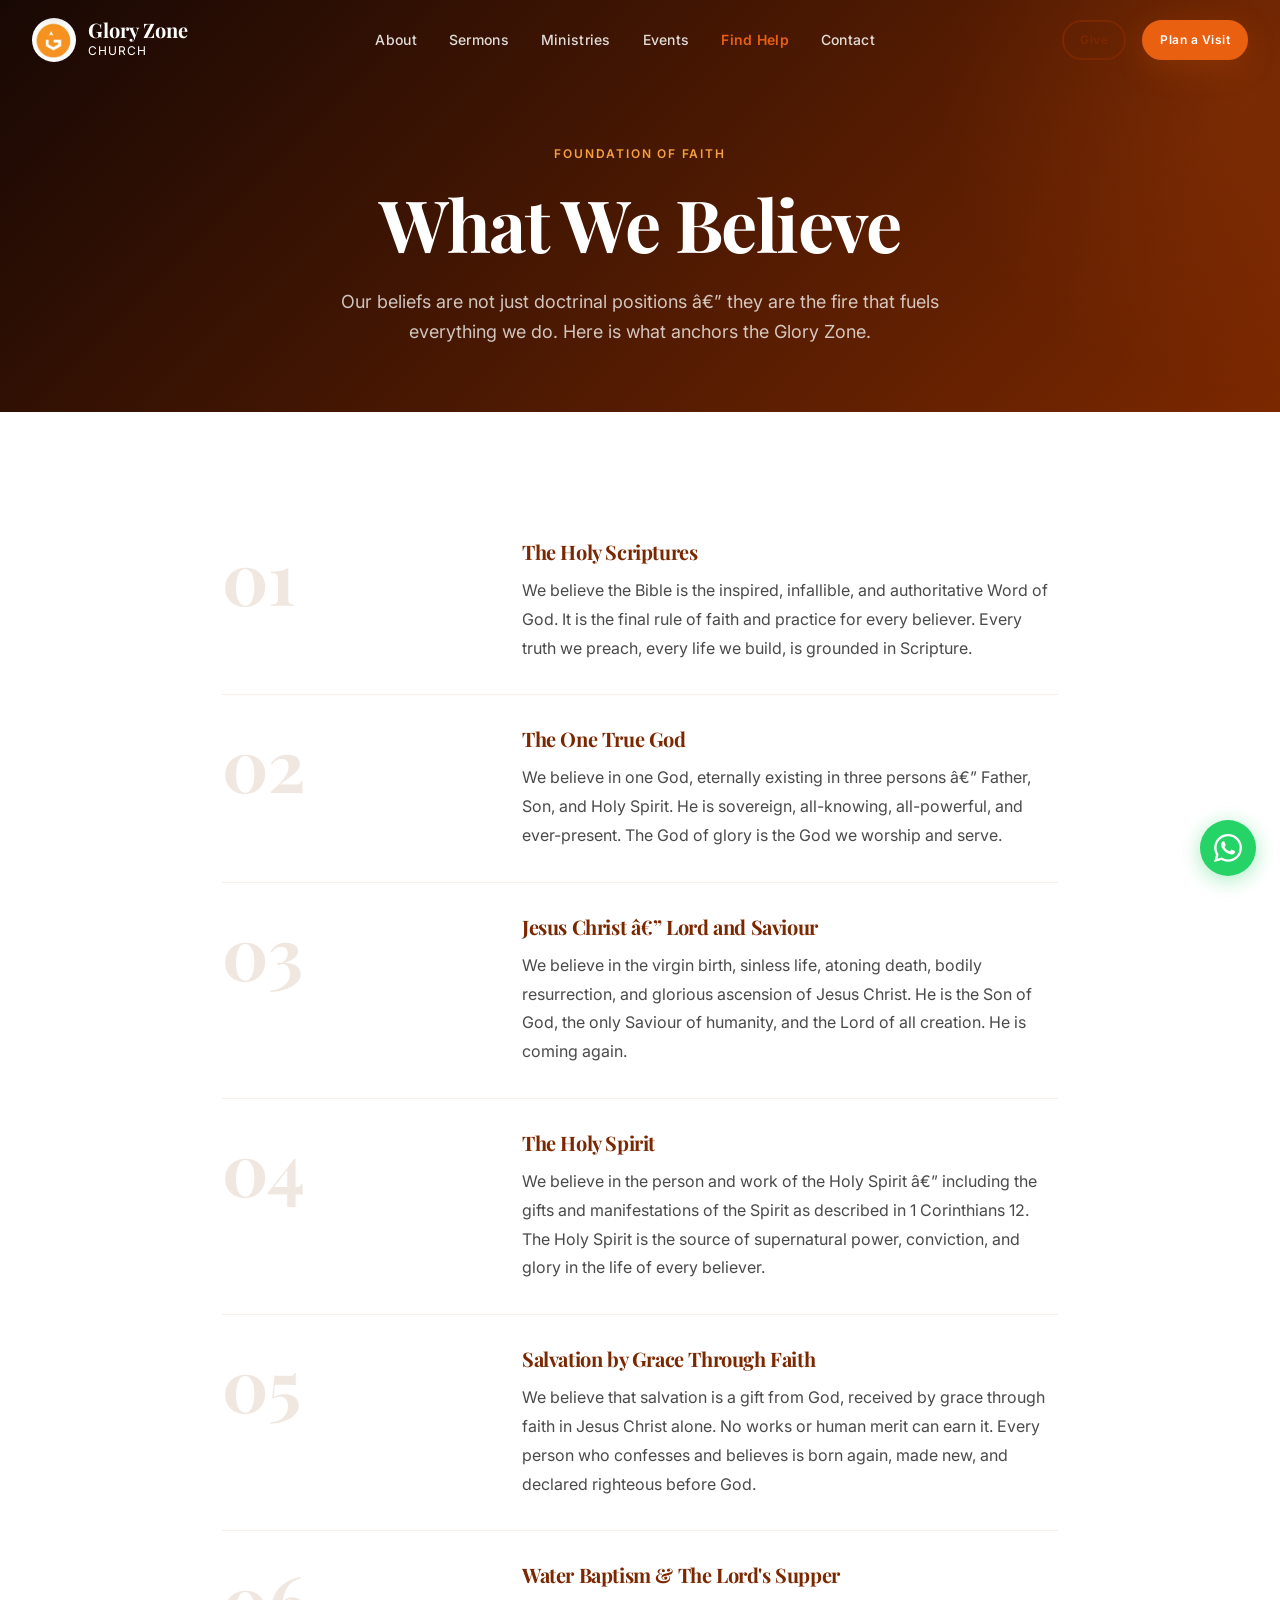
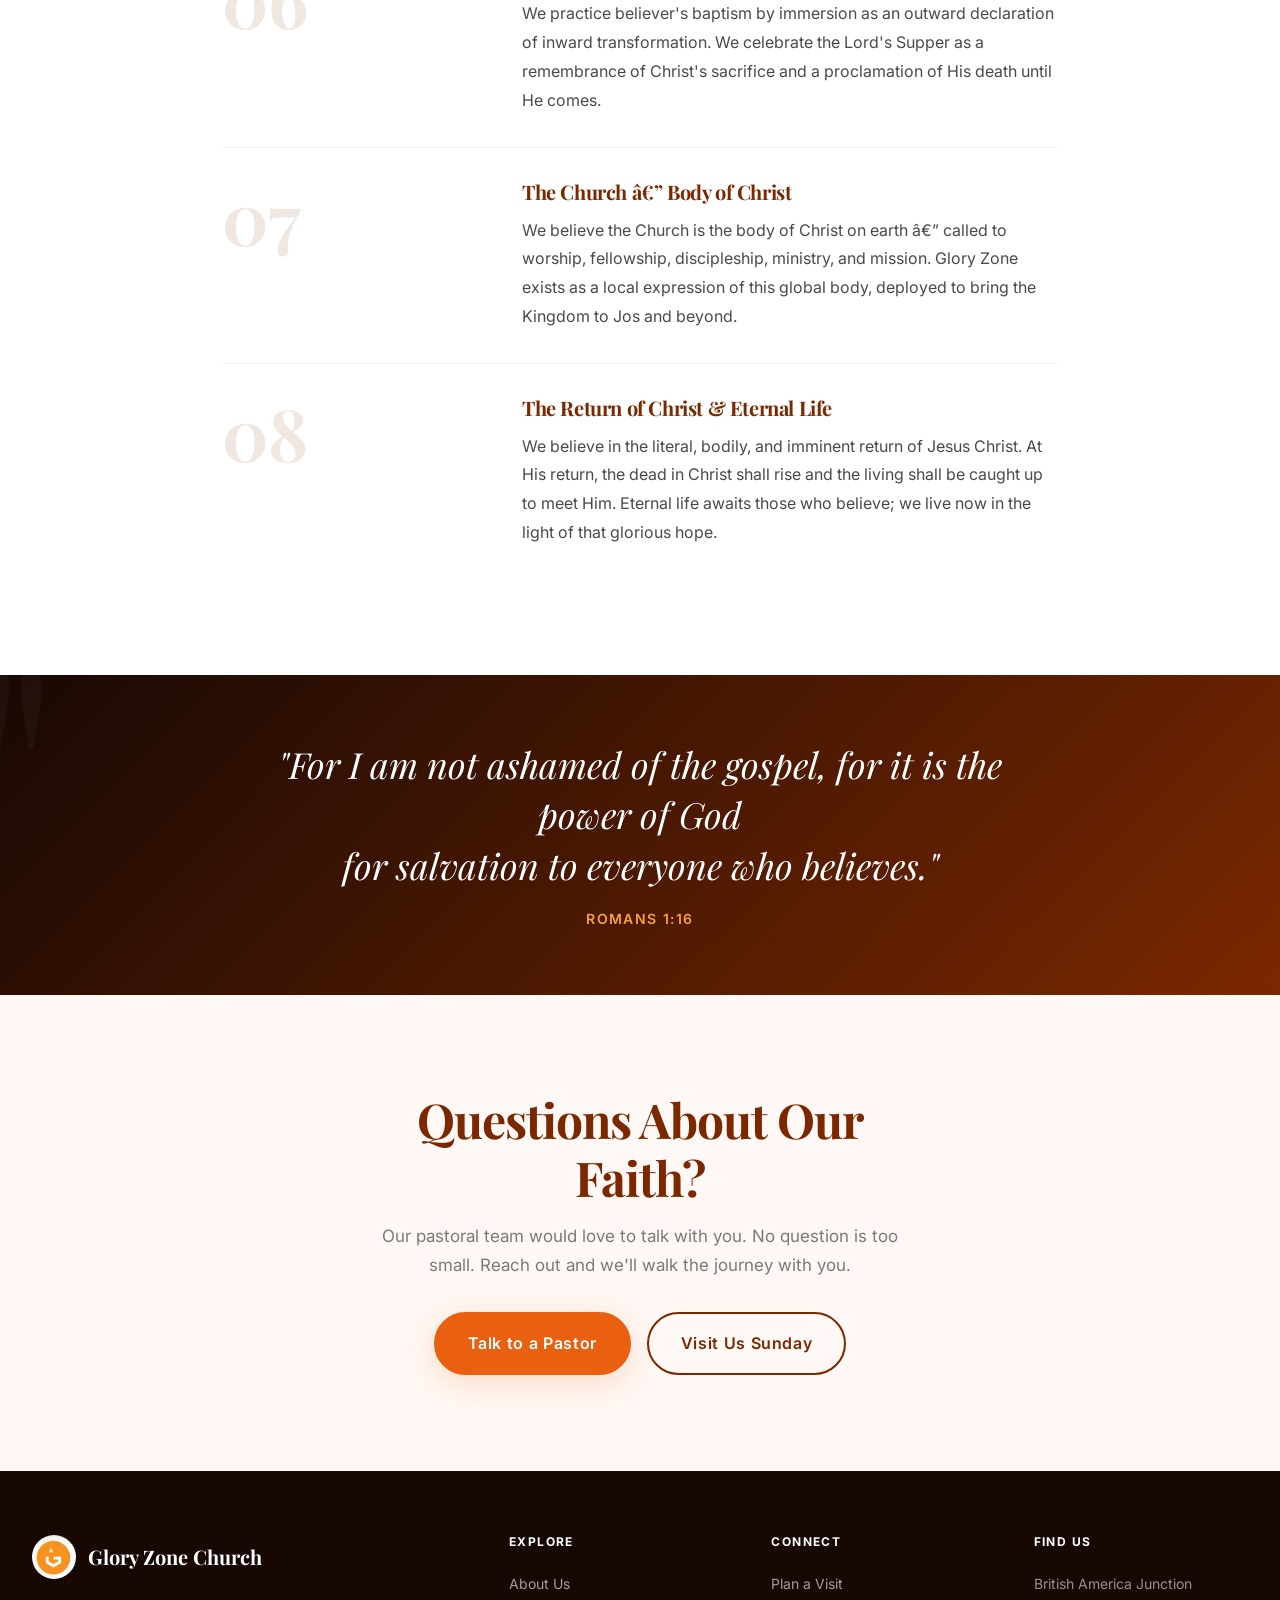
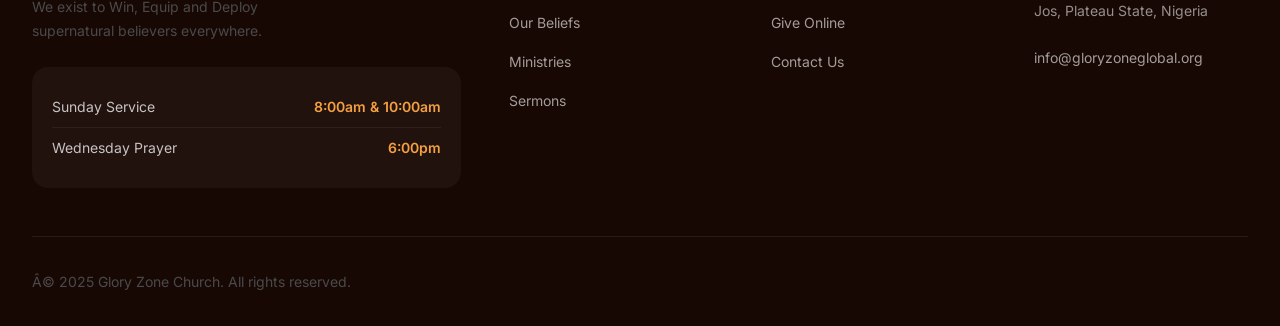
<file: beliefs.html>
﻿<!DOCTYPE html>
<html lang="en">
<head>
  <meta charset="UTF-8" />
  <meta name="viewport" content="width=device-width, initial-scale=1.0" />
  <meta name="description" content="What we believe â€” the core doctrinal foundations of Glory Zone Church, Jos, Nigeria." />
  <title>Our Beliefs â€” Glory Zone Church</title>
    <link rel="icon" href="logos/8YkVA8Vz_400x400.jpg" type="image/jpeg" />
  <link rel="apple-touch-icon" href="logos/8YkVA8Vz_400x400.jpg" />
  <link rel="preconnect" href="https://fonts.googleapis.com" />
    <link rel="icon" href="logos/8YkVA8Vz_400x400.jpg" type="image/jpeg" />
  <link rel="apple-touch-icon" href="logos/8YkVA8Vz_400x400.jpg" />
  <link rel="preconnect" href="https://fonts.gstatic.com" crossorigin />
  <link href="https://fonts.googleapis.com/css2?family=Playfair+Display:ital,wght@0,700;0,800;1,700&family=Inter:wght@400;500;600&display=swap" rel="stylesheet" />
  <link rel="stylesheet" href="css/style.css" />
</head>
<body>

  <nav class="nav nav--transparent" id="main-nav" data-transparent="true">
    <div class="nav__inner">
      <a href="index.html" class="nav__logo">
        <img src="logos/images.jpg" alt="Glory Zone Church" class="nav__logo-img" />
        <div><div class="nav__logo-text">Glory Zone</div><div class="nav__logo-sub">Church</div></div>
      </a>
      <ul class="nav__links">
        <li><a href="about.html" class="nav__link">About</a></li>
        <li><a href="sermons.html" class="nav__link">Sermons</a></li>
        <li><a href="ministries.html" class="nav__link">Ministries</a></li>
        <li><a href="events.html" class="nav__link">Events</a></li>
        <li><a href="find-help.html" class="nav__link nav__link--find-help">Find Help</a></li>
        <li><a href="contact.html" class="nav__link">Contact</a></li>
      </ul>
      <div class="nav__actions">
        <a href="give.html" class="btn btn--secondary btn--sm">Give</a>
        <a href="plan-visit.html" class="btn btn--primary btn--sm">Plan a Visit</a>
        <button class="nav__menu-btn" id="menu-btn"><span></span><span></span><span></span></button>
      </div>
    </div>
  </nav>
  <div class="mobile-nav" id="mobile-nav">
    <button class="mobile-nav__close" id="mobile-nav-close">âœ•</button>
    <ul class="mobile-nav__links">
      <li><a href="index.html" class="mobile-nav__link">Home</a></li>
      <li><a href="about.html" class="mobile-nav__link">About</a></li>
      <li><a href="sermons.html" class="mobile-nav__link">Sermons</a></li>
      <li><a href="ministries.html" class="mobile-nav__link">Ministries</a></li>
      <li><a href="events.html" class="mobile-nav__link">Events</a></li>
      <li><a href="find-help.html" class="mobile-nav__link mobile-nav__link--find-help">Find Help</a></li>
      <li><a href="plan-visit.html" class="mobile-nav__link">Plan a Visit</a></li>
      <li><a href="give.html" class="mobile-nav__link">Give</a></li>
      <li><a href="contact.html" class="mobile-nav__link">Contact</a></li>
    </ul>
  </div>

  <main>

    <div class="page-hero">
      <span class="page-hero__label">Foundation of Faith</span>
      <h1 class="page-hero__title">What We Believe</h1>
      <p class="page-hero__subtitle">
        Our beliefs are not just doctrinal positions â€” they are the fire that fuels everything we do.
        Here is what anchors the Glory Zone.
      </p>
    </div>

    <section class="section">
      <div class="container container--narrow">

        <div class="belief-item reveal">
          <div class="belief-item__number">01</div>
          <div>
            <h3 class="belief-item__title">The Holy Scriptures</h3>
            <p class="belief-item__desc">We believe the Bible is the inspired, infallible, and authoritative Word of God. It is the final rule of faith and practice for every believer. Every truth we preach, every life we build, is grounded in Scripture.</p>
          </div>
        </div>

        <div class="belief-item reveal">
          <div class="belief-item__number">02</div>
          <div>
            <h3 class="belief-item__title">The One True God</h3>
            <p class="belief-item__desc">We believe in one God, eternally existing in three persons â€” Father, Son, and Holy Spirit. He is sovereign, all-knowing, all-powerful, and ever-present. The God of glory is the God we worship and serve.</p>
          </div>
        </div>

        <div class="belief-item reveal">
          <div class="belief-item__number">03</div>
          <div>
            <h3 class="belief-item__title">Jesus Christ â€” Lord and Saviour</h3>
            <p class="belief-item__desc">We believe in the virgin birth, sinless life, atoning death, bodily resurrection, and glorious ascension of Jesus Christ. He is the Son of God, the only Saviour of humanity, and the Lord of all creation. He is coming again.</p>
          </div>
        </div>

        <div class="belief-item reveal">
          <div class="belief-item__number">04</div>
          <div>
            <h3 class="belief-item__title">The Holy Spirit</h3>
            <p class="belief-item__desc">We believe in the person and work of the Holy Spirit â€” including the gifts and manifestations of the Spirit as described in 1 Corinthians 12. The Holy Spirit is the source of supernatural power, conviction, and glory in the life of every believer.</p>
          </div>
        </div>

        <div class="belief-item reveal">
          <div class="belief-item__number">05</div>
          <div>
            <h3 class="belief-item__title">Salvation by Grace Through Faith</h3>
            <p class="belief-item__desc">We believe that salvation is a gift from God, received by grace through faith in Jesus Christ alone. No works or human merit can earn it. Every person who confesses and believes is born again, made new, and declared righteous before God.</p>
          </div>
        </div>

        <div class="belief-item reveal">
          <div class="belief-item__number">06</div>
          <div>
            <h3 class="belief-item__title">Water Baptism &amp; The Lord's Supper</h3>
            <p class="belief-item__desc">We practice believer's baptism by immersion as an outward declaration of inward transformation. We celebrate the Lord's Supper as a remembrance of Christ's sacrifice and a proclamation of His death until He comes.</p>
          </div>
        </div>

        <div class="belief-item reveal">
          <div class="belief-item__number">07</div>
          <div>
            <h3 class="belief-item__title">The Church â€” Body of Christ</h3>
            <p class="belief-item__desc">We believe the Church is the body of Christ on earth â€” called to worship, fellowship, discipleship, ministry, and mission. Glory Zone exists as a local expression of this global body, deployed to bring the Kingdom to Jos and beyond.</p>
          </div>
        </div>

        <div class="belief-item reveal">
          <div class="belief-item__number">08</div>
          <div>
            <h3 class="belief-item__title">The Return of Christ &amp; Eternal Life</h3>
            <p class="belief-item__desc">We believe in the literal, bodily, and imminent return of Jesus Christ. At His return, the dead in Christ shall rise and the living shall be caught up to meet Him. Eternal life awaits those who believe; we live now in the light of that glorious hope.</p>
          </div>
        </div>

      </div>
    </section>

    <!-- Scripture Banner -->
    <div class="scripture-banner">
      <p class="scripture-banner__text">
        "For I am not ashamed of the gospel, for it is the power of God<br>for salvation to everyone who believes."
      </p>
      <p class="scripture-banner__ref">Romans 1:16</p>
    </div>

    <section class="section section--warm" style="text-align:center;">
      <div class="container reveal">
        <div style="max-width:560px;margin:0 auto;">
          <h2 style="margin-bottom:16px;">Questions About Our Faith?</h2>
          <p style="font-size:17px;color:var(--color-muted);line-height:1.7;margin-bottom:32px;">Our pastoral team would love to talk with you. No question is too small. Reach out and we'll walk the journey with you.</p>
          <div style="display:flex;gap:16px;justify-content:center;flex-wrap:wrap;">
            <a href="contact.html" class="btn btn--primary btn--lg">Talk to a Pastor</a>
            <a href="plan-visit.html" class="btn btn--secondary btn--lg">Visit Us Sunday</a>
          </div>
        </div>
      </div>
    </section>

  </main>

  <footer class="footer">
    <div class="container">
      <div class="footer__grid">
        <div class="footer__brand">
          <a href="index.html" class="footer__logo"><img src="logos/images.jpg" alt="Glory Zone Church" class="footer__logo-img" /><span class="footer__logo-name">Glory Zone Church</span></a>
          <p class="footer__tagline">We exist to Win, Equip and Deploy supernatural believers everywhere.</p>
          <div class="footer__service-times">
            <div class="footer__service-time"><span>Sunday Service</span><span>8:00am &amp; 10:00am</span></div>
            <div class="footer__service-time"><span>Wednesday Prayer</span><span>6:00pm</span></div>
          </div>
        </div>
        <div><h4 class="footer__col-title">Explore</h4><ul class="footer__links"><li><a href="about.html" class="footer__link">About Us</a></li><li><a href="beliefs.html" class="footer__link">Our Beliefs</a></li><li><a href="ministries.html" class="footer__link">Ministries</a></li><li><a href="sermons.html" class="footer__link">Sermons</a></li></ul></div>
        <div><h4 class="footer__col-title">Connect</h4><ul class="footer__links"><li><a href="plan-visit.html" class="footer__link">Plan a Visit</a></li><li><a href="give.html" class="footer__link">Give Online</a></li><li><a href="contact.html" class="footer__link">Contact Us</a></li></ul></div>
        <div><h4 class="footer__col-title">Find Us</h4><ul class="footer__links"><li><span style="cursor:default;color:rgba(255,255,255,0.55);font-size:14px;">British America Junction<br>Jos, Plateau State, Nigeria</span></li><li style="margin-top:8px;"><a href="mailto:info@gloryzoneglobal.org" class="footer__link">info@gloryzoneglobal.org</a></li></ul></div>
      </div>
      <div class="footer__bottom"><p>Â© 2025 Glory Zone Church. All rights reserved.</p></div>
    </div>
  </footer>

  <a href="https://wa.me/2348000000000" class="whatsapp-float" target="_blank" rel="noopener" aria-label="WhatsApp">
    <svg viewBox="0 0 24 24"><path d="M17.472 14.382c-.297-.149-1.758-.867-2.03-.967-.273-.099-.471-.148-.67.15-.197.297-.767.966-.94 1.164-.173.199-.347.223-.644.075-.297-.15-1.255-.463-2.39-1.475-.883-.788-1.48-1.761-1.653-2.059-.173-.297-.018-.458.13-.606.134-.133.298-.347.446-.52.149-.174.198-.298.298-.497.099-.198.05-.371-.025-.52-.075-.149-.669-1.612-.916-2.207-.242-.579-.487-.5-.669-.51-.173-.008-.371-.01-.57-.01-.198 0-.52.074-.792.372-.272.297-1.04 1.016-1.04 2.479 0 1.462 1.065 2.875 1.213 3.074.149.198 2.096 3.2 5.077 4.487.709.306 1.262.489 1.694.625.712.227 1.36.195 1.871.118.571-.085 1.758-.719 2.006-1.413.248-.694.248-1.289.173-1.413-.074-.124-.272-.198-.57-.347m-5.421 7.403h-.004a9.87 9.87 0 01-5.031-1.378l-.361-.214-3.741.982.998-3.648-.235-.374a9.86 9.86 0 01-1.51-5.26c.001-5.45 4.436-9.884 9.888-9.884 2.64 0 5.122 1.03 6.988 2.898a9.825 9.825 0 012.893 6.994c-.003 5.45-4.437 9.884-9.885 9.884m8.413-18.297A11.815 11.815 0 0012.05 0C5.495 0 .16 5.335.157 11.892c0 2.096.547 4.142 1.588 5.945L.057 24l6.305-1.654a11.882 11.882 0 005.683 1.448h.005c6.554 0 11.89-5.335 11.893-11.893a11.821 11.821 0 00-3.48-8.413z" fill="white"/></svg>
  </a>
  <script src="js/main.js"></script>
</body>
</html>
</file>
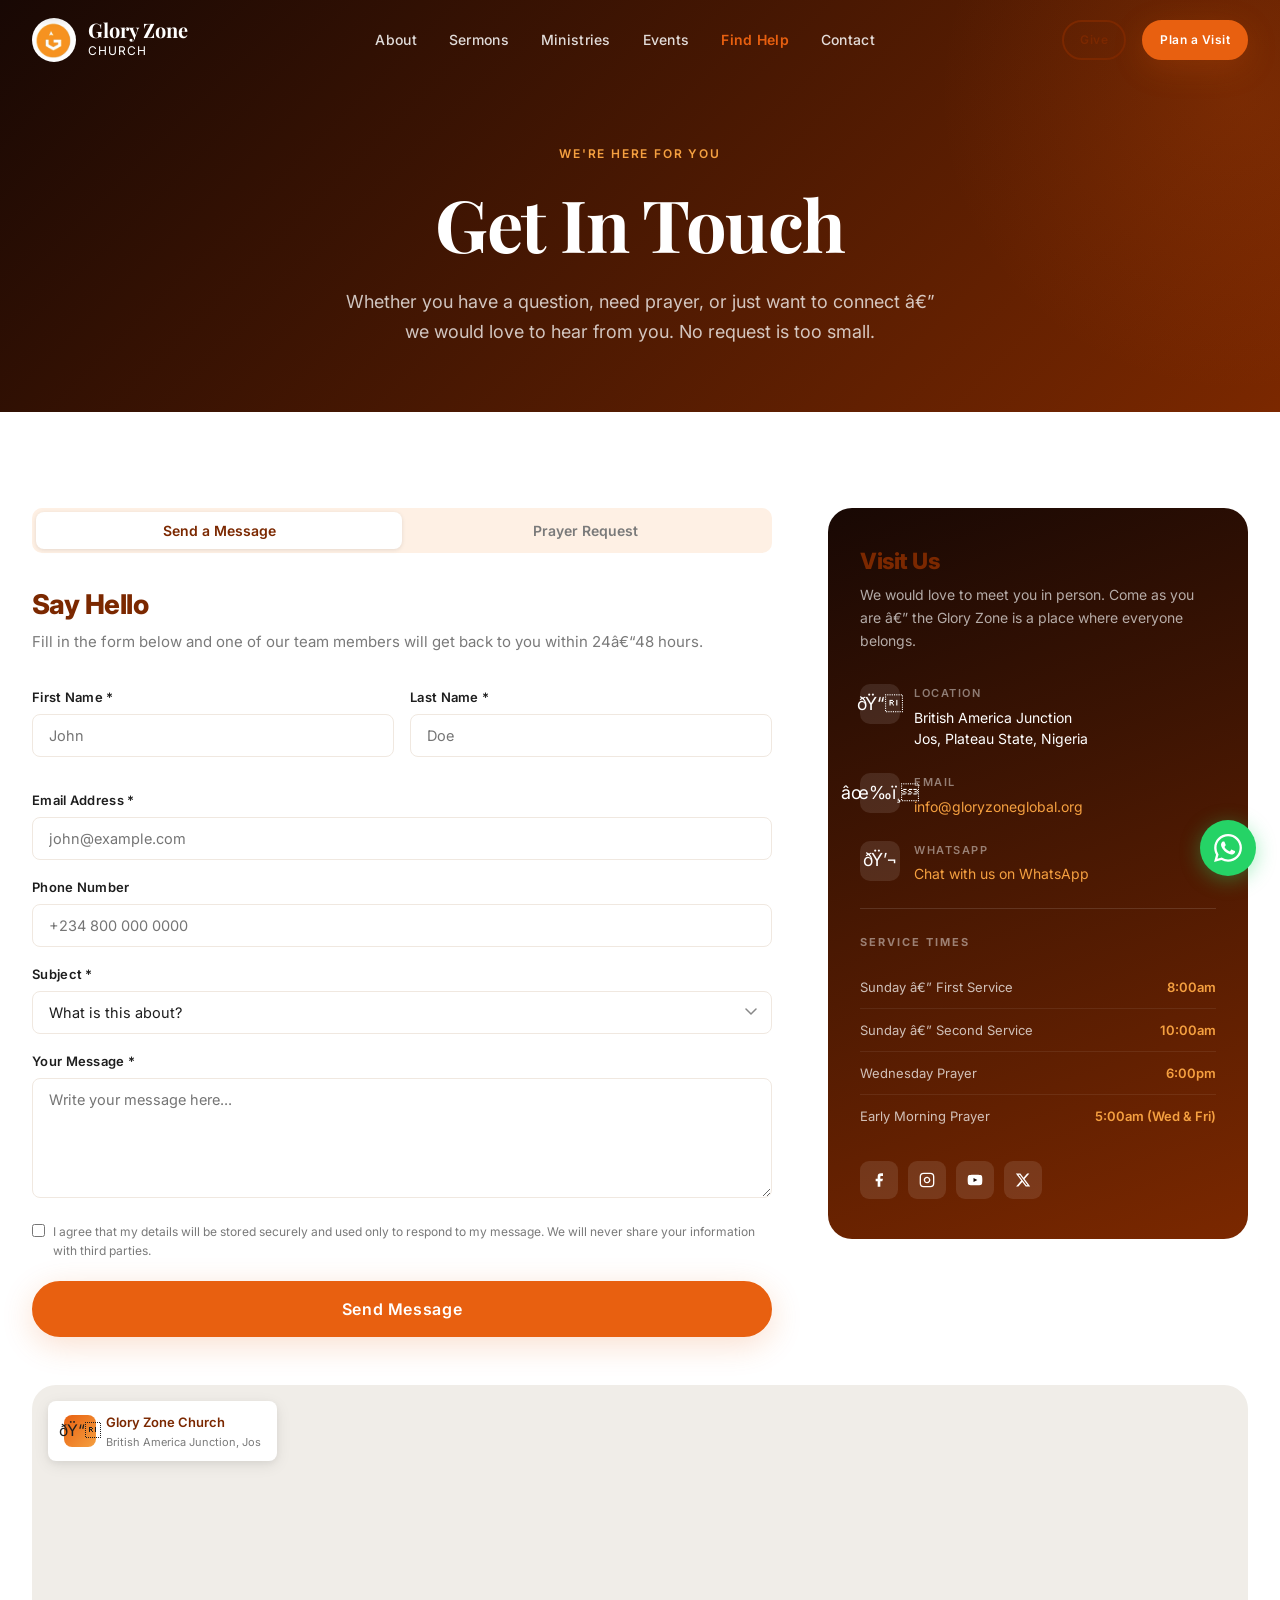
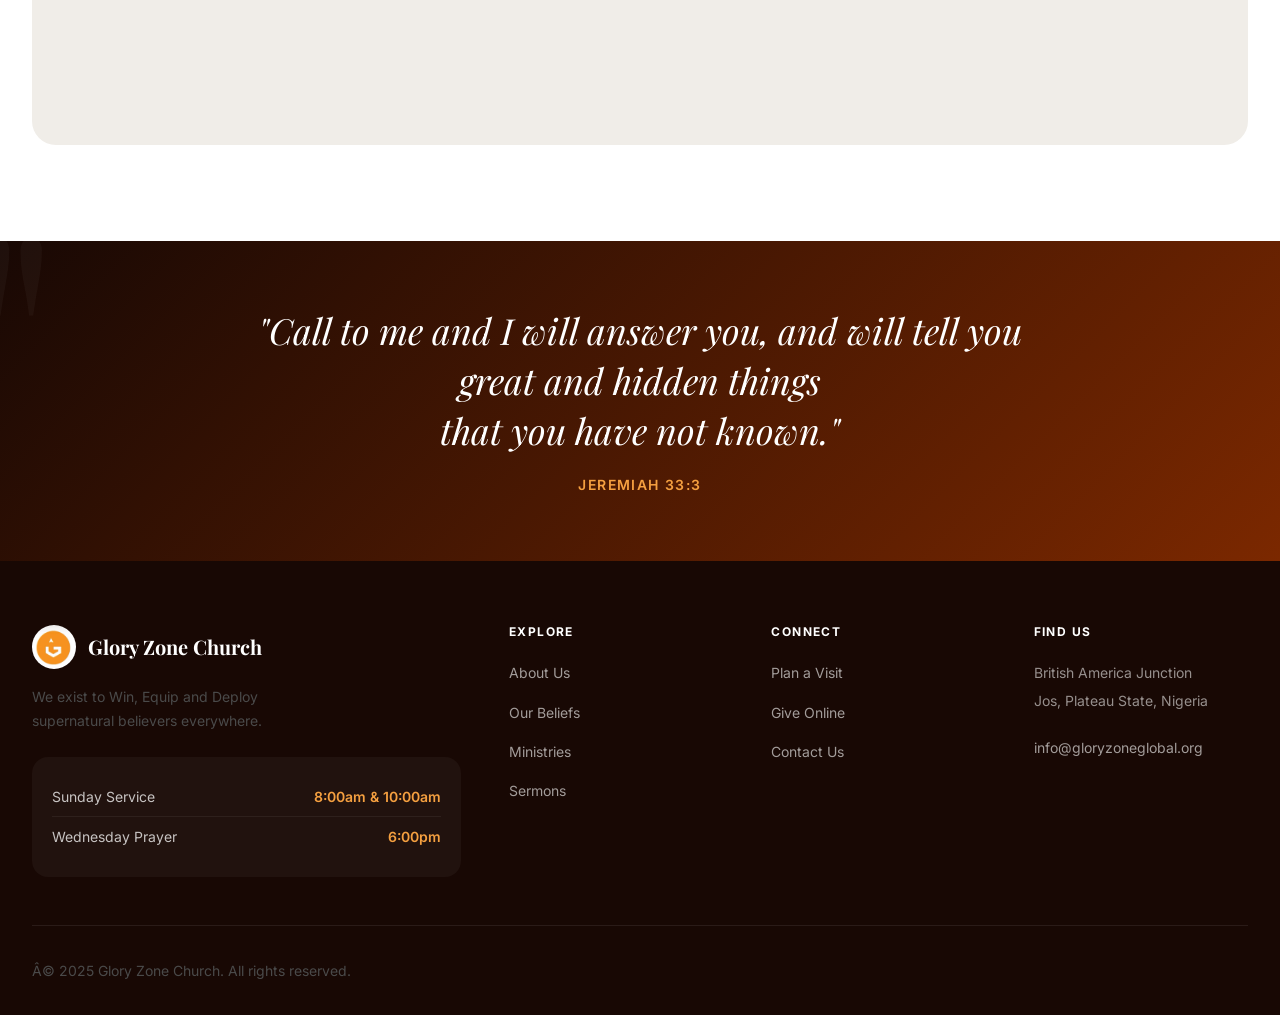
<file: contact.html>
﻿<!DOCTYPE html>
<html lang="en">
<head>
  <meta charset="UTF-8" />
  <meta name="viewport" content="width=device-width, initial-scale=1.0" />
  <meta name="description" content="Get in touch with Glory Zone Church â€” send a message, request prayer, or find us at British America Junction, Jos, Nigeria." />
  <title>Contact Us â€” Glory Zone Church</title>
    <link rel="icon" href="logos/8YkVA8Vz_400x400.jpg" type="image/jpeg" />
  <link rel="apple-touch-icon" href="logos/8YkVA8Vz_400x400.jpg" />
  <link rel="preconnect" href="https://fonts.googleapis.com" />
    <link rel="icon" href="logos/8YkVA8Vz_400x400.jpg" type="image/jpeg" />
  <link rel="apple-touch-icon" href="logos/8YkVA8Vz_400x400.jpg" />
  <link rel="preconnect" href="https://fonts.gstatic.com" crossorigin />
  <link href="https://fonts.googleapis.com/css2?family=Playfair+Display:ital,wght@0,700;0,800;1,700&family=Inter:wght@400;500;600&display=swap" rel="stylesheet" />
  <link rel="stylesheet" href="css/style.css" />
  <style>
    /* â”€â”€ Contact page styles â”€â”€ */
    .contact-layout {
      display: grid;
      grid-template-columns: 1fr 420px;
      gap: 56px;
      align-items: start;
    }

    /* Tab switcher */
    .form-tabs {
      display: flex;
      gap: 0;
      background: var(--color-accent-subtle);
      border-radius: 10px;
      padding: 4px;
      margin-bottom: 36px;
    }
    .form-tab {
      flex: 1;
      padding: 10px 16px;
      border: none;
      background: transparent;
      border-radius: 8px;
      font-family: var(--font-body);
      font-size: 14px;
      font-weight: 600;
      color: var(--color-muted);
      cursor: pointer;
      transition: all 0.2s;
    }
    .form-tab.active {
      background: #fff;
      color: var(--color-primary);
      box-shadow: 0 1px 4px rgba(0,0,0,0.1);
    }

    .form-panel { display: none; }
    .form-panel.active { display: block; }

    /* Form styles */
    .contact-form__title {
      font-family: var(--font-display);
      font-size: 1.7rem;
      font-weight: 800;
      color: var(--color-primary);
      margin-bottom: 8px;
    }
    .contact-form__subtitle {
      font-size: 15px;
      color: var(--color-muted);
      line-height: 1.6;
      margin-bottom: 32px;
    }
    .form-row {
      display: grid;
      grid-template-columns: 1fr 1fr;
      gap: 16px;
      margin-bottom: 16px;
    }
    .form-group {
      margin-bottom: 16px;
    }
    .form-group label {
      display: block;
      font-size: 13px;
      font-weight: 600;
      color: var(--color-text);
      margin-bottom: 6px;
      letter-spacing: 0.3px;
    }
    .form-group input,
    .form-group select,
    .form-group textarea {
      width: 100%;
      padding: 12px 16px;
      border: 1.5px solid var(--color-border);
      border-radius: var(--radius-md);
      font-family: var(--font-body);
      font-size: 14.5px;
      color: var(--color-text);
      background: #fff;
      transition: border-color 0.2s, box-shadow 0.2s;
      box-sizing: border-box;
    }
    .form-group input:focus,
    .form-group select:focus,
    .form-group textarea:focus {
      outline: none;
      border-color: var(--color-accent);
      box-shadow: 0 0 0 3px rgba(232,96,16,0.12);
    }
    .form-group textarea {
      resize: vertical;
      min-height: 120px;
    }
    .form-group select {
      appearance: none;
      background-image: url("data:image/svg+xml,%3Csvg width='12' height='8' viewBox='0 0 12 8' fill='none' xmlns='http://www.w3.org/2000/svg'%3E%3Cpath d='M1 1l5 5 5-5' stroke='%23888' stroke-width='1.5' stroke-linecap='round'/%3E%3C/svg%3E");
      background-repeat: no-repeat;
      background-position: right 14px center;
      padding-right: 40px;
      cursor: pointer;
    }
    .privacy-note {
      font-size: 12px;
      color: var(--color-muted);
      margin-bottom: 20px;
      display: flex;
      align-items: flex-start;
      gap: 8px;
      line-height: 1.6;
    }
    .privacy-note input[type="checkbox"] {
      margin-top: 2px;
      accent-color: var(--color-accent);
      flex-shrink: 0;
    }

    /* Sidebar info card */
    .contact-info-card {
      background: linear-gradient(160deg, #180804 0%, #7B2800 100%);
      border-radius: var(--radius-xl);
      padding: 40px 32px;
      color: #fff;
      position: sticky;
      top: 90px;
    }
    .contact-info-card__title {
      font-family: var(--font-display);
      font-size: 1.4rem;
      font-weight: 800;
      margin-bottom: 8px;
    }
    .contact-info-card__intro {
      font-size: 14px;
      color: rgba(255,255,255,0.65);
      line-height: 1.65;
      margin-bottom: 32px;
    }
    .contact-info-item {
      display: flex;
      align-items: flex-start;
      gap: 14px;
      margin-bottom: 24px;
    }
    .contact-info-item__icon {
      width: 40px;
      height: 40px;
      border-radius: 10px;
      background: rgba(255,255,255,0.1);
      display: flex;
      align-items: center;
      justify-content: center;
      font-size: 18px;
      flex-shrink: 0;
    }
    .contact-info-item__label {
      font-size: 11px;
      font-weight: 600;
      letter-spacing: 1.5px;
      text-transform: uppercase;
      color: rgba(255,255,255,0.45);
      margin-bottom: 4px;
    }
    .contact-info-item__value {
      font-size: 14px;
      color: #fff;
      line-height: 1.5;
    }
    .contact-info-item__value a {
      color: var(--color-accent-light);
      text-decoration: none;
    }
    .contact-info-item__value a:hover { text-decoration: underline; }

    .service-schedule {
      border-top: 1px solid rgba(255,255,255,0.12);
      padding-top: 24px;
      margin-top: 8px;
    }
    .service-schedule__title {
      font-size: 11px;
      font-weight: 700;
      letter-spacing: 2px;
      text-transform: uppercase;
      color: rgba(255,255,255,0.45);
      margin-bottom: 14px;
    }
    .service-row {
      display: flex;
      justify-content: space-between;
      align-items: center;
      padding: 10px 0;
      border-bottom: 1px solid rgba(255,255,255,0.07);
      font-size: 13px;
    }
    .service-row:last-child { border-bottom: none; }
    .service-row__name { color: rgba(255,255,255,0.72); }
    .service-row__time { color: var(--color-accent-light); font-weight: 600; }

    .social-links {
      display: flex;
      gap: 10px;
      margin-top: 24px;
    }
    .social-link {
      width: 38px;
      height: 38px;
      border-radius: 9px;
      background: rgba(255,255,255,0.1);
      display: flex;
      align-items: center;
      justify-content: center;
      color: #fff;
      text-decoration: none;
      font-size: 16px;
      transition: background 0.2s;
    }
    .social-link:hover { background: var(--color-accent); }

    /* Map embed */
    .map-section {
      background: #f0ede8;
      border-radius: var(--radius-xl);
      overflow: hidden;
      height: 360px;
      position: relative;
      margin-top: 48px;
    }
    .map-section iframe {
      width: 100%;
      height: 100%;
      border: none;
    }
    .map-overlay-label {
      position: absolute;
      top: 16px;
      left: 16px;
      background: #fff;
      border-radius: var(--radius-md);
      padding: 10px 16px;
      box-shadow: var(--shadow-md);
      display: flex;
      align-items: center;
      gap: 10px;
    }
    .map-overlay-label__icon {
      width: 32px;
      height: 32px;
      border-radius: 8px;
      background: linear-gradient(135deg, #E86010, #F5A040);
      display: flex;
      align-items: center;
      justify-content: center;
      font-size: 16px;
      flex-shrink: 0;
    }
    .map-overlay-label__text { font-size: 13px; font-weight: 600; color: var(--color-primary); }
    .map-overlay-label__sub { font-size: 11px; color: var(--color-muted); }

    /* Prayer request specific */
    .prayer-intro {
      background: var(--color-accent-subtle);
      border-radius: var(--radius-md);
      padding: 16px 20px;
      margin-bottom: 24px;
      border-left: 3px solid var(--color-accent);
    }
    .prayer-intro p {
      font-size: 14px;
      color: var(--color-text);
      line-height: 1.65;
      margin: 0;
    }

    /* Success message */
    .form-success {
      display: none;
      background: #F0FEF4;
      border: 1.5px solid #30C060;
      border-radius: var(--radius-md);
      padding: 24px;
      text-align: center;
    }
    .form-success__icon { font-size: 40px; margin-bottom: 12px; }
    .form-success__title { font-size: 18px; font-weight: 700; color: #1E8040; margin-bottom: 6px; }
    .form-success__desc { font-size: 14px; color: #2E7050; }

    @media (max-width: 960px) {
      .contact-layout { grid-template-columns: 1fr; }
      .contact-info-card { position: static; order: -1; }
      .form-row { grid-template-columns: 1fr; }
    }
    @media (max-width: 480px) {
      .form-tab { font-size: 12px; padding: 10px 10px; }
    }
  </style>
</head>
<body>

  <nav class="nav nav--transparent" id="main-nav" data-transparent="true">
    <div class="nav__inner">
      <a href="index.html" class="nav__logo">
        <img src="logos/images.jpg" alt="Glory Zone Church" class="nav__logo-img" />
        <div><div class="nav__logo-text">Glory Zone</div><div class="nav__logo-sub">Church</div></div>
      </a>
      <ul class="nav__links">
        <li><a href="about.html" class="nav__link">About</a></li>
        <li><a href="sermons.html" class="nav__link">Sermons</a></li>
        <li><a href="ministries.html" class="nav__link">Ministries</a></li>
        <li><a href="events.html" class="nav__link">Events</a></li>
        <li><a href="find-help.html" class="nav__link nav__link--find-help">Find Help</a></li>
        <li><a href="contact.html" class="nav__link nav__link--active">Contact</a></li>
      </ul>
      <div class="nav__actions">
        <a href="give.html" class="btn btn--secondary btn--sm">Give</a>
        <a href="plan-visit.html" class="btn btn--primary btn--sm">Plan a Visit</a>
        <button class="nav__menu-btn" id="menu-btn"><span></span><span></span><span></span></button>
      </div>
    </div>
  </nav>
  <div class="mobile-nav" id="mobile-nav">
    <button class="mobile-nav__close" id="mobile-nav-close">âœ•</button>
    <ul class="mobile-nav__links">
      <li><a href="index.html" class="mobile-nav__link">Home</a></li>
      <li><a href="about.html" class="mobile-nav__link">About</a></li>
      <li><a href="sermons.html" class="mobile-nav__link">Sermons</a></li>
      <li><a href="ministries.html" class="mobile-nav__link">Ministries</a></li>
      <li><a href="events.html" class="mobile-nav__link">Events</a></li>
      <li><a href="find-help.html" class="mobile-nav__link mobile-nav__link--find-help">Find Help</a></li>
      <li><a href="plan-visit.html" class="mobile-nav__link">Plan a Visit</a></li>
      <li><a href="give.html" class="mobile-nav__link">Give</a></li>
      <li><a href="contact.html" class="mobile-nav__link">Contact</a></li>
    </ul>
  </div>

  <main>

    <div class="page-hero">
      <span class="page-hero__label">We're Here For You</span>
      <h1 class="page-hero__title">Get In Touch</h1>
      <p class="page-hero__subtitle">
        Whether you have a question, need prayer, or just want to connect â€”
        we would love to hear from you. No request is too small.
      </p>
    </div>

    <section class="section">
      <div class="container">
        <div class="contact-layout">

          <!-- Left: Forms -->
          <div>
            <div class="form-tabs" role="tablist">
              <button class="form-tab active" onclick="switchTab('contact', this)" role="tab" aria-selected="true">Send a Message</button>
              <button class="form-tab" onclick="switchTab('prayer', this)" role="tab" aria-selected="false">Prayer Request</button>
            </div>

            <!-- Contact Form -->
            <div class="form-panel active" id="panel-contact">
              <h2 class="contact-form__title">Say Hello</h2>
              <p class="contact-form__subtitle">Fill in the form below and one of our team members will get back to you within 24â€“48 hours.</p>

              <div class="form-success" id="contact-success">
                <div class="form-success__icon">âœ…</div>
                <div class="form-success__title">Message Received!</div>
                <p class="form-success__desc">Thank you for reaching out. Our team will be in touch with you shortly.</p>
              </div>

              <form id="contact-form" onsubmit="handleContactSubmit(event)">
                <div class="form-row">
                  <div class="form-group">
                    <label for="first-name">First Name *</label>
                    <input type="text" id="first-name" name="first_name" required placeholder="John" />
                  </div>
                  <div class="form-group">
                    <label for="last-name">Last Name *</label>
                    <input type="text" id="last-name" name="last_name" required placeholder="Doe" />
                  </div>
                </div>
                <div class="form-group">
                  <label for="email">Email Address *</label>
                  <input type="email" id="email" name="email" required placeholder="john@example.com" />
                </div>
                <div class="form-group">
                  <label for="phone">Phone Number</label>
                  <input type="tel" id="phone" name="phone" placeholder="+234 800 000 0000" />
                </div>
                <div class="form-group">
                  <label for="subject">Subject *</label>
                  <select id="subject" name="subject" required>
                    <option value="" disabled selected>What is this about?</option>
                    <option value="general">General Enquiry</option>
                    <option value="visit">Planning a Visit</option>
                    <option value="ministry">Ministry Information</option>
                    <option value="pastoral">Speak to a Pastor</option>
                    <option value="partnership">Partnership / Giving</option>
                    <option value="media">Media &amp; Press</option>
                    <option value="other">Other</option>
                  </select>
                </div>
                <div class="form-group">
                  <label for="message">Your Message *</label>
                  <textarea id="message" name="message" required placeholder="Write your message here..."></textarea>
                </div>
                <label class="privacy-note">
                  <input type="checkbox" required />
                  I agree that my details will be stored securely and used only to respond to my message. We will never share your information with third parties.
                </label>
                <button type="submit" class="btn btn--primary btn--lg" style="width:100%;">Send Message</button>
              </form>
            </div>

            <!-- Prayer Request Form -->
            <div class="form-panel" id="panel-prayer">
              <h2 class="contact-form__title">Request Prayer</h2>
              <p class="contact-form__subtitle">Our pastoral team and intercessors pray over every request submitted. You are not alone.</p>

              <div class="prayer-intro">
                <p>"The prayer of a righteous person is powerful and effective." â€” James 5:16. Share your need and our prayer team will stand with you in faith.</p>
              </div>

              <div class="form-success" id="prayer-success">
                <div class="form-success__icon">ðŸ™</div>
                <div class="form-success__title">Prayer Request Received</div>
                <p class="form-success__desc">Our intercessors will be praying for you. God hears every prayer.</p>
              </div>

              <form id="prayer-form" onsubmit="handlePrayerSubmit(event)">
                <div class="form-row">
                  <div class="form-group">
                    <label for="p-first-name">First Name *</label>
                    <input type="text" id="p-first-name" name="first_name" required placeholder="John" />
                  </div>
                  <div class="form-group">
                    <label for="p-last-name">Last Name</label>
                    <input type="text" id="p-last-name" name="last_name" placeholder="(optional)" />
                  </div>
                </div>
                <div class="form-group">
                  <label for="p-email">Email Address</label>
                  <input type="email" id="p-email" name="email" placeholder="So we can follow up with you (optional)" />
                </div>
                <div class="form-group">
                  <label for="prayer-category">Prayer Category *</label>
                  <select id="prayer-category" name="category" required>
                    <option value="" disabled selected>What do you need prayer for?</option>
                    <option value="healing">Healing &amp; Health</option>
                    <option value="family">Family &amp; Relationships</option>
                    <option value="finances">Finances &amp; Work</option>
                    <option value="salvation">Salvation (for yourself or loved one)</option>
                    <option value="deliverance">Deliverance &amp; Spiritual Freedom</option>
                    <option value="guidance">Guidance &amp; Direction</option>
                    <option value="grief">Grief &amp; Loss</option>
                    <option value="thanksgiving">Thanksgiving &amp; Praise</option>
                    <option value="other">Other</option>
                  </select>
                </div>
                <div class="form-group">
                  <label for="prayer-request">Your Prayer Request *</label>
                  <textarea id="prayer-request" name="request" required placeholder="Share what is on your heart. This is a safe place..." style="min-height:150px;"></textarea>
                </div>
                <div class="form-group">
                  <label for="confidentiality">Confidentiality *</label>
                  <select id="confidentiality" name="confidentiality" required>
                    <option value="" disabled selected>Who should know about this?</option>
                    <option value="pastoral">Pastoral Team Only</option>
                    <option value="intercessors">Intercessory Prayer Team</option>
                    <option value="public">You can share publicly (anonymously)</option>
                  </select>
                </div>
                <label class="privacy-note">
                  <input type="checkbox" required />
                  I understand that my prayer request will be handled with care and confidentiality according to my preference above.
                </label>
                <button type="submit" class="btn btn--primary btn--lg" style="width:100%;">Submit Prayer Request</button>
              </form>
            </div>

          </div>

          <!-- Right: Info Sidebar -->
          <div>
            <div class="contact-info-card">
              <h3 class="contact-info-card__title">Visit Us</h3>
              <p class="contact-info-card__intro">We would love to meet you in person. Come as you are â€” the Glory Zone is a place where everyone belongs.</p>

              <div class="contact-info-item">
                <div class="contact-info-item__icon">ðŸ“</div>
                <div>
                  <div class="contact-info-item__label">Location</div>
                  <div class="contact-info-item__value">British America Junction<br>Jos, Plateau State, Nigeria</div>
                </div>
              </div>

              <div class="contact-info-item">
                <div class="contact-info-item__icon">âœ‰ï¸</div>
                <div>
                  <div class="contact-info-item__label">Email</div>
                  <div class="contact-info-item__value"><a href="mailto:info@gloryzoneglobal.org">info@gloryzoneglobal.org</a></div>
                </div>
              </div>

              <div class="contact-info-item">
                <div class="contact-info-item__icon">ðŸ’¬</div>
                <div>
                  <div class="contact-info-item__label">WhatsApp</div>
                  <div class="contact-info-item__value"><a href="https://wa.me/2348000000000" target="_blank" rel="noopener">Chat with us on WhatsApp</a></div>
                </div>
              </div>

              <div class="service-schedule">
                <div class="service-schedule__title">Service Times</div>
                <div class="service-row">
                  <span class="service-row__name">Sunday â€” First Service</span>
                  <span class="service-row__time">8:00am</span>
                </div>
                <div class="service-row">
                  <span class="service-row__name">Sunday â€” Second Service</span>
                  <span class="service-row__time">10:00am</span>
                </div>
                <div class="service-row">
                  <span class="service-row__name">Wednesday Prayer</span>
                  <span class="service-row__time">6:00pm</span>
                </div>
                <div class="service-row">
                  <span class="service-row__name">Early Morning Prayer</span>
                  <span class="service-row__time">5:00am (Wed & Fri)</span>
                </div>
              </div>

              <div class="social-links">
                <a href="#" class="social-link" aria-label="Facebook" title="Facebook">
                  <svg width="16" height="16" viewBox="0 0 24 24" fill="currentColor"><path d="M18 2h-3a5 5 0 00-5 5v3H7v4h3v8h4v-8h3l1-4h-4V7a1 1 0 011-1h3z"/></svg>
                </a>
                <a href="#" class="social-link" aria-label="Instagram" title="Instagram">
                  <svg width="16" height="16" viewBox="0 0 24 24" fill="none" stroke="currentColor" stroke-width="2"><rect x="2" y="2" width="20" height="20" rx="5" ry="5"/><path d="M16 11.37A4 4 0 1112.63 8 4 4 0 0116 11.37z"/><line x1="17.5" y1="6.5" x2="17.51" y2="6.5"/></svg>
                </a>
                <a href="#" class="social-link" aria-label="YouTube" title="YouTube">
                  <svg width="16" height="16" viewBox="0 0 24 24" fill="currentColor"><path d="M22.54 6.42a2.78 2.78 0 00-1.95-1.96C18.88 4 12 4 12 4s-6.88 0-8.59.46a2.78 2.78 0 00-1.95 1.96A29 29 0 001 12a29 29 0 00.46 5.58A2.78 2.78 0 003.41 19.6C5.12 20 12 20 12 20s6.88 0 8.59-.46a2.78 2.78 0 001.95-1.95A29 29 0 0023 12a29 29 0 00-.46-5.58z"/><polygon fill="#180804" points="9.75 15.02 15.5 12 9.75 8.98 9.75 15.02"/></svg>
                </a>
                <a href="#" class="social-link" aria-label="Twitter / X" title="Twitter / X">
                  <svg width="16" height="16" viewBox="0 0 24 24" fill="currentColor"><path d="M18.244 2.25h3.308l-7.227 8.26 8.502 11.24H16.17l-5.214-6.817L4.99 21.75H1.68l7.73-8.835L1.254 2.25H8.08l4.713 6.231zm-1.161 17.52h1.833L7.084 4.126H5.117z"/></svg>
                </a>
              </div>

            </div>
          </div>

        </div>

        <!-- Map -->
        <div class="map-section reveal">
          <iframe
            src="https://www.google.com/maps/embed?pb=!1m18!1m12!1m3!1d31616.25!2d8.8966!3d9.9231!2m3!1f0!2f0!3f0!3m2!1i1024!2i768!4f13.1!3m3!1m2!1s0x105375a4f4b1da51%3A0x3a4b63a638c76b87!2sJos%2C%20Plateau%20State%2C%20Nigeria!5e0!3m2!1sen!2sng!4v1700000000000"
            allowfullscreen=""
            loading="lazy"
            referrerpolicy="no-referrer-when-downgrade"
            title="Glory Zone Church location â€” Jos, Nigeria">
          </iframe>
          <div class="map-overlay-label">
            <div class="map-overlay-label__icon">ðŸ“</div>
            <div>
              <div class="map-overlay-label__text">Glory Zone Church</div>
              <div class="map-overlay-label__sub">British America Junction, Jos</div>
            </div>
          </div>
        </div>

      </div>
    </section>

    <!-- Scripture Banner -->
    <div class="scripture-banner">
      <p class="scripture-banner__text">
        "Call to me and I will answer you, and will tell you great and hidden things<br>that you have not known."
      </p>
      <p class="scripture-banner__ref">Jeremiah 33:3</p>
    </div>

  </main>

  <footer class="footer">
    <div class="container">
      <div class="footer__grid">
        <div class="footer__brand">
          <a href="index.html" class="footer__logo"><img src="logos/images.jpg" alt="Glory Zone Church" class="footer__logo-img" /><span class="footer__logo-name">Glory Zone Church</span></a>
          <p class="footer__tagline">We exist to Win, Equip and Deploy supernatural believers everywhere.</p>
          <div class="footer__service-times">
            <div class="footer__service-time"><span>Sunday Service</span><span>8:00am &amp; 10:00am</span></div>
            <div class="footer__service-time"><span>Wednesday Prayer</span><span>6:00pm</span></div>
          </div>
        </div>
        <div><h4 class="footer__col-title">Explore</h4><ul class="footer__links"><li><a href="about.html" class="footer__link">About Us</a></li><li><a href="beliefs.html" class="footer__link">Our Beliefs</a></li><li><a href="ministries.html" class="footer__link">Ministries</a></li><li><a href="sermons.html" class="footer__link">Sermons</a></li></ul></div>
        <div><h4 class="footer__col-title">Connect</h4><ul class="footer__links"><li><a href="plan-visit.html" class="footer__link">Plan a Visit</a></li><li><a href="give.html" class="footer__link">Give Online</a></li><li><a href="contact.html" class="footer__link">Contact Us</a></li></ul></div>
        <div><h4 class="footer__col-title">Find Us</h4><ul class="footer__links"><li><span style="cursor:default;color:rgba(255,255,255,0.55);font-size:14px;">British America Junction<br>Jos, Plateau State, Nigeria</span></li><li style="margin-top:8px;"><a href="mailto:info@gloryzoneglobal.org" class="footer__link">info@gloryzoneglobal.org</a></li></ul></div>
      </div>
      <div class="footer__bottom"><p>Â© 2025 Glory Zone Church. All rights reserved.</p></div>
    </div>
  </footer>

  <a href="https://wa.me/2348000000000" class="whatsapp-float" target="_blank" rel="noopener" aria-label="WhatsApp">
    <svg viewBox="0 0 24 24"><path d="M17.472 14.382c-.297-.149-1.758-.867-2.03-.967-.273-.099-.471-.148-.67.15-.197.297-.767.966-.94 1.164-.173.199-.347.223-.644.075-.297-.15-1.255-.463-2.39-1.475-.883-.788-1.48-1.761-1.653-2.059-.173-.297-.018-.458.13-.606.134-.133.298-.347.446-.52.149-.174.198-.298.298-.497.099-.198.05-.371-.025-.52-.075-.149-.669-1.612-.916-2.207-.242-.579-.487-.5-.669-.51-.173-.008-.371-.01-.57-.01-.198 0-.52.074-.792.372-.272.297-1.04 1.016-1.04 2.479 0 1.462 1.065 2.875 1.213 3.074.149.198 2.096 3.2 5.077 4.487.709.306 1.262.489 1.694.625.712.227 1.36.195 1.871.118.571-.085 1.758-.719 2.006-1.413.248-.694.248-1.289.173-1.413-.074-.124-.272-.198-.57-.347m-5.421 7.403h-.004a9.87 9.87 0 01-5.031-1.378l-.361-.214-3.741.982.998-3.648-.235-.374a9.86 9.86 0 01-1.51-5.26c.001-5.45 4.436-9.884 9.888-9.884 2.64 0 5.122 1.03 6.988 2.898a9.825 9.825 0 012.893 6.994c-.003 5.45-4.437 9.884-9.885 9.884m8.413-18.297A11.815 11.815 0 0012.05 0C5.495 0 .16 5.335.157 11.892c0 2.096.547 4.142 1.588 5.945L.057 24l6.305-1.654a11.882 11.882 0 005.683 1.448h.005c6.554 0 11.89-5.335 11.893-11.893a11.821 11.821 0 00-3.48-8.413z" fill="white"/></svg>
  </a>

  <script src="js/main.js"></script>
  <script>
    function switchTab(tab, btn) {
      document.querySelectorAll('.form-tab').forEach(t => { t.classList.remove('active'); t.setAttribute('aria-selected', 'false'); });
      document.querySelectorAll('.form-panel').forEach(p => p.classList.remove('active'));
      btn.classList.add('active');
      btn.setAttribute('aria-selected', 'true');
      document.getElementById('panel-' + tab).classList.add('active');
    }

    function handleContactSubmit(e) {
      e.preventDefault();
      document.getElementById('contact-form').style.display = 'none';
      document.getElementById('contact-success').style.display = 'block';
    }

    function handlePrayerSubmit(e) {
      e.preventDefault();
      document.getElementById('prayer-form').style.display = 'none';
      document.getElementById('prayer-success').style.display = 'block';
    }
  </script>
</body>
</html>
</file>
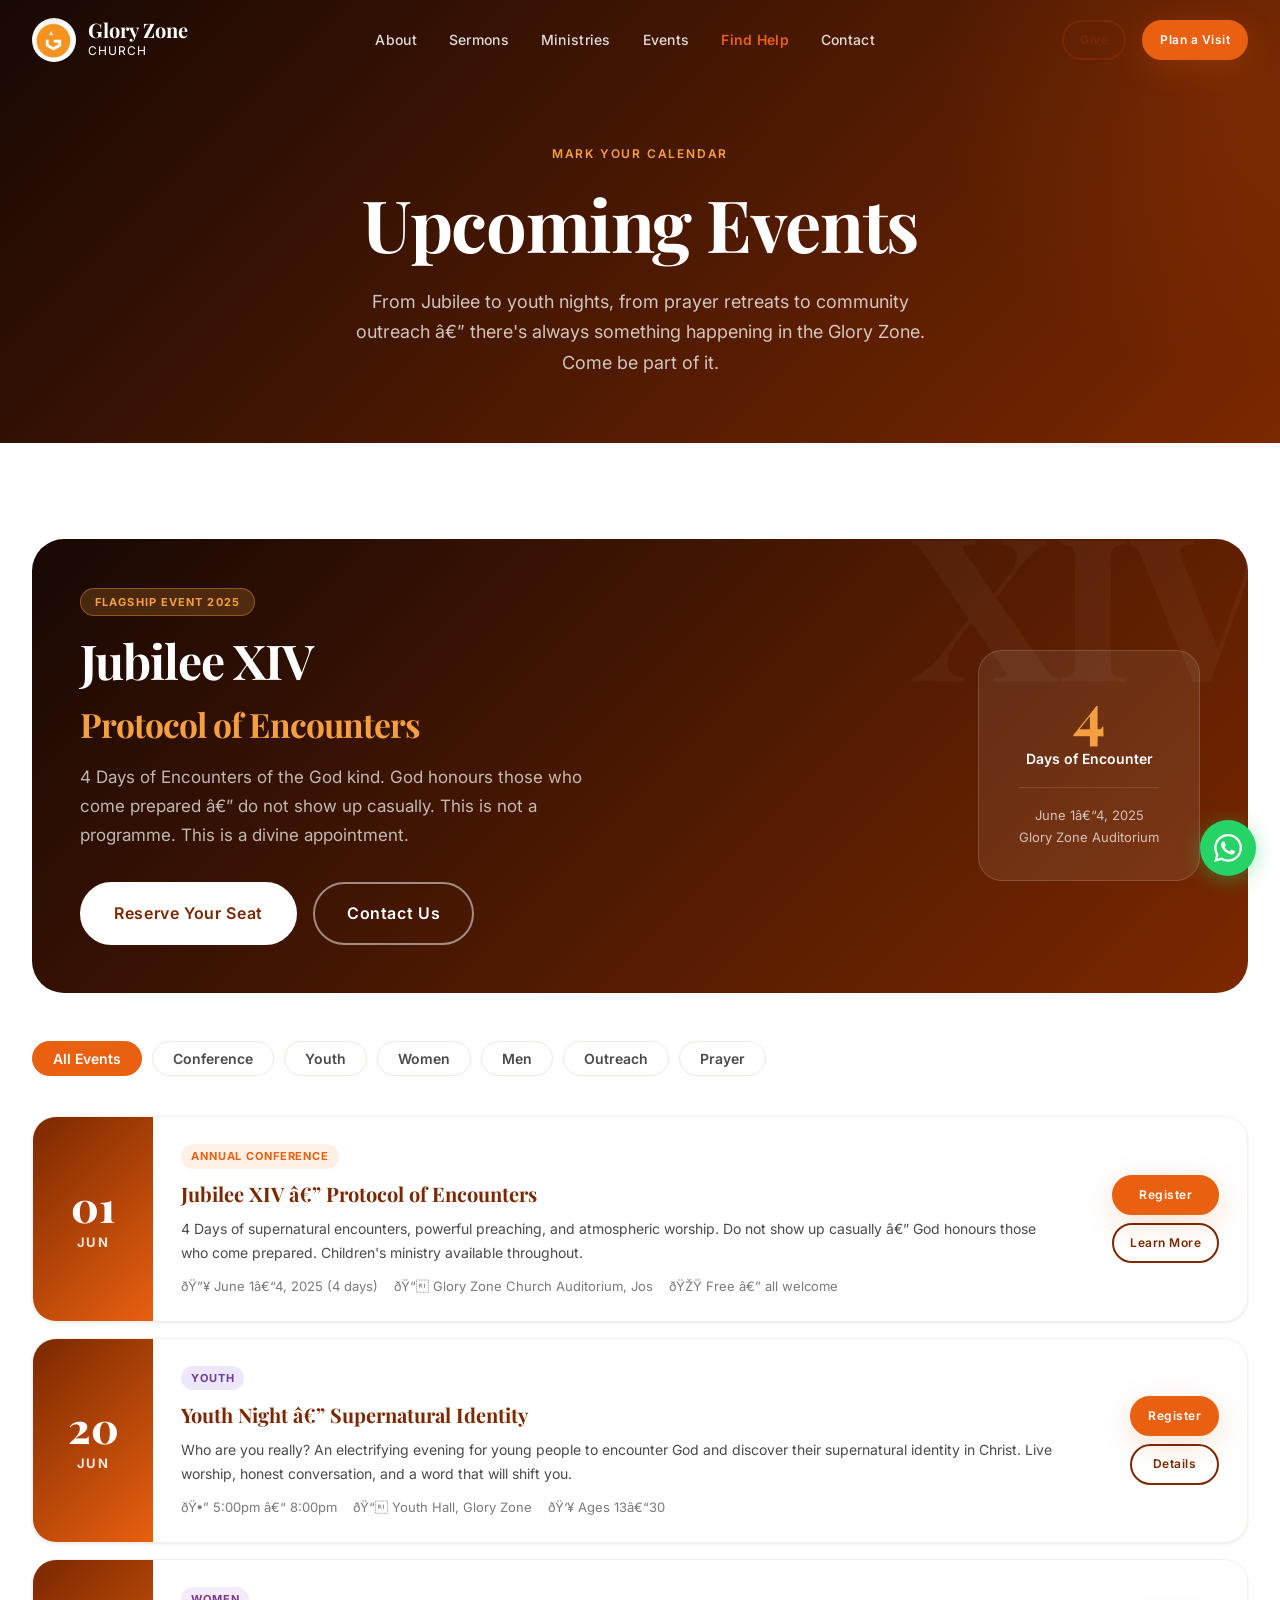
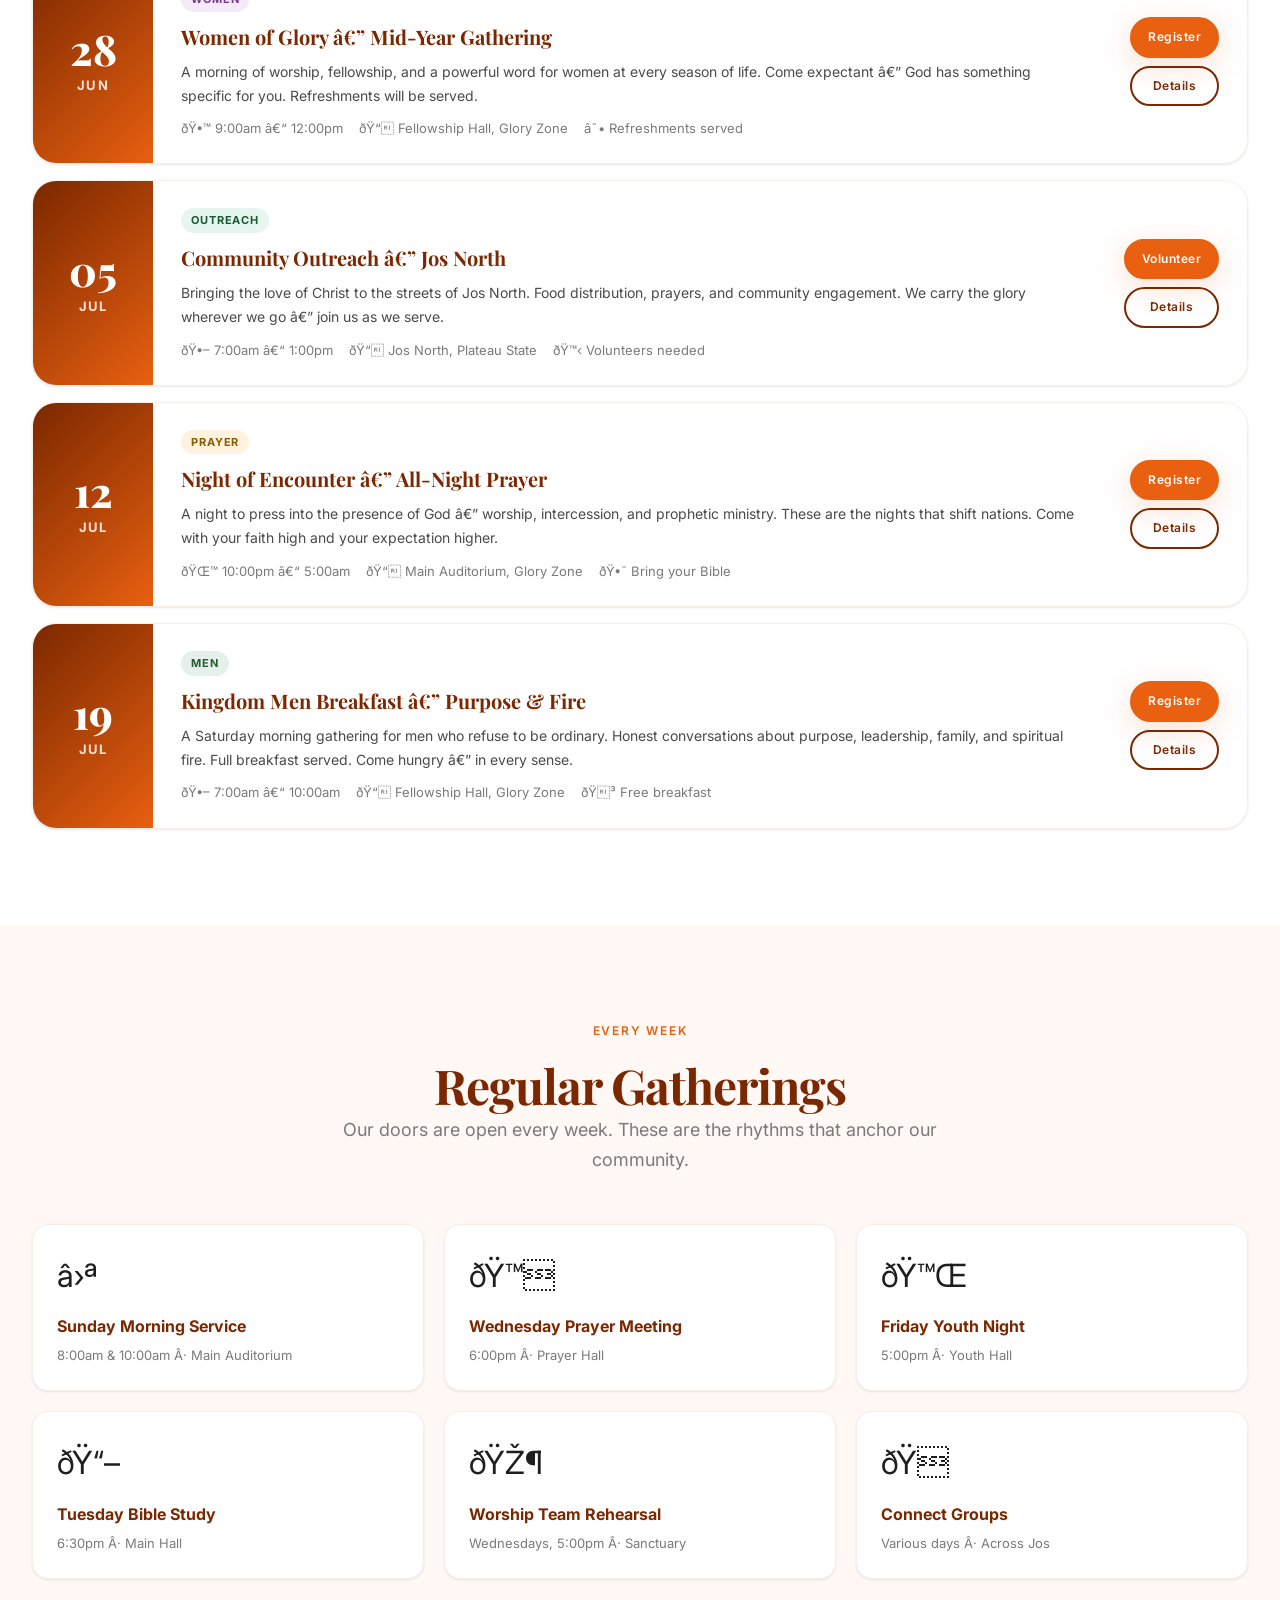
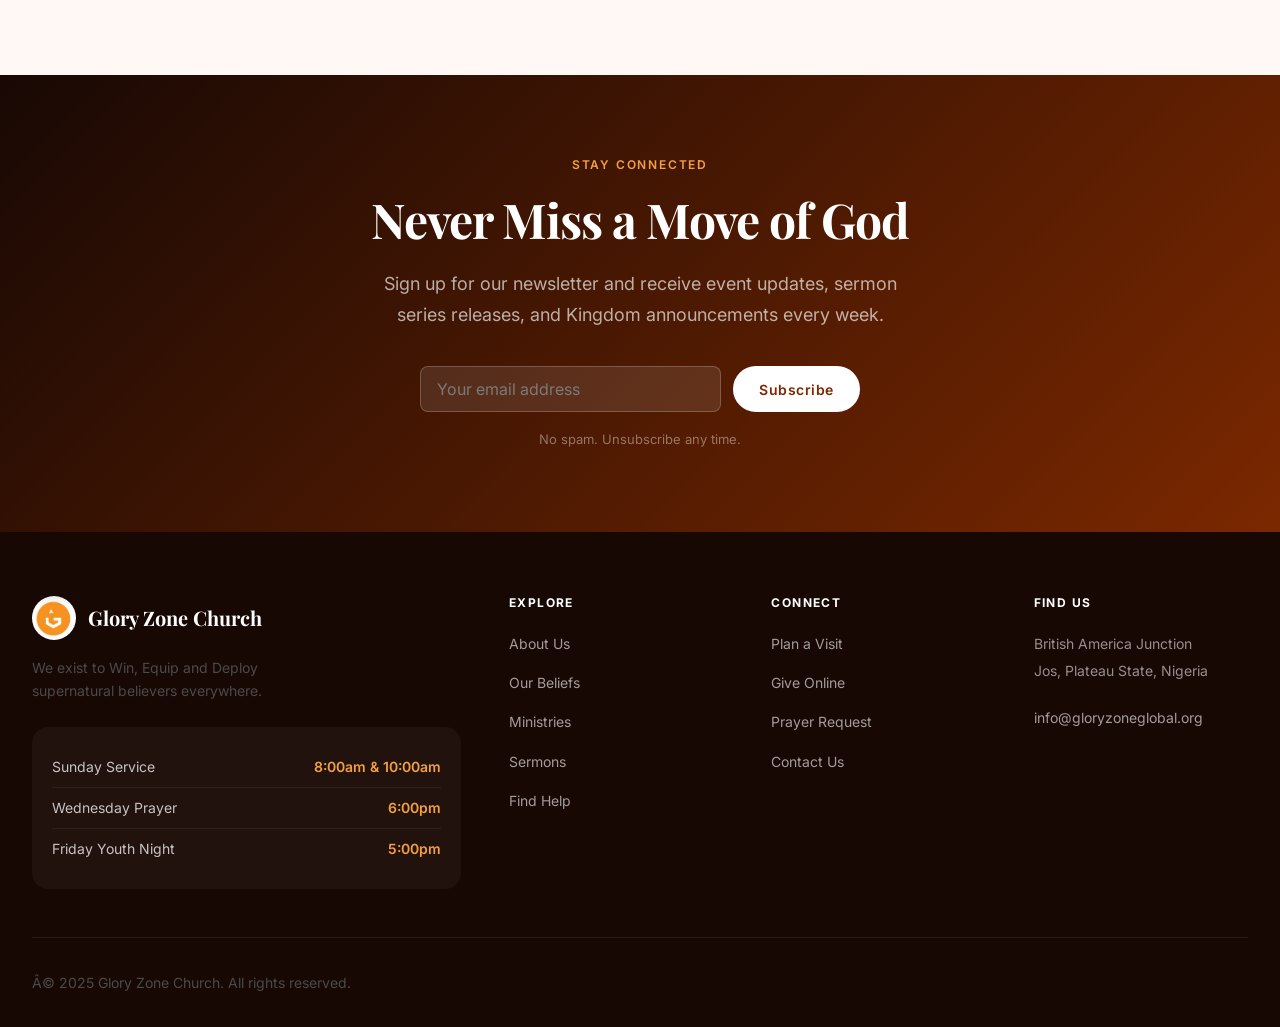
<file: events.html>
﻿<!DOCTYPE html>
<html lang="en">
<head>
  <meta charset="UTF-8" />
  <meta name="viewport" content="width=device-width, initial-scale=1.0" />
  <meta name="description" content="Upcoming events at Glory Zone Church, Jos â€” Jubilee XIV, youth nights, prayer meetings, outreach and more." />
  <title>Events â€” Glory Zone Church</title>
    <link rel="icon" href="logos/8YkVA8Vz_400x400.jpg" type="image/jpeg" />
  <link rel="apple-touch-icon" href="logos/8YkVA8Vz_400x400.jpg" />
  <link rel="preconnect" href="https://fonts.googleapis.com" />
    <link rel="icon" href="logos/8YkVA8Vz_400x400.jpg" type="image/jpeg" />
  <link rel="apple-touch-icon" href="logos/8YkVA8Vz_400x400.jpg" />
  <link rel="preconnect" href="https://fonts.gstatic.com" crossorigin />
  <link href="https://fonts.googleapis.com/css2?family=Playfair+Display:ital,wght@0,700;0,800;1,700&family=Inter:wght@400;500;600&display=swap" rel="stylesheet" />
  <link rel="stylesheet" href="css/style.css" />
  <style>
    .events-filter { display:flex; gap:10px; flex-wrap:wrap; margin-bottom:40px; }
    .filter-btn { padding:8px 20px; border:1.5px solid var(--color-border); background:white; border-radius:var(--radius-full); font-size:14px; font-weight:600; cursor:pointer; transition:all var(--transition-fast); font-family:var(--font-body); color:var(--color-text-soft); }
    .filter-btn--active, .filter-btn:hover { background:var(--color-accent); border-color:var(--color-accent); color:white; }
    .event-full { background:white; border-radius:var(--radius-xl); border:1px solid var(--color-border-light); box-shadow:var(--shadow-sm); overflow:hidden; display:grid; grid-template-columns:120px 1fr auto; align-items:center; gap:0; transition:box-shadow var(--transition-base); }
    .event-full:hover { box-shadow:var(--shadow-md); }
    .event-full__date { background:linear-gradient(135deg,#7B2800,#E86010); padding:28px 20px; text-align:center; align-self:stretch; display:flex; flex-direction:column; align-items:center; justify-content:center; }
    .event-full__day { font-family:var(--font-heading); font-size:42px; font-weight:800; color:white; line-height:1; }
    .event-full__month { font-size:13px; font-weight:700; letter-spacing:0.1em; text-transform:uppercase; color:rgba(255,255,255,0.85); margin-top:4px; }
    .event-full__body { padding:24px 28px; }
    .event-full__category { display:inline-block; font-size:11px; font-weight:700; letter-spacing:0.08em; text-transform:uppercase; padding:3px 10px; border-radius:var(--radius-full); margin-bottom:8px; }
    .event-full__title { font-family:var(--font-heading); font-size:20px; font-weight:700; color:var(--color-primary); margin-bottom:6px; }
    .event-full__desc { font-size:14px; color:var(--color-text-soft); line-height:1.7; margin-bottom:10px; }
    .event-full__meta { display:flex; gap:16px; flex-wrap:wrap; font-size:13px; color:var(--color-muted); }
    .event-full__actions { padding:24px 28px; display:flex; flex-direction:column; gap:8px; flex-shrink:0; }
    .cat-conference { background:var(--color-accent-subtle); color:var(--color-accent); }
    .cat-youth      { background:#EEE6FA; color:#6B3A9C; }
    .cat-women      { background:#F5EAF8; color:#7A3A8A; }
    .cat-men        { background:#E6F0EA; color:#2A5A35; }
    .cat-outreach   { background:#E6F5EE; color:#1A5A35; }
    .cat-prayer     { background:#FFF3E0; color:#8A5A00; }
    .recurring-grid { display:grid; grid-template-columns:repeat(3,1fr); gap:20px; }
    .recurring-card { background:white; border-radius:var(--radius-lg); padding:24px; border:1px solid var(--color-border-light); box-shadow:var(--shadow-sm); }
    .recurring-card__icon { font-size:32px; margin-bottom:10px; }
    .recurring-card__title { font-weight:700; color:var(--color-primary); margin-bottom:4px; }
    .recurring-card__time { font-size:13px; color:var(--color-muted); }
    /* Jubilee feature banner */
    .jubilee-banner { background:linear-gradient(135deg,#180804 0%,#7B2800 100%); border-radius:var(--radius-2xl); padding:48px; margin-bottom:48px; display:grid; grid-template-columns:1fr auto; gap:40px; align-items:center; overflow:hidden; position:relative; }
    .jubilee-banner::before { content:'XIV'; font-family:var(--font-heading); font-size:200px; font-weight:800; color:rgba(255,255,255,0.04); position:absolute; right:-20px; top:-40px; line-height:1; }
    @media (max-width:768px) {
      .event-full { grid-template-columns:90px 1fr; }
      .event-full__actions { grid-column:1/-1; padding-top:0; padding-left:90px; flex-direction:row; }
      .recurring-grid { grid-template-columns:1fr 1fr; }
      .jubilee-banner { grid-template-columns:1fr; }
    }
    @media (max-width:480px) {
      .event-full { grid-template-columns:1fr; }
      .event-full__date { padding:16px; flex-direction:row; gap:8px; }
      .event-full__day { font-size:28px; }
      .event-full__actions { grid-column:1; padding-left:24px; }
      .recurring-grid { grid-template-columns:1fr; }
    }
  </style>
</head>
<body>

  <nav class="nav nav--transparent" id="main-nav" data-transparent="true">
    <div class="nav__inner">
      <a href="index.html" class="nav__logo">
        <img src="logos/images.jpg" alt="Glory Zone Church" class="nav__logo-img" />
        <div><div class="nav__logo-text">Glory Zone</div><div class="nav__logo-sub">Church</div></div>
      </a>
      <ul class="nav__links">
        <li><a href="about.html" class="nav__link">About</a></li>
        <li><a href="sermons.html" class="nav__link">Sermons</a></li>
        <li><a href="ministries.html" class="nav__link">Ministries</a></li>
        <li><a href="events.html" class="nav__link nav__link--active">Events</a></li>
        <li><a href="find-help.html" class="nav__link nav__link--find-help">Find Help</a></li>
        <li><a href="contact.html" class="nav__link">Contact</a></li>
      </ul>
      <div class="nav__actions">
        <a href="give.html" class="btn btn--secondary btn--sm">Give</a>
        <a href="plan-visit.html" class="btn btn--primary btn--sm">Plan a Visit</a>
        <button class="nav__menu-btn" id="menu-btn"><span></span><span></span><span></span></button>
      </div>
    </div>
  </nav>
  <div class="mobile-nav" id="mobile-nav">
    <button class="mobile-nav__close" id="mobile-nav-close">âœ•</button>
    <ul class="mobile-nav__links">
      <li><a href="index.html" class="mobile-nav__link">Home</a></li>
      <li><a href="about.html" class="mobile-nav__link">About</a></li>
      <li><a href="sermons.html" class="mobile-nav__link">Sermons</a></li>
      <li><a href="ministries.html" class="mobile-nav__link">Ministries</a></li>
      <li><a href="events.html" class="mobile-nav__link">Events</a></li>
      <li><a href="find-help.html" class="mobile-nav__link mobile-nav__link--find-help">Find Help</a></li>
      <li><a href="plan-visit.html" class="mobile-nav__link">Plan a Visit</a></li>
      <li><a href="give.html" class="mobile-nav__link">Give</a></li>
      <li><a href="contact.html" class="mobile-nav__link">Contact</a></li>
    </ul>
  </div>

  <main>

    <div class="page-hero">
      <span class="page-hero__label">Mark Your Calendar</span>
      <h1 class="page-hero__title">Upcoming Events</h1>
      <p class="page-hero__subtitle">
        From Jubilee to youth nights, from prayer retreats to community outreach â€”
        there's always something happening in the Glory Zone. Come be part of it.
      </p>
    </div>

    <section class="section">
      <div class="container">

        <!-- Jubilee XIV Feature Banner -->
        <div class="jubilee-banner reveal">
          <div>
            <span style="display:inline-block;background:rgba(245,160,64,0.2);border:1px solid rgba(245,160,64,0.4);border-radius:var(--radius-full);padding:4px 14px;font-size:11px;font-weight:700;letter-spacing:0.1em;text-transform:uppercase;color:var(--color-accent-light);margin-bottom:16px;">Flagship Event 2025</span>
            <h2 style="color:white;font-size:clamp(28px,4vw,48px);margin-bottom:16px;">Jubilee XIV<br><span style="color:var(--color-accent-light);font-size:0.7em;">Protocol of Encounters</span></h2>
            <p style="color:rgba(255,255,255,0.70);font-size:17px;line-height:1.7;max-width:520px;margin-bottom:32px;">
              4 Days of Encounters of the God kind. God honours those who come prepared â€” do not show up casually.
              This is not a programme. This is a divine appointment.
            </p>
            <div style="display:flex;gap:16px;flex-wrap:wrap;">
              <a href="plan-visit.html" class="btn btn--white btn--lg">Reserve Your Seat</a>
              <a href="contact.html" class="btn btn--ghost btn--lg">Contact Us</a>
            </div>
          </div>
          <div style="text-align:center;">
            <div style="background:rgba(255,255,255,0.08);border:1px solid rgba(255,255,255,0.15);border-radius:var(--radius-xl);padding:32px 40px;min-width:200px;">
              <div style="font-family:'Playfair Display',serif;font-size:60px;font-weight:800;color:var(--color-accent-light);line-height:1;">4</div>
              <div style="color:white;font-size:14px;font-weight:600;margin-top:4px;">Days of Encounter</div>
              <div style="height:1px;background:rgba(255,255,255,0.12);margin:16px 0;"></div>
              <div style="color:rgba(255,255,255,0.7);font-size:13px;">June 1â€“4, 2025</div>
              <div style="color:rgba(255,255,255,0.7);font-size:13px;">Glory Zone Auditorium</div>
            </div>
          </div>
        </div>

        <!-- Filter -->
        <div class="events-filter reveal">
          <button class="filter-btn filter-btn--active" data-filter="all">All Events</button>
          <button class="filter-btn" data-filter="conference">Conference</button>
          <button class="filter-btn" data-filter="youth">Youth</button>
          <button class="filter-btn" data-filter="women">Women</button>
          <button class="filter-btn" data-filter="men">Men</button>
          <button class="filter-btn" data-filter="outreach">Outreach</button>
          <button class="filter-btn" data-filter="prayer">Prayer</button>
        </div>

        <!-- Events List -->
        <div style="display:flex;flex-direction:column;gap:16px;" id="events-list">

          <div class="event-full reveal" data-category="conference">
            <div class="event-full__date"><div class="event-full__day">01</div><div class="event-full__month">Jun</div></div>
            <div class="event-full__body">
              <span class="event-full__category cat-conference">Annual Conference</span>
              <div class="event-full__title">Jubilee XIV â€” Protocol of Encounters</div>
              <p class="event-full__desc">4 Days of supernatural encounters, powerful preaching, and atmospheric worship. Do not show up casually â€” God honours those who come prepared. Children's ministry available throughout.</p>
              <div class="event-full__meta"><span>ðŸ”¥ June 1â€“4, 2025 (4 days)</span><span>ðŸ“ Glory Zone Church Auditorium, Jos</span><span>ðŸŽŸ Free â€” all welcome</span></div>
            </div>
            <div class="event-full__actions"><a href="contact.html" class="btn btn--primary btn--sm">Register</a><a href="about.html" class="btn btn--secondary btn--sm">Learn More</a></div>
          </div>

          <div class="event-full reveal" data-category="youth">
            <div class="event-full__date"><div class="event-full__day">20</div><div class="event-full__month">Jun</div></div>
            <div class="event-full__body">
              <span class="event-full__category cat-youth">Youth</span>
              <div class="event-full__title">Youth Night â€” Supernatural Identity</div>
              <p class="event-full__desc">Who are you really? An electrifying evening for young people to encounter God and discover their supernatural identity in Christ. Live worship, honest conversation, and a word that will shift you.</p>
              <div class="event-full__meta"><span>ðŸ•” 5:00pm â€“ 8:00pm</span><span>ðŸ“ Youth Hall, Glory Zone</span><span>ðŸ‘¥ Ages 13â€“30</span></div>
            </div>
            <div class="event-full__actions"><a href="contact.html" class="btn btn--primary btn--sm">Register</a><a href="#" class="btn btn--secondary btn--sm">Details</a></div>
          </div>

          <div class="event-full reveal" data-category="women">
            <div class="event-full__date"><div class="event-full__day">28</div><div class="event-full__month">Jun</div></div>
            <div class="event-full__body">
              <span class="event-full__category cat-women">Women</span>
              <div class="event-full__title">Women of Glory â€” Mid-Year Gathering</div>
              <p class="event-full__desc">A morning of worship, fellowship, and a powerful word for women at every season of life. Come expectant â€” God has something specific for you. Refreshments will be served.</p>
              <div class="event-full__meta"><span>ðŸ•™ 9:00am â€“ 12:00pm</span><span>ðŸ“ Fellowship Hall, Glory Zone</span><span>â˜• Refreshments served</span></div>
            </div>
            <div class="event-full__actions"><a href="contact.html" class="btn btn--primary btn--sm">Register</a><a href="#" class="btn btn--secondary btn--sm">Details</a></div>
          </div>

          <div class="event-full reveal" data-category="outreach">
            <div class="event-full__date"><div class="event-full__day">05</div><div class="event-full__month">Jul</div></div>
            <div class="event-full__body">
              <span class="event-full__category cat-outreach">Outreach</span>
              <div class="event-full__title">Community Outreach â€” Jos North</div>
              <p class="event-full__desc">Bringing the love of Christ to the streets of Jos North. Food distribution, prayers, and community engagement. We carry the glory wherever we go â€” join us as we serve.</p>
              <div class="event-full__meta"><span>ðŸ•– 7:00am â€“ 1:00pm</span><span>ðŸ“ Jos North, Plateau State</span><span>ðŸ™‹ Volunteers needed</span></div>
            </div>
            <div class="event-full__actions"><a href="contact.html" class="btn btn--primary btn--sm">Volunteer</a><a href="#" class="btn btn--secondary btn--sm">Details</a></div>
          </div>

          <div class="event-full reveal" data-category="prayer">
            <div class="event-full__date"><div class="event-full__day">12</div><div class="event-full__month">Jul</div></div>
            <div class="event-full__body">
              <span class="event-full__category cat-prayer">Prayer</span>
              <div class="event-full__title">Night of Encounter â€” All-Night Prayer</div>
              <p class="event-full__desc">A night to press into the presence of God â€” worship, intercession, and prophetic ministry. These are the nights that shift nations. Come with your faith high and your expectation higher.</p>
              <div class="event-full__meta"><span>ðŸŒ™ 10:00pm â€“ 5:00am</span><span>ðŸ“ Main Auditorium, Glory Zone</span><span>ðŸ•¯ Bring your Bible</span></div>
            </div>
            <div class="event-full__actions"><a href="contact.html" class="btn btn--primary btn--sm">Register</a><a href="#" class="btn btn--secondary btn--sm">Details</a></div>
          </div>

          <div class="event-full reveal" data-category="men">
            <div class="event-full__date"><div class="event-full__day">19</div><div class="event-full__month">Jul</div></div>
            <div class="event-full__body">
              <span class="event-full__category cat-men">Men</span>
              <div class="event-full__title">Kingdom Men Breakfast â€” Purpose &amp; Fire</div>
              <p class="event-full__desc">A Saturday morning gathering for men who refuse to be ordinary. Honest conversations about purpose, leadership, family, and spiritual fire. Full breakfast served. Come hungry â€” in every sense.</p>
              <div class="event-full__meta"><span>ðŸ•– 7:00am â€“ 10:00am</span><span>ðŸ“ Fellowship Hall, Glory Zone</span><span>ðŸ³ Free breakfast</span></div>
            </div>
            <div class="event-full__actions"><a href="contact.html" class="btn btn--primary btn--sm">Register</a><a href="#" class="btn btn--secondary btn--sm">Details</a></div>
          </div>

        </div>
      </div>
    </section>

    <!-- Weekly Events -->
    <section class="section section--warm">
      <div class="container">
        <div class="section-header section-header--center reveal">
          <span class="section-header__label">Every Week</span>
          <h2>Regular Gatherings</h2>
          <p class="section-header__desc">Our doors are open every week. These are the rhythms that anchor our community.</p>
        </div>
        <div class="recurring-grid reveal">
          <div class="recurring-card"><div class="recurring-card__icon">â›ª</div><div class="recurring-card__title">Sunday Morning Service</div><div class="recurring-card__time">8:00am &amp; 10:00am Â· Main Auditorium</div></div>
          <div class="recurring-card"><div class="recurring-card__icon">ðŸ™</div><div class="recurring-card__title">Wednesday Prayer Meeting</div><div class="recurring-card__time">6:00pm Â· Prayer Hall</div></div>
          <div class="recurring-card"><div class="recurring-card__icon">ðŸ™Œ</div><div class="recurring-card__title">Friday Youth Night</div><div class="recurring-card__time">5:00pm Â· Youth Hall</div></div>
          <div class="recurring-card"><div class="recurring-card__icon">ðŸ“–</div><div class="recurring-card__title">Tuesday Bible Study</div><div class="recurring-card__time">6:30pm Â· Main Hall</div></div>
          <div class="recurring-card"><div class="recurring-card__icon">ðŸŽ¶</div><div class="recurring-card__title">Worship Team Rehearsal</div><div class="recurring-card__time">Wednesdays, 5:00pm Â· Sanctuary</div></div>
          <div class="recurring-card"><div class="recurring-card__icon">ðŸ </div><div class="recurring-card__title">Connect Groups</div><div class="recurring-card__time">Various days Â· Across Jos</div></div>
        </div>
      </div>
    </section>

    <!-- Newsletter -->
    <section class="section" style="background:linear-gradient(135deg,#180804 0%,#7B2800 100%);padding:80px 0;text-align:center;">
      <div class="container reveal">
        <div style="max-width:560px;margin:0 auto;">
          <span class="section-header__label" style="color:var(--color-accent-light);">Stay Connected</span>
          <h2 style="color:white;margin-bottom:20px;">Never Miss a Move of God</h2>
          <p style="color:rgba(255,255,255,0.65);font-size:18px;line-height:1.7;margin-bottom:36px;">Sign up for our newsletter and receive event updates, sermon series releases, and Kingdom announcements every week.</p>
          <form style="display:flex;gap:12px;max-width:440px;margin:0 auto 16px;" id="newsletter-form">
            <input type="email" class="form-input" placeholder="Your email address" required style="flex:1;background:rgba(255,255,255,0.1);border-color:rgba(255,255,255,0.2);color:white;" />
            <button type="submit" class="btn btn--white" style="flex-shrink:0;">Subscribe</button>
          </form>
          <p style="color:rgba(255,255,255,0.4);font-size:13px;">No spam. Unsubscribe any time.</p>
        </div>
      </div>
    </section>

  </main>

  <footer class="footer">
    <div class="container">
      <div class="footer__grid">
        <div class="footer__brand">
          <a href="index.html" class="footer__logo"><img src="logos/images.jpg" alt="Glory Zone Church" class="footer__logo-img" /><span class="footer__logo-name">Glory Zone Church</span></a>
          <p class="footer__tagline">We exist to Win, Equip and Deploy supernatural believers everywhere.</p>
          <div class="footer__service-times">
            <div class="footer__service-time"><span>Sunday Service</span><span>8:00am &amp; 10:00am</span></div>
            <div class="footer__service-time"><span>Wednesday Prayer</span><span>6:00pm</span></div>
            <div class="footer__service-time"><span>Friday Youth Night</span><span>5:00pm</span></div>
          </div>
        </div>
        <div><h4 class="footer__col-title">Explore</h4><ul class="footer__links"><li><a href="about.html" class="footer__link">About Us</a></li><li><a href="beliefs.html" class="footer__link">Our Beliefs</a></li><li><a href="ministries.html" class="footer__link">Ministries</a></li><li><a href="sermons.html" class="footer__link">Sermons</a></li><li><a href="find-help.html" class="footer__link">Find Help</a></li></ul></div>
        <div><h4 class="footer__col-title">Connect</h4><ul class="footer__links"><li><a href="plan-visit.html" class="footer__link">Plan a Visit</a></li><li><a href="give.html" class="footer__link">Give Online</a></li><li><a href="contact.html#prayer" class="footer__link">Prayer Request</a></li><li><a href="contact.html" class="footer__link">Contact Us</a></li></ul></div>
        <div><h4 class="footer__col-title">Find Us</h4><ul class="footer__links"><li><span style="cursor:default;color:rgba(255,255,255,0.55);font-size:14px;">British America Junction<br>Jos, Plateau State, Nigeria</span></li><li style="margin-top:8px;"><a href="mailto:info@gloryzoneglobal.org" class="footer__link">info@gloryzoneglobal.org</a></li></ul></div>
      </div>
      <div class="footer__bottom"><p>Â© 2025 Glory Zone Church. All rights reserved.</p></div>
    </div>
  </footer>

  <a href="https://wa.me/2348000000000" class="whatsapp-float" target="_blank" rel="noopener" aria-label="WhatsApp">
    <svg viewBox="0 0 24 24"><path d="M17.472 14.382c-.297-.149-1.758-.867-2.03-.967-.273-.099-.471-.148-.67.15-.197.297-.767.966-.94 1.164-.173.199-.347.223-.644.075-.297-.15-1.255-.463-2.39-1.475-.883-.788-1.48-1.761-1.653-2.059-.173-.297-.018-.458.13-.606.134-.133.298-.347.446-.52.149-.174.198-.298.298-.497.099-.198.05-.371-.025-.52-.075-.149-.669-1.612-.916-2.207-.242-.579-.487-.5-.669-.51-.173-.008-.371-.01-.57-.01-.198 0-.52.074-.792.372-.272.297-1.04 1.016-1.04 2.479 0 1.462 1.065 2.875 1.213 3.074.149.198 2.096 3.2 5.077 4.487.709.306 1.262.489 1.694.625.712.227 1.36.195 1.871.118.571-.085 1.758-.719 2.006-1.413.248-.694.248-1.289.173-1.413-.074-.124-.272-.198-.57-.347m-5.421 7.403h-.004a9.87 9.87 0 01-5.031-1.378l-.361-.214-3.741.982.998-3.648-.235-.374a9.86 9.86 0 01-1.51-5.26c.001-5.45 4.436-9.884 9.888-9.884 2.64 0 5.122 1.03 6.988 2.898a9.825 9.825 0 012.893 6.994c-.003 5.45-4.437 9.884-9.885 9.884m8.413-18.297A11.815 11.815 0 0012.05 0C5.495 0 .16 5.335.157 11.892c0 2.096.547 4.142 1.588 5.945L.057 24l6.305-1.654a11.882 11.882 0 005.683 1.448h.005c6.554 0 11.89-5.335 11.893-11.893a11.821 11.821 0 00-3.48-8.413z" fill="white"/></svg>
  </a>
  <script src="js/main.js"></script>
  <script>
    const filterBtns = document.querySelectorAll('.filter-btn');
    const eventItems = document.querySelectorAll('#events-list .event-full');
    filterBtns.forEach(btn => {
      btn.addEventListener('click', () => {
        filterBtns.forEach(b => b.classList.remove('filter-btn--active'));
        btn.classList.add('filter-btn--active');
        const filter = btn.dataset.filter;
        eventItems.forEach(item => { item.style.display = (filter === 'all' || item.dataset.category === filter) ? 'grid' : 'none'; });
      });
    });
  </script>
</body>
</html>
</file>
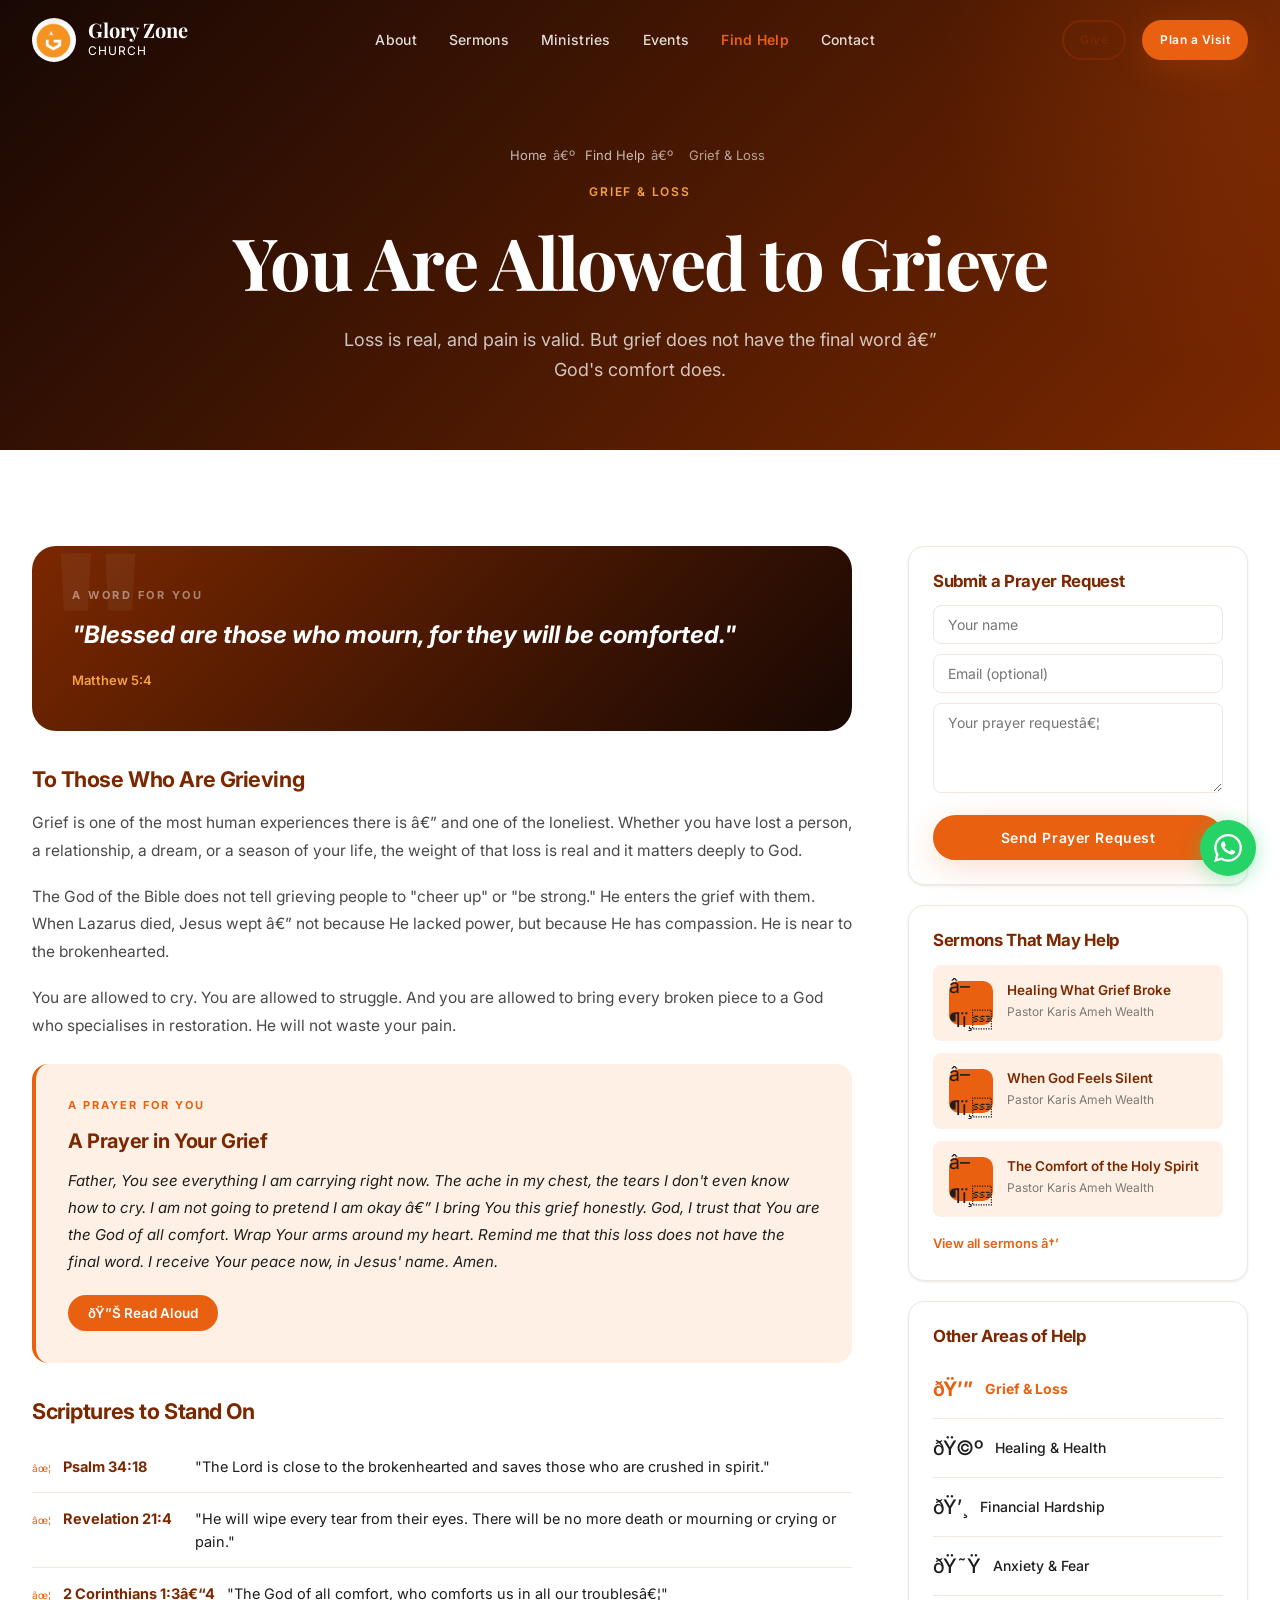
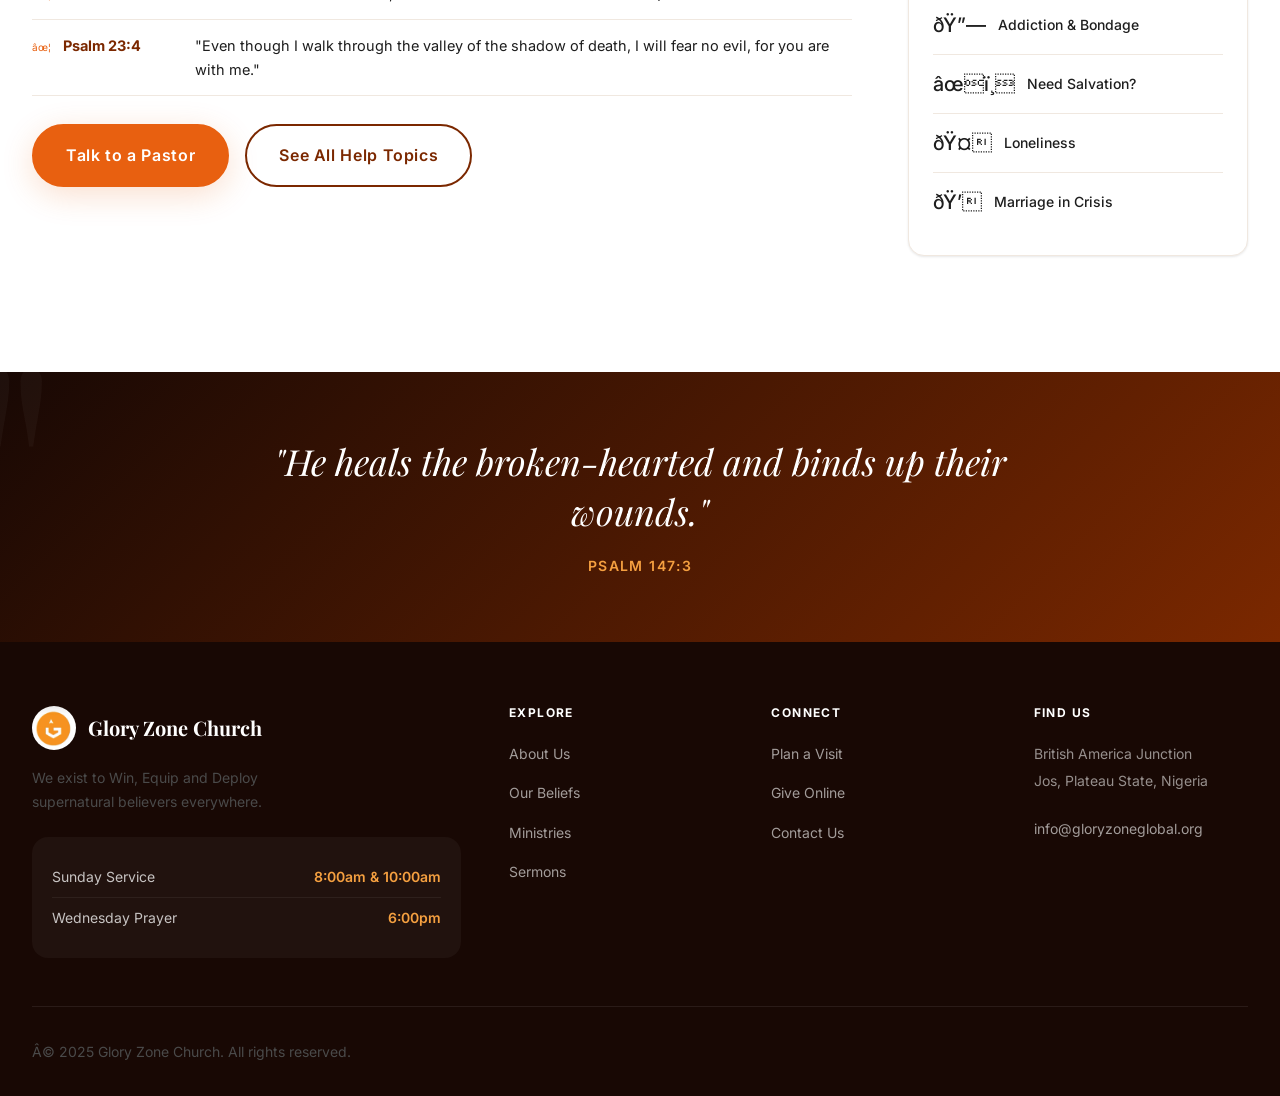
<file: find-help-detail.html>
﻿<!DOCTYPE html>
<html lang="en">
<head>
  <meta charset="UTF-8" />
  <meta name="viewport" content="width=device-width, initial-scale=1.0" />
  <meta name="description" content="Find help and hope at Glory Zone Church â€” scripture, prayer, and pastoral care for what you are facing." />
  <title>Find Help â€” Glory Zone Church</title>
    <link rel="icon" href="logos/8YkVA8Vz_400x400.jpg" type="image/jpeg" />
  <link rel="apple-touch-icon" href="logos/8YkVA8Vz_400x400.jpg" />
  <link rel="preconnect" href="https://fonts.googleapis.com" />
    <link rel="icon" href="logos/8YkVA8Vz_400x400.jpg" type="image/jpeg" />
  <link rel="apple-touch-icon" href="logos/8YkVA8Vz_400x400.jpg" />
  <link rel="preconnect" href="https://fonts.gstatic.com" crossorigin />
  <link href="https://fonts.googleapis.com/css2?family=Playfair+Display:ital,wght@0,700;0,800;1,700&family=Inter:wght@400;500;600&display=swap" rel="stylesheet" />
  <link rel="stylesheet" href="css/style.css" />
  <style>
    /* â”€â”€ Help Detail styles â”€â”€ */
    .breadcrumb {
      font-size: 13px;
      color: rgba(255,255,255,0.6);
      margin-bottom: 16px;
    }
    .breadcrumb a { color: rgba(255,255,255,0.7); text-decoration: none; }
    .breadcrumb a:hover { color: #fff; }
    .breadcrumb span { margin: 0 6px; }

    .help-detail-layout {
      display: grid;
      grid-template-columns: 1fr 340px;
      gap: 56px;
      align-items: start;
    }

    /* Scripture card */
    .scripture-card {
      background: linear-gradient(135deg, #7B2800 0%, #180804 100%);
      border-radius: var(--radius-xl);
      padding: 40px;
      color: #fff;
      margin-bottom: 36px;
      position: relative;
      overflow: hidden;
    }
    .scripture-card::before {
      content: '"';
      position: absolute;
      top: -20px;
      left: 16px;
      font-family: var(--font-display);
      font-size: 200px;
      font-weight: 800;
      color: rgba(255,255,255,0.05);
      line-height: 1;
      pointer-events: none;
    }
    .scripture-card__label {
      font-size: 11px;
      font-weight: 700;
      letter-spacing: 2.5px;
      text-transform: uppercase;
      color: rgba(255,255,255,0.45);
      margin-bottom: 12px;
    }
    .scripture-card__verse {
      font-family: var(--font-display);
      font-size: clamp(1.1rem, 2.5vw, 1.5rem);
      font-weight: 700;
      font-style: italic;
      line-height: 1.5;
      margin-bottom: 16px;
    }
    .scripture-card__ref {
      font-size: 13px;
      font-weight: 600;
      color: var(--color-accent-light);
    }

    /* Prayer section */
    .prayer-section {
      background: var(--color-accent-subtle);
      border-radius: var(--radius-lg);
      padding: 32px;
      margin-bottom: 36px;
      border-left: 4px solid var(--color-accent);
    }
    .prayer-section__label {
      font-size: 11px;
      font-weight: 700;
      letter-spacing: 2px;
      text-transform: uppercase;
      color: var(--color-accent);
      margin-bottom: 14px;
    }
    .prayer-section__title {
      font-family: var(--font-display);
      font-size: 1.25rem;
      font-weight: 700;
      color: var(--color-primary);
      margin-bottom: 14px;
    }
    .prayer-section__text {
      font-size: 15px;
      color: var(--color-text);
      line-height: 1.8;
      font-style: italic;
    }
    .pray-aloud-btn {
      margin-top: 20px;
      display: inline-flex;
      align-items: center;
      gap: 8px;
      padding: 10px 20px;
      background: var(--color-accent);
      color: #fff;
      border: none;
      border-radius: 20px;
      font-family: var(--font-body);
      font-size: 13.5px;
      font-weight: 600;
      cursor: pointer;
      transition: opacity 0.2s;
    }
    .pray-aloud-btn:hover { opacity: 0.88; }

    /* Message section */
    .detail-section__title {
      font-family: var(--font-display);
      font-size: 1.35rem;
      font-weight: 700;
      color: var(--color-primary);
      margin-bottom: 16px;
    }
    .detail-section__body {
      font-size: 15.5px;
      color: var(--color-muted);
      line-height: 1.8;
      margin-bottom: 24px;
    }
    .detail-section__body p { margin-bottom: 18px; }

    /* Scripture list */
    .scripture-list {
      list-style: none;
      padding: 0;
      margin: 0 0 28px;
    }
    .scripture-list li {
      display: flex;
      align-items: flex-start;
      gap: 12px;
      padding: 14px 0;
      border-bottom: 1px solid var(--color-border);
      font-size: 14.5px;
      color: var(--color-text);
      line-height: 1.6;
    }
    .scripture-list li::before {
      content: 'âœ¦';
      color: var(--color-accent);
      font-size: 10px;
      margin-top: 5px;
      flex-shrink: 0;
    }
    .scripture-ref {
      font-weight: 700;
      color: var(--color-primary);
      flex-shrink: 0;
      min-width: 120px;
    }

    /* Sidebar */
    .help-sidebar-card {
      background: #fff;
      border-radius: var(--radius-lg);
      border: 1px solid var(--color-border);
      padding: 24px;
      box-shadow: var(--shadow-sm);
      margin-bottom: 20px;
    }
    .help-sidebar-card__title {
      font-family: var(--font-display);
      font-size: 1.05rem;
      font-weight: 700;
      color: var(--color-primary);
      margin-bottom: 14px;
    }

    /* Related sermon card */
    .sermon-mini-card {
      background: var(--color-accent-subtle);
      border-radius: var(--radius-md);
      padding: 16px;
      display: flex;
      align-items: flex-start;
      gap: 14px;
      margin-bottom: 12px;
      text-decoration: none;
    }
    .sermon-mini-card:hover { background: rgba(232,96,16,0.12); }
    .sermon-mini-card__icon {
      width: 44px;
      height: 44px;
      border-radius: 10px;
      background: var(--color-accent);
      display: flex;
      align-items: center;
      justify-content: center;
      font-size: 20px;
      flex-shrink: 0;
    }
    .sermon-mini-card__title {
      font-size: 13.5px;
      font-weight: 600;
      color: var(--color-primary);
      line-height: 1.4;
      margin-bottom: 3px;
    }
    .sermon-mini-card__speaker {
      font-size: 12px;
      color: var(--color-muted);
    }

    /* Other categories */
    .other-category-link {
      display: flex;
      align-items: center;
      gap: 12px;
      padding: 12px 0;
      border-bottom: 1px solid var(--color-border);
      text-decoration: none;
      font-size: 14px;
      font-weight: 500;
      color: var(--color-text);
      transition: color 0.2s;
    }
    .other-category-link:last-child { border-bottom: none; }
    .other-category-link:hover { color: var(--color-accent); }
    .other-category-link span:first-child { font-size: 20px; }

    /* Prayer form in sidebar */
    .prayer-request-form input,
    .prayer-request-form textarea {
      width: 100%;
      padding: 10px 14px;
      border: 1.5px solid var(--color-border);
      border-radius: var(--radius-md);
      font-family: var(--font-body);
      font-size: 14px;
      margin-bottom: 10px;
      box-sizing: border-box;
      transition: border-color 0.2s;
    }
    .prayer-request-form input:focus,
    .prayer-request-form textarea:focus {
      outline: none;
      border-color: var(--color-accent);
      box-shadow: 0 0 0 3px rgba(232,96,16,0.1);
    }
    .prayer-request-form textarea { min-height: 90px; resize: vertical; }

    @media (max-width: 900px) {
      .help-detail-layout { grid-template-columns: 1fr; }
    }
  </style>
</head>
<body>

  <nav class="nav nav--transparent" id="main-nav" data-transparent="true">
    <div class="nav__inner">
      <a href="index.html" class="nav__logo">
        <img src="logos/images.jpg" alt="Glory Zone Church" class="nav__logo-img" />
        <div><div class="nav__logo-text">Glory Zone</div><div class="nav__logo-sub">Church</div></div>
      </a>
      <ul class="nav__links">
        <li><a href="about.html" class="nav__link">About</a></li>
        <li><a href="sermons.html" class="nav__link">Sermons</a></li>
        <li><a href="ministries.html" class="nav__link">Ministries</a></li>
        <li><a href="events.html" class="nav__link">Events</a></li>
        <li><a href="find-help.html" class="nav__link nav__link--find-help nav__link--active">Find Help</a></li>
        <li><a href="contact.html" class="nav__link">Contact</a></li>
      </ul>
      <div class="nav__actions">
        <a href="give.html" class="btn btn--secondary btn--sm">Give</a>
        <a href="plan-visit.html" class="btn btn--primary btn--sm">Plan a Visit</a>
        <button class="nav__menu-btn" id="menu-btn"><span></span><span></span><span></span></button>
      </div>
    </div>
  </nav>
  <div class="mobile-nav" id="mobile-nav">
    <button class="mobile-nav__close" id="mobile-nav-close">âœ•</button>
    <ul class="mobile-nav__links">
      <li><a href="index.html" class="mobile-nav__link">Home</a></li>
      <li><a href="about.html" class="mobile-nav__link">About</a></li>
      <li><a href="sermons.html" class="mobile-nav__link">Sermons</a></li>
      <li><a href="ministries.html" class="mobile-nav__link">Ministries</a></li>
      <li><a href="events.html" class="mobile-nav__link">Events</a></li>
      <li><a href="find-help.html" class="mobile-nav__link mobile-nav__link--find-help">Find Help</a></li>
      <li><a href="plan-visit.html" class="mobile-nav__link">Plan a Visit</a></li>
      <li><a href="give.html" class="mobile-nav__link">Give</a></li>
      <li><a href="contact.html" class="mobile-nav__link">Contact</a></li>
    </ul>
  </div>

  <main>

    <!-- Dynamic hero â€” filled by JS based on topic param -->
    <div class="page-hero" id="detail-hero">
      <nav class="breadcrumb" aria-label="breadcrumb">
        <a href="index.html">Home</a><span>â€º</span>
        <a href="find-help.html">Find Help</a><span>â€º</span>
        <span id="topic-breadcrumb">â€”</span>
      </nav>
      <span class="page-hero__label" id="hero-label">Finding Help</span>
      <h1 class="page-hero__title" id="hero-title">You Are Not Alone</h1>
      <p class="page-hero__subtitle" id="hero-subtitle">God sees exactly where you are and He has not left you.</p>
    </div>

    <section class="section">
      <div class="container">
        <div class="help-detail-layout">

          <!-- Main content -->
          <div>

            <!-- Scripture card -->
            <div class="scripture-card reveal" id="scripture-card">
              <div class="scripture-card__label">A Word For You</div>
              <div class="scripture-card__verse" id="card-verse">Loadingâ€¦</div>
              <div class="scripture-card__ref" id="card-ref">â€”</div>
            </div>

            <!-- Pastoral message -->
            <div class="detail-section reveal">
              <h2 class="detail-section__title" id="pastoral-title">From Our Pastoral Team</h2>
              <div class="detail-section__body" id="pastoral-body"></div>
            </div>

            <!-- Prayer -->
            <div class="prayer-section reveal" id="prayer-section">
              <div class="prayer-section__label">A Prayer For You</div>
              <h3 class="prayer-section__title" id="prayer-title">Pray This Now</h3>
              <div class="prayer-section__text" id="prayer-text">Loadingâ€¦</div>
              <button class="pray-aloud-btn" onclick="togglePrayerRead(this)">ðŸ”Š Read Aloud</button>
            </div>

            <!-- Scriptures for meditation -->
            <div class="detail-section reveal">
              <h2 class="detail-section__title">Scriptures to Stand On</h2>
              <ul class="scripture-list" id="scripture-list"></ul>
            </div>

            <!-- CTA -->
            <div style="display:flex;gap:16px;flex-wrap:wrap;margin-top:8px;">
              <a href="contact.html" class="btn btn--primary btn--lg">Talk to a Pastor</a>
              <a href="find-help.html" class="btn btn--secondary btn--lg">See All Help Topics</a>
            </div>

          </div>

          <!-- Sidebar -->
          <div>

            <!-- Quick prayer request -->
            <div class="help-sidebar-card reveal">
              <h3 class="help-sidebar-card__title">Submit a Prayer Request</h3>
              <form class="prayer-request-form" onsubmit="handleSidebarPrayer(event)">
                <input type="text" placeholder="Your name" required />
                <input type="email" placeholder="Email (optional)" />
                <textarea placeholder="Your prayer requestâ€¦" required></textarea>
                <button type="submit" class="btn btn--primary" style="width:100%;margin-top:4px;">Send Prayer Request</button>
              </form>
              <div id="sidebar-prayer-success" style="display:none;text-align:center;padding:16px;color:#1E8040;font-weight:600;">
                ðŸ™ Received â€” our team is praying for you.
              </div>
            </div>

            <!-- Recommended sermons -->
            <div class="help-sidebar-card reveal">
              <h3 class="help-sidebar-card__title">Sermons That May Help</h3>
              <div id="recommended-sermons"></div>
              <a href="sermons.html" style="font-size:13px;color:var(--color-accent);font-weight:600;text-decoration:none;">View all sermons â†’</a>
            </div>

            <!-- Other categories -->
            <div class="help-sidebar-card reveal">
              <h3 class="help-sidebar-card__title">Other Areas of Help</h3>
              <nav>
                <a href="find-help-detail.html?topic=grief"      class="other-category-link"><span>ðŸ’”</span> Grief &amp; Loss</a>
                <a href="find-help-detail.html?topic=healing"    class="other-category-link"><span>ðŸ©º</span> Healing &amp; Health</a>
                <a href="find-help-detail.html?topic=finances"   class="other-category-link"><span>ðŸ’¸</span> Financial Hardship</a>
                <a href="find-help-detail.html?topic=anxiety"    class="other-category-link"><span>ðŸ˜Ÿ</span> Anxiety &amp; Fear</a>
                <a href="find-help-detail.html?topic=addiction"  class="other-category-link"><span>ðŸ”—</span> Addiction &amp; Bondage</a>
                <a href="find-help-detail.html?topic=salvation"  class="other-category-link"><span>âœï¸</span> Need Salvation?</a>
                <a href="find-help-detail.html?topic=loneliness" class="other-category-link"><span>ðŸ¤</span> Loneliness</a>
                <a href="find-help-detail.html?topic=marriage"   class="other-category-link"><span>ðŸ’</span> Marriage in Crisis</a>
              </nav>
            </div>

          </div>

        </div>
      </div>
    </section>

    <div class="scripture-banner">
      <p class="scripture-banner__text" id="footer-verse-text">
        "He heals the broken-hearted and binds up their wounds."
      </p>
      <p class="scripture-banner__ref">Psalm 147:3</p>
    </div>

  </main>

  <footer class="footer">
    <div class="container">
      <div class="footer__grid">
        <div class="footer__brand">
          <a href="index.html" class="footer__logo"><img src="logos/images.jpg" alt="Glory Zone Church" class="footer__logo-img" /><span class="footer__logo-name">Glory Zone Church</span></a>
          <p class="footer__tagline">We exist to Win, Equip and Deploy supernatural believers everywhere.</p>
          <div class="footer__service-times">
            <div class="footer__service-time"><span>Sunday Service</span><span>8:00am &amp; 10:00am</span></div>
            <div class="footer__service-time"><span>Wednesday Prayer</span><span>6:00pm</span></div>
          </div>
        </div>
        <div><h4 class="footer__col-title">Explore</h4><ul class="footer__links"><li><a href="about.html" class="footer__link">About Us</a></li><li><a href="beliefs.html" class="footer__link">Our Beliefs</a></li><li><a href="ministries.html" class="footer__link">Ministries</a></li><li><a href="sermons.html" class="footer__link">Sermons</a></li></ul></div>
        <div><h4 class="footer__col-title">Connect</h4><ul class="footer__links"><li><a href="plan-visit.html" class="footer__link">Plan a Visit</a></li><li><a href="give.html" class="footer__link">Give Online</a></li><li><a href="contact.html" class="footer__link">Contact Us</a></li></ul></div>
        <div><h4 class="footer__col-title">Find Us</h4><ul class="footer__links"><li><span style="cursor:default;color:rgba(255,255,255,0.55);font-size:14px;">British America Junction<br>Jos, Plateau State, Nigeria</span></li><li style="margin-top:8px;"><a href="mailto:info@gloryzoneglobal.org" class="footer__link">info@gloryzoneglobal.org</a></li></ul></div>
      </div>
      <div class="footer__bottom"><p>Â© 2025 Glory Zone Church. All rights reserved.</p></div>
    </div>
  </footer>

  <a href="https://wa.me/2348000000000" class="whatsapp-float" target="_blank" rel="noopener" aria-label="WhatsApp">
    <svg viewBox="0 0 24 24"><path d="M17.472 14.382c-.297-.149-1.758-.867-2.03-.967-.273-.099-.471-.148-.67.15-.197.297-.767.966-.94 1.164-.173.199-.347.223-.644.075-.297-.15-1.255-.463-2.39-1.475-.883-.788-1.48-1.761-1.653-2.059-.173-.297-.018-.458.13-.606.134-.133.298-.347.446-.52.149-.174.198-.298.298-.497.099-.198.05-.371-.025-.52-.075-.149-.669-1.612-.916-2.207-.242-.579-.487-.5-.669-.51-.173-.008-.371-.01-.57-.01-.198 0-.52.074-.792.372-.272.297-1.04 1.016-1.04 2.479 0 1.462 1.065 2.875 1.213 3.074.149.198 2.096 3.2 5.077 4.487.709.306 1.262.489 1.694.625.712.227 1.36.195 1.871.118.571-.085 1.758-.719 2.006-1.413.248-.694.248-1.289.173-1.413-.074-.124-.272-.198-.57-.347m-5.421 7.403h-.004a9.87 9.87 0 01-5.031-1.378l-.361-.214-3.741.982.998-3.648-.235-.374a9.86 9.86 0 01-1.51-5.26c.001-5.45 4.436-9.884 9.888-9.884 2.64 0 5.122 1.03 6.988 2.898a9.825 9.825 0 012.893 6.994c-.003 5.45-4.437 9.884-9.885 9.884m8.413-18.297A11.815 11.815 0 0012.05 0C5.495 0 .16 5.335.157 11.892c0 2.096.547 4.142 1.588 5.945L.057 24l6.305-1.654a11.882 11.882 0 005.683 1.448h.005c6.554 0 11.89-5.335 11.893-11.893a11.821 11.821 0 00-3.48-8.413z" fill="white"/></svg>
  </a>

  <script src="js/main.js"></script>
  <script>
    const topics = {
      grief: {
        label: 'Grief & Loss',
        title: 'You Are Allowed to Grieve',
        subtitle: 'Loss is real, and pain is valid. But grief does not have the final word â€” God\'s comfort does.',
        verse: '"Blessed are those who mourn, for they will be comforted."',
        ref: 'Matthew 5:4',
        pastoralTitle: 'To Those Who Are Grieving',
        pastoralBody: `<p>Grief is one of the most human experiences there is â€” and one of the loneliest. Whether you have lost a person, a relationship, a dream, or a season of your life, the weight of that loss is real and it matters deeply to God.</p><p>The God of the Bible does not tell grieving people to "cheer up" or "be strong." He enters the grief with them. When Lazarus died, Jesus wept â€” not because He lacked power, but because He has compassion. He is near to the brokenhearted.</p><p>You are allowed to cry. You are allowed to struggle. And you are allowed to bring every broken piece to a God who specialises in restoration. He will not waste your pain.</p>`,
        prayer: `Father, You see everything I am carrying right now. The ache in my chest, the tears I don\'t even know how to cry. I am not going to pretend I am okay â€” I bring You this grief honestly. God, I trust that You are the God of all comfort. Wrap Your arms around my heart. Remind me that this loss does not have the final word. I receive Your peace now, in Jesus\' name. Amen.`,
        prayerTitle: 'A Prayer in Your Grief',
        scriptures: [
          { ref: 'Psalm 34:18', text: '"The Lord is close to the brokenhearted and saves those who are crushed in spirit."' },
          { ref: 'Revelation 21:4', text: '"He will wipe every tear from their eyes. There will be no more death or mourning or crying or pain."' },
          { ref: '2 Corinthians 1:3â€“4', text: '"The God of all comfort, who comforts us in all our troublesâ€¦"' },
          { ref: 'Psalm 23:4', text: '"Even though I walk through the valley of the shadow of death, I will fear no evil, for you are with me."' },
        ],
        sermons: ['Healing What Grief Broke', 'When God Feels Silent', 'The Comfort of the Holy Spirit'],
      },
      healing: {
        label: 'Healing & Health',
        title: 'Your Healing is Available',
        subtitle: 'Jesus healed everyone who came to Him. That same Jesus is alive today and His power has not diminished.',
        verse: '"By his wounds you have been healed."',
        ref: '1 Peter 2:24',
        pastoralTitle: 'A Word on Divine Healing',
        pastoralBody: `<p>We believe unashamedly in divine healing. Not as an afterthought or a footnote â€” but as a central expression of who Jesus is. He is the same yesterday, today, and forever, and He is still in the healing business.</p><p>When the woman with the issue of blood pressed through the crowd, her healing was not incidental â€” it was the will of God. Whatever diagnosis you carry, whatever prognosis you have been given, there is a word from Heaven that has not changed: "By His stripes you are healed."</p><p>We encourage you to pray, to believe, and to also pursue good medical care â€” God works through both the supernatural and the natural. But know this: your body is not beyond the reach of His power.</p>`,
        prayer: `Jesus, You are the same God who healed the leper, the blind man, and the woman who pressed through the crowd. I come to You now with my body, my pain, my diagnosis. I declare that You are my healer. I receive Your healing by faith right now. Where doctors have reached their limit, Your power has not. Touch me, Lord â€” from the crown of my head to the soles of my feet. I trust You. Amen.`,
        prayerTitle: 'A Prayer for Healing',
        scriptures: [
          { ref: 'Isaiah 53:5', text: '"By his wounds we are healed."' },
          { ref: 'James 5:14â€“15', text: '"Is anyone among you sick? Let them call the elders of the church to prayâ€¦"' },
          { ref: 'Jeremiah 30:17', text: '"\'I will restore you to health and heal your wounds,\' declares the Lord."' },
          { ref: 'Psalm 103:3', text: '"He forgives all your sins and heals all your diseases."' },
        ],
        sermons: ['The Healing Ministry of Jesus', 'Faith That Moves Mountains', 'When the Doctor Says No, God Says Yes'],
      },
      finances: {
        label: 'Financial Hardship',
        title: 'God is Your Provider',
        subtitle: 'Lack and debt do not define your future. The same God who fed thousands with loaves and fish is your provider.',
        verse: '"And my God will meet all your needs according to the riches of his glory in Christ Jesus."',
        ref: 'Philippians 4:19',
        pastoralTitle: 'When the Bills Feel Impossible',
        pastoralBody: `<p>Financial pressure can feel all-consuming. The anxiety of unpaid bills, unexpected medical costs, job loss, or debt can paralyse even the most faithful believer. But here is the truth: your Heavenly Father has not gone bankrupt.</p><p>God calls Himself Jehovah Jireh â€” the Lord who provides. This is not just a pretty name; it was spoken over a situation where all human provision had run out. Abraham had nothing â€” and God stepped in.</p><p>We encourage you to be practical: make a budget, seek financial counsel, explore legitimate opportunities. And pray. God cares about every aspect of your life, including your finances, and He has promised to provide for every genuine need of His children.</p>`,
        prayer: `Lord, I am honest with You about where I am â€” the bills, the stress, the fear of what tomorrow holds. I bring my finances to You now. You are Jehovah Jireh, my provider. Open doors I cannot see. Release resources I have not expected. Give me wisdom to manage what You send. I rebuke the spirit of poverty and I receive Your supernatural provision, in Jesus\' name. Amen.`,
        prayerTitle: 'A Prayer for Provision',
        scriptures: [
          { ref: 'Philippians 4:19', text: '"And my God will meet all your needs according to the riches of his glory in Christ Jesus."' },
          { ref: 'Luke 12:24', text: '"Consider the ravens: they do not sow or reapâ€¦ yet God feeds them. How much more valuable you are than birds!"' },
          { ref: 'Malachi 3:10', text: '"Bring the whole tithe into the storehouseâ€¦ test me in this, says the Lord."' },
          { ref: 'Proverbs 3:9â€“10', text: '"Honour the Lord with your wealthâ€¦ then your barns will be filled to overflowing."' },
        ],
        sermons: ['Kingdom Economics', 'Breaking the Spirit of Lack', 'Seedtime and Harvest'],
      },
      anxiety: {
        label: 'Anxiety & Fear',
        title: 'The Peace That Passes Understanding',
        subtitle: 'You were not designed to carry tomorrow\'s burdens today. God\'s peace is available for every anxious thought.',
        verse: '"Do not be anxious about anything, but in every situation, by prayer and petition, with thanksgiving, present your requests to God."',
        ref: 'Philippians 4:6',
        pastoralTitle: 'When Worry Has Taken Over',
        pastoralBody: `<p>Anxiety is one of the most common battles believers face today â€” and one of the most misunderstood. Feeling anxious does not mean you lack faith. It means you are human, navigating a broken world. But God has a better way for you.</p><p>The Bible\'s most repeated command is "do not fear" â€” and this is not a rebuke; it is an invitation. God is saying, "You don\'t have to carry this." His peace is not the absence of circumstances; it is a supernatural calm that exists in the middle of the storm.</p><p>If your anxiety is severe or clinical, please also seek professional support â€” God can work through trained counsellors. But as you do, also bring your fears to the one who knew them before you did and has a plan that ends in your good.</p>`,
        prayer: `Father, my mind has been running â€” from worry to worry, from fear to fear. Right now I make a choice: I cast every anxious thought at Your feet. I release the burden of tomorrow. I release the weight of the unknown. I receive the peace of God which surpasses my understanding right now. Guard my heart and mind in Christ Jesus. Let Your perfect love cast out every fear. Amen.`,
        prayerTitle: 'A Prayer Over Your Anxious Mind',
        scriptures: [
          { ref: 'Philippians 4:6â€“7', text: '"Do not be anxious about anythingâ€¦ the peace of God will guard your hearts and minds."' },
          { ref: '1 Peter 5:7', text: '"Cast all your anxiety on him because he cares for you."' },
          { ref: '2 Timothy 1:7', text: '"God has not given us a spirit of fear, but of power, love and sound mind."' },
          { ref: 'Isaiah 41:10', text: '"Do not fear, for I am with you; do not be dismayed, for I am your God."' },
        ],
        sermons: ['The Antidote to Anxiety', 'Walking in Supernatural Peace', 'Casting Your Cares'],
      },
      addiction: {
        label: 'Addiction & Bondage',
        title: 'Jesus Came to Set You Free',
        subtitle: 'What holds you captive today does not have to hold you tomorrow. Freedom is not just possible â€” it is promised.',
        verse: '"So if the Son sets you free, you will be free indeed."',
        ref: 'John 8:36',
        pastoralTitle: 'There is No Chain Too Strong for His Power',
        pastoralBody: `<p>Addiction, bondage, compulsive behaviour, secret sin â€” these are areas where shame often keeps people trapped in silence. But shame has no power where truth is spoken. The first step to freedom is honesty.</p><p>Jesus did not come for perfect people. He came for the broken, the bound, the ones who have tried to stop and couldn\'t. His power is not weakened by the length of your struggle or the depth of your fall. He is the chain-breaker.</p><p>We encourage you to seek support â€” both spiritually through prayer and pastoral care, and practically through counselling, accountability, and where appropriate, medical support. Freedom is not always instantaneous, but it is real and it is available for you today.</p>`,
        prayer: `Lord Jesus, I am honest â€” there are chains in my life that I cannot break on my own. I have tried and I have failed. But Your Word says that if the Son sets me free, I am free indeed. I receive that freedom by faith right now. Break every chain, every compulsion, every addiction that has had a hold on my life. I am not defined by my struggle â€” I am defined by Your blood. I choose freedom today. Amen.`,
        prayerTitle: 'A Prayer for Freedom',
        scriptures: [
          { ref: 'John 8:36', text: '"So if the Son sets you free, you will be free indeed."' },
          { ref: 'Romans 6:14', text: '"For sin shall no longer be your master, because you are not under the law, but under grace."' },
          { ref: 'Galatians 5:1', text: '"It is for freedom that Christ has set us free. Stand firm, then."' },
          { ref: '1 Corinthians 10:13', text: '"God is faithful; he will not let you be tempted beyond what you can bearâ€¦ he will also provide a way out."' },
        ],
        sermons: ['Breaking Every Chain', 'The Delivered Life', 'When Grace Finds You in the Pit'],
      },
      salvation: {
        label: 'Need Salvation?',
        title: 'Today Can Be the Day Everything Changes',
        subtitle: 'It doesn\'t matter where you\'ve been or what you\'ve done. God\'s arms are wide open and He is waiting for you.',
        verse: '"For God so loved the world that he gave his one and only Son, that whoever believes in him shall not perish but have eternal life."',
        ref: 'John 3:16',
        pastoralTitle: 'A Message for Those Searching',
        pastoralBody: `<p>Maybe you have always been curious about God but never taken the step. Maybe you walked away years ago and are wondering if you can come back. Maybe life has brought you to a place where you realise you need something bigger than yourself.</p><p>Here is the greatest news you will ever hear: God loves you. Not the cleaned-up version of you â€” you, as you are right now. He sent His Son Jesus to live the life you couldn\'t, die the death you deserved, and rise again so that you could be completely forgiven and fully alive.</p><p>Giving your life to Jesus is the most significant decision you will ever make. It doesn\'t require perfection or a long religious history. It requires faith â€” simply believing and receiving. You can do that right now.</p>`,
        prayer: `Jesus, I believe that You are the Son of God. I believe that You died for my sins and rose from the dead. I am sorry for the life I have lived apart from You. I turn from my sin and I turn to You. Come into my heart. Be my Lord and my Saviour. Make me new. I receive Your forgiveness right now. I am Yours. Amen.`,
        prayerTitle: 'Pray to Give Your Life to Jesus',
        scriptures: [
          { ref: 'Romans 10:9', text: '"If you declare with your mouth, \'Jesus is Lord,\' and believe in your heart that God raised him from the dead, you will be saved."' },
          { ref: 'John 3:16', text: '"For God so loved the world that he gave his one and only Sonâ€¦"' },
          { ref: '2 Corinthians 5:17', text: '"Therefore, if anyone is in Christ, the new creation has come: the old has gone, the new is here!"' },
          { ref: 'Ephesians 2:8â€“9', text: '"For it is by grace you have been saved, through faith â€” and this is not from yourselves, it is the gift of God."' },
        ],
        sermons: ['What Does it Mean to be Born Again?', 'The God Who Runs Towards You', 'Starting Over With Jesus'],
      },
      loneliness: {
        label: 'Loneliness & Isolation',
        title: 'You Were Made For Community',
        subtitle: 'Feeling invisible is one of the deepest pains a person can carry. But God sees you â€” fully, completely, and with love.',
        verse: '"I will never leave you nor forsake you."',
        ref: 'Hebrews 13:5',
        pastoralTitle: 'To the One Who Feels Unseen',
        pastoralBody: `<p>Loneliness is one of the most prevalent struggles of our generation. You can be surrounded by people and still feel completely alone. You can be active on social media and feel deeply disconnected. And no one would ever know.</p><p>God\'s design for humanity was relationship â€” first with Him, and then with others. When that is broken, something in us aches. That ache is not weakness; it is proof that you were made for more.</p><p>The God of the Bible is a God who sees. He saw Hagar in the wilderness when everyone had abandoned her. He sees you. And we â€” the Glory Zone family â€” want you to know that there is a community here that has been looking for someone exactly like you.</p>`,
        prayer: `Father, the silence is heavy and the isolation feels real. I don\'t want to pretend â€” I am lonely. But I know that You see me. You saw Hagar in the desert when no one else did. You see me right now. Fill this empty space with Your presence. Lead me to people who will know me and love me. Give me courage to reach out. Remind me that I am never truly alone. Amen.`,
        prayerTitle: 'A Prayer in Your Loneliness',
        scriptures: [
          { ref: 'Hebrews 13:5', text: '"Never will I leave you; never will I forsake you."' },
          { ref: 'Psalm 139:1â€“3', text: '"You have searched me, Lord, and you know me. You know when I sit and when I riseâ€¦"' },
          { ref: 'Isaiah 43:1', text: '"Do not fear, for I have redeemed you; I have summoned you by name; you are mine."' },
          { ref: 'Genesis 2:18', text: '"It is not good for man to be alone." â€” God created us for community.' },
        ],
        sermons: ['You Were Made For Community', 'When God Calls You by Name', 'Finding Your People'],
      },
      family: {
        label: 'Family & Relationships',
        title: 'God Restores What is Broken',
        subtitle: 'No family situation is too far gone for God\'s restoring power. He is the God of reconciliation.',
        verse: '"He will turn the hearts of the parents to their children, and the hearts of the children to their parents."',
        ref: 'Malachi 4:6',
        pastoralTitle: 'When Family Feels Like a Battlefield',
        pastoralBody: `<p>Family pain runs deep. Whether it is a prodigal child, a distant parent, a broken marriage, an estranged sibling, or years of dysfunction â€” the wounds from those closest to us cut the deepest.</p><p>God\'s heart is for the family. He designed it, He defined it, and He defends it. The enemy works overtime to destroy families because he knows they are the primary vehicle of God\'s love and legacy on the earth.</p><p>Restoration is possible â€” we have seen it happen too many times to doubt it. It may require hard conversations, professional counselling, time, and patience. But the God who turned the heart of a prodigal son back to his father can turn hearts in your family too.</p>`,
        prayer: `Father, the pain in my family is deep and I don\'t know how to fix it. I bring every broken relationship to You now. You are the God who restores, who reconciles, who heals what is shattered. Soften hearts that are hard. Open doors that have been slammed shut. Give me wisdom to navigate these relationships with love and truth. I trust You with my family. Amen.`,
        prayerTitle: 'A Prayer for Your Family',
        scriptures: [
          { ref: 'Malachi 4:6', text: '"He will turn the hearts of the parents to their children, and the hearts of the children to their parents."' },
          { ref: 'Luke 15:20', text: '"When he was still a great way off, his father saw him and had compassionâ€¦" â€” God runs toward the returning prodigal.' },
          { ref: 'Ephesians 5:25', text: '"Husbands, love your wives, just as Christ loved the church and gave himself up for her."' },
          { ref: 'Colossians 3:13', text: '"Bear with each other and forgive one another if any of you has a grievance against someone."' },
        ],
        sermons: ['God\'s Design for the Family', 'The Prodigal Father', 'When Home Feels Broken'],
      },
      marriage: {
        label: 'Marriage in Crisis',
        title: 'God Specialises in Marriage Restoration',
        subtitle: 'What feels beyond repair often looks different when God enters the room. He is not done with your marriage.',
        verse: '"What God has joined together, let no man separate."',
        ref: 'Matthew 19:6',
        pastoralTitle: 'Hope for Struggling Marriages',
        pastoralBody: `<p>Marriage crisis can feel like the end of everything. Infidelity, betrayal, communication breakdown, growing apart, or simply years of neglect â€” these things erode even the most well-intentioned union.</p><p>But we have seen God rebuild marriages from rubble. We have seen couples on the brink of divorce choose to let God do something miraculous. It does not happen without hard work, forgiveness, professional support, and a willingness from both parties to fight for the covenant they made.</p><p>If your marriage is in crisis, we strongly encourage you to seek pastoral counsel and professional Christian marriage counselling. But know this: God made that covenant with you, and His resources for your marriage are not exhausted.</p>`,
        prayer: `Lord, this marriage is struggling and I am afraid. But I know that You were present at the beginning of this covenant and You are present now. I surrender my marriage to You. Heal the wounds we have caused each other. Rebuild what has been broken. Give us both the grace to forgive, the courage to be honest, and the humility to seek help. Do what only You can do. In Jesus\' name. Amen.`,
        prayerTitle: 'A Prayer for Your Marriage',
        scriptures: [
          { ref: 'Matthew 19:6', text: '"What God has joined together, let no man separate."' },
          { ref: 'Ephesians 4:32', text: '"Be kind and compassionate to one another, forgiving each other, just as in Christ God forgave you."' },
          { ref: '1 Corinthians 13:7', text: '"Love bears all things, believes all things, hopes all things, endures all things."' },
          { ref: 'Song of Solomon 8:7', text: '"Many waters cannot quench love; rivers cannot sweep it away."' },
        ],
        sermons: ['Fighting for Your Marriage', 'The Covenant God Keeps', 'Rebuilding After Betrayal'],
      },
    };

    function getParam(key) {
      return new URLSearchParams(window.location.search).get(key) || 'grief';
    }

    function initPage() {
      const topicKey = getParam('topic');
      const data = topics[topicKey] || topics.grief;

      document.title = data.label + ' â€” Glory Zone Church';

      document.getElementById('topic-breadcrumb').textContent = data.label;
      document.getElementById('hero-label').textContent = data.label;
      document.getElementById('hero-title').textContent = data.title;
      document.getElementById('hero-subtitle').textContent = data.subtitle;

      document.getElementById('card-verse').textContent = data.verse;
      document.getElementById('card-ref').textContent = data.ref;

      document.getElementById('pastoral-title').textContent = data.pastoralTitle;
      document.getElementById('pastoral-body').innerHTML = data.pastoralBody;

      document.getElementById('prayer-title').textContent = data.prayerTitle;
      document.getElementById('prayer-text').textContent = data.prayer;

      const scriptureList = document.getElementById('scripture-list');
      scriptureList.innerHTML = '';
      data.scriptures.forEach(s => {
        const li = document.createElement('li');
        li.innerHTML = `<span class="scripture-ref">${s.ref}</span><span>${s.text}</span>`;
        scriptureList.appendChild(li);
      });

      const sermonsEl = document.getElementById('recommended-sermons');
      sermonsEl.innerHTML = '';
      data.sermons.forEach(title => {
        const div = document.createElement('div');
        div.innerHTML = `<a href="sermons.html" class="sermon-mini-card"><div class="sermon-mini-card__icon">â–¶ï¸</div><div><div class="sermon-mini-card__title">${title}</div><div class="sermon-mini-card__speaker">Pastor Karis Ameh Wealth</div></div></a>`;
        sermonsEl.appendChild(div);
      });

      // Highlight current category in sidebar
      document.querySelectorAll('.other-category-link').forEach(link => {
        if (link.href.includes('topic=' + topicKey)) {
          link.style.color = 'var(--color-accent)';
          link.style.fontWeight = '700';
        }
      });
    }

    function togglePrayerRead(btn) {
      const text = document.getElementById('prayer-text').textContent;
      if ('speechSynthesis' in window) {
        if (window.speechSynthesis.speaking) {
          window.speechSynthesis.cancel();
          btn.textContent = 'ðŸ”Š Read Aloud';
        } else {
          const utterance = new SpeechSynthesisUtterance(text);
          utterance.rate = 0.85;
          utterance.onend = () => { btn.textContent = 'ðŸ”Š Read Aloud'; };
          window.speechSynthesis.speak(utterance);
          btn.textContent = 'â¹ Stop Reading';
        }
      }
    }

    function handleSidebarPrayer(e) {
      e.preventDefault();
      e.target.style.display = 'none';
      document.getElementById('sidebar-prayer-success').style.display = 'block';
    }

    initPage();
  </script>
</body>
</html>
</file>
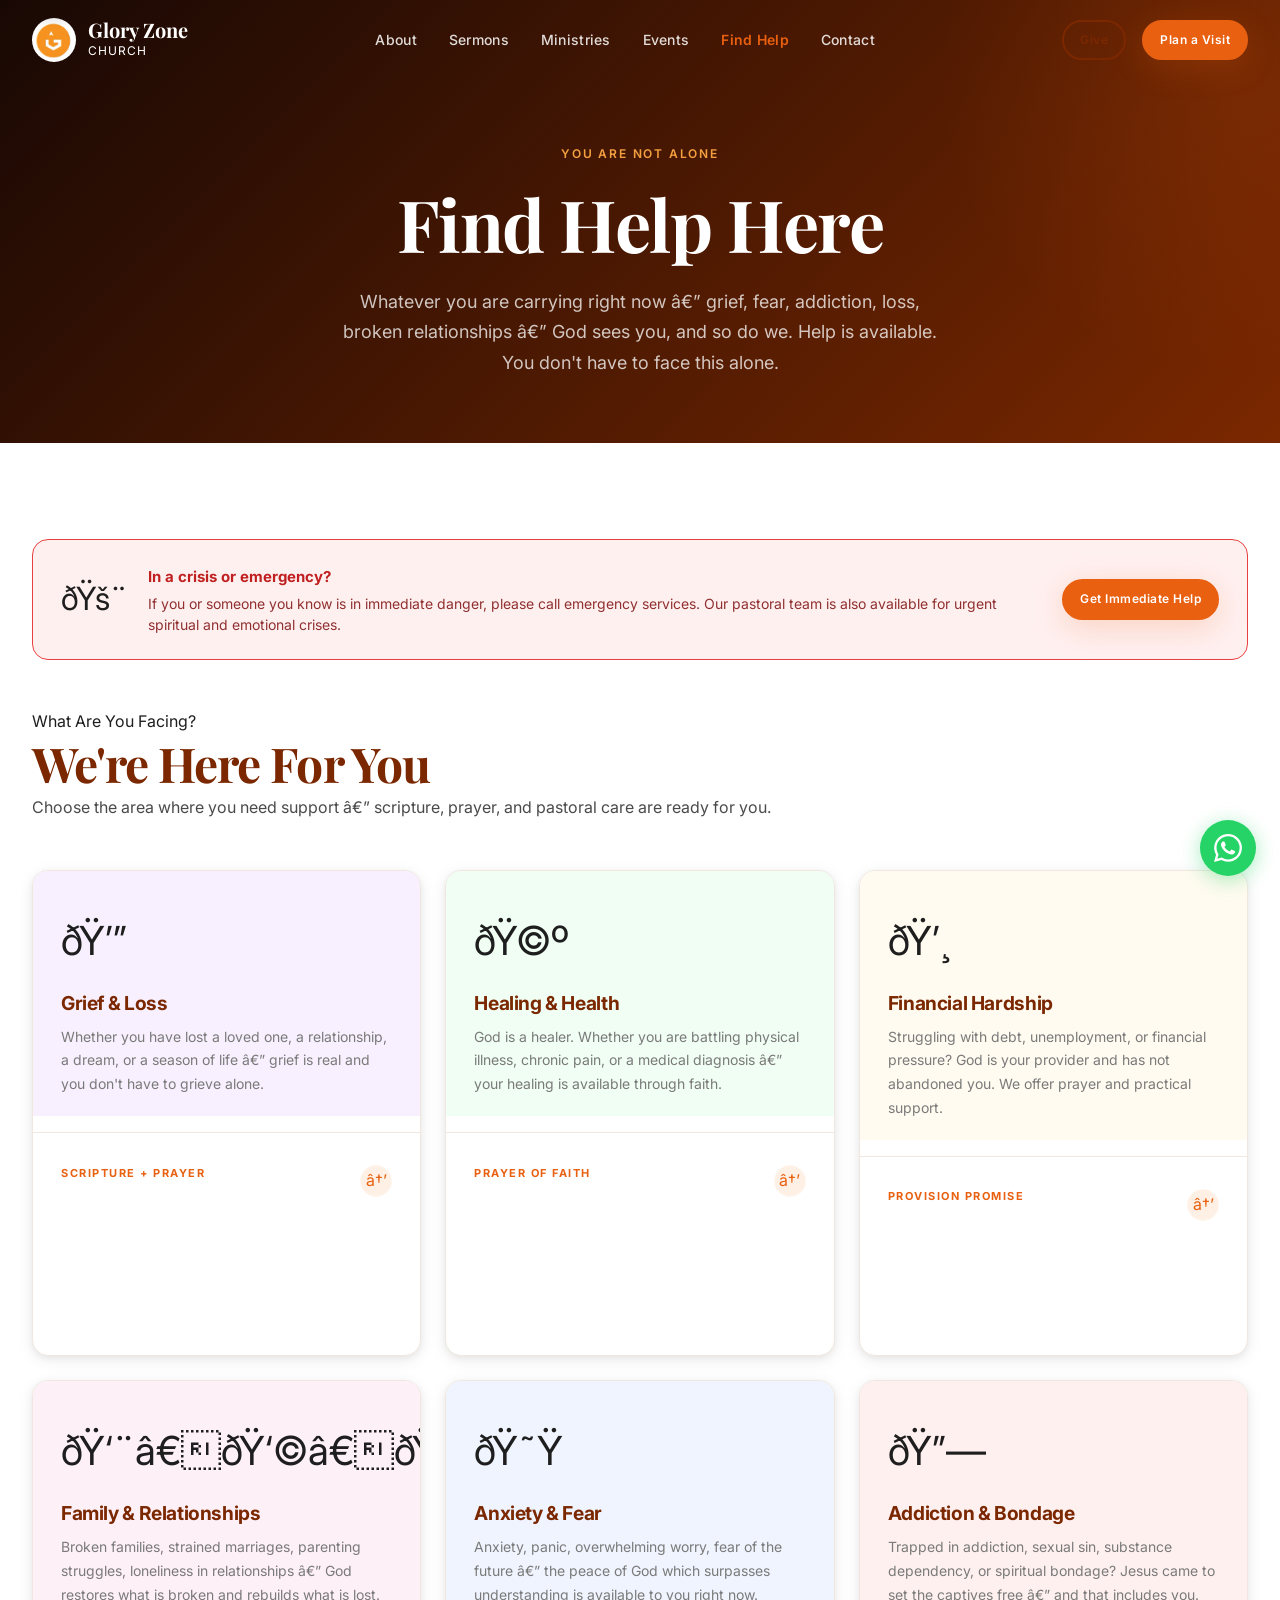
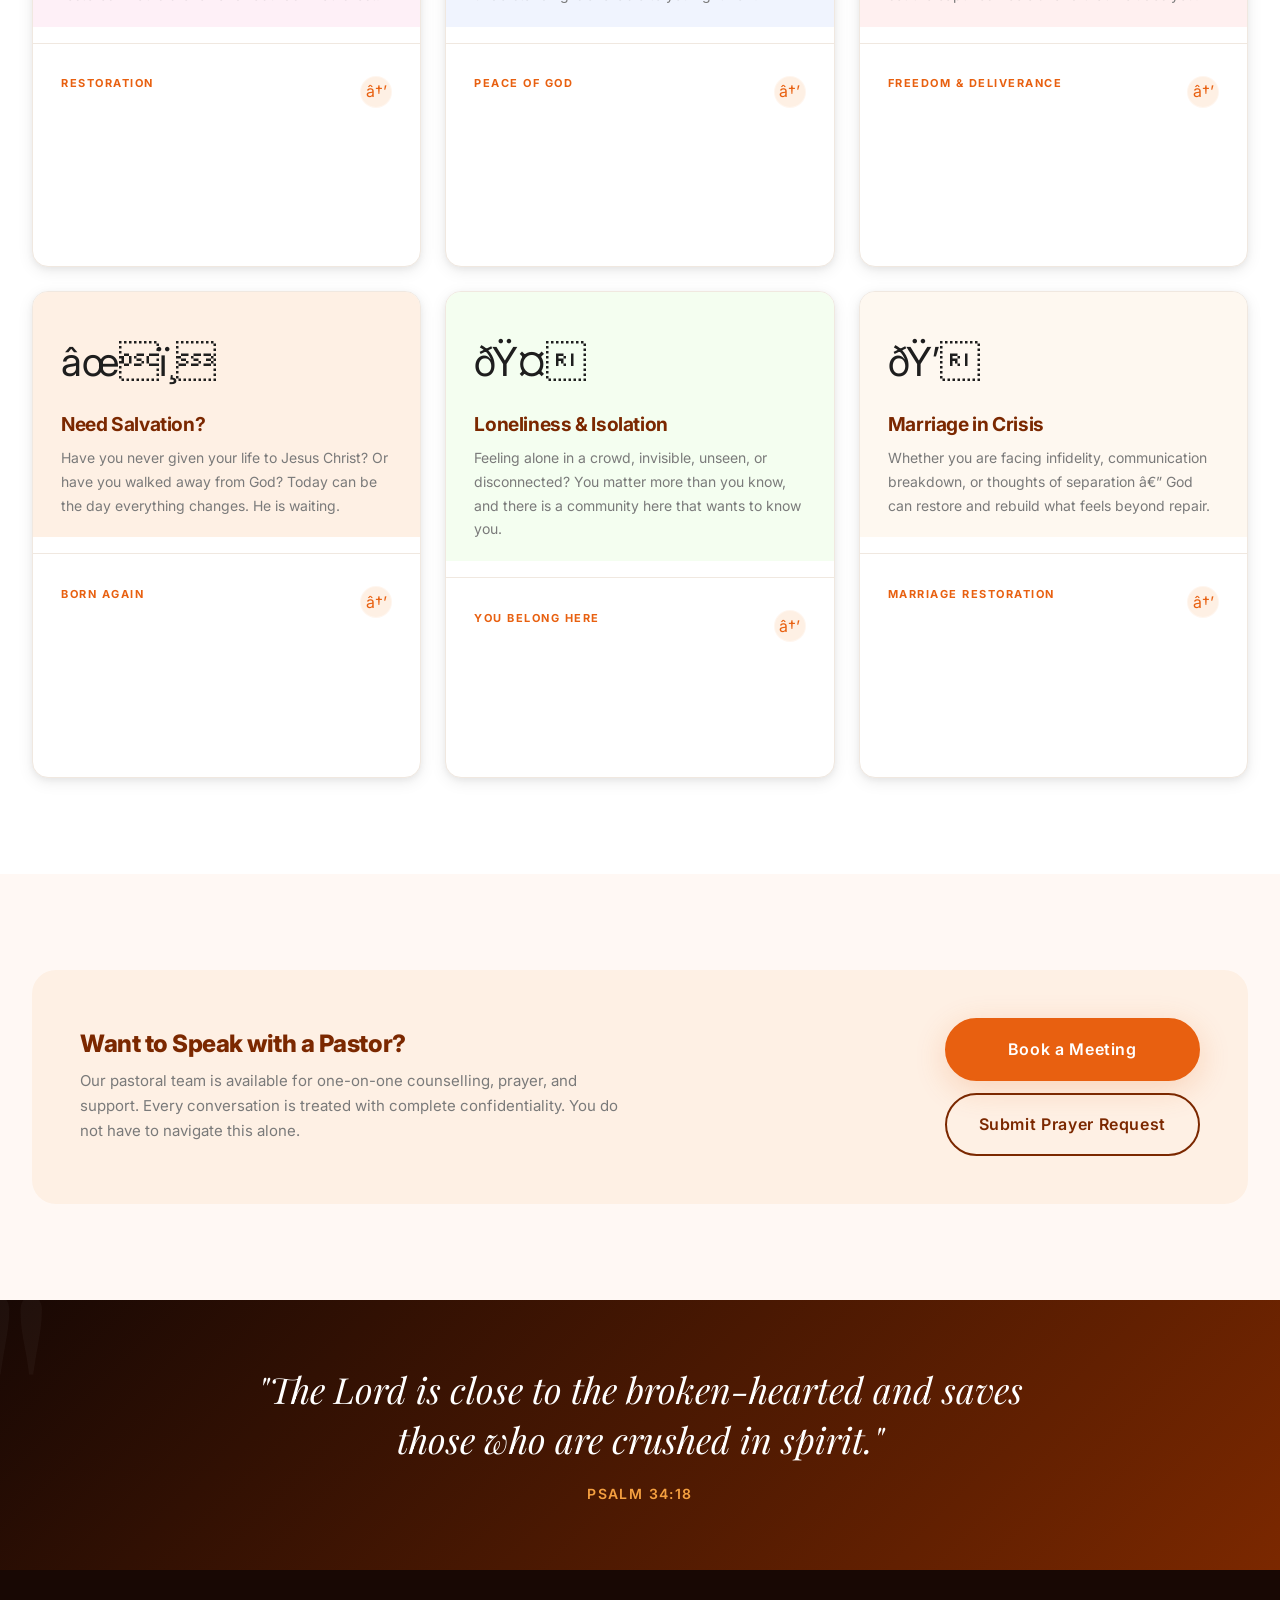
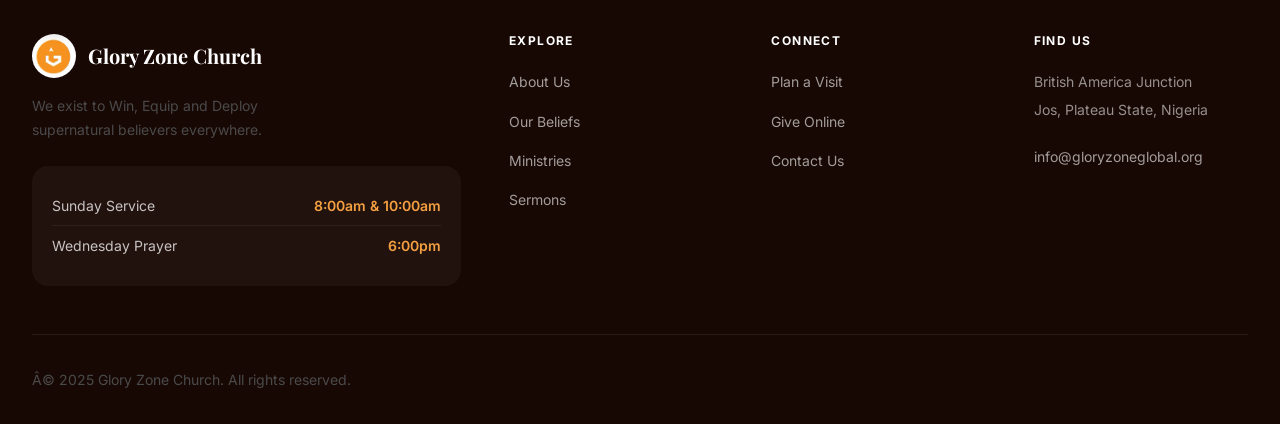
<file: find-help.html>
﻿<!DOCTYPE html>
<html lang="en">
<head>
  <meta charset="UTF-8" />
  <meta name="viewport" content="width=device-width, initial-scale=1.0" />
  <meta name="description" content="Find help at Glory Zone Church â€” whatever you are facing, you don't have to face it alone. We are here for you." />
  <title>Find Help â€” Glory Zone Church</title>
    <link rel="icon" href="logos/8YkVA8Vz_400x400.jpg" type="image/jpeg" />
  <link rel="apple-touch-icon" href="logos/8YkVA8Vz_400x400.jpg" />
  <link rel="preconnect" href="https://fonts.googleapis.com" />
    <link rel="icon" href="logos/8YkVA8Vz_400x400.jpg" type="image/jpeg" />
  <link rel="apple-touch-icon" href="logos/8YkVA8Vz_400x400.jpg" />
  <link rel="preconnect" href="https://fonts.gstatic.com" crossorigin />
  <link href="https://fonts.googleapis.com/css2?family=Playfair+Display:ital,wght@0,700;0,800;1,700&family=Inter:wght@400;500;600&display=swap" rel="stylesheet" />
  <link rel="stylesheet" href="css/style.css" />
  <style>
    /* â”€â”€ Find Help page styles â”€â”€ */

    /* Opening statement */
    .help-opening {
      background: linear-gradient(135deg, #180804 0%, #7B2800 100%);
      padding: 80px 0;
      text-align: center;
      color: #fff;
    }
    .help-opening__icon { font-size: 48px; margin-bottom: 20px; }
    .help-opening__title {
      font-family: var(--font-display);
      font-size: clamp(1.8rem, 4vw, 3rem);
      font-weight: 800;
      margin-bottom: 20px;
    }
    .help-opening__desc {
      max-width: 600px;
      margin: 0 auto;
      font-size: 17px;
      color: rgba(255,255,255,0.75);
      line-height: 1.75;
    }

    /* Help category grid */
    .help-grid {
      display: grid;
      grid-template-columns: repeat(3, 1fr);
      gap: 24px;
    }
    .help-card {
      background: #fff;
      border-radius: var(--radius-lg);
      overflow: hidden;
      box-shadow: var(--shadow-md);
      text-decoration: none;
      display: block;
      transition: transform 0.3s ease, box-shadow 0.3s ease;
      border: 1px solid var(--color-border);
    }
    .help-card:hover {
      transform: translateY(-6px);
      box-shadow: var(--shadow-xl);
    }
    .help-card__top {
      padding: 36px 28px 20px;
    }
    .help-card__icon {
      font-size: 40px;
      margin-bottom: 16px;
      display: block;
    }
    .help-card__title {
      font-family: var(--font-display);
      font-size: 1.2rem;
      font-weight: 700;
      color: var(--color-primary);
      margin-bottom: 10px;
    }
    .help-card__desc {
      font-size: 14px;
      color: var(--color-muted);
      line-height: 1.7;
    }
    .help-card__footer {
      padding: 16px 28px 24px;
      display: flex;
      align-items: center;
      justify-content: space-between;
      border-top: 1px solid var(--color-border);
      margin-top: 16px;
    }
    .help-card__tag {
      font-size: 11px;
      font-weight: 700;
      letter-spacing: 1.5px;
      text-transform: uppercase;
      color: var(--color-accent);
    }
    .help-card__arrow {
      width: 32px;
      height: 32px;
      border-radius: 50%;
      background: var(--color-accent-subtle);
      display: flex;
      align-items: center;
      justify-content: center;
      color: var(--color-accent);
      font-size: 16px;
      transition: background 0.2s, color 0.2s;
    }
    .help-card:hover .help-card__arrow {
      background: var(--color-accent);
      color: #fff;
    }

    /* Color coding per category */
    .help-card--grief .help-card__top    { background: #F8F0FE; }
    .help-card--healing .help-card__top  { background: #F0FEF4; }
    .help-card--finances .help-card__top { background: #FFFBF0; }
    .help-card--family .help-card__top   { background: #FEF0F7; }
    .help-card--anxiety .help-card__top  { background: #F0F4FE; }
    .help-card--addiction .help-card__top{ background: #FFF0F0; }
    .help-card--salvation .help-card__top{ background: #FEF0E4; }
    .help-card--loneliness .help-card__top { background: #F4FEF0; }
    .help-card--marriage .help-card__top { background: #FEF8F0; }

    /* Urgent banner */
    .urgent-banner {
      background: #FFF0F0;
      border: 1.5px solid #E84040;
      border-radius: var(--radius-lg);
      padding: 24px 28px;
      display: flex;
      align-items: center;
      gap: 20px;
      margin-bottom: 48px;
    }
    .urgent-banner__icon { font-size: 32px; flex-shrink: 0; }
    .urgent-banner__title {
      font-size: 15px;
      font-weight: 700;
      color: #C02020;
      margin-bottom: 4px;
    }
    .urgent-banner__desc {
      font-size: 14px;
      color: #903030;
      line-height: 1.5;
    }
    .urgent-banner__action { margin-left: auto; flex-shrink: 0; }

    /* Pastoral care section */
    .pastoral-strip {
      background: var(--color-accent-subtle);
      border-radius: var(--radius-xl);
      padding: 48px;
      display: grid;
      grid-template-columns: 1fr auto;
      gap: 32px;
      align-items: center;
    }
    .pastoral-strip__title {
      font-family: var(--font-display);
      font-size: 1.5rem;
      font-weight: 800;
      color: var(--color-primary);
      margin-bottom: 10px;
    }
    .pastoral-strip__desc {
      font-size: 15px;
      color: var(--color-muted);
      line-height: 1.65;
      max-width: 540px;
    }
    .pastoral-strip__actions {
      display: flex;
      flex-direction: column;
      gap: 12px;
    }

    @media (max-width: 900px) {
      .help-grid { grid-template-columns: repeat(2, 1fr); }
      .pastoral-strip { grid-template-columns: 1fr; }
      .pastoral-strip__actions { flex-direction: row; flex-wrap: wrap; }
    }
    @media (max-width: 580px) {
      .help-grid { grid-template-columns: 1fr; }
      .urgent-banner { flex-wrap: wrap; }
      .urgent-banner__action { margin-left: 0; }
      .pastoral-strip { padding: 28px 20px; }
    }
  </style>
</head>
<body>

  <nav class="nav nav--transparent" id="main-nav" data-transparent="true">
    <div class="nav__inner">
      <a href="index.html" class="nav__logo">
        <img src="logos/images.jpg" alt="Glory Zone Church" class="nav__logo-img" />
        <div><div class="nav__logo-text">Glory Zone</div><div class="nav__logo-sub">Church</div></div>
      </a>
      <ul class="nav__links">
        <li><a href="about.html" class="nav__link">About</a></li>
        <li><a href="sermons.html" class="nav__link">Sermons</a></li>
        <li><a href="ministries.html" class="nav__link">Ministries</a></li>
        <li><a href="events.html" class="nav__link">Events</a></li>
        <li><a href="find-help.html" class="nav__link nav__link--find-help nav__link--active">Find Help</a></li>
        <li><a href="contact.html" class="nav__link">Contact</a></li>
      </ul>
      <div class="nav__actions">
        <a href="give.html" class="btn btn--secondary btn--sm">Give</a>
        <a href="plan-visit.html" class="btn btn--primary btn--sm">Plan a Visit</a>
        <button class="nav__menu-btn" id="menu-btn"><span></span><span></span><span></span></button>
      </div>
    </div>
  </nav>
  <div class="mobile-nav" id="mobile-nav">
    <button class="mobile-nav__close" id="mobile-nav-close">âœ•</button>
    <ul class="mobile-nav__links">
      <li><a href="index.html" class="mobile-nav__link">Home</a></li>
      <li><a href="about.html" class="mobile-nav__link">About</a></li>
      <li><a href="sermons.html" class="mobile-nav__link">Sermons</a></li>
      <li><a href="ministries.html" class="mobile-nav__link">Ministries</a></li>
      <li><a href="events.html" class="mobile-nav__link">Events</a></li>
      <li><a href="find-help.html" class="mobile-nav__link mobile-nav__link--find-help">Find Help</a></li>
      <li><a href="plan-visit.html" class="mobile-nav__link">Plan a Visit</a></li>
      <li><a href="give.html" class="mobile-nav__link">Give</a></li>
      <li><a href="contact.html" class="mobile-nav__link">Contact</a></li>
    </ul>
  </div>

  <main>

    <!-- Opening -->
    <div class="page-hero">
      <span class="page-hero__label">You Are Not Alone</span>
      <h1 class="page-hero__title">Find Help Here</h1>
      <p class="page-hero__subtitle">
        Whatever you are carrying right now â€” grief, fear, addiction, loss, broken relationships â€”
        God sees you, and so do we. Help is available. You don't have to face this alone.
      </p>
    </div>

    <section class="section">
      <div class="container">

        <!-- Urgent Help Banner -->
        <div class="urgent-banner reveal">
          <div class="urgent-banner__icon">ðŸš¨</div>
          <div>
            <div class="urgent-banner__title">In a crisis or emergency?</div>
            <div class="urgent-banner__desc">If you or someone you know is in immediate danger, please call emergency services. Our pastoral team is also available for urgent spiritual and emotional crises.</div>
          </div>
          <div class="urgent-banner__action">
            <a href="contact.html" class="btn btn--primary btn--sm">Get Immediate Help</a>
          </div>
        </div>

        <!-- Category grid -->
        <div class="section-header reveal">
          <span class="section-label">What Are You Facing?</span>
          <h2 class="section-title">We're Here For You</h2>
          <p class="section-subtitle">Choose the area where you need support â€” scripture, prayer, and pastoral care are ready for you.</p>
        </div>

        <div class="help-grid">

          <a href="find-help-detail.html?topic=grief" class="help-card help-card--grief reveal">
            <div class="help-card__top">
              <span class="help-card__icon">ðŸ’”</span>
              <h3 class="help-card__title">Grief &amp; Loss</h3>
              <p class="help-card__desc">Whether you have lost a loved one, a relationship, a dream, or a season of life â€” grief is real and you don't have to grieve alone.</p>
            </div>
            <div class="help-card__footer">
              <span class="help-card__tag">Scripture + Prayer</span>
              <span class="help-card__arrow">â†’</span>
            </div>
          </a>

          <a href="find-help-detail.html?topic=healing" class="help-card help-card--healing reveal">
            <div class="help-card__top">
              <span class="help-card__icon">ðŸ©º</span>
              <h3 class="help-card__title">Healing &amp; Health</h3>
              <p class="help-card__desc">God is a healer. Whether you are battling physical illness, chronic pain, or a medical diagnosis â€” your healing is available through faith.</p>
            </div>
            <div class="help-card__footer">
              <span class="help-card__tag">Prayer of Faith</span>
              <span class="help-card__arrow">â†’</span>
            </div>
          </a>

          <a href="find-help-detail.html?topic=finances" class="help-card help-card--finances reveal">
            <div class="help-card__top">
              <span class="help-card__icon">ðŸ’¸</span>
              <h3 class="help-card__title">Financial Hardship</h3>
              <p class="help-card__desc">Struggling with debt, unemployment, or financial pressure? God is your provider and has not abandoned you. We offer prayer and practical support.</p>
            </div>
            <div class="help-card__footer">
              <span class="help-card__tag">Provision Promise</span>
              <span class="help-card__arrow">â†’</span>
            </div>
          </a>

          <a href="find-help-detail.html?topic=family" class="help-card help-card--family reveal">
            <div class="help-card__top">
              <span class="help-card__icon">ðŸ‘¨â€ðŸ‘©â€ðŸ‘§</span>
              <h3 class="help-card__title">Family &amp; Relationships</h3>
              <p class="help-card__desc">Broken families, strained marriages, parenting struggles, loneliness in relationships â€” God restores what is broken and rebuilds what is lost.</p>
            </div>
            <div class="help-card__footer">
              <span class="help-card__tag">Restoration</span>
              <span class="help-card__arrow">â†’</span>
            </div>
          </a>

          <a href="find-help-detail.html?topic=anxiety" class="help-card help-card--anxiety reveal">
            <div class="help-card__top">
              <span class="help-card__icon">ðŸ˜Ÿ</span>
              <h3 class="help-card__title">Anxiety &amp; Fear</h3>
              <p class="help-card__desc">Anxiety, panic, overwhelming worry, fear of the future â€” the peace of God which surpasses understanding is available to you right now.</p>
            </div>
            <div class="help-card__footer">
              <span class="help-card__tag">Peace of God</span>
              <span class="help-card__arrow">â†’</span>
            </div>
          </a>

          <a href="find-help-detail.html?topic=addiction" class="help-card help-card--addiction reveal">
            <div class="help-card__top">
              <span class="help-card__icon">ðŸ”—</span>
              <h3 class="help-card__title">Addiction &amp; Bondage</h3>
              <p class="help-card__desc">Trapped in addiction, sexual sin, substance dependency, or spiritual bondage? Jesus came to set the captives free â€” and that includes you.</p>
            </div>
            <div class="help-card__footer">
              <span class="help-card__tag">Freedom &amp; Deliverance</span>
              <span class="help-card__arrow">â†’</span>
            </div>
          </a>

          <a href="find-help-detail.html?topic=salvation" class="help-card help-card--salvation reveal">
            <div class="help-card__top">
              <span class="help-card__icon">âœï¸</span>
              <h3 class="help-card__title">Need Salvation?</h3>
              <p class="help-card__desc">Have you never given your life to Jesus Christ? Or have you walked away from God? Today can be the day everything changes. He is waiting.</p>
            </div>
            <div class="help-card__footer">
              <span class="help-card__tag">Born Again</span>
              <span class="help-card__arrow">â†’</span>
            </div>
          </a>

          <a href="find-help-detail.html?topic=loneliness" class="help-card help-card--loneliness reveal">
            <div class="help-card__top">
              <span class="help-card__icon">ðŸ¤</span>
              <h3 class="help-card__title">Loneliness &amp; Isolation</h3>
              <p class="help-card__desc">Feeling alone in a crowd, invisible, unseen, or disconnected? You matter more than you know, and there is a community here that wants to know you.</p>
            </div>
            <div class="help-card__footer">
              <span class="help-card__tag">You Belong Here</span>
              <span class="help-card__arrow">â†’</span>
            </div>
          </a>

          <a href="find-help-detail.html?topic=marriage" class="help-card help-card--marriage reveal">
            <div class="help-card__top">
              <span class="help-card__icon">ðŸ’</span>
              <h3 class="help-card__title">Marriage in Crisis</h3>
              <p class="help-card__desc">Whether you are facing infidelity, communication breakdown, or thoughts of separation â€” God can restore and rebuild what feels beyond repair.</p>
            </div>
            <div class="help-card__footer">
              <span class="help-card__tag">Marriage Restoration</span>
              <span class="help-card__arrow">â†’</span>
            </div>
          </a>

        </div>

      </div>
    </section>

    <!-- Pastoral care -->
    <section class="section section--warm">
      <div class="container reveal">
        <div class="pastoral-strip">
          <div>
            <h2 class="pastoral-strip__title">Want to Speak with a Pastor?</h2>
            <p class="pastoral-strip__desc">Our pastoral team is available for one-on-one counselling, prayer, and support. Every conversation is treated with complete confidentiality. You do not have to navigate this alone.</p>
          </div>
          <div class="pastoral-strip__actions">
            <a href="contact.html" class="btn btn--primary btn--lg">Book a Meeting</a>
            <a href="contact.html" class="btn btn--secondary btn--lg">Submit Prayer Request</a>
          </div>
        </div>
      </div>
    </section>

    <div class="scripture-banner">
      <p class="scripture-banner__text">
        "The Lord is close to the broken-hearted and saves those who are crushed in spirit."
      </p>
      <p class="scripture-banner__ref">Psalm 34:18</p>
    </div>

  </main>

  <footer class="footer">
    <div class="container">
      <div class="footer__grid">
        <div class="footer__brand">
          <a href="index.html" class="footer__logo"><img src="logos/images.jpg" alt="Glory Zone Church" class="footer__logo-img" /><span class="footer__logo-name">Glory Zone Church</span></a>
          <p class="footer__tagline">We exist to Win, Equip and Deploy supernatural believers everywhere.</p>
          <div class="footer__service-times">
            <div class="footer__service-time"><span>Sunday Service</span><span>8:00am &amp; 10:00am</span></div>
            <div class="footer__service-time"><span>Wednesday Prayer</span><span>6:00pm</span></div>
          </div>
        </div>
        <div><h4 class="footer__col-title">Explore</h4><ul class="footer__links"><li><a href="about.html" class="footer__link">About Us</a></li><li><a href="beliefs.html" class="footer__link">Our Beliefs</a></li><li><a href="ministries.html" class="footer__link">Ministries</a></li><li><a href="sermons.html" class="footer__link">Sermons</a></li></ul></div>
        <div><h4 class="footer__col-title">Connect</h4><ul class="footer__links"><li><a href="plan-visit.html" class="footer__link">Plan a Visit</a></li><li><a href="give.html" class="footer__link">Give Online</a></li><li><a href="contact.html" class="footer__link">Contact Us</a></li></ul></div>
        <div><h4 class="footer__col-title">Find Us</h4><ul class="footer__links"><li><span style="cursor:default;color:rgba(255,255,255,0.55);font-size:14px;">British America Junction<br>Jos, Plateau State, Nigeria</span></li><li style="margin-top:8px;"><a href="mailto:info@gloryzoneglobal.org" class="footer__link">info@gloryzoneglobal.org</a></li></ul></div>
      </div>
      <div class="footer__bottom"><p>Â© 2025 Glory Zone Church. All rights reserved.</p></div>
    </div>
  </footer>

  <a href="https://wa.me/2348000000000" class="whatsapp-float" target="_blank" rel="noopener" aria-label="WhatsApp">
    <svg viewBox="0 0 24 24"><path d="M17.472 14.382c-.297-.149-1.758-.867-2.03-.967-.273-.099-.471-.148-.67.15-.197.297-.767.966-.94 1.164-.173.199-.347.223-.644.075-.297-.15-1.255-.463-2.39-1.475-.883-.788-1.48-1.761-1.653-2.059-.173-.297-.018-.458.13-.606.134-.133.298-.347.446-.52.149-.174.198-.298.298-.497.099-.198.05-.371-.025-.52-.075-.149-.669-1.612-.916-2.207-.242-.579-.487-.5-.669-.51-.173-.008-.371-.01-.57-.01-.198 0-.52.074-.792.372-.272.297-1.04 1.016-1.04 2.479 0 1.462 1.065 2.875 1.213 3.074.149.198 2.096 3.2 5.077 4.487.709.306 1.262.489 1.694.625.712.227 1.36.195 1.871.118.571-.085 1.758-.719 2.006-1.413.248-.694.248-1.289.173-1.413-.074-.124-.272-.198-.57-.347m-5.421 7.403h-.004a9.87 9.87 0 01-5.031-1.378l-.361-.214-3.741.982.998-3.648-.235-.374a9.86 9.86 0 01-1.51-5.26c.001-5.45 4.436-9.884 9.888-9.884 2.64 0 5.122 1.03 6.988 2.898a9.825 9.825 0 012.893 6.994c-.003 5.45-4.437 9.884-9.885 9.884m8.413-18.297A11.815 11.815 0 0012.05 0C5.495 0 .16 5.335.157 11.892c0 2.096.547 4.142 1.588 5.945L.057 24l6.305-1.654a11.882 11.882 0 005.683 1.448h.005c6.554 0 11.89-5.335 11.893-11.893a11.821 11.821 0 00-3.48-8.413z" fill="white"/></svg>
  </a>
  <script src="js/main.js"></script>
</body>
</html>
</file>
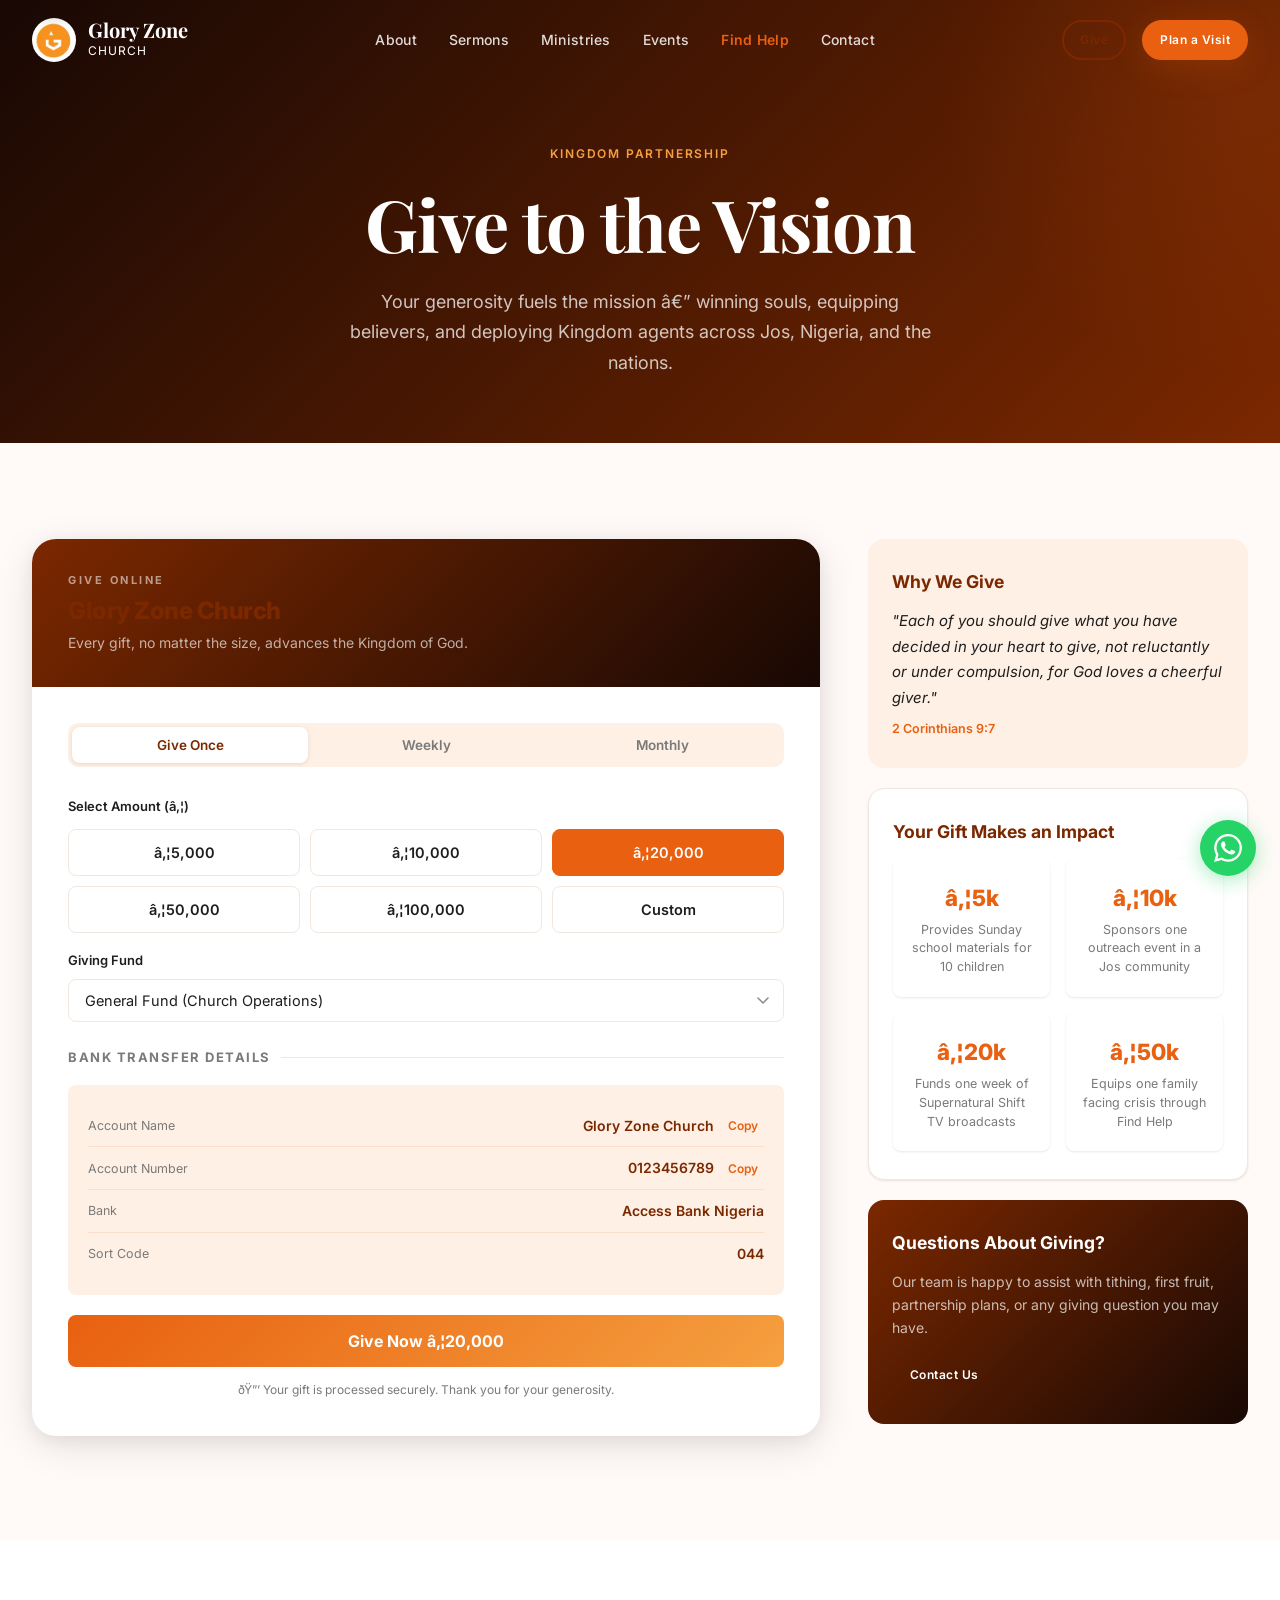
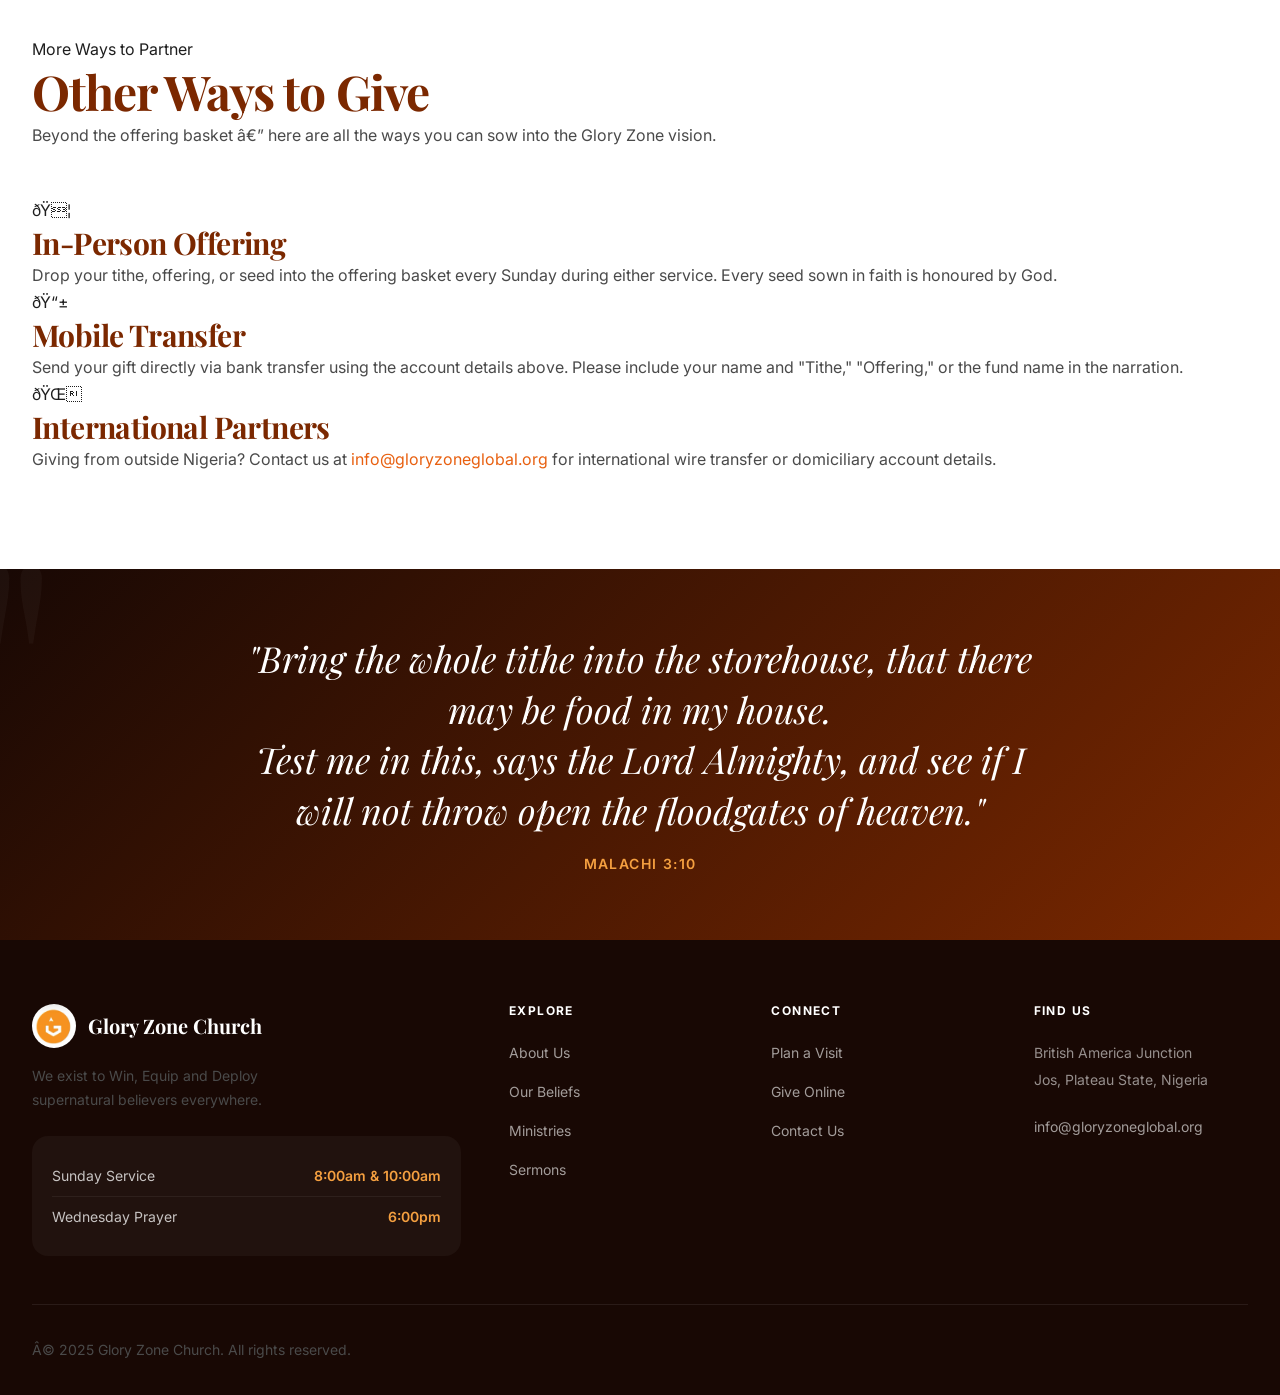
<file: give.html>
﻿<!DOCTYPE html>
<html lang="en">
<head>
  <meta charset="UTF-8" />
  <meta name="viewport" content="width=device-width, initial-scale=1.0" />
  <meta name="description" content="Give to Glory Zone Church â€” partner with us to Win, Equip and Deploy supernatural believers in Jos and beyond." />
  <title>Give â€” Glory Zone Church</title>
    <link rel="icon" href="logos/8YkVA8Vz_400x400.jpg" type="image/jpeg" />
  <link rel="apple-touch-icon" href="logos/8YkVA8Vz_400x400.jpg" />
  <link rel="preconnect" href="https://fonts.googleapis.com" />
    <link rel="icon" href="logos/8YkVA8Vz_400x400.jpg" type="image/jpeg" />
  <link rel="apple-touch-icon" href="logos/8YkVA8Vz_400x400.jpg" />
  <link rel="preconnect" href="https://fonts.gstatic.com" crossorigin />
  <link href="https://fonts.googleapis.com/css2?family=Playfair+Display:ital,wght@0,700;0,800;1,700&family=Inter:wght@400;500;600&display=swap" rel="stylesheet" />
  <link rel="stylesheet" href="css/style.css" />
  <style>
    /* â”€â”€ Give page styles â”€â”€ */

    /* Give layout */
    .give-layout {
      display: grid;
      grid-template-columns: 1fr 380px;
      gap: 48px;
      align-items: start;
    }

    /* Giving card */
    .giving-card {
      background: #fff;
      border-radius: var(--radius-xl);
      box-shadow: var(--shadow-lg);
      overflow: hidden;
    }
    .giving-card__header {
      background: linear-gradient(135deg, #7B2800 0%, #180804 100%);
      padding: 32px 36px;
      color: #fff;
    }
    .giving-card__header-label {
      font-size: 11px;
      font-weight: 700;
      letter-spacing: 2.5px;
      text-transform: uppercase;
      color: rgba(255,255,255,0.55);
      margin-bottom: 8px;
    }
    .giving-card__header-title {
      font-family: var(--font-display);
      font-size: 1.5rem;
      font-weight: 800;
      margin-bottom: 4px;
    }
    .giving-card__header-sub {
      font-size: 14px;
      color: rgba(255,255,255,0.65);
    }
    .giving-card__body {
      padding: 36px;
    }

    /* Frequency toggle */
    .freq-toggle {
      display: flex;
      background: var(--color-accent-subtle);
      border-radius: 10px;
      padding: 4px;
      margin-bottom: 28px;
    }
    .freq-btn {
      flex: 1;
      padding: 10px 16px;
      border: none;
      background: transparent;
      border-radius: 8px;
      font-family: var(--font-body);
      font-size: 13.5px;
      font-weight: 600;
      color: var(--color-muted);
      cursor: pointer;
      transition: all 0.2s;
      text-align: center;
    }
    .freq-btn.active {
      background: #fff;
      color: var(--color-primary);
      box-shadow: 0 1px 4px rgba(0,0,0,0.1);
    }

    /* Amount buttons */
    .amount-label {
      font-size: 13px;
      font-weight: 600;
      color: var(--color-text);
      margin-bottom: 12px;
    }
    .amount-grid {
      display: grid;
      grid-template-columns: repeat(3, 1fr);
      gap: 10px;
      margin-bottom: 16px;
    }
    .amount-btn {
      padding: 14px 10px;
      border: 1.5px solid var(--color-border);
      border-radius: var(--radius-md);
      background: #fff;
      font-family: var(--font-body);
      font-size: 14.5px;
      font-weight: 600;
      color: var(--color-text);
      cursor: pointer;
      transition: all 0.2s;
      text-align: center;
    }
    .amount-btn:hover {
      border-color: var(--color-accent);
      color: var(--color-accent);
      background: var(--color-accent-subtle);
    }
    .amount-btn.selected {
      border-color: var(--color-accent);
      background: var(--color-accent);
      color: #fff;
    }
    .custom-amount-row {
      display: flex;
      align-items: center;
      border: 1.5px solid var(--color-border);
      border-radius: var(--radius-md);
      overflow: hidden;
      margin-bottom: 24px;
      transition: border-color 0.2s;
    }
    .custom-amount-row:focus-within {
      border-color: var(--color-accent);
      box-shadow: 0 0 0 3px rgba(232,96,16,0.12);
    }
    .custom-amount-prefix {
      padding: 13px 14px;
      font-size: 14px;
      font-weight: 600;
      color: var(--color-muted);
      background: var(--color-accent-subtle);
      border-right: 1.5px solid var(--color-border);
    }
    .custom-amount-input {
      flex: 1;
      border: none;
      padding: 13px 16px;
      font-family: var(--font-body);
      font-size: 16px;
      font-weight: 600;
      color: var(--color-primary);
      outline: none;
    }
    .custom-amount-input::placeholder { color: var(--color-muted); font-weight: 400; }

    /* Fund select */
    .giving-fund-label {
      font-size: 13px;
      font-weight: 600;
      color: var(--color-text);
      margin-bottom: 8px;
    }
    .giving-fund-select {
      width: 100%;
      padding: 12px 16px;
      border: 1.5px solid var(--color-border);
      border-radius: var(--radius-md);
      font-family: var(--font-body);
      font-size: 14.5px;
      color: var(--color-text);
      background: #fff;
      margin-bottom: 24px;
      appearance: none;
      background-image: url("data:image/svg+xml,%3Csvg width='12' height='8' viewBox='0 0 12 8' fill='none' xmlns='http://www.w3.org/2000/svg'%3E%3Cpath d='M1 1l5 5 5-5' stroke='%23888' stroke-width='1.5' stroke-linecap='round'/%3E%3C/svg%3E");
      background-repeat: no-repeat;
      background-position: right 14px center;
      cursor: pointer;
      transition: border-color 0.2s;
    }
    .giving-fund-select:focus {
      outline: none;
      border-color: var(--color-accent);
      box-shadow: 0 0 0 3px rgba(232,96,16,0.12);
    }

    /* Payment section */
    .payment-section-title {
      font-size: 13px;
      font-weight: 700;
      letter-spacing: 1.5px;
      text-transform: uppercase;
      color: var(--color-muted);
      margin-bottom: 16px;
      display: flex;
      align-items: center;
      gap: 10px;
    }
    .payment-section-title::after {
      content: '';
      flex: 1;
      height: 1px;
      background: var(--color-border);
    }

    /* Bank details block */
    .bank-details {
      background: var(--color-accent-subtle);
      border-radius: var(--radius-md);
      padding: 20px;
      margin-bottom: 20px;
    }
    .bank-detail-row {
      display: flex;
      justify-content: space-between;
      align-items: center;
      padding: 9px 0;
      border-bottom: 1px solid rgba(232,96,16,0.12);
      font-size: 14px;
    }
    .bank-detail-row:last-child { border-bottom: none; }
    .bank-detail-row__label { color: var(--color-muted); font-size: 12.5px; }
    .bank-detail-row__value {
      font-weight: 600;
      color: var(--color-primary);
      display: flex;
      align-items: center;
      gap: 8px;
    }
    .copy-btn {
      background: transparent;
      border: none;
      color: var(--color-accent);
      cursor: pointer;
      font-size: 12px;
      font-weight: 600;
      padding: 2px 6px;
      border-radius: 4px;
      transition: background 0.2s;
    }
    .copy-btn:hover { background: rgba(232,96,16,0.1); }

    /* Give button */
    .give-submit-btn {
      width: 100%;
      padding: 16px;
      background: linear-gradient(135deg, #E86010, #F5A040);
      color: #fff;
      border: none;
      border-radius: var(--radius-md);
      font-family: var(--font-body);
      font-size: 16px;
      font-weight: 700;
      cursor: pointer;
      transition: opacity 0.2s, transform 0.2s;
      margin-bottom: 12px;
    }
    .give-submit-btn:hover { opacity: 0.92; transform: translateY(-1px); }
    .give-secure-note {
      text-align: center;
      font-size: 12px;
      color: var(--color-muted);
      display: flex;
      align-items: center;
      justify-content: center;
      gap: 6px;
    }

    /* Sidebar */
    .give-sidebar-card {
      background: var(--color-accent-subtle);
      border-radius: var(--radius-lg);
      padding: 28px 24px;
      margin-bottom: 20px;
    }
    .give-sidebar-card__title {
      font-family: var(--font-display);
      font-size: 1.1rem;
      font-weight: 700;
      color: var(--color-primary);
      margin-bottom: 12px;
    }
    .give-sidebar-card__verse {
      font-size: 15px;
      font-style: italic;
      color: var(--color-text);
      line-height: 1.7;
      margin-bottom: 8px;
    }
    .give-sidebar-card__ref {
      font-size: 12.5px;
      font-weight: 600;
      color: var(--color-accent);
    }

    /* Impact cards */
    .impact-grid {
      display: grid;
      grid-template-columns: repeat(2, 1fr);
      gap: 16px;
    }
    .impact-card {
      background: #fff;
      border-radius: var(--radius-md);
      padding: 20px 16px;
      text-align: center;
      box-shadow: var(--shadow-sm);
    }
    .impact-card__amount {
      font-family: var(--font-display);
      font-size: 1.4rem;
      font-weight: 800;
      color: var(--color-accent);
      margin-bottom: 4px;
    }
    .impact-card__desc {
      font-size: 12.5px;
      color: var(--color-muted);
      line-height: 1.5;
    }

    /* Success overlay */
    .give-success {
      display: none;
      text-align: center;
      padding: 40px 36px;
    }
    .give-success__icon { font-size: 60px; margin-bottom: 16px; }
    .give-success__title {
      font-family: var(--font-display);
      font-size: 1.8rem;
      font-weight: 800;
      color: var(--color-primary);
      margin-bottom: 12px;
    }
    .give-success__desc { font-size: 15px; color: var(--color-muted); line-height: 1.7; margin-bottom: 24px; }

    @media (max-width: 900px) {
      .give-layout { grid-template-columns: 1fr; }
      .impact-grid { grid-template-columns: repeat(2, 1fr); }
    }
    @media (max-width: 480px) {
      .amount-grid { grid-template-columns: repeat(3, 1fr); }
      .giving-card__body { padding: 24px 20px; }
    }
  </style>
</head>
<body>

  <nav class="nav nav--transparent" id="main-nav" data-transparent="true">
    <div class="nav__inner">
      <a href="index.html" class="nav__logo">
        <img src="logos/images.jpg" alt="Glory Zone Church" class="nav__logo-img" />
        <div><div class="nav__logo-text">Glory Zone</div><div class="nav__logo-sub">Church</div></div>
      </a>
      <ul class="nav__links">
        <li><a href="about.html" class="nav__link">About</a></li>
        <li><a href="sermons.html" class="nav__link">Sermons</a></li>
        <li><a href="ministries.html" class="nav__link">Ministries</a></li>
        <li><a href="events.html" class="nav__link">Events</a></li>
        <li><a href="find-help.html" class="nav__link nav__link--find-help">Find Help</a></li>
        <li><a href="contact.html" class="nav__link">Contact</a></li>
      </ul>
      <div class="nav__actions">
        <a href="give.html" class="btn btn--secondary btn--sm">Give</a>
        <a href="plan-visit.html" class="btn btn--primary btn--sm">Plan a Visit</a>
        <button class="nav__menu-btn" id="menu-btn"><span></span><span></span><span></span></button>
      </div>
    </div>
  </nav>
  <div class="mobile-nav" id="mobile-nav">
    <button class="mobile-nav__close" id="mobile-nav-close">âœ•</button>
    <ul class="mobile-nav__links">
      <li><a href="index.html" class="mobile-nav__link">Home</a></li>
      <li><a href="about.html" class="mobile-nav__link">About</a></li>
      <li><a href="sermons.html" class="mobile-nav__link">Sermons</a></li>
      <li><a href="ministries.html" class="mobile-nav__link">Ministries</a></li>
      <li><a href="events.html" class="mobile-nav__link">Events</a></li>
      <li><a href="find-help.html" class="mobile-nav__link mobile-nav__link--find-help">Find Help</a></li>
      <li><a href="plan-visit.html" class="mobile-nav__link">Plan a Visit</a></li>
      <li><a href="give.html" class="mobile-nav__link">Give</a></li>
      <li><a href="contact.html" class="mobile-nav__link">Contact</a></li>
    </ul>
  </div>

  <main>

    <div class="page-hero">
      <span class="page-hero__label">Kingdom Partnership</span>
      <h1 class="page-hero__title">Give to the Vision</h1>
      <p class="page-hero__subtitle">
        Your generosity fuels the mission â€” winning souls, equipping believers, and deploying Kingdom agents
        across Jos, Nigeria, and the nations.
      </p>
    </div>

    <section class="section section--cream">
      <div class="container">
        <div class="give-layout">

          <!-- Giving Card -->
          <div>
            <div class="giving-card reveal">
              <div class="giving-card__header">
                <div class="giving-card__header-label">Give Online</div>
                <h2 class="giving-card__header-title">Glory Zone Church</h2>
                <p class="giving-card__header-sub">Every gift, no matter the size, advances the Kingdom of God.</p>
              </div>

              <div class="giving-card__body">
                <div id="give-form-content">
                  <!-- Frequency -->
                  <div class="freq-toggle" role="group" aria-label="Giving frequency">
                    <button class="freq-btn active" onclick="setFreq('once', this)">Give Once</button>
                    <button class="freq-btn" onclick="setFreq('weekly', this)">Weekly</button>
                    <button class="freq-btn" onclick="setFreq('monthly', this)">Monthly</button>
                  </div>

                  <!-- Amount -->
                  <div class="amount-label">Select Amount (â‚¦)</div>
                  <div class="amount-grid">
                    <button class="amount-btn" onclick="selectAmount(this, '5000')">â‚¦5,000</button>
                    <button class="amount-btn" onclick="selectAmount(this, '10000')">â‚¦10,000</button>
                    <button class="amount-btn selected" onclick="selectAmount(this, '20000')">â‚¦20,000</button>
                    <button class="amount-btn" onclick="selectAmount(this, '50000')">â‚¦50,000</button>
                    <button class="amount-btn" onclick="selectAmount(this, '100000')">â‚¦100,000</button>
                    <button class="amount-btn" onclick="selectAmount(this, 'custom')">Custom</button>
                  </div>

                  <div class="custom-amount-row" id="custom-amount-row" style="display:none;">
                    <span class="custom-amount-prefix">â‚¦</span>
                    <input type="number" class="custom-amount-input" id="custom-input" placeholder="Enter amount" min="100" />
                  </div>

                  <!-- Fund -->
                  <div class="giving-fund-label">Giving Fund</div>
                  <select class="giving-fund-select" id="giving-fund">
                    <option value="general">General Fund (Church Operations)</option>
                    <option value="missions">Missions &amp; Outreach</option>
                    <option value="building">Building &amp; Facilities</option>
                    <option value="media">Media Ministry (Supernatural Shift TV)</option>
                    <option value="jubilee">Jubilee Conference</option>
                    <option value="scholarship">Kingdom Scholarship Fund</option>
                  </select>

                  <!-- Bank Transfer Details -->
                  <div class="payment-section-title">Bank Transfer Details</div>
                  <div class="bank-details">
                    <div class="bank-detail-row">
                      <span class="bank-detail-row__label">Account Name</span>
                      <span class="bank-detail-row__value">Glory Zone Church <button class="copy-btn" onclick="copyText('Glory Zone Church', this)">Copy</button></span>
                    </div>
                    <div class="bank-detail-row">
                      <span class="bank-detail-row__label">Account Number</span>
                      <span class="bank-detail-row__value">0123456789 <button class="copy-btn" onclick="copyText('0123456789', this)">Copy</button></span>
                    </div>
                    <div class="bank-detail-row">
                      <span class="bank-detail-row__label">Bank</span>
                      <span class="bank-detail-row__value">Access Bank Nigeria</span>
                    </div>
                    <div class="bank-detail-row">
                      <span class="bank-detail-row__label">Sort Code</span>
                      <span class="bank-detail-row__value">044</span>
                    </div>
                  </div>

                  <button class="give-submit-btn" onclick="handleGiveSubmit()">
                    Give Now â‚¦<span id="give-amount-display">20,000</span>
                  </button>
                  <p class="give-secure-note">ðŸ”’ Your gift is processed securely. Thank you for your generosity.</p>
                </div>

                <!-- Success State -->
                <div class="give-success" id="give-success">
                  <div class="give-success__icon">ðŸ™Œ</div>
                  <h2 class="give-success__title">Thank You!</h2>
                  <p class="give-success__desc">Your gift has been received. Heaven is rejoicing over your generosity. A receipt will be sent to your email shortly.</p>
                  <a href="index.html" class="btn btn--primary btn--lg">Back to Home</a>
                </div>
              </div>
            </div>
          </div>

          <!-- Sidebar -->
          <div>
            <div class="give-sidebar-card reveal">
              <div class="give-sidebar-card__title">Why We Give</div>
              <p class="give-sidebar-card__verse">"Each of you should give what you have decided in your heart to give, not reluctantly or under compulsion, for God loves a cheerful giver."</p>
              <div class="give-sidebar-card__ref">2 Corinthians 9:7</div>
            </div>

            <div class="give-sidebar-card reveal" style="background:#fff;box-shadow:var(--shadow-sm);border:1px solid var(--color-border);">
              <div class="give-sidebar-card__title">Your Gift Makes an Impact</div>
              <div class="impact-grid">
                <div class="impact-card">
                  <div class="impact-card__amount">â‚¦5k</div>
                  <div class="impact-card__desc">Provides Sunday school materials for 10 children</div>
                </div>
                <div class="impact-card">
                  <div class="impact-card__amount">â‚¦10k</div>
                  <div class="impact-card__desc">Sponsors one outreach event in a Jos community</div>
                </div>
                <div class="impact-card">
                  <div class="impact-card__amount">â‚¦20k</div>
                  <div class="impact-card__desc">Funds one week of Supernatural Shift TV broadcasts</div>
                </div>
                <div class="impact-card">
                  <div class="impact-card__amount">â‚¦50k</div>
                  <div class="impact-card__desc">Equips one family facing crisis through Find Help</div>
                </div>
              </div>
            </div>

            <div class="give-sidebar-card reveal" style="background:linear-gradient(135deg,#7B2800,#180804);color:#fff;">
              <div class="give-sidebar-card__title" style="color:#fff;">Questions About Giving?</div>
              <p style="font-size:14px;color:rgba(255,255,255,0.7);line-height:1.65;margin-bottom:16px;">Our team is happy to assist with tithing, first fruit, partnership plans, or any giving question you may have.</p>
              <a href="contact.html" class="btn btn--outline-white btn--sm" style="display:inline-block;">Contact Us</a>
            </div>

          </div>
        </div>
      </div>
    </section>

    <!-- Other Ways to Give -->
    <section class="section">
      <div class="container">
        <div class="section-header reveal">
          <span class="section-label">More Ways to Partner</span>
          <h2 class="section-title">Other Ways to Give</h2>
          <p class="section-subtitle">Beyond the offering basket â€” here are all the ways you can sow into the Glory Zone vision.</p>
        </div>
        <div class="three-col-grid">

          <div class="feature-card reveal">
            <div class="feature-card__icon">ðŸ¦</div>
            <h3 class="feature-card__title">In-Person Offering</h3>
            <p class="feature-card__desc">Drop your tithe, offering, or seed into the offering basket every Sunday during either service. Every seed sown in faith is honoured by God.</p>
          </div>

          <div class="feature-card reveal">
            <div class="feature-card__icon">ðŸ“±</div>
            <h3 class="feature-card__title">Mobile Transfer</h3>
            <p class="feature-card__desc">Send your gift directly via bank transfer using the account details above. Please include your name and "Tithe," "Offering," or the fund name in the narration.</p>
          </div>

          <div class="feature-card reveal">
            <div class="feature-card__icon">ðŸŒ</div>
            <h3 class="feature-card__title">International Partners</h3>
            <p class="feature-card__desc">Giving from outside Nigeria? Contact us at <a href="mailto:info@gloryzoneglobal.org" style="color:var(--color-accent);">info@gloryzoneglobal.org</a> for international wire transfer or domiciliary account details.</p>
          </div>

        </div>
      </div>
    </section>

    <div class="scripture-banner">
      <p class="scripture-banner__text">
        "Bring the whole tithe into the storehouse, that there may be food in my house.<br>
        Test me in this, says the Lord Almighty, and see if I will not throw open the floodgates of heaven."
      </p>
      <p class="scripture-banner__ref">Malachi 3:10</p>
    </div>

  </main>

  <footer class="footer">
    <div class="container">
      <div class="footer__grid">
        <div class="footer__brand">
          <a href="index.html" class="footer__logo"><img src="logos/images.jpg" alt="Glory Zone Church" class="footer__logo-img" /><span class="footer__logo-name">Glory Zone Church</span></a>
          <p class="footer__tagline">We exist to Win, Equip and Deploy supernatural believers everywhere.</p>
          <div class="footer__service-times">
            <div class="footer__service-time"><span>Sunday Service</span><span>8:00am &amp; 10:00am</span></div>
            <div class="footer__service-time"><span>Wednesday Prayer</span><span>6:00pm</span></div>
          </div>
        </div>
        <div><h4 class="footer__col-title">Explore</h4><ul class="footer__links"><li><a href="about.html" class="footer__link">About Us</a></li><li><a href="beliefs.html" class="footer__link">Our Beliefs</a></li><li><a href="ministries.html" class="footer__link">Ministries</a></li><li><a href="sermons.html" class="footer__link">Sermons</a></li></ul></div>
        <div><h4 class="footer__col-title">Connect</h4><ul class="footer__links"><li><a href="plan-visit.html" class="footer__link">Plan a Visit</a></li><li><a href="give.html" class="footer__link">Give Online</a></li><li><a href="contact.html" class="footer__link">Contact Us</a></li></ul></div>
        <div><h4 class="footer__col-title">Find Us</h4><ul class="footer__links"><li><span style="cursor:default;color:rgba(255,255,255,0.55);font-size:14px;">British America Junction<br>Jos, Plateau State, Nigeria</span></li><li style="margin-top:8px;"><a href="mailto:info@gloryzoneglobal.org" class="footer__link">info@gloryzoneglobal.org</a></li></ul></div>
      </div>
      <div class="footer__bottom"><p>Â© 2025 Glory Zone Church. All rights reserved.</p></div>
    </div>
  </footer>

  <a href="https://wa.me/2348000000000" class="whatsapp-float" target="_blank" rel="noopener" aria-label="WhatsApp">
    <svg viewBox="0 0 24 24"><path d="M17.472 14.382c-.297-.149-1.758-.867-2.03-.967-.273-.099-.471-.148-.67.15-.197.297-.767.966-.94 1.164-.173.199-.347.223-.644.075-.297-.15-1.255-.463-2.39-1.475-.883-.788-1.48-1.761-1.653-2.059-.173-.297-.018-.458.13-.606.134-.133.298-.347.446-.52.149-.174.198-.298.298-.497.099-.198.05-.371-.025-.52-.075-.149-.669-1.612-.916-2.207-.242-.579-.487-.5-.669-.51-.173-.008-.371-.01-.57-.01-.198 0-.52.074-.792.372-.272.297-1.04 1.016-1.04 2.479 0 1.462 1.065 2.875 1.213 3.074.149.198 2.096 3.2 5.077 4.487.709.306 1.262.489 1.694.625.712.227 1.36.195 1.871.118.571-.085 1.758-.719 2.006-1.413.248-.694.248-1.289.173-1.413-.074-.124-.272-.198-.57-.347m-5.421 7.403h-.004a9.87 9.87 0 01-5.031-1.378l-.361-.214-3.741.982.998-3.648-.235-.374a9.86 9.86 0 01-1.51-5.26c.001-5.45 4.436-9.884 9.888-9.884 2.64 0 5.122 1.03 6.988 2.898a9.825 9.825 0 012.893 6.994c-.003 5.45-4.437 9.884-9.885 9.884m8.413-18.297A11.815 11.815 0 0012.05 0C5.495 0 .16 5.335.157 11.892c0 2.096.547 4.142 1.588 5.945L.057 24l6.305-1.654a11.882 11.882 0 005.683 1.448h.005c6.554 0 11.89-5.335 11.893-11.893a11.821 11.821 0 00-3.48-8.413z" fill="white"/></svg>
  </a>

  <script src="js/main.js"></script>
  <script>
    let selectedAmount = '20000';
    let frequency = 'once';

    function setFreq(f, btn) {
      frequency = f;
      document.querySelectorAll('.freq-btn').forEach(b => b.classList.remove('active'));
      btn.classList.add('active');
    }

    function selectAmount(btn, amount) {
      document.querySelectorAll('.amount-btn').forEach(b => b.classList.remove('selected'));
      btn.classList.add('selected');
      selectedAmount = amount;
      const customRow = document.getElementById('custom-amount-row');
      if (amount === 'custom') {
        customRow.style.display = 'flex';
        selectedAmount = '';
      } else {
        customRow.style.display = 'none';
        updateDisplay(amount);
      }
    }

    function updateDisplay(amount) {
      const num = parseInt(amount);
      if (!isNaN(num)) {
        document.getElementById('give-amount-display').textContent = num.toLocaleString('en-NG');
      }
    }

    document.getElementById('custom-input').addEventListener('input', function() {
      selectedAmount = this.value;
      updateDisplay(this.value);
    });

    function handleGiveSubmit() {
      const amount = selectedAmount || document.getElementById('custom-input').value;
      if (!amount || parseInt(amount) < 100) {
        alert('Please enter a valid amount before giving.');
        return;
      }
      document.getElementById('give-form-content').style.display = 'none';
      document.getElementById('give-success').style.display = 'block';
    }

    function copyText(text, btn) {
      navigator.clipboard.writeText(text).then(() => {
        const orig = btn.textContent;
        btn.textContent = 'Copied!';
        setTimeout(() => { btn.textContent = orig; }, 1800);
      });
    }
  </script>
</body>
</html>
</file>
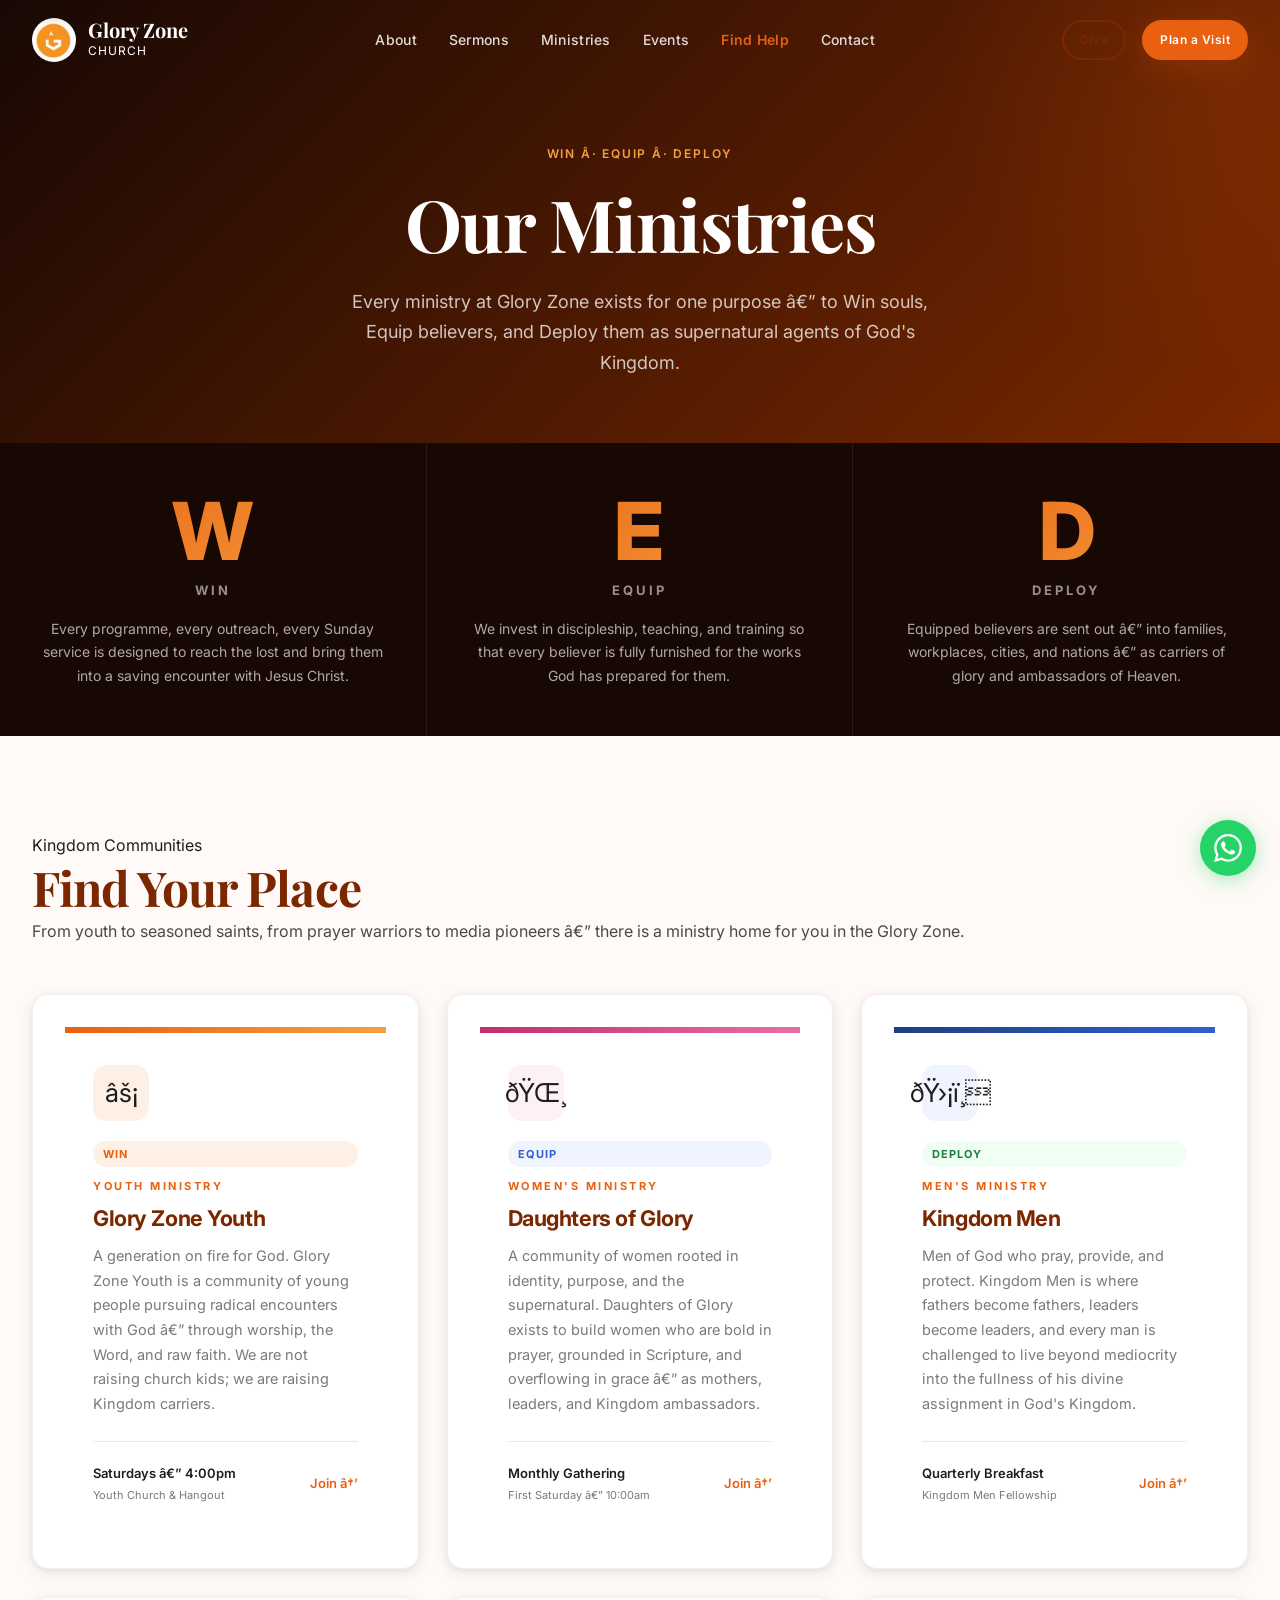
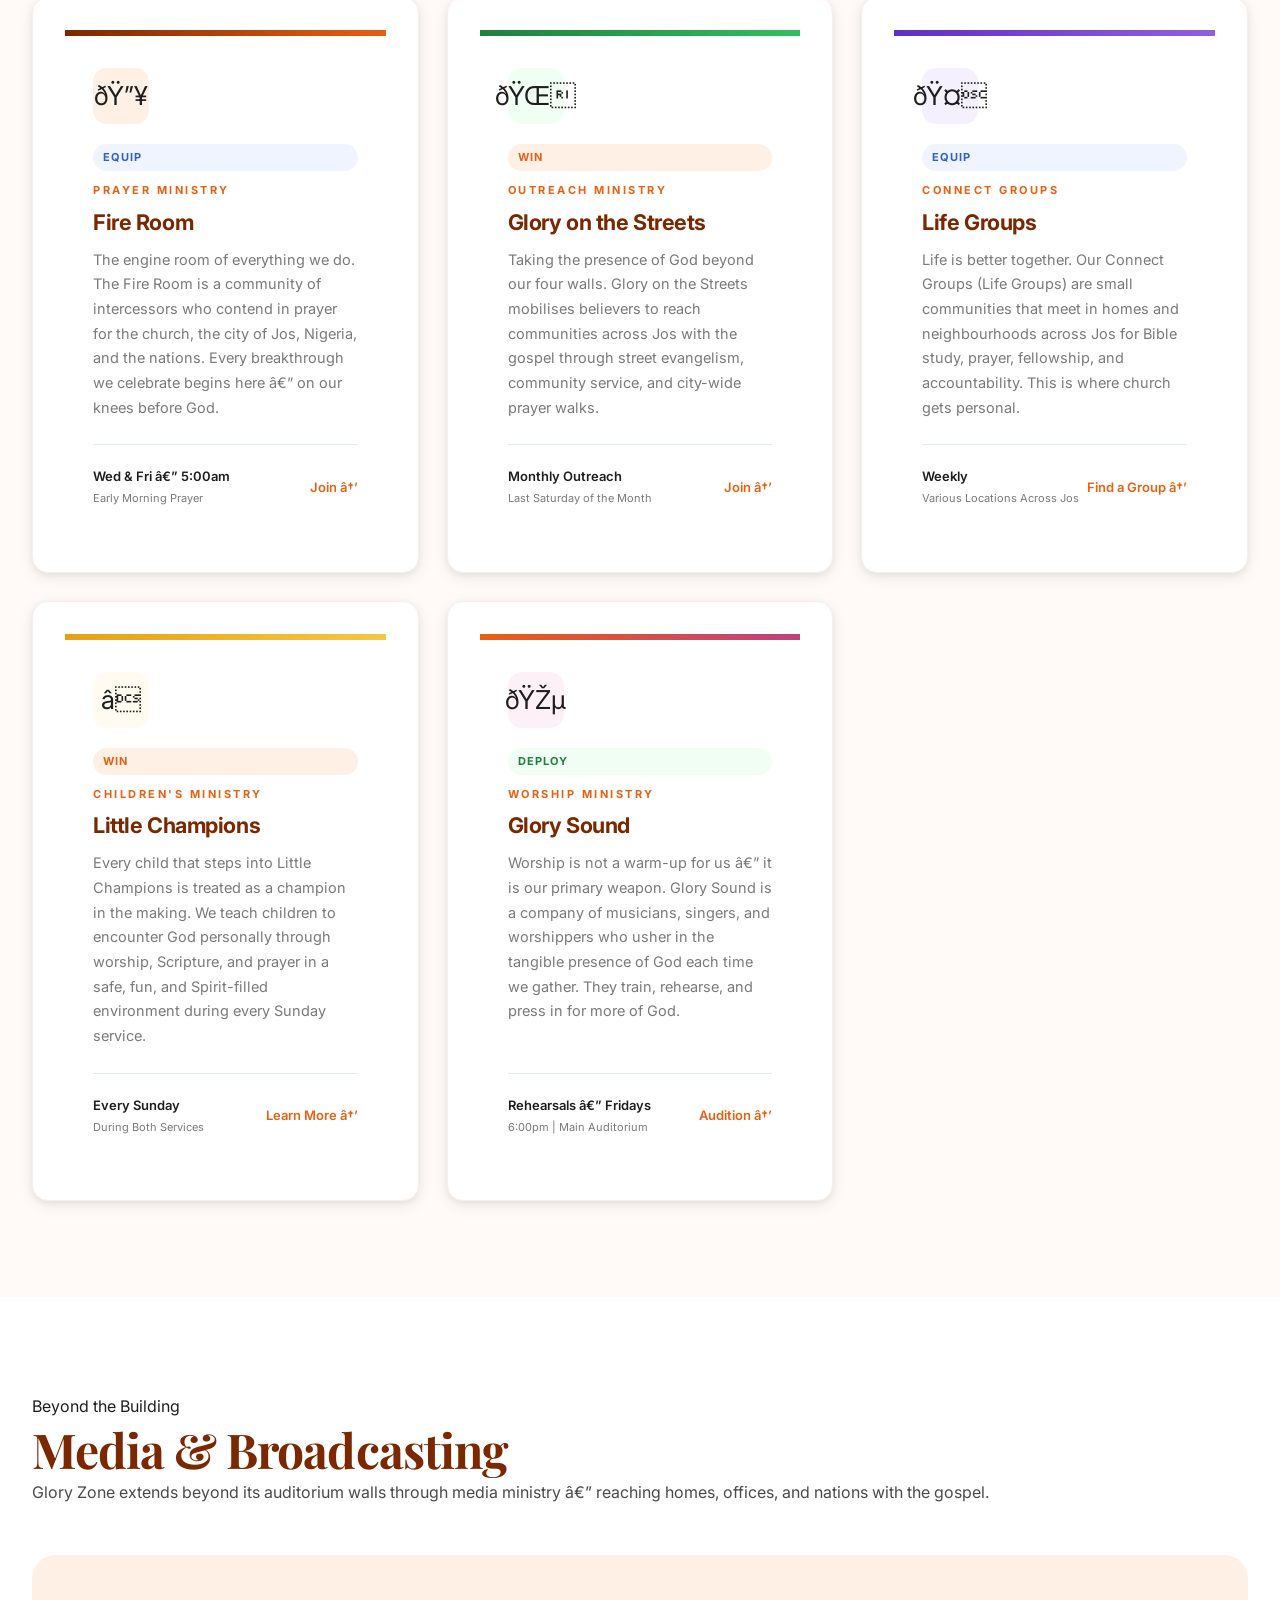
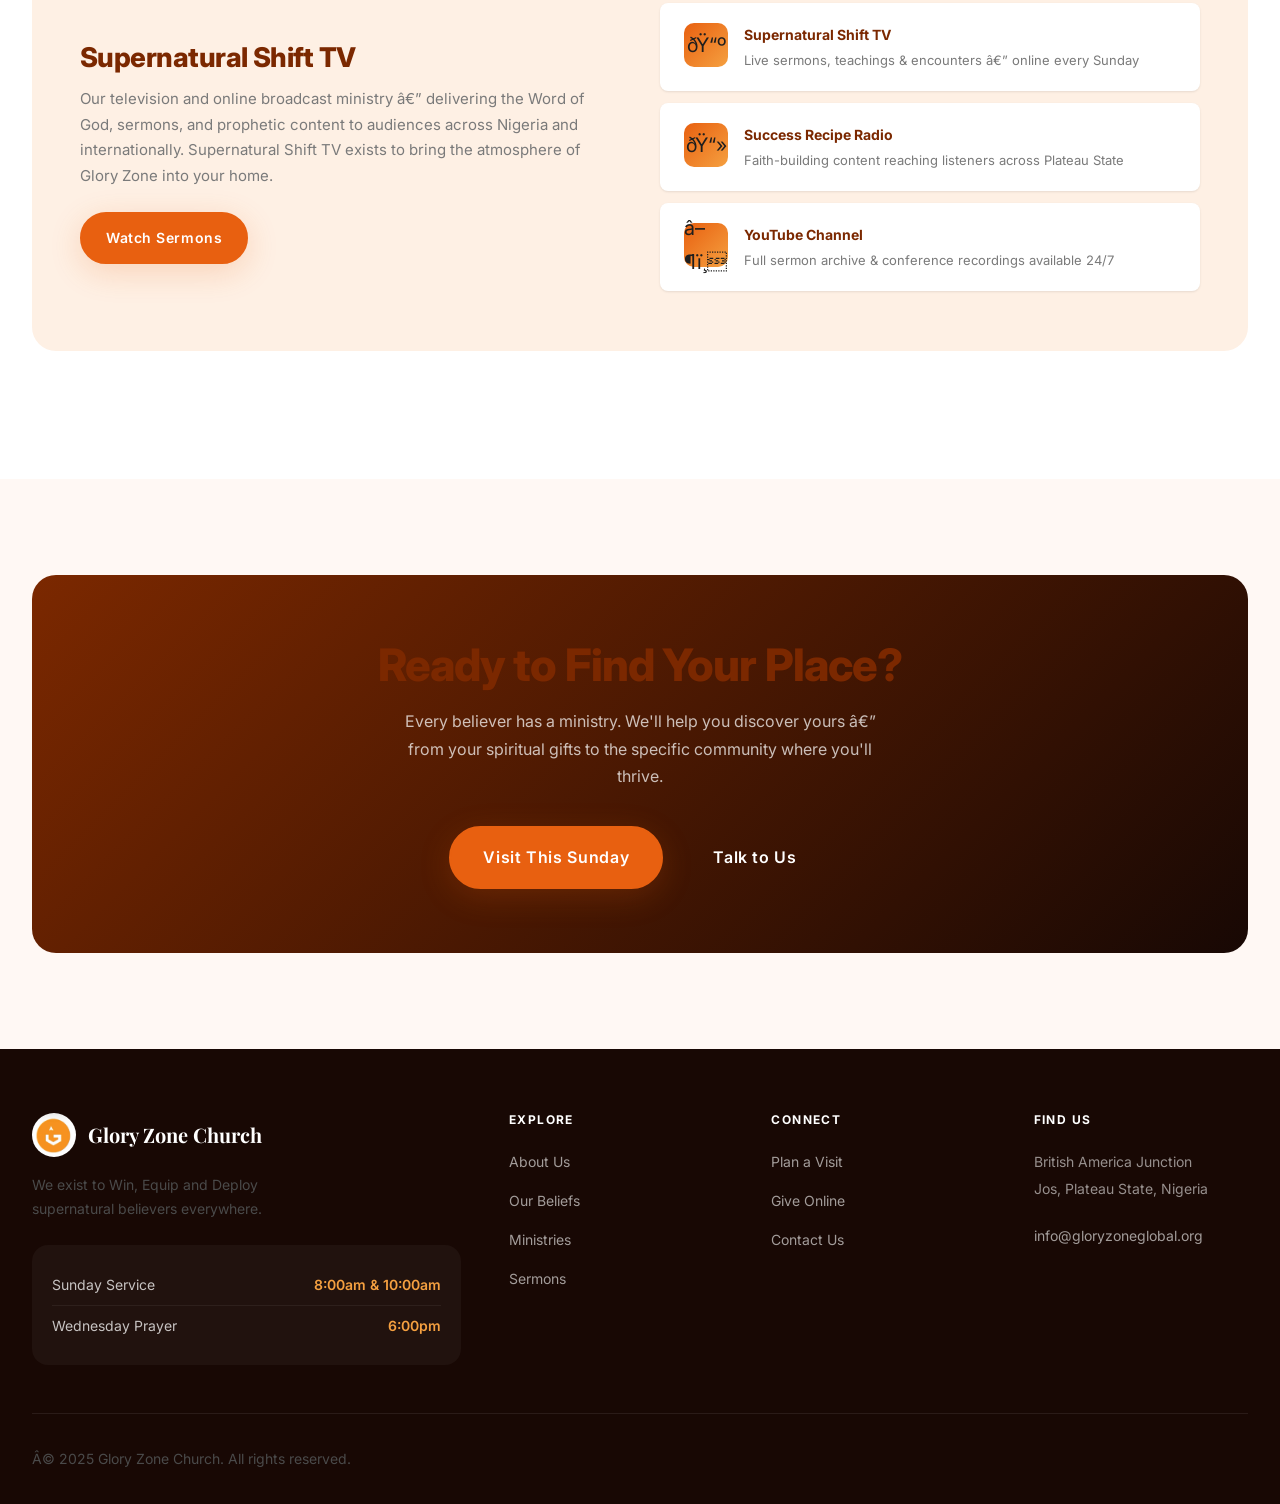
<file: ministries.html>
﻿<!DOCTYPE html>
<html lang="en">
<head>
  <meta charset="UTF-8" />
  <meta name="viewport" content="width=device-width, initial-scale=1.0" />
  <meta name="description" content="Explore the ministries of Glory Zone Church â€” Win, Equip, and Deploy supernatural believers across Jos and beyond." />
  <title>Ministries â€” Glory Zone Church</title>
    <link rel="icon" href="logos/8YkVA8Vz_400x400.jpg" type="image/jpeg" />
  <link rel="apple-touch-icon" href="logos/8YkVA8Vz_400x400.jpg" />
  <link rel="preconnect" href="https://fonts.googleapis.com" />
    <link rel="icon" href="logos/8YkVA8Vz_400x400.jpg" type="image/jpeg" />
  <link rel="apple-touch-icon" href="logos/8YkVA8Vz_400x400.jpg" />
  <link rel="preconnect" href="https://fonts.gstatic.com" crossorigin />
  <link href="https://fonts.googleapis.com/css2?family=Playfair+Display:ital,wght@0,700;0,800;1,700&family=Inter:wght@400;500;600&display=swap" rel="stylesheet" />
  <link rel="stylesheet" href="css/style.css" />
  <style>
    /* â”€â”€ Ministry-specific styles â”€â”€ */
    .wed-banner {
      background: linear-gradient(135deg, #180804 0%, #7B2800 60%, #E86010 100%);
      padding: 80px 0 72px;
      text-align: center;
      color: #fff;
    }
    .wed-banner__label {
      display: inline-block;
      font-size: 12px;
      font-weight: 600;
      letter-spacing: 3px;
      text-transform: uppercase;
      color: var(--color-accent-light);
      margin-bottom: 16px;
    }
    .wed-banner__title {
      font-family: var(--font-display);
      font-size: clamp(2.4rem, 6vw, 4.2rem);
      font-weight: 800;
      line-height: 1.1;
      margin-bottom: 24px;
    }
    .wed-banner__title span { color: var(--color-accent-light); }
    .wed-banner__desc {
      max-width: 580px;
      margin: 0 auto;
      font-size: 17px;
      color: rgba(255,255,255,0.78);
      line-height: 1.7;
    }
    .wed-pillars {
      display: grid;
      grid-template-columns: repeat(3, 1fr);
      gap: 0;
      background: var(--color-primary-dark);
    }
    .wed-pillar {
      padding: 48px 40px;
      text-align: center;
      border-right: 1px solid rgba(255,255,255,0.08);
      position: relative;
    }
    .wed-pillar:last-child { border-right: none; }
    .wed-pillar__letter {
      font-family: var(--font-display);
      font-size: 5rem;
      font-weight: 800;
      line-height: 1;
      background: linear-gradient(135deg, #E86010, #F5A040);
      -webkit-background-clip: text;
      -webkit-text-fill-color: transparent;
      background-clip: text;
      margin-bottom: 8px;
    }
    .wed-pillar__word {
      font-size: 13px;
      font-weight: 700;
      letter-spacing: 3px;
      text-transform: uppercase;
      color: rgba(255,255,255,0.55);
      margin-bottom: 16px;
    }
    .wed-pillar__desc {
      font-size: 14px;
      color: rgba(255,255,255,0.65);
      line-height: 1.7;
    }

    /* Ministry cards grid */
    .ministries-grid {
      display: grid;
      grid-template-columns: repeat(auto-fill, minmax(320px, 1fr));
      gap: 28px;
    }
    .ministry-card {
      background: #fff;
      border-radius: var(--radius-lg);
      overflow: hidden;
      box-shadow: var(--shadow-md);
      transition: transform 0.3s ease, box-shadow 0.3s ease;
      display: flex;
      flex-direction: column;
    }
    .ministry-card:hover {
      transform: translateY(-6px);
      box-shadow: var(--shadow-xl);
    }
    .ministry-card__icon-band {
      height: 6px;
    }
    .ministry-card__body {
      padding: 32px 28px;
      flex: 1;
      display: flex;
      flex-direction: column;
    }
    .ministry-card__icon {
      width: 56px;
      height: 56px;
      border-radius: 14px;
      display: flex;
      align-items: center;
      justify-content: center;
      margin-bottom: 20px;
      font-size: 26px;
    }
    .ministry-card__tag {
      font-size: 11px;
      font-weight: 700;
      letter-spacing: 2.5px;
      text-transform: uppercase;
      color: var(--color-accent);
      margin-bottom: 8px;
    }
    .ministry-card__title {
      font-family: var(--font-display);
      font-size: 1.35rem;
      font-weight: 700;
      color: var(--color-primary);
      margin-bottom: 12px;
      line-height: 1.3;
    }
    .ministry-card__desc {
      font-size: 14.5px;
      color: var(--color-muted);
      line-height: 1.7;
      flex: 1;
      margin-bottom: 24px;
    }
    .ministry-card__footer {
      display: flex;
      align-items: center;
      justify-content: space-between;
      padding-top: 20px;
      border-top: 1px solid var(--color-border);
    }
    .ministry-card__time {
      font-size: 13px;
      font-weight: 600;
      color: var(--color-text);
    }
    .ministry-card__time span {
      display: block;
      font-size: 11px;
      font-weight: 400;
      color: var(--color-muted);
      margin-top: 2px;
    }
    .ministry-card__link {
      font-size: 13px;
      font-weight: 600;
      color: var(--color-accent);
      text-decoration: none;
      display: flex;
      align-items: center;
      gap: 4px;
      transition: gap 0.2s;
    }
    .ministry-card__link:hover { gap: 8px; }

    /* Win/Equip/Deploy badge on cards */
    .wed-badge {
      display: inline-flex;
      align-items: center;
      gap: 6px;
      padding: 4px 10px;
      border-radius: 20px;
      font-size: 11px;
      font-weight: 700;
      letter-spacing: 1px;
      text-transform: uppercase;
      margin-bottom: 10px;
    }
    .wed-badge--win    { background: #FEF0E4; color: #E86010; }
    .wed-badge--equip  { background: #F0F4FE; color: #3060D0; }
    .wed-badge--deploy { background: #F0FEF4; color: #1E8040; }

    /* Get Involved CTA */
    .get-involved {
      background: linear-gradient(135deg, #7B2800 0%, #180804 100%);
      border-radius: var(--radius-xl);
      padding: 64px 48px;
      text-align: center;
      color: #fff;
    }
    .get-involved__title {
      font-family: var(--font-display);
      font-size: clamp(1.8rem, 4vw, 2.8rem);
      font-weight: 800;
      margin-bottom: 16px;
    }
    .get-involved__desc {
      font-size: 16px;
      color: rgba(255,255,255,0.72);
      max-width: 500px;
      margin: 0 auto 36px;
      line-height: 1.7;
    }
    .get-involved__actions {
      display: flex;
      gap: 16px;
      justify-content: center;
      flex-wrap: wrap;
    }

    /* Media ministries highlight */
    .media-highlight {
      background: var(--color-accent-subtle);
      border-radius: var(--radius-xl);
      padding: 48px;
      display: grid;
      grid-template-columns: 1fr 1fr;
      gap: 40px;
      align-items: center;
      margin-bottom: 32px;
    }
    .media-highlight__title {
      font-family: var(--font-display);
      font-size: 1.7rem;
      font-weight: 800;
      color: var(--color-primary);
      margin-bottom: 12px;
    }
    .media-highlight__desc {
      font-size: 15px;
      color: var(--color-muted);
      line-height: 1.7;
      margin-bottom: 24px;
    }
    .media-platform {
      background: #fff;
      border-radius: var(--radius-md);
      padding: 20px 24px;
      margin-bottom: 12px;
      display: flex;
      align-items: flex-start;
      gap: 16px;
      box-shadow: var(--shadow-sm);
    }
    .media-platform__icon {
      width: 44px;
      height: 44px;
      border-radius: 10px;
      background: linear-gradient(135deg, #E86010, #F5A040);
      display: flex;
      align-items: center;
      justify-content: center;
      font-size: 20px;
      flex-shrink: 0;
    }
    .media-platform__name {
      font-size: 14px;
      font-weight: 700;
      color: var(--color-primary);
      margin-bottom: 2px;
    }
    .media-platform__handle {
      font-size: 13px;
      color: var(--color-muted);
    }

    @media (max-width: 768px) {
      .wed-pillars { grid-template-columns: 1fr; }
      .wed-pillar { border-right: none; border-bottom: 1px solid rgba(255,255,255,0.08); }
      .wed-pillar:last-child { border-bottom: none; }
      .ministries-grid { grid-template-columns: 1fr; }
      .media-highlight { grid-template-columns: 1fr; padding: 32px 24px; }
      .get-involved { padding: 40px 24px; }
    }
  </style>
</head>
<body>

  <nav class="nav nav--transparent" id="main-nav" data-transparent="true">
    <div class="nav__inner">
      <a href="index.html" class="nav__logo">
        <img src="logos/images.jpg" alt="Glory Zone Church" class="nav__logo-img" />
        <div><div class="nav__logo-text">Glory Zone</div><div class="nav__logo-sub">Church</div></div>
      </a>
      <ul class="nav__links">
        <li><a href="about.html" class="nav__link">About</a></li>
        <li><a href="sermons.html" class="nav__link">Sermons</a></li>
        <li><a href="ministries.html" class="nav__link nav__link--active">Ministries</a></li>
        <li><a href="events.html" class="nav__link">Events</a></li>
        <li><a href="find-help.html" class="nav__link nav__link--find-help">Find Help</a></li>
        <li><a href="contact.html" class="nav__link">Contact</a></li>
      </ul>
      <div class="nav__actions">
        <a href="give.html" class="btn btn--secondary btn--sm">Give</a>
        <a href="plan-visit.html" class="btn btn--primary btn--sm">Plan a Visit</a>
        <button class="nav__menu-btn" id="menu-btn"><span></span><span></span><span></span></button>
      </div>
    </div>
  </nav>
  <div class="mobile-nav" id="mobile-nav">
    <button class="mobile-nav__close" id="mobile-nav-close">âœ•</button>
    <ul class="mobile-nav__links">
      <li><a href="index.html" class="mobile-nav__link">Home</a></li>
      <li><a href="about.html" class="mobile-nav__link">About</a></li>
      <li><a href="sermons.html" class="mobile-nav__link">Sermons</a></li>
      <li><a href="ministries.html" class="mobile-nav__link">Ministries</a></li>
      <li><a href="events.html" class="mobile-nav__link">Events</a></li>
      <li><a href="find-help.html" class="mobile-nav__link mobile-nav__link--find-help">Find Help</a></li>
      <li><a href="plan-visit.html" class="mobile-nav__link">Plan a Visit</a></li>
      <li><a href="give.html" class="mobile-nav__link">Give</a></li>
      <li><a href="contact.html" class="mobile-nav__link">Contact</a></li>
    </ul>
  </div>

  <main>

    <!-- Hero Banner -->
    <div class="page-hero">
      <span class="page-hero__label">Win Â· Equip Â· Deploy</span>
      <h1 class="page-hero__title">Our Ministries</h1>
      <p class="page-hero__subtitle">
        Every ministry at Glory Zone exists for one purpose â€” to Win souls, Equip believers,
        and Deploy them as supernatural agents of God's Kingdom.
      </p>
    </div>

    <!-- W.E.D Pillars -->
    <div class="wed-pillars">
      <div class="wed-pillar">
        <div class="wed-pillar__letter">W</div>
        <div class="wed-pillar__word">Win</div>
        <p class="wed-pillar__desc">Every programme, every outreach, every Sunday service is designed to reach the lost and bring them into a saving encounter with Jesus Christ.</p>
      </div>
      <div class="wed-pillar">
        <div class="wed-pillar__letter">E</div>
        <div class="wed-pillar__word">Equip</div>
        <p class="wed-pillar__desc">We invest in discipleship, teaching, and training so that every believer is fully furnished for the works God has prepared for them.</p>
      </div>
      <div class="wed-pillar">
        <div class="wed-pillar__letter">D</div>
        <div class="wed-pillar__word">Deploy</div>
        <p class="wed-pillar__desc">Equipped believers are sent out â€” into families, workplaces, cities, and nations â€” as carriers of glory and ambassadors of Heaven.</p>
      </div>
    </div>

    <!-- Core Ministries -->
    <section class="section section--cream">
      <div class="container">
        <div class="section-header reveal">
          <span class="section-label">Kingdom Communities</span>
          <h2 class="section-title">Find Your Place</h2>
          <p class="section-subtitle">From youth to seasoned saints, from prayer warriors to media pioneers â€” there is a ministry home for you in the Glory Zone.</p>
        </div>

        <div class="ministries-grid">

          <!-- Youth Ministry -->
          <div class="ministry-card reveal">
            <div class="ministry-card__icon-band" style="background: linear-gradient(90deg, #E86010, #F5A040);"></div>
            <div class="ministry-card__body">
              <div class="ministry-card__icon" style="background: #FEF0E4;">âš¡</div>
              <div class="wed-badge wed-badge--win">Win</div>
              <div class="ministry-card__tag">Youth Ministry</div>
              <h3 class="ministry-card__title">Glory Zone Youth</h3>
              <p class="ministry-card__desc">A generation on fire for God. Glory Zone Youth is a community of young people pursuing radical encounters with God â€” through worship, the Word, and raw faith. We are not raising church kids; we are raising Kingdom carriers.</p>
              <div class="ministry-card__footer">
                <div class="ministry-card__time">Saturdays â€” 4:00pm<span>Youth Church & Hangout</span></div>
                <a href="contact.html" class="ministry-card__link">Join â†’</a>
              </div>
            </div>
          </div>

          <!-- Women's Ministry -->
          <div class="ministry-card reveal">
            <div class="ministry-card__icon-band" style="background: linear-gradient(90deg, #C0306A, #E870A0);"></div>
            <div class="ministry-card__body">
              <div class="ministry-card__icon" style="background: #FEF0F7;">ðŸŒ¸</div>
              <div class="wed-badge wed-badge--equip">Equip</div>
              <div class="ministry-card__tag">Women's Ministry</div>
              <h3 class="ministry-card__title">Daughters of Glory</h3>
              <p class="ministry-card__desc">A community of women rooted in identity, purpose, and the supernatural. Daughters of Glory exists to build women who are bold in prayer, grounded in Scripture, and overflowing in grace â€” as mothers, leaders, and Kingdom ambassadors.</p>
              <div class="ministry-card__footer">
                <div class="ministry-card__time">Monthly Gathering<span>First Saturday â€” 10:00am</span></div>
                <a href="contact.html" class="ministry-card__link">Join â†’</a>
              </div>
            </div>
          </div>

          <!-- Men's Ministry -->
          <div class="ministry-card reveal">
            <div class="ministry-card__icon-band" style="background: linear-gradient(90deg, #1E4080, #3060D0);"></div>
            <div class="ministry-card__body">
              <div class="ministry-card__icon" style="background: #F0F4FE;">ðŸ›¡ï¸</div>
              <div class="wed-badge wed-badge--deploy">Deploy</div>
              <div class="ministry-card__tag">Men's Ministry</div>
              <h3 class="ministry-card__title">Kingdom Men</h3>
              <p class="ministry-card__desc">Men of God who pray, provide, and protect. Kingdom Men is where fathers become fathers, leaders become leaders, and every man is challenged to live beyond mediocrity into the fullness of his divine assignment in God's Kingdom.</p>
              <div class="ministry-card__footer">
                <div class="ministry-card__time">Quarterly Breakfast<span>Kingdom Men Fellowship</span></div>
                <a href="contact.html" class="ministry-card__link">Join â†’</a>
              </div>
            </div>
          </div>

          <!-- Prayer Ministry -->
          <div class="ministry-card reveal">
            <div class="ministry-card__icon-band" style="background: linear-gradient(90deg, #7B2800, #E86010);"></div>
            <div class="ministry-card__body">
              <div class="ministry-card__icon" style="background: #FEF0E4;">ðŸ”¥</div>
              <div class="wed-badge wed-badge--equip">Equip</div>
              <div class="ministry-card__tag">Prayer Ministry</div>
              <h3 class="ministry-card__title">Fire Room</h3>
              <p class="ministry-card__desc">The engine room of everything we do. The Fire Room is a community of intercessors who contend in prayer for the church, the city of Jos, Nigeria, and the nations. Every breakthrough we celebrate begins here â€” on our knees before God.</p>
              <div class="ministry-card__footer">
                <div class="ministry-card__time">Wed & Fri â€” 5:00am<span>Early Morning Prayer</span></div>
                <a href="contact.html" class="ministry-card__link">Join â†’</a>
              </div>
            </div>
          </div>

          <!-- Outreach Ministry -->
          <div class="ministry-card reveal">
            <div class="ministry-card__icon-band" style="background: linear-gradient(90deg, #1E8040, #30C060);"></div>
            <div class="ministry-card__body">
              <div class="ministry-card__icon" style="background: #F0FEF4;">ðŸŒ</div>
              <div class="wed-badge wed-badge--win">Win</div>
              <div class="ministry-card__tag">Outreach Ministry</div>
              <h3 class="ministry-card__title">Glory on the Streets</h3>
              <p class="ministry-card__desc">Taking the presence of God beyond our four walls. Glory on the Streets mobilises believers to reach communities across Jos with the gospel through street evangelism, community service, and city-wide prayer walks.</p>
              <div class="ministry-card__footer">
                <div class="ministry-card__time">Monthly Outreach<span>Last Saturday of the Month</span></div>
                <a href="contact.html" class="ministry-card__link">Join â†’</a>
              </div>
            </div>
          </div>

          <!-- Connect Groups -->
          <div class="ministry-card reveal">
            <div class="ministry-card__icon-band" style="background: linear-gradient(90deg, #6030C0, #9060E0);"></div>
            <div class="ministry-card__body">
              <div class="ministry-card__icon" style="background: #F4F0FE;">ðŸ¤</div>
              <div class="wed-badge wed-badge--equip">Equip</div>
              <div class="ministry-card__tag">Connect Groups</div>
              <h3 class="ministry-card__title">Life Groups</h3>
              <p class="ministry-card__desc">Life is better together. Our Connect Groups (Life Groups) are small communities that meet in homes and neighbourhoods across Jos for Bible study, prayer, fellowship, and accountability. This is where church gets personal.</p>
              <div class="ministry-card__footer">
                <div class="ministry-card__time">Weekly<span>Various Locations Across Jos</span></div>
                <a href="contact.html" class="ministry-card__link">Find a Group â†’</a>
              </div>
            </div>
          </div>

          <!-- Children's Ministry -->
          <div class="ministry-card reveal">
            <div class="ministry-card__icon-band" style="background: linear-gradient(90deg, #E8A010, #F5C840);"></div>
            <div class="ministry-card__body">
              <div class="ministry-card__icon" style="background: #FFFBF0;">â­</div>
              <div class="wed-badge wed-badge--win">Win</div>
              <div class="ministry-card__tag">Children's Ministry</div>
              <h3 class="ministry-card__title">Little Champions</h3>
              <p class="ministry-card__desc">Every child that steps into Little Champions is treated as a champion in the making. We teach children to encounter God personally through worship, Scripture, and prayer in a safe, fun, and Spirit-filled environment during every Sunday service.</p>
              <div class="ministry-card__footer">
                <div class="ministry-card__time">Every Sunday<span>During Both Services</span></div>
                <a href="contact.html" class="ministry-card__link">Learn More â†’</a>
              </div>
            </div>
          </div>

          <!-- Worship Ministry -->
          <div class="ministry-card reveal">
            <div class="ministry-card__icon-band" style="background: linear-gradient(90deg, #E86010, #C04080);"></div>
            <div class="ministry-card__body">
              <div class="ministry-card__icon" style="background: #FEF0F7;">ðŸŽµ</div>
              <div class="wed-badge wed-badge--deploy">Deploy</div>
              <div class="ministry-card__tag">Worship Ministry</div>
              <h3 class="ministry-card__title">Glory Sound</h3>
              <p class="ministry-card__desc">Worship is not a warm-up for us â€” it is our primary weapon. Glory Sound is a company of musicians, singers, and worshippers who usher in the tangible presence of God each time we gather. They train, rehearse, and press in for more of God.</p>
              <div class="ministry-card__footer">
                <div class="ministry-card__time">Rehearsals â€” Fridays<span>6:00pm | Main Auditorium</span></div>
                <a href="contact.html" class="ministry-card__link">Audition â†’</a>
              </div>
            </div>
          </div>

        </div>
      </div>
    </section>

    <!-- Media Ministries Highlight -->
    <section class="section">
      <div class="container">
        <div class="section-header reveal">
          <span class="section-label">Beyond the Building</span>
          <h2 class="section-title">Media & Broadcasting</h2>
          <p class="section-subtitle">Glory Zone extends beyond its auditorium walls through media ministry â€” reaching homes, offices, and nations with the gospel.</p>
        </div>

        <div class="media-highlight reveal">
          <div>
            <h3 class="media-highlight__title">Supernatural Shift TV</h3>
            <p class="media-highlight__desc">Our television and online broadcast ministry â€” delivering the Word of God, sermons, and prophetic content to audiences across Nigeria and internationally. Supernatural Shift TV exists to bring the atmosphere of Glory Zone into your home.</p>
            <a href="sermons.html" class="btn btn--primary">Watch Sermons</a>
          </div>
          <div>
            <div class="media-platform">
              <div class="media-platform__icon">ðŸ“º</div>
              <div>
                <div class="media-platform__name">Supernatural Shift TV</div>
                <div class="media-platform__handle">Live sermons, teachings & encounters â€” online every Sunday</div>
              </div>
            </div>
            <div class="media-platform">
              <div class="media-platform__icon">ðŸ“»</div>
              <div>
                <div class="media-platform__name">Success Recipe Radio</div>
                <div class="media-platform__handle">Faith-building content reaching listeners across Plateau State</div>
              </div>
            </div>
            <div class="media-platform">
              <div class="media-platform__icon">â–¶ï¸</div>
              <div>
                <div class="media-platform__name">YouTube Channel</div>
                <div class="media-platform__handle">Full sermon archive & conference recordings available 24/7</div>
              </div>
            </div>
          </div>
        </div>

      </div>
    </section>

    <!-- Get Involved CTA -->
    <section class="section section--warm">
      <div class="container reveal">
        <div class="get-involved">
          <h2 class="get-involved__title">Ready to Find Your Place?</h2>
          <p class="get-involved__desc">Every believer has a ministry. We'll help you discover yours â€” from your spiritual gifts to the specific community where you'll thrive.</p>
          <div class="get-involved__actions">
            <a href="plan-visit.html" class="btn btn--primary btn--lg">Visit This Sunday</a>
            <a href="contact.html" class="btn btn--outline-white btn--lg">Talk to Us</a>
          </div>
        </div>
      </div>
    </section>

  </main>

  <footer class="footer">
    <div class="container">
      <div class="footer__grid">
        <div class="footer__brand">
          <a href="index.html" class="footer__logo"><img src="logos/images.jpg" alt="Glory Zone Church" class="footer__logo-img" /><span class="footer__logo-name">Glory Zone Church</span></a>
          <p class="footer__tagline">We exist to Win, Equip and Deploy supernatural believers everywhere.</p>
          <div class="footer__service-times">
            <div class="footer__service-time"><span>Sunday Service</span><span>8:00am &amp; 10:00am</span></div>
            <div class="footer__service-time"><span>Wednesday Prayer</span><span>6:00pm</span></div>
          </div>
        </div>
        <div><h4 class="footer__col-title">Explore</h4><ul class="footer__links"><li><a href="about.html" class="footer__link">About Us</a></li><li><a href="beliefs.html" class="footer__link">Our Beliefs</a></li><li><a href="ministries.html" class="footer__link">Ministries</a></li><li><a href="sermons.html" class="footer__link">Sermons</a></li></ul></div>
        <div><h4 class="footer__col-title">Connect</h4><ul class="footer__links"><li><a href="plan-visit.html" class="footer__link">Plan a Visit</a></li><li><a href="give.html" class="footer__link">Give Online</a></li><li><a href="contact.html" class="footer__link">Contact Us</a></li></ul></div>
        <div><h4 class="footer__col-title">Find Us</h4><ul class="footer__links"><li><span style="cursor:default;color:rgba(255,255,255,0.55);font-size:14px;">British America Junction<br>Jos, Plateau State, Nigeria</span></li><li style="margin-top:8px;"><a href="mailto:info@gloryzoneglobal.org" class="footer__link">info@gloryzoneglobal.org</a></li></ul></div>
      </div>
      <div class="footer__bottom"><p>Â© 2025 Glory Zone Church. All rights reserved.</p></div>
    </div>
  </footer>

  <a href="https://wa.me/2348000000000" class="whatsapp-float" target="_blank" rel="noopener" aria-label="WhatsApp">
    <svg viewBox="0 0 24 24"><path d="M17.472 14.382c-.297-.149-1.758-.867-2.03-.967-.273-.099-.471-.148-.67.15-.197.297-.767.966-.94 1.164-.173.199-.347.223-.644.075-.297-.15-1.255-.463-2.39-1.475-.883-.788-1.48-1.761-1.653-2.059-.173-.297-.018-.458.13-.606.134-.133.298-.347.446-.52.149-.174.198-.298.298-.497.099-.198.05-.371-.025-.52-.075-.149-.669-1.612-.916-2.207-.242-.579-.487-.5-.669-.51-.173-.008-.371-.01-.57-.01-.198 0-.52.074-.792.372-.272.297-1.04 1.016-1.04 2.479 0 1.462 1.065 2.875 1.213 3.074.149.198 2.096 3.2 5.077 4.487.709.306 1.262.489 1.694.625.712.227 1.36.195 1.871.118.571-.085 1.758-.719 2.006-1.413.248-.694.248-1.289.173-1.413-.074-.124-.272-.198-.57-.347m-5.421 7.403h-.004a9.87 9.87 0 01-5.031-1.378l-.361-.214-3.741.982.998-3.648-.235-.374a9.86 9.86 0 01-1.51-5.26c.001-5.45 4.436-9.884 9.888-9.884 2.64 0 5.122 1.03 6.988 2.898a9.825 9.825 0 012.893 6.994c-.003 5.45-4.437 9.884-9.885 9.884m8.413-18.297A11.815 11.815 0 0012.05 0C5.495 0 .16 5.335.157 11.892c0 2.096.547 4.142 1.588 5.945L.057 24l6.305-1.654a11.882 11.882 0 005.683 1.448h.005c6.554 0 11.89-5.335 11.893-11.893a11.821 11.821 0 00-3.48-8.413z" fill="white"/></svg>
  </a>
  <script src="js/main.js"></script>
</body>
</html>
</file>
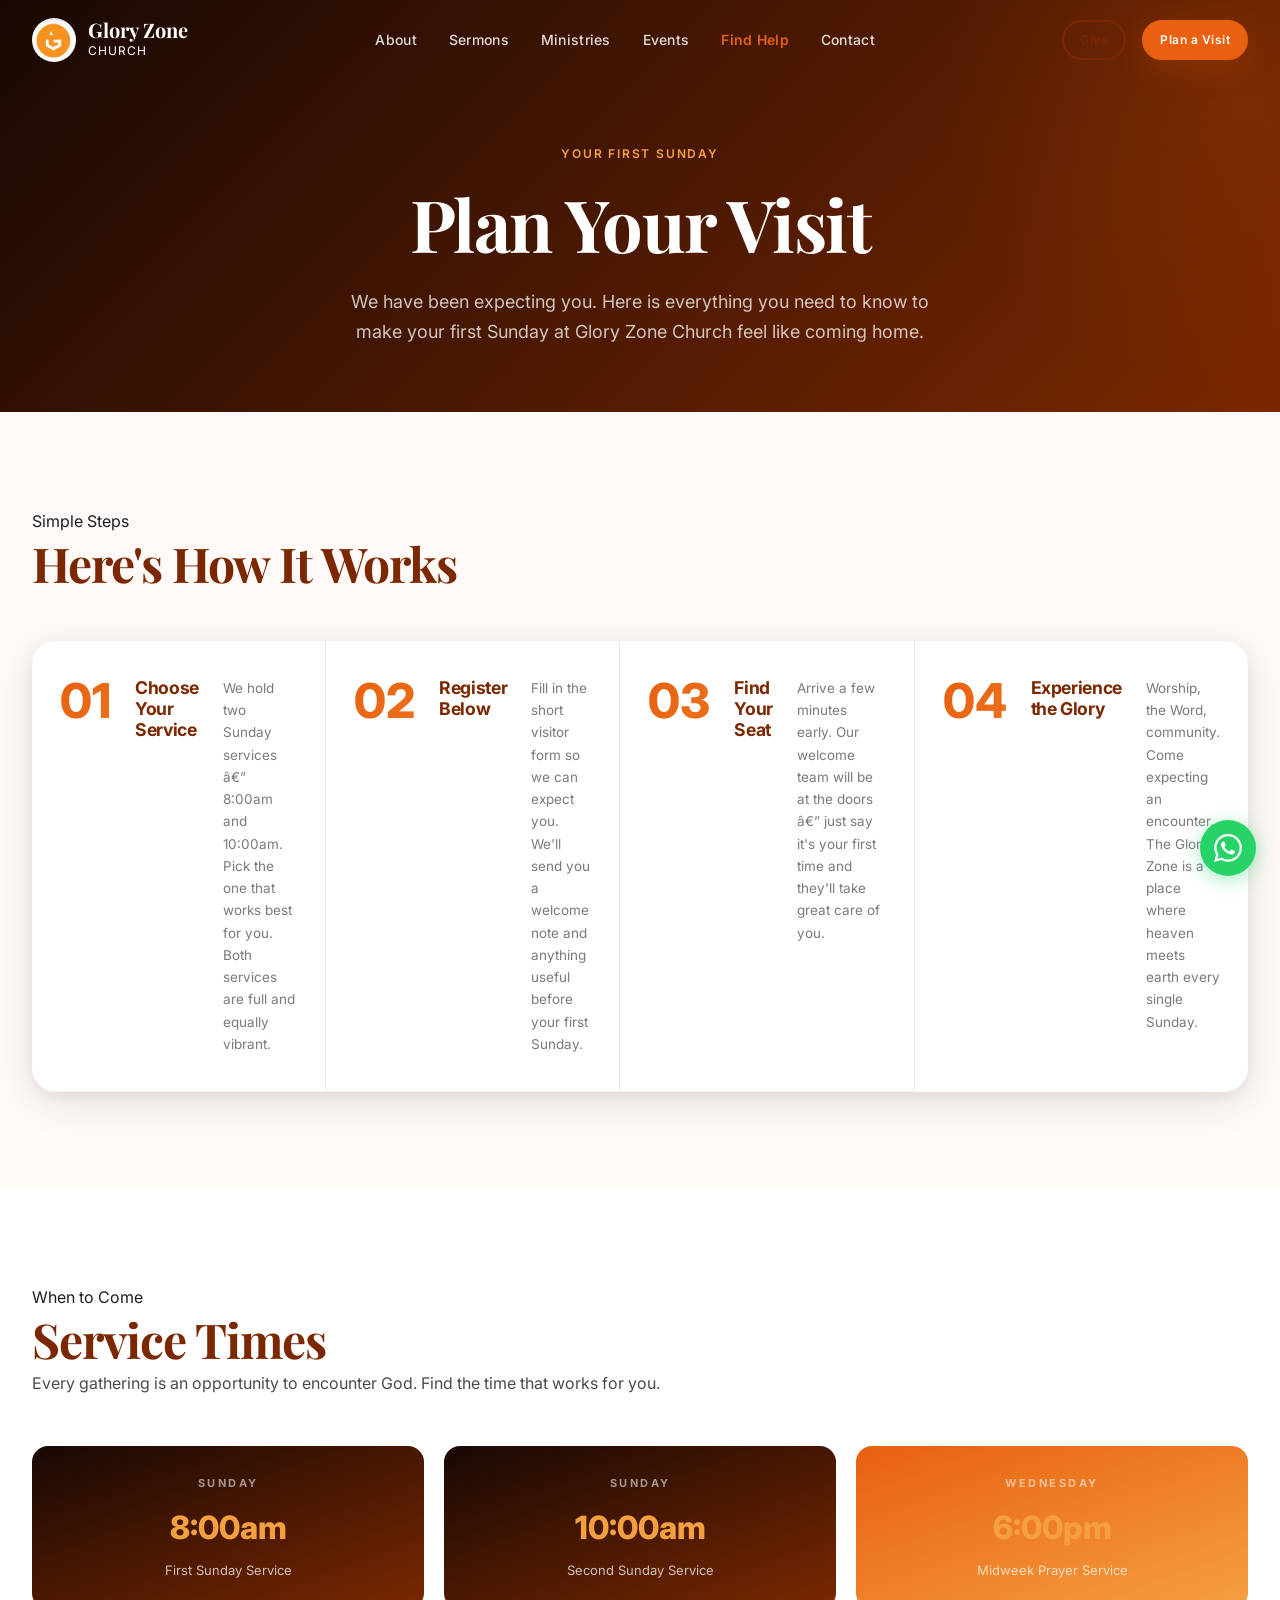
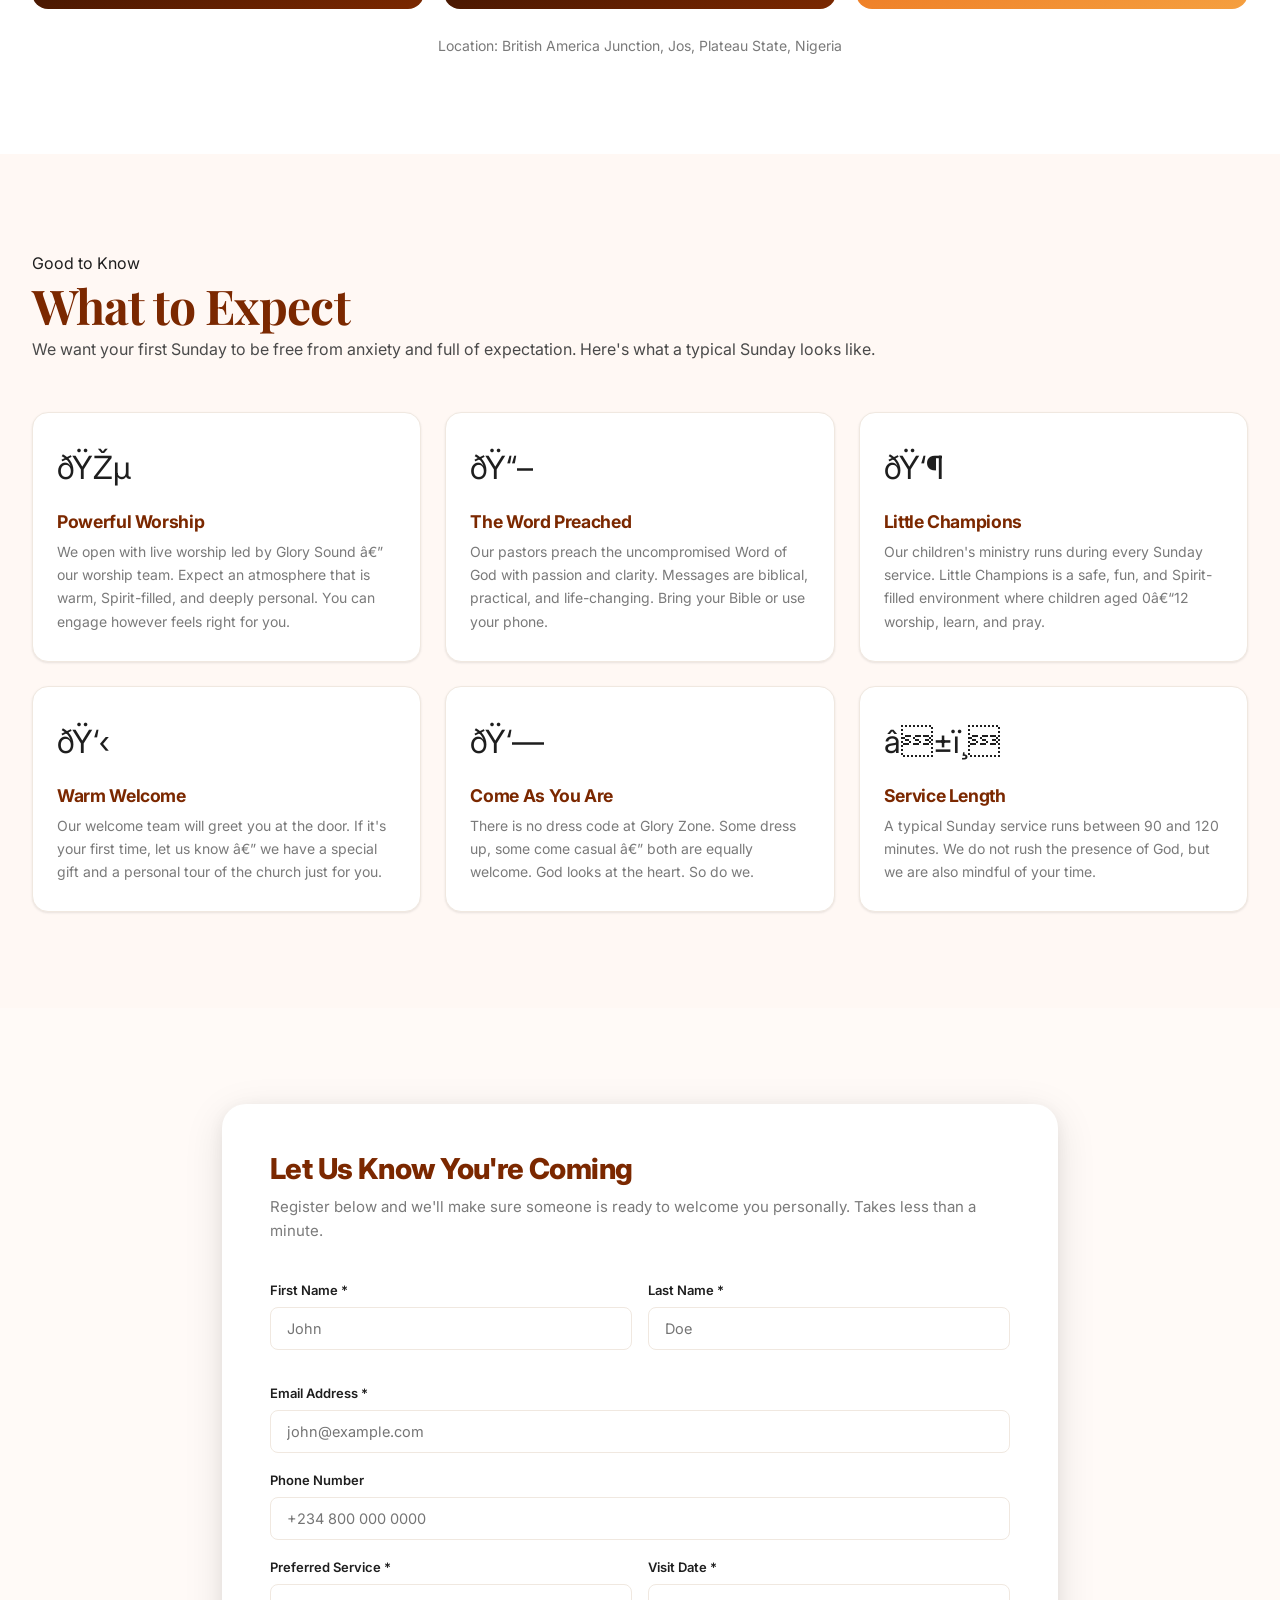
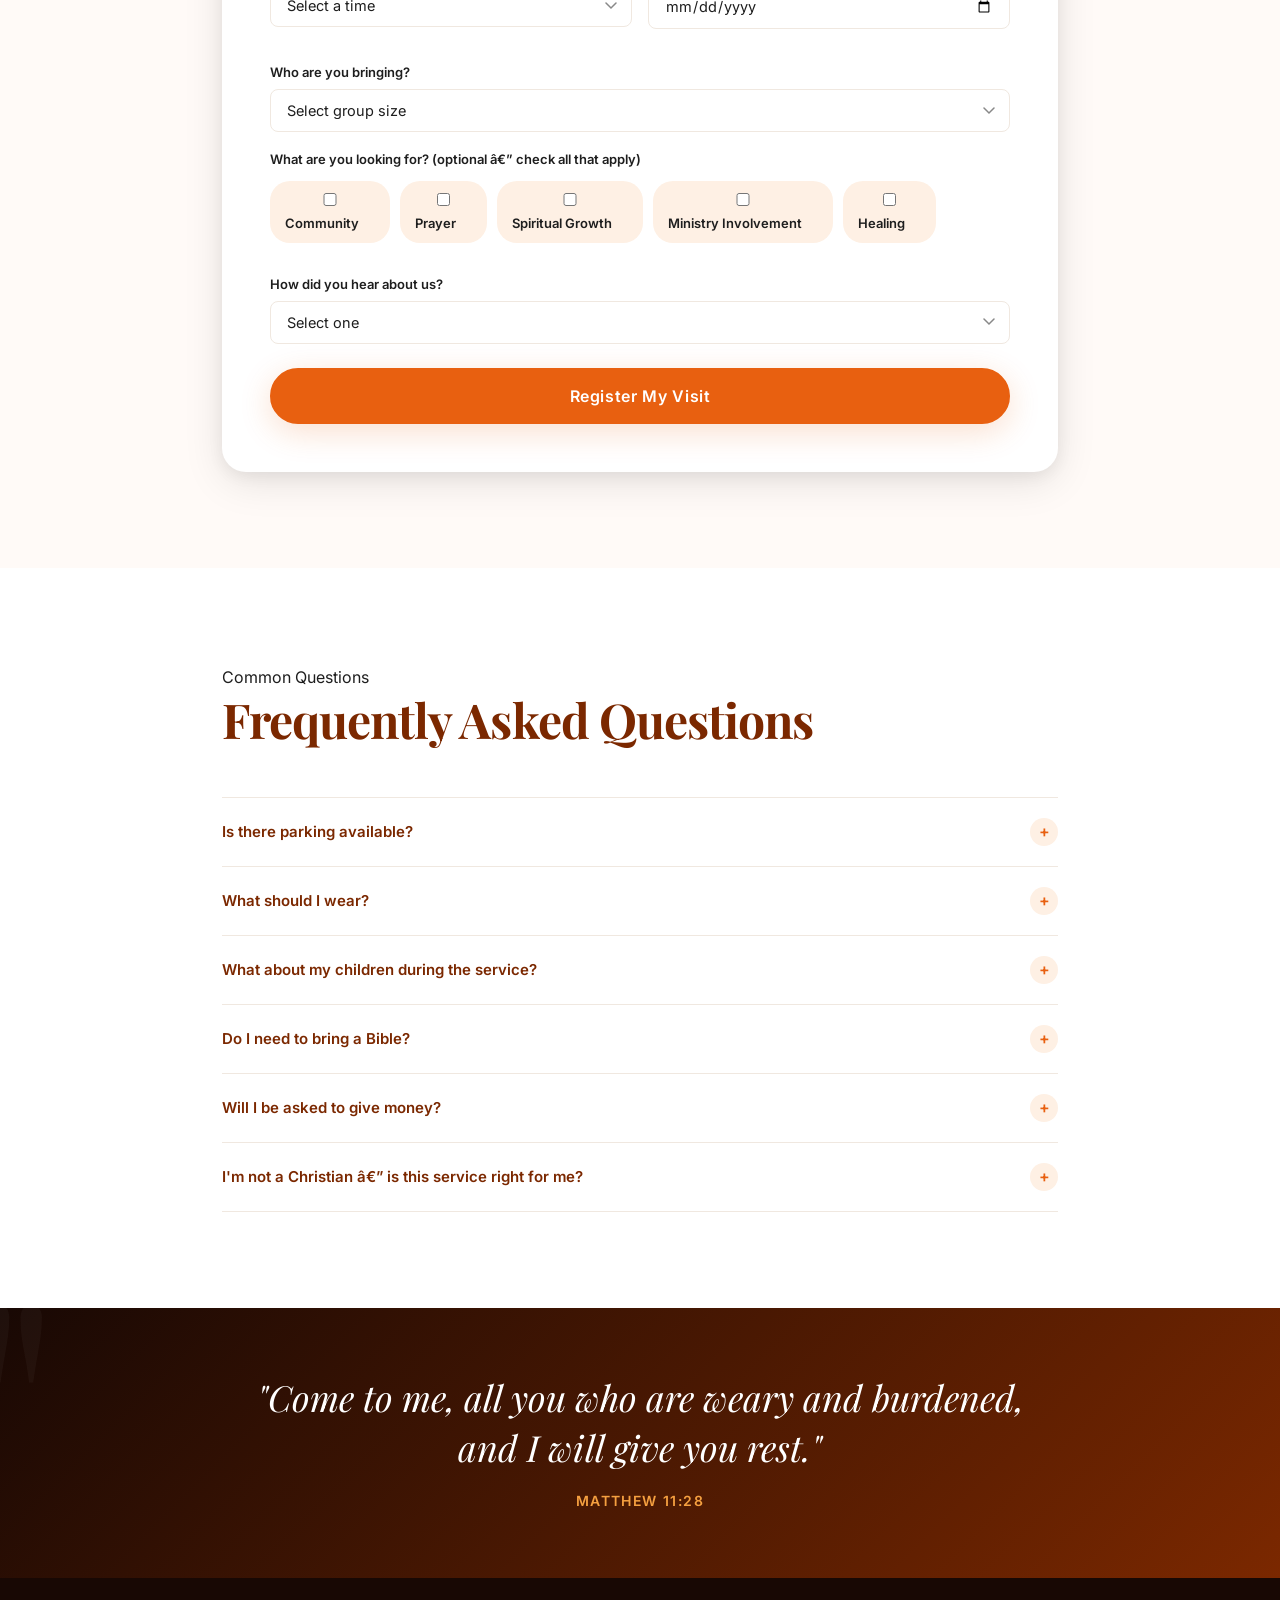
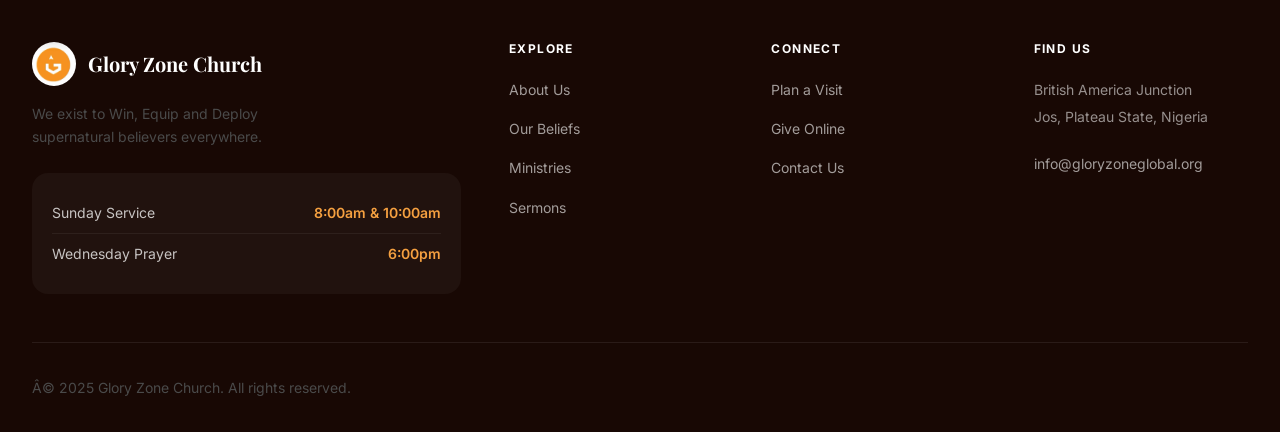
<file: plan-visit.html>
﻿<!DOCTYPE html>
<html lang="en">
<head>
  <meta charset="UTF-8" />
  <meta name="viewport" content="width=device-width, initial-scale=1.0" />
  <meta name="description" content="Plan your first visit to Glory Zone Church in Jos, Nigeria. Everything you need to know before you arrive." />
  <title>Plan a Visit â€” Glory Zone Church</title>
    <link rel="icon" href="logos/8YkVA8Vz_400x400.jpg" type="image/jpeg" />
  <link rel="apple-touch-icon" href="logos/8YkVA8Vz_400x400.jpg" />
  <link rel="preconnect" href="https://fonts.googleapis.com" />
    <link rel="icon" href="logos/8YkVA8Vz_400x400.jpg" type="image/jpeg" />
  <link rel="apple-touch-icon" href="logos/8YkVA8Vz_400x400.jpg" />
  <link rel="preconnect" href="https://fonts.gstatic.com" crossorigin />
  <link href="https://fonts.googleapis.com/css2?family=Playfair+Display:ital,wght@0,700;0,800;1,700&family=Inter:wght@400;500;600&display=swap" rel="stylesheet" />
  <link rel="stylesheet" href="css/style.css" />
  <style>
    /* â”€â”€ Plan a Visit styles â”€â”€ */

    /* Steps */
    .visit-steps {
      display: grid;
      grid-template-columns: repeat(4, 1fr);
      gap: 0;
      background: #fff;
      border-radius: var(--radius-xl);
      box-shadow: var(--shadow-lg);
      overflow: hidden;
    }
    .visit-step {
      padding: 36px 28px;
      position: relative;
      border-right: 1px solid var(--color-border);
      transition: background 0.2s;
    }
    .visit-step:last-child { border-right: none; }
    .visit-step:hover { background: var(--color-accent-subtle); }
    .visit-step__num {
      font-family: var(--font-display);
      font-size: 3rem;
      font-weight: 800;
      line-height: 1;
      color: var(--color-accent-subtle);
      margin-bottom: 16px;
      background: linear-gradient(135deg, #E86010, #F5A040);
      -webkit-background-clip: text;
      -webkit-text-fill-color: transparent;
      background-clip: text;
    }
    .visit-step__title {
      font-family: var(--font-display);
      font-size: 1.1rem;
      font-weight: 700;
      color: var(--color-primary);
      margin-bottom: 8px;
    }
    .visit-step__desc {
      font-size: 13.5px;
      color: var(--color-muted);
      line-height: 1.65;
    }

    /* What to expect cards */
    .expect-grid {
      display: grid;
      grid-template-columns: repeat(3, 1fr);
      gap: 24px;
    }
    .expect-card {
      background: #fff;
      border-radius: var(--radius-lg);
      padding: 28px 24px;
      box-shadow: var(--shadow-sm);
      border: 1px solid var(--color-border);
    }
    .expect-card__icon {
      font-size: 32px;
      margin-bottom: 16px;
    }
    .expect-card__title {
      font-family: var(--font-display);
      font-size: 1.1rem;
      font-weight: 700;
      color: var(--color-primary);
      margin-bottom: 8px;
    }
    .expect-card__desc {
      font-size: 14px;
      color: var(--color-muted);
      line-height: 1.65;
    }

    /* Service times visual */
    .service-times-visual {
      display: grid;
      grid-template-columns: repeat(3, 1fr);
      gap: 20px;
    }
    .service-time-block {
      background: linear-gradient(160deg, #180804 0%, #7B2800 100%);
      border-radius: var(--radius-lg);
      padding: 28px 24px;
      text-align: center;
      color: #fff;
    }
    .service-time-block__day {
      font-size: 11px;
      font-weight: 700;
      letter-spacing: 2.5px;
      text-transform: uppercase;
      color: rgba(255,255,255,0.55);
      margin-bottom: 8px;
    }
    .service-time-block__time {
      font-family: var(--font-display);
      font-size: 2rem;
      font-weight: 800;
      color: var(--color-accent-light);
      margin-bottom: 4px;
    }
    .service-time-block__name {
      font-size: 13px;
      color: rgba(255,255,255,0.72);
    }

    /* Visit form */
    .visit-form-wrapper {
      background: #fff;
      border-radius: var(--radius-xl);
      box-shadow: var(--shadow-lg);
      padding: 48px;
    }
    .visit-form__title {
      font-family: var(--font-display);
      font-size: 1.8rem;
      font-weight: 800;
      color: var(--color-primary);
      margin-bottom: 8px;
    }
    .visit-form__subtitle {
      font-size: 15px;
      color: var(--color-muted);
      margin-bottom: 36px;
      line-height: 1.6;
    }
    .form-row {
      display: grid;
      grid-template-columns: 1fr 1fr;
      gap: 16px;
      margin-bottom: 16px;
    }
    .form-group {
      margin-bottom: 16px;
    }
    .form-group label {
      display: block;
      font-size: 13px;
      font-weight: 600;
      color: var(--color-text);
      margin-bottom: 6px;
    }
    .form-group input,
    .form-group select,
    .form-group textarea {
      width: 100%;
      padding: 12px 16px;
      border: 1.5px solid var(--color-border);
      border-radius: var(--radius-md);
      font-family: var(--font-body);
      font-size: 14.5px;
      color: var(--color-text);
      background: #fff;
      transition: border-color 0.2s, box-shadow 0.2s;
      box-sizing: border-box;
    }
    .form-group input:focus,
    .form-group select:focus,
    .form-group textarea:focus {
      outline: none;
      border-color: var(--color-accent);
      box-shadow: 0 0 0 3px rgba(232,96,16,0.12);
    }
    .form-group select {
      appearance: none;
      background-image: url("data:image/svg+xml,%3Csvg width='12' height='8' viewBox='0 0 12 8' fill='none' xmlns='http://www.w3.org/2000/svg'%3E%3Cpath d='M1 1l5 5 5-5' stroke='%23888' stroke-width='1.5' stroke-linecap='round'/%3E%3C/svg%3E");
      background-repeat: no-repeat;
      background-position: right 14px center;
      padding-right: 40px;
      cursor: pointer;
    }
    .form-checkboxes {
      display: flex;
      flex-wrap: wrap;
      gap: 10px;
      margin-bottom: 24px;
    }
    .form-checkbox-item {
      display: flex;
      align-items: center;
      gap: 8px;
      font-size: 14px;
      color: var(--color-text);
      cursor: pointer;
      background: var(--color-accent-subtle);
      padding: 8px 14px;
      border-radius: 20px;
      border: 1.5px solid transparent;
      transition: all 0.2s;
    }
    .form-checkbox-item:has(input:checked) {
      border-color: var(--color-accent);
      background: #fff;
    }
    .form-checkbox-item input { accent-color: var(--color-accent); }
    .visit-form-success {
      display: none;
      text-align: center;
      padding: 40px 0;
    }
    .visit-form-success__icon { font-size: 56px; margin-bottom: 16px; }
    .visit-form-success__title {
      font-family: var(--font-display);
      font-size: 1.8rem;
      font-weight: 800;
      color: var(--color-primary);
      margin-bottom: 12px;
    }
    .visit-form-success__desc {
      font-size: 16px;
      color: var(--color-muted);
      line-height: 1.7;
      max-width: 440px;
      margin: 0 auto 28px;
    }

    /* FAQ */
    .faq-item {
      border-bottom: 1px solid var(--color-border);
    }
    .faq-item:first-child { border-top: 1px solid var(--color-border); }
    .faq-question {
      display: flex;
      align-items: center;
      justify-content: space-between;
      padding: 20px 0;
      cursor: pointer;
      font-size: 15px;
      font-weight: 600;
      color: var(--color-primary);
      gap: 16px;
    }
    .faq-question__icon {
      width: 28px;
      height: 28px;
      border-radius: 50%;
      background: var(--color-accent-subtle);
      display: flex;
      align-items: center;
      justify-content: center;
      font-size: 16px;
      color: var(--color-accent);
      flex-shrink: 0;
      transition: transform 0.3s;
    }
    .faq-item.open .faq-question__icon { transform: rotate(45deg); }
    .faq-answer {
      max-height: 0;
      overflow: hidden;
      transition: max-height 0.35s ease;
    }
    .faq-answer p {
      font-size: 14.5px;
      color: var(--color-muted);
      line-height: 1.7;
      padding-bottom: 20px;
    }
    .faq-item.open .faq-answer { max-height: 300px; }

    @media (max-width: 900px) {
      .visit-steps { grid-template-columns: repeat(2, 1fr); }
      .visit-step { border-bottom: 1px solid var(--color-border); }
      .visit-step:nth-child(2) { border-right: none; }
      .expect-grid { grid-template-columns: 1fr 1fr; }
      .service-times-visual { grid-template-columns: 1fr; }
    }
    @media (max-width: 640px) {
      .visit-steps { grid-template-columns: 1fr; }
      .visit-step { border-right: none; }
      .expect-grid { grid-template-columns: 1fr; }
      .visit-form-wrapper { padding: 28px 20px; }
      .form-row { grid-template-columns: 1fr; }
    }
  </style>
</head>
<body>

  <nav class="nav nav--transparent" id="main-nav" data-transparent="true">
    <div class="nav__inner">
      <a href="index.html" class="nav__logo">
        <img src="logos/images.jpg" alt="Glory Zone Church" class="nav__logo-img" />
        <div><div class="nav__logo-text">Glory Zone</div><div class="nav__logo-sub">Church</div></div>
      </a>
      <ul class="nav__links">
        <li><a href="about.html" class="nav__link">About</a></li>
        <li><a href="sermons.html" class="nav__link">Sermons</a></li>
        <li><a href="ministries.html" class="nav__link">Ministries</a></li>
        <li><a href="events.html" class="nav__link">Events</a></li>
        <li><a href="find-help.html" class="nav__link nav__link--find-help">Find Help</a></li>
        <li><a href="contact.html" class="nav__link">Contact</a></li>
      </ul>
      <div class="nav__actions">
        <a href="give.html" class="btn btn--secondary btn--sm">Give</a>
        <a href="plan-visit.html" class="btn btn--primary btn--sm">Plan a Visit</a>
        <button class="nav__menu-btn" id="menu-btn"><span></span><span></span><span></span></button>
      </div>
    </div>
  </nav>
  <div class="mobile-nav" id="mobile-nav">
    <button class="mobile-nav__close" id="mobile-nav-close">âœ•</button>
    <ul class="mobile-nav__links">
      <li><a href="index.html" class="mobile-nav__link">Home</a></li>
      <li><a href="about.html" class="mobile-nav__link">About</a></li>
      <li><a href="sermons.html" class="mobile-nav__link">Sermons</a></li>
      <li><a href="ministries.html" class="mobile-nav__link">Ministries</a></li>
      <li><a href="events.html" class="mobile-nav__link">Events</a></li>
      <li><a href="find-help.html" class="mobile-nav__link mobile-nav__link--find-help">Find Help</a></li>
      <li><a href="plan-visit.html" class="mobile-nav__link">Plan a Visit</a></li>
      <li><a href="give.html" class="mobile-nav__link">Give</a></li>
      <li><a href="contact.html" class="mobile-nav__link">Contact</a></li>
    </ul>
  </div>

  <main>

    <div class="page-hero">
      <span class="page-hero__label">Your First Sunday</span>
      <h1 class="page-hero__title">Plan Your Visit</h1>
      <p class="page-hero__subtitle">
        We have been expecting you. Here is everything you need to know to make your
        first Sunday at Glory Zone Church feel like coming home.
      </p>
    </div>

    <!-- Steps -->
    <section class="section section--cream">
      <div class="container">
        <div class="section-header reveal">
          <span class="section-label">Simple Steps</span>
          <h2 class="section-title">Here's How It Works</h2>
        </div>
        <div class="visit-steps reveal">
          <div class="visit-step">
            <div class="visit-step__num">01</div>
            <h3 class="visit-step__title">Choose Your Service</h3>
            <p class="visit-step__desc">We hold two Sunday services â€” 8:00am and 10:00am. Pick the one that works best for you. Both services are full and equally vibrant.</p>
          </div>
          <div class="visit-step">
            <div class="visit-step__num">02</div>
            <h3 class="visit-step__title">Register Below</h3>
            <p class="visit-step__desc">Fill in the short visitor form so we can expect you. We'll send you a welcome note and anything useful before your first Sunday.</p>
          </div>
          <div class="visit-step">
            <div class="visit-step__num">03</div>
            <h3 class="visit-step__title">Find Your Seat</h3>
            <p class="visit-step__desc">Arrive a few minutes early. Our welcome team will be at the doors â€” just say it's your first time and they'll take great care of you.</p>
          </div>
          <div class="visit-step">
            <div class="visit-step__num">04</div>
            <h3 class="visit-step__title">Experience the Glory</h3>
            <p class="visit-step__desc">Worship, the Word, community. Come expecting an encounter. The Glory Zone is a place where heaven meets earth every single Sunday.</p>
          </div>
        </div>
      </div>
    </section>

    <!-- Service Times -->
    <section class="section">
      <div class="container">
        <div class="section-header reveal">
          <span class="section-label">When to Come</span>
          <h2 class="section-title">Service Times</h2>
          <p class="section-subtitle">Every gathering is an opportunity to encounter God. Find the time that works for you.</p>
        </div>
        <div class="service-times-visual reveal">
          <div class="service-time-block">
            <div class="service-time-block__day">Sunday</div>
            <div class="service-time-block__time">8:00am</div>
            <div class="service-time-block__name">First Sunday Service</div>
          </div>
          <div class="service-time-block">
            <div class="service-time-block__day">Sunday</div>
            <div class="service-time-block__time">10:00am</div>
            <div class="service-time-block__name">Second Sunday Service</div>
          </div>
          <div class="service-time-block" style="background: linear-gradient(160deg, #E86010 0%, #F5A040 100%);">
            <div class="service-time-block__day">Wednesday</div>
            <div class="service-time-block__time">6:00pm</div>
            <div class="service-time-block__name">Midweek Prayer Service</div>
          </div>
        </div>
        <p style="text-align:center;margin-top:24px;font-size:14px;color:var(--color-muted);">
          Location: British America Junction, Jos, Plateau State, Nigeria
        </p>
      </div>
    </section>

    <!-- What to Expect -->
    <section class="section section--warm">
      <div class="container">
        <div class="section-header reveal">
          <span class="section-label">Good to Know</span>
          <h2 class="section-title">What to Expect</h2>
          <p class="section-subtitle">We want your first Sunday to be free from anxiety and full of expectation. Here's what a typical Sunday looks like.</p>
        </div>
        <div class="expect-grid">
          <div class="expect-card reveal">
            <div class="expect-card__icon">ðŸŽµ</div>
            <h3 class="expect-card__title">Powerful Worship</h3>
            <p class="expect-card__desc">We open with live worship led by Glory Sound â€” our worship team. Expect an atmosphere that is warm, Spirit-filled, and deeply personal. You can engage however feels right for you.</p>
          </div>
          <div class="expect-card reveal">
            <div class="expect-card__icon">ðŸ“–</div>
            <h3 class="expect-card__title">The Word Preached</h3>
            <p class="expect-card__desc">Our pastors preach the uncompromised Word of God with passion and clarity. Messages are biblical, practical, and life-changing. Bring your Bible or use your phone.</p>
          </div>
          <div class="expect-card reveal">
            <div class="expect-card__icon">ðŸ‘¶</div>
            <h3 class="expect-card__title">Little Champions</h3>
            <p class="expect-card__desc">Our children's ministry runs during every Sunday service. Little Champions is a safe, fun, and Spirit-filled environment where children aged 0â€“12 worship, learn, and pray.</p>
          </div>
          <div class="expect-card reveal">
            <div class="expect-card__icon">ðŸ‘‹</div>
            <h3 class="expect-card__title">Warm Welcome</h3>
            <p class="expect-card__desc">Our welcome team will greet you at the door. If it's your first time, let us know â€” we have a special gift and a personal tour of the church just for you.</p>
          </div>
          <div class="expect-card reveal">
            <div class="expect-card__icon">ðŸ‘—</div>
            <h3 class="expect-card__title">Come As You Are</h3>
            <p class="expect-card__desc">There is no dress code at Glory Zone. Some dress up, some come casual â€” both are equally welcome. God looks at the heart. So do we.</p>
          </div>
          <div class="expect-card reveal">
            <div class="expect-card__icon">â±ï¸</div>
            <h3 class="expect-card__title">Service Length</h3>
            <p class="expect-card__desc">A typical Sunday service runs between 90 and 120 minutes. We do not rush the presence of God, but we are also mindful of your time.</p>
          </div>
        </div>
      </div>
    </section>

    <!-- Visitor Registration Form -->
    <section class="section section--cream" id="register">
      <div class="container container--narrow">
        <div class="visit-form-wrapper reveal">
          <div id="visit-form-content">
            <h2 class="visit-form__title">Let Us Know You're Coming</h2>
            <p class="visit-form__subtitle">Register below and we'll make sure someone is ready to welcome you personally. Takes less than a minute.</p>
            <form id="visit-form" onsubmit="handleVisitSubmit(event)">
              <div class="form-row">
                <div class="form-group">
                  <label for="v-first">First Name *</label>
                  <input type="text" id="v-first" name="first_name" required placeholder="John" />
                </div>
                <div class="form-group">
                  <label for="v-last">Last Name *</label>
                  <input type="text" id="v-last" name="last_name" required placeholder="Doe" />
                </div>
              </div>
              <div class="form-group">
                <label for="v-email">Email Address *</label>
                <input type="email" id="v-email" name="email" required placeholder="john@example.com" />
              </div>
              <div class="form-group">
                <label for="v-phone">Phone Number</label>
                <input type="tel" id="v-phone" name="phone" placeholder="+234 800 000 0000" />
              </div>
              <div class="form-row">
                <div class="form-group">
                  <label for="v-service">Preferred Service *</label>
                  <select id="v-service" name="service" required>
                    <option value="" disabled selected>Select a time</option>
                    <option value="first">Sunday 8:00am</option>
                    <option value="second">Sunday 10:00am</option>
                    <option value="wednesday">Wednesday 6:00pm</option>
                  </select>
                </div>
                <div class="form-group">
                  <label for="v-date">Visit Date *</label>
                  <input type="date" id="v-date" name="visit_date" required />
                </div>
              </div>
              <div class="form-group">
                <label for="v-group">Who are you bringing?</label>
                <select id="v-group" name="group">
                  <option value="" disabled selected>Select group size</option>
                  <option value="solo">Just myself</option>
                  <option value="couple">Myself and spouse/partner</option>
                  <option value="family">Family with young children</option>
                  <option value="friends">With a group of friends</option>
                </select>
              </div>
              <div class="form-group">
                <label>What are you looking for? (optional â€” check all that apply)</label>
                <div class="form-checkboxes" style="margin-top:10px;">
                  <label class="form-checkbox-item"><input type="checkbox" name="looking[]" value="community" /> Community</label>
                  <label class="form-checkbox-item"><input type="checkbox" name="looking[]" value="prayer" /> Prayer</label>
                  <label class="form-checkbox-item"><input type="checkbox" name="looking[]" value="growth" /> Spiritual Growth</label>
                  <label class="form-checkbox-item"><input type="checkbox" name="looking[]" value="ministry" /> Ministry Involvement</label>
                  <label class="form-checkbox-item"><input type="checkbox" name="looking[]" value="healing" /> Healing</label>
                </div>
              </div>
              <div class="form-group">
                <label for="v-hear">How did you hear about us?</label>
                <select id="v-hear" name="referral">
                  <option value="" disabled selected>Select one</option>
                  <option value="friend">Friend or Family</option>
                  <option value="social">Social Media</option>
                  <option value="search">Internet Search</option>
                  <option value="flyer">Flyer / Poster</option>
                  <option value="event">I attended an event</option>
                  <option value="other">Other</option>
                </select>
              </div>
              <button type="submit" class="btn btn--primary btn--lg" style="width:100%;margin-top:8px;">Register My Visit</button>
            </form>
          </div>
          <div class="visit-form-success" id="visit-success">
            <div class="visit-form-success__icon">ðŸŽ‰</div>
            <h2 class="visit-form-success__title">You're Registered!</h2>
            <p class="visit-form-success__desc">We can't wait to see you. Our welcome team has been notified and will be looking out for you. Come expecting an encounter with God.</p>
            <a href="index.html" class="btn btn--primary btn--lg">Back to Home</a>
          </div>
        </div>
      </div>
    </section>

    <!-- FAQ -->
    <section class="section">
      <div class="container container--narrow">
        <div class="section-header reveal">
          <span class="section-label">Common Questions</span>
          <h2 class="section-title">Frequently Asked Questions</h2>
        </div>
        <div class="reveal">
          <div class="faq-item">
            <div class="faq-question" onclick="toggleFaq(this)">
              Is there parking available?
              <span class="faq-question__icon">+</span>
            </div>
            <div class="faq-answer"><p>Yes, we have parking available near our facility at British America Junction. Our parking team will be on hand to guide you. We recommend arriving 10â€“15 minutes before the service begins, especially for the 10:00am service.</p></div>
          </div>
          <div class="faq-item">
            <div class="faq-question" onclick="toggleFaq(this)">
              What should I wear?
              <span class="faq-question__icon">+</span>
            </div>
            <div class="faq-answer"><p>Come as you are! There is no dress code at Glory Zone. You will see people in Sunday best and others in casual wear. What matters is your heart, not your outfit. We want you to be comfortable from the moment you arrive.</p></div>
          </div>
          <div class="faq-item">
            <div class="faq-question" onclick="toggleFaq(this)">
              What about my children during the service?
              <span class="faq-question__icon">+</span>
            </div>
            <div class="faq-answer"><p>Our Little Champions children's ministry runs during every Sunday service for children aged 0â€“12. Your children will worship, learn, and play in a completely safe and supervised environment. Our trained children's team will take great care of them.</p></div>
          </div>
          <div class="faq-item">
            <div class="faq-question" onclick="toggleFaq(this)">
              Do I need to bring a Bible?
              <span class="faq-question__icon">+</span>
            </div>
            <div class="faq-answer"><p>Bringing your Bible is always welcome, but it is not required. Our pastors project Scriptures during the message. You can also follow along on your phone. We will never make you feel awkward for not having one.</p></div>
          </div>
          <div class="faq-item">
            <div class="faq-question" onclick="toggleFaq(this)">
              Will I be asked to give money?
              <span class="faq-question__icon">+</span>
            </div>
            <div class="faq-answer"><p>As a first-time visitor, there is absolutely no pressure to give. We practice generosity as an act of worship, but giving is always voluntary. We encourage first-timers to simply receive â€” you are our guest.</p></div>
          </div>
          <div class="faq-item">
            <div class="faq-question" onclick="toggleFaq(this)">
              I'm not a Christian â€” is this service right for me?
              <span class="faq-question__icon">+</span>
            </div>
            <div class="faq-answer"><p>Absolutely. Everyone is welcome at Glory Zone â€” whatever your background, faith history, or questions. Many people attend our services while still figuring out what they believe. You will never be singled out or made to feel uncomfortable. Come with an open heart.</p></div>
          </div>
        </div>
      </div>
    </section>

    <!-- Final CTA -->
    <div class="scripture-banner">
      <p class="scripture-banner__text">
        "Come to me, all you who are weary and burdened, and I will give you rest."
      </p>
      <p class="scripture-banner__ref">Matthew 11:28</p>
    </div>

  </main>

  <footer class="footer">
    <div class="container">
      <div class="footer__grid">
        <div class="footer__brand">
          <a href="index.html" class="footer__logo"><img src="logos/images.jpg" alt="Glory Zone Church" class="footer__logo-img" /><span class="footer__logo-name">Glory Zone Church</span></a>
          <p class="footer__tagline">We exist to Win, Equip and Deploy supernatural believers everywhere.</p>
          <div class="footer__service-times">
            <div class="footer__service-time"><span>Sunday Service</span><span>8:00am &amp; 10:00am</span></div>
            <div class="footer__service-time"><span>Wednesday Prayer</span><span>6:00pm</span></div>
          </div>
        </div>
        <div><h4 class="footer__col-title">Explore</h4><ul class="footer__links"><li><a href="about.html" class="footer__link">About Us</a></li><li><a href="beliefs.html" class="footer__link">Our Beliefs</a></li><li><a href="ministries.html" class="footer__link">Ministries</a></li><li><a href="sermons.html" class="footer__link">Sermons</a></li></ul></div>
        <div><h4 class="footer__col-title">Connect</h4><ul class="footer__links"><li><a href="plan-visit.html" class="footer__link">Plan a Visit</a></li><li><a href="give.html" class="footer__link">Give Online</a></li><li><a href="contact.html" class="footer__link">Contact Us</a></li></ul></div>
        <div><h4 class="footer__col-title">Find Us</h4><ul class="footer__links"><li><span style="cursor:default;color:rgba(255,255,255,0.55);font-size:14px;">British America Junction<br>Jos, Plateau State, Nigeria</span></li><li style="margin-top:8px;"><a href="mailto:info@gloryzoneglobal.org" class="footer__link">info@gloryzoneglobal.org</a></li></ul></div>
      </div>
      <div class="footer__bottom"><p>Â© 2025 Glory Zone Church. All rights reserved.</p></div>
    </div>
  </footer>

  <a href="https://wa.me/2348000000000" class="whatsapp-float" target="_blank" rel="noopener" aria-label="WhatsApp">
    <svg viewBox="0 0 24 24"><path d="M17.472 14.382c-.297-.149-1.758-.867-2.03-.967-.273-.099-.471-.148-.67.15-.197.297-.767.966-.94 1.164-.173.199-.347.223-.644.075-.297-.15-1.255-.463-2.39-1.475-.883-.788-1.48-1.761-1.653-2.059-.173-.297-.018-.458.13-.606.134-.133.298-.347.446-.52.149-.174.198-.298.298-.497.099-.198.05-.371-.025-.52-.075-.149-.669-1.612-.916-2.207-.242-.579-.487-.5-.669-.51-.173-.008-.371-.01-.57-.01-.198 0-.52.074-.792.372-.272.297-1.04 1.016-1.04 2.479 0 1.462 1.065 2.875 1.213 3.074.149.198 2.096 3.2 5.077 4.487.709.306 1.262.489 1.694.625.712.227 1.36.195 1.871.118.571-.085 1.758-.719 2.006-1.413.248-.694.248-1.289.173-1.413-.074-.124-.272-.198-.57-.347m-5.421 7.403h-.004a9.87 9.87 0 01-5.031-1.378l-.361-.214-3.741.982.998-3.648-.235-.374a9.86 9.86 0 01-1.51-5.26c.001-5.45 4.436-9.884 9.888-9.884 2.64 0 5.122 1.03 6.988 2.898a9.825 9.825 0 012.893 6.994c-.003 5.45-4.437 9.884-9.885 9.884m8.413-18.297A11.815 11.815 0 0012.05 0C5.495 0 .16 5.335.157 11.892c0 2.096.547 4.142 1.588 5.945L.057 24l6.305-1.654a11.882 11.882 0 005.683 1.448h.005c6.554 0 11.89-5.335 11.893-11.893a11.821 11.821 0 00-3.48-8.413z" fill="white"/></svg>
  </a>

  <script src="js/main.js"></script>
  <script>
    function handleVisitSubmit(e) {
      e.preventDefault();
      document.getElementById('visit-form-content').style.display = 'none';
      document.getElementById('visit-success').style.display = 'block';
    }

    function toggleFaq(el) {
      const item = el.closest('.faq-item');
      const isOpen = item.classList.contains('open');
      document.querySelectorAll('.faq-item').forEach(i => i.classList.remove('open'));
      if (!isOpen) item.classList.add('open');
    }
  </script>
</body>
</html>
</file>
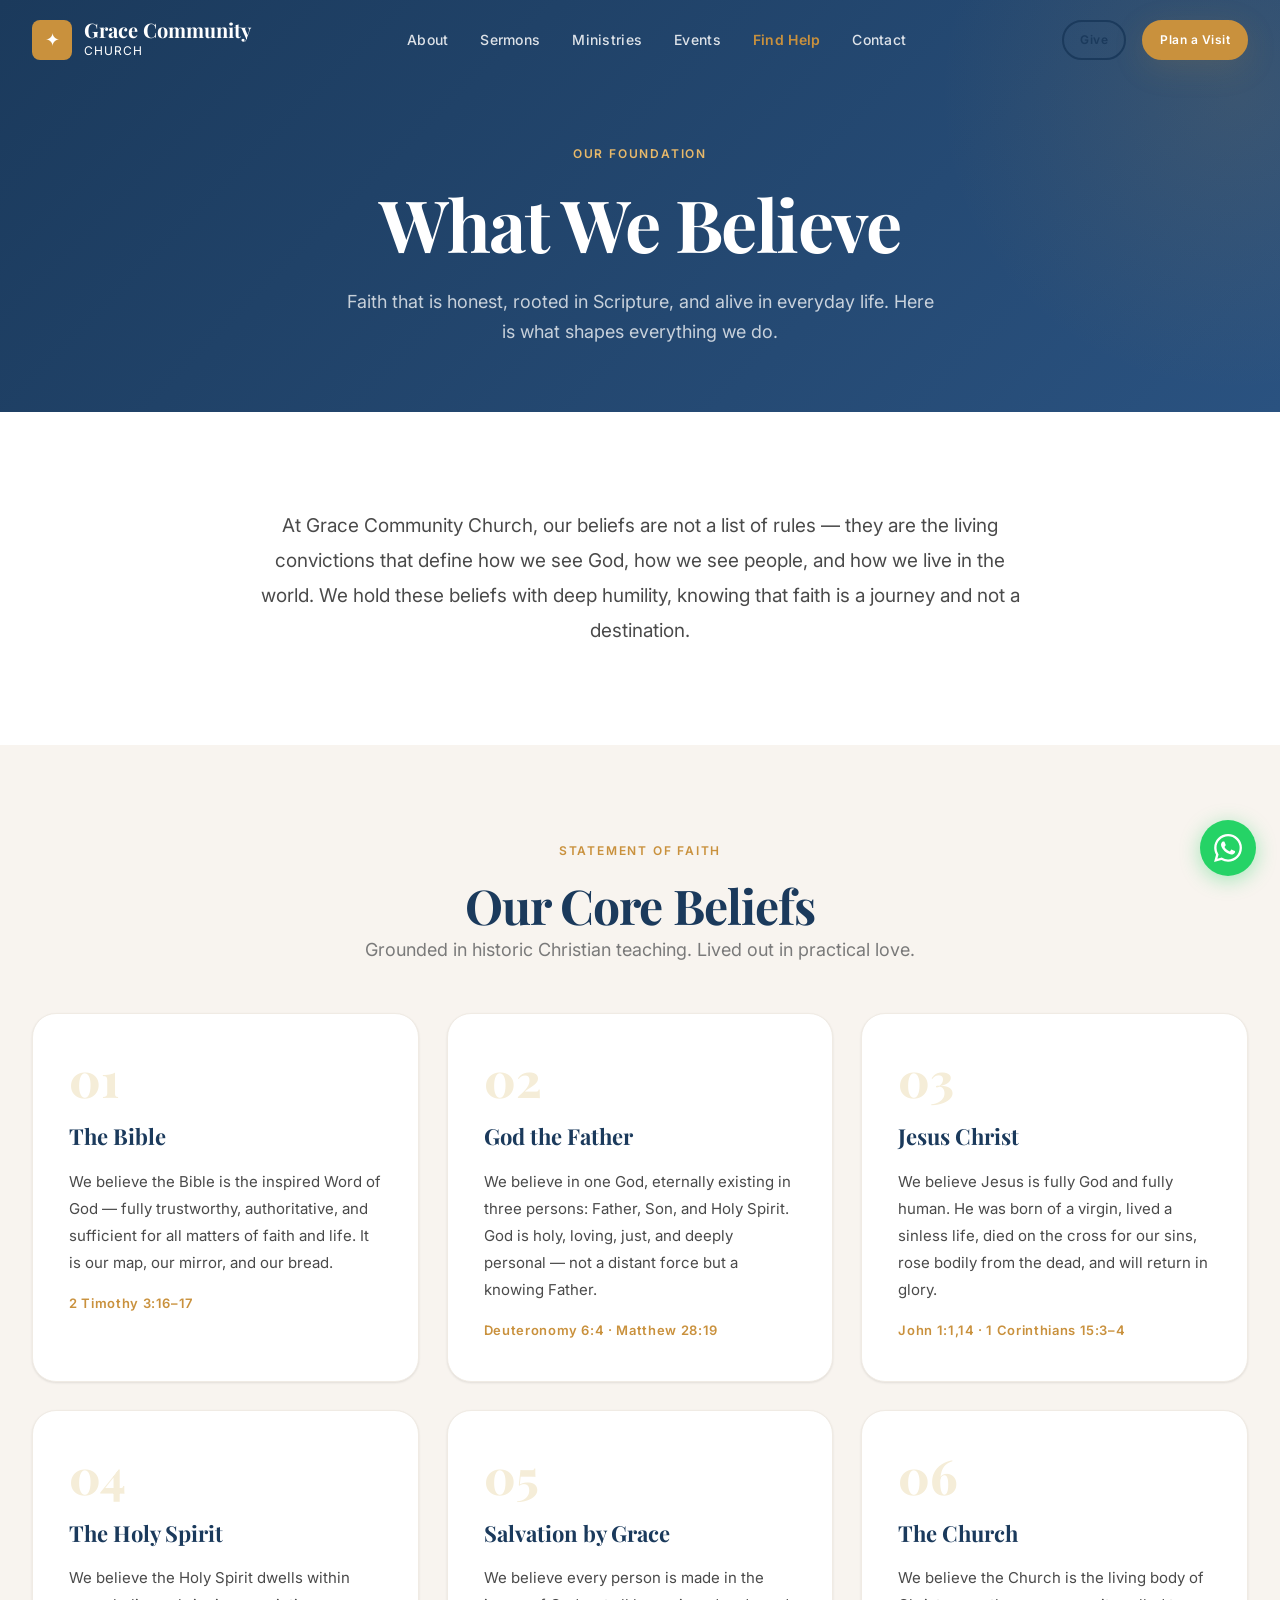
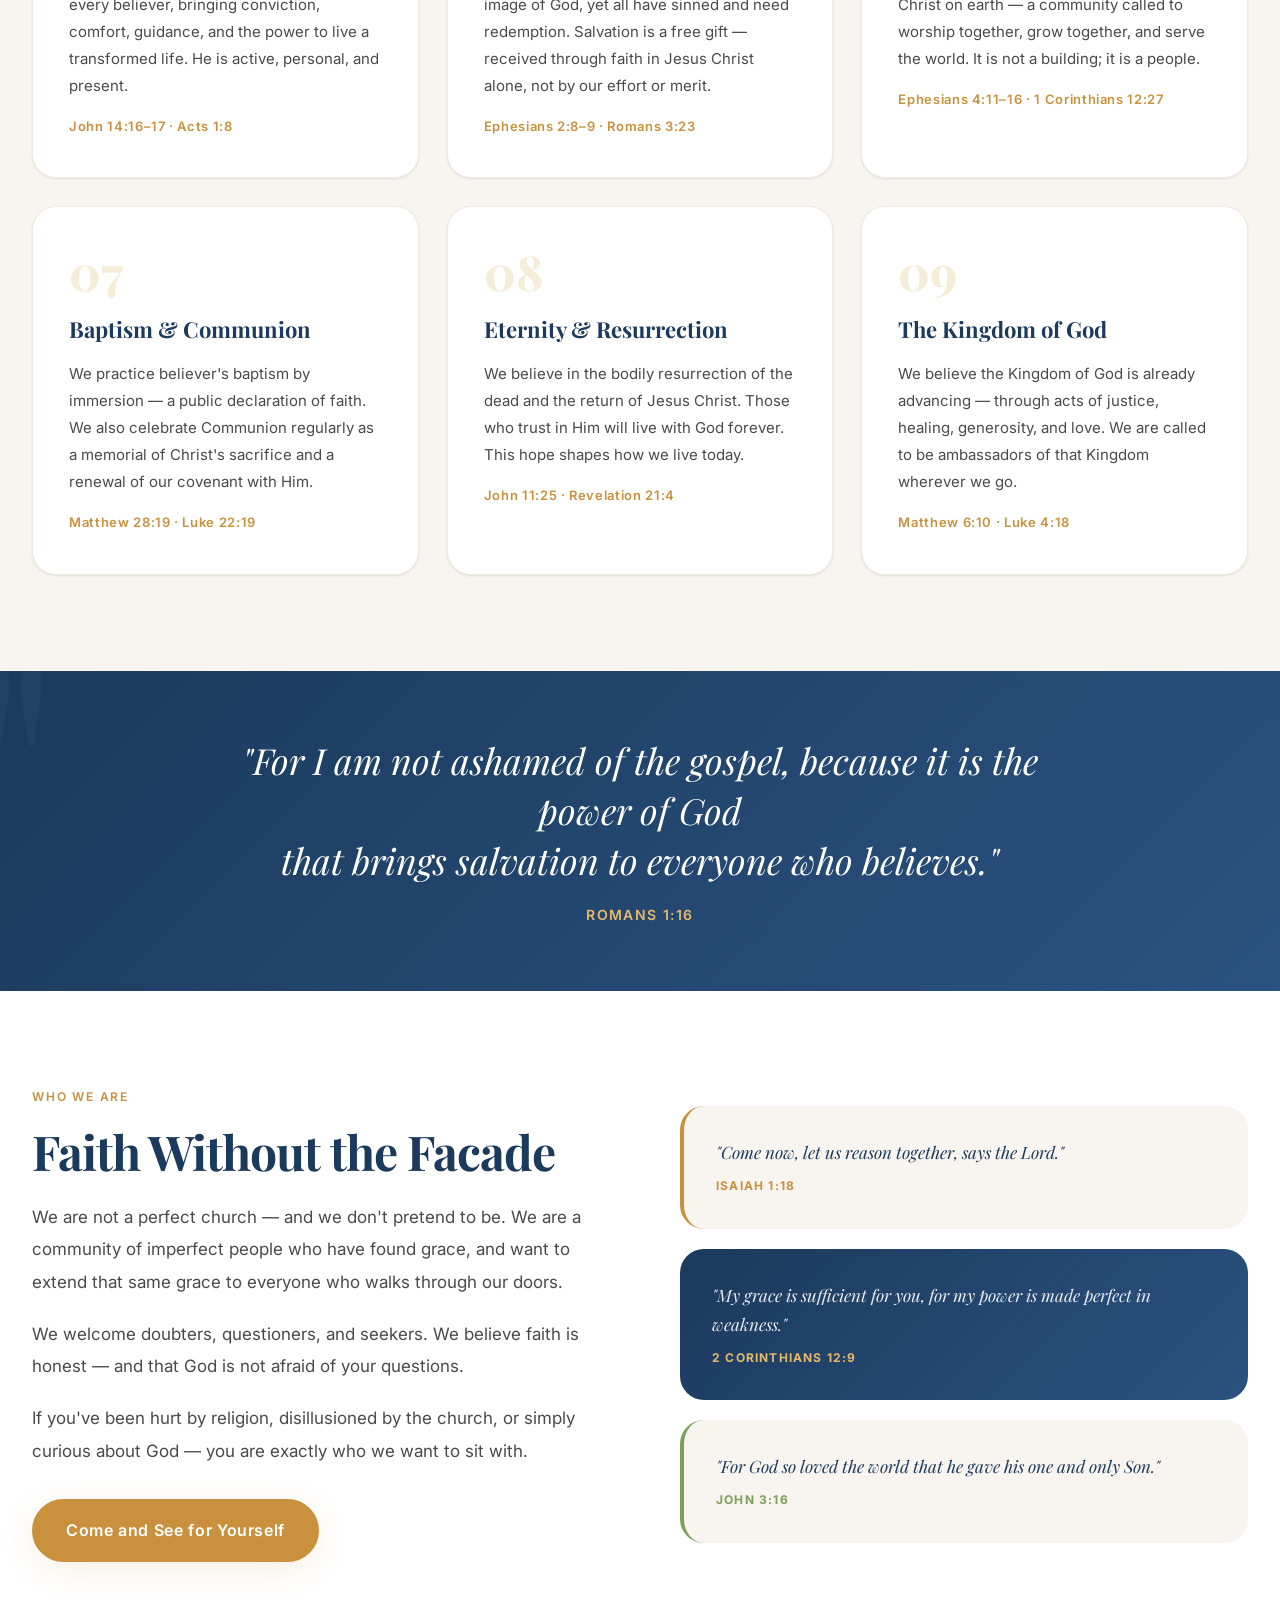
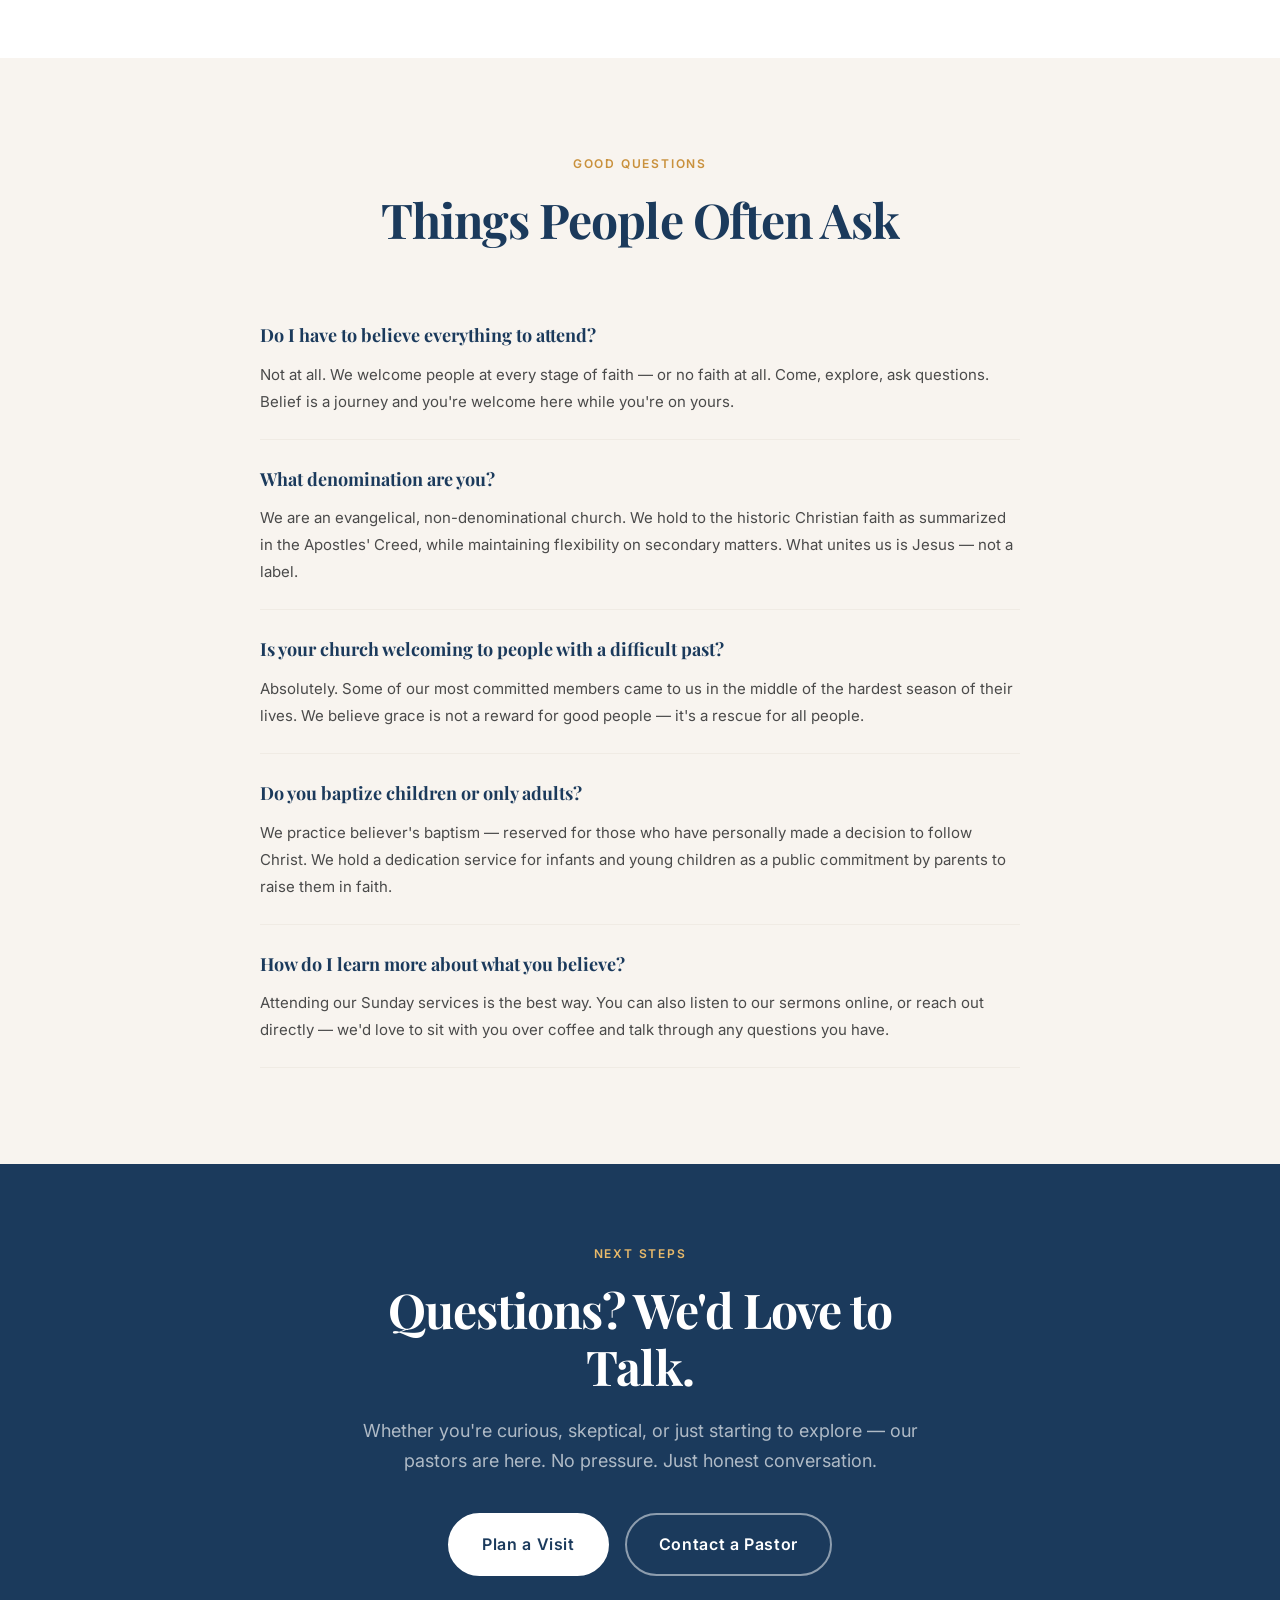
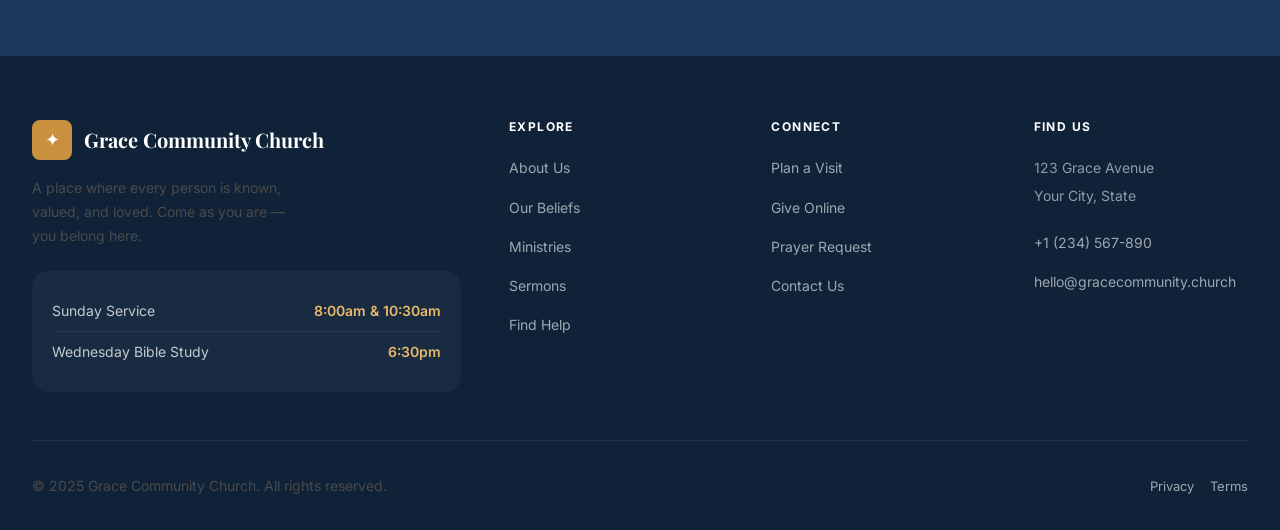
<file: Master Template/beliefs.html>
<!DOCTYPE html>
<html lang="en">
<head>
  <meta charset="UTF-8" />
  <meta name="viewport" content="width=device-width, initial-scale=1.0" />
  <meta name="description" content="What we believe at Grace Community Church — our core doctrines, values, and statement of faith." />
  <title>Our Beliefs — Grace Community Church</title>
  <link rel="preconnect" href="https://fonts.googleapis.com" />
  <link rel="preconnect" href="https://fonts.gstatic.com" crossorigin />
  <link href="https://fonts.googleapis.com/css2?family=Playfair+Display:ital,wght@0,700;0,800;1,700&family=Inter:wght@400;500;600&display=swap" rel="stylesheet" />
  <link rel="stylesheet" href="css/style.css" />
  <style>
    .belief-card {
      background: white;
      border-radius: var(--radius-xl);
      padding: 40px 36px;
      border: 1px solid var(--color-border-light);
      box-shadow: var(--shadow-sm);
      transition: box-shadow var(--transition-base), transform var(--transition-base);
    }
    .belief-card:hover {
      box-shadow: var(--shadow-md);
      transform: translateY(-3px);
    }
    .belief-card__num {
      font-family: var(--font-heading);
      font-size: 48px;
      font-weight: 800;
      color: var(--color-accent-subtle);
      line-height: 1;
      margin-bottom: 16px;
      display: block;
    }
    .belief-card__title {
      font-family: var(--font-heading);
      font-size: 22px;
      font-weight: 700;
      color: var(--color-primary);
      margin-bottom: 12px;
    }
    .belief-card__text {
      font-size: 15px;
      color: var(--color-text-soft);
      line-height: 1.8;
    }
    .belief-card__verse {
      margin-top: 16px;
      font-size: 13px;
      font-weight: 600;
      letter-spacing: 0.05em;
      color: var(--color-accent);
    }
    .faq-item {
      border-bottom: 1px solid var(--color-border-light);
      padding: 24px 0;
    }
    .faq-item__question {
      font-family: var(--font-heading);
      font-size: 18px;
      font-weight: 700;
      color: var(--color-primary);
      margin-bottom: 10px;
      cursor: pointer;
      display: flex;
      justify-content: space-between;
      align-items: center;
      gap: 16px;
    }
    .faq-item__answer {
      font-size: 15px;
      color: var(--color-text-soft);
      line-height: 1.8;
    }
  </style>
</head>
<body>

  <!-- Navigation -->
  <nav class="nav" id="main-nav" style="background:transparent; position:fixed;" data-transparent="true">
    <div class="nav__inner">
      <a href="index.html" class="nav__logo">
        <div class="nav__logo-mark">✦</div>
        <div>
          <div class="nav__logo-text">Grace Community</div>
          <div class="nav__logo-sub">Church</div>
        </div>
      </a>
      <ul class="nav__links">
        <li><a href="about.html" class="nav__link">About</a></li>
        <li><a href="sermons.html" class="nav__link">Sermons</a></li>
        <li><a href="ministries.html" class="nav__link">Ministries</a></li>
        <li><a href="events.html" class="nav__link">Events</a></li>
        <li><a href="find-help.html" class="nav__link nav__link--find-help">Find Help</a></li>
        <li><a href="contact.html" class="nav__link">Contact</a></li>
      </ul>
      <div class="nav__actions">
        <a href="give.html" class="btn btn--secondary btn--sm">Give</a>
        <a href="plan-visit.html" class="btn btn--primary btn--sm">Plan a Visit</a>
        <button class="nav__menu-btn" id="menu-btn"><span></span><span></span><span></span></button>
      </div>
    </div>
  </nav>
  <div class="mobile-nav" id="mobile-nav">
    <button class="mobile-nav__close" id="mobile-nav-close">✕</button>
    <ul class="mobile-nav__links">
      <li><a href="index.html" class="mobile-nav__link">Home</a></li>
      <li><a href="about.html" class="mobile-nav__link">About</a></li>
      <li><a href="beliefs.html" class="mobile-nav__link">Our Beliefs</a></li>
      <li><a href="ministries.html" class="mobile-nav__link">Ministries</a></li>
      <li><a href="sermons.html" class="mobile-nav__link">Sermons</a></li>
      <li><a href="find-help.html" class="mobile-nav__link mobile-nav__link--find-help">Find Help</a></li>
      <li><a href="plan-visit.html" class="mobile-nav__link">Plan a Visit</a></li>
      <li><a href="give.html" class="mobile-nav__link">Give</a></li>
      <li><a href="contact.html" class="mobile-nav__link">Contact</a></li>
    </ul>
  </div>

  <main>

    <!-- Page Hero -->
    <div class="page-hero">
      <span class="page-hero__label">Our Foundation</span>
      <h1 class="page-hero__title">What We Believe</h1>
      <p class="page-hero__subtitle">
        Faith that is honest, rooted in Scripture, and alive in everyday life.
        Here is what shapes everything we do.
      </p>
    </div>

    <!-- Intro paragraph -->
    <section class="section">
      <div class="container">
        <div style="max-width:760px; margin:0 auto; text-align:center;" class="reveal">
          <p style="font-size:19px; line-height:1.85; color:var(--color-text-soft);">
            At Grace Community Church, our beliefs are not a list of rules — they are the living convictions
            that define how we see God, how we see people, and how we live in the world. We hold these
            beliefs with deep humility, knowing that faith is a journey and not a destination.
          </p>
        </div>
      </div>
    </section>

    <!-- Core Beliefs Grid -->
    <section class="section section--warm">
      <div class="container">
        <div class="section-header section-header--center reveal">
          <span class="section-header__label">Statement of Faith</span>
          <h2>Our Core Beliefs</h2>
          <p class="section-header__desc">Grounded in historic Christian teaching. Lived out in practical love.</p>
        </div>

        <div class="grid grid-3 reveal" style="gap:28px;">

          <div class="belief-card">
            <span class="belief-card__num">01</span>
            <div class="belief-card__title">The Bible</div>
            <p class="belief-card__text">
              We believe the Bible is the inspired Word of God — fully trustworthy, authoritative,
              and sufficient for all matters of faith and life. It is our map, our mirror, and our bread.
            </p>
            <div class="belief-card__verse">2 Timothy 3:16–17</div>
          </div>

          <div class="belief-card">
            <span class="belief-card__num">02</span>
            <div class="belief-card__title">God the Father</div>
            <p class="belief-card__text">
              We believe in one God, eternally existing in three persons: Father, Son, and Holy Spirit.
              God is holy, loving, just, and deeply personal — not a distant force but a knowing Father.
            </p>
            <div class="belief-card__verse">Deuteronomy 6:4 · Matthew 28:19</div>
          </div>

          <div class="belief-card">
            <span class="belief-card__num">03</span>
            <div class="belief-card__title">Jesus Christ</div>
            <p class="belief-card__text">
              We believe Jesus is fully God and fully human. He was born of a virgin, lived a sinless life,
              died on the cross for our sins, rose bodily from the dead, and will return in glory.
            </p>
            <div class="belief-card__verse">John 1:1,14 · 1 Corinthians 15:3–4</div>
          </div>

          <div class="belief-card">
            <span class="belief-card__num">04</span>
            <div class="belief-card__title">The Holy Spirit</div>
            <p class="belief-card__text">
              We believe the Holy Spirit dwells within every believer, bringing conviction, comfort,
              guidance, and the power to live a transformed life. He is active, personal, and present.
            </p>
            <div class="belief-card__verse">John 14:16–17 · Acts 1:8</div>
          </div>

          <div class="belief-card">
            <span class="belief-card__num">05</span>
            <div class="belief-card__title">Salvation by Grace</div>
            <p class="belief-card__text">
              We believe every person is made in the image of God, yet all have sinned and need
              redemption. Salvation is a free gift — received through faith in Jesus Christ alone,
              not by our effort or merit.
            </p>
            <div class="belief-card__verse">Ephesians 2:8–9 · Romans 3:23</div>
          </div>

          <div class="belief-card">
            <span class="belief-card__num">06</span>
            <div class="belief-card__title">The Church</div>
            <p class="belief-card__text">
              We believe the Church is the living body of Christ on earth — a community called to
              worship together, grow together, and serve the world. It is not a building; it is a people.
            </p>
            <div class="belief-card__verse">Ephesians 4:11–16 · 1 Corinthians 12:27</div>
          </div>

          <div class="belief-card">
            <span class="belief-card__num">07</span>
            <div class="belief-card__title">Baptism &amp; Communion</div>
            <p class="belief-card__text">
              We practice believer's baptism by immersion — a public declaration of faith. We also
              celebrate Communion regularly as a memorial of Christ's sacrifice and a renewal of our
              covenant with Him.
            </p>
            <div class="belief-card__verse">Matthew 28:19 · Luke 22:19</div>
          </div>

          <div class="belief-card">
            <span class="belief-card__num">08</span>
            <div class="belief-card__title">Eternity &amp; Resurrection</div>
            <p class="belief-card__text">
              We believe in the bodily resurrection of the dead and the return of Jesus Christ.
              Those who trust in Him will live with God forever. This hope shapes how we live today.
            </p>
            <div class="belief-card__verse">John 11:25 · Revelation 21:4</div>
          </div>

          <div class="belief-card">
            <span class="belief-card__num">09</span>
            <div class="belief-card__title">The Kingdom of God</div>
            <p class="belief-card__text">
              We believe the Kingdom of God is already advancing — through acts of justice, healing,
              generosity, and love. We are called to be ambassadors of that Kingdom wherever we go.
            </p>
            <div class="belief-card__verse">Matthew 6:10 · Luke 4:18</div>
          </div>

        </div>
      </div>
    </section>

    <!-- Scripture Banner -->
    <div class="scripture-banner">
      <p class="scripture-banner__text">
        "For I am not ashamed of the gospel, because it is the power of God<br>
        that brings salvation to everyone who believes."
      </p>
      <p class="scripture-banner__ref">Romans 1:16</p>
    </div>

    <!-- What We Are Not -->
    <section class="section">
      <div class="container">
        <div style="display:grid; grid-template-columns:1fr 1fr; gap:80px; align-items:center;">
          <div class="reveal">
            <span class="section-header__label">Who We Are</span>
            <h2 style="margin-bottom:20px;">Faith Without the Facade</h2>
            <p style="font-size:17px; line-height:1.9; color:var(--color-text-soft); margin-bottom:20px;">
              We are not a perfect church — and we don't pretend to be. We are a community of
              imperfect people who have found grace, and want to extend that same grace to everyone who walks through our doors.
            </p>
            <p style="font-size:17px; line-height:1.9; color:var(--color-text-soft); margin-bottom:20px;">
              We welcome doubters, questioners, and seekers. We believe faith is honest — and that
              God is not afraid of your questions.
            </p>
            <p style="font-size:17px; line-height:1.9; color:var(--color-text-soft); margin-bottom:32px;">
              If you've been hurt by religion, disillusioned by the church, or simply curious about
              God — you are exactly who we want to sit with.
            </p>
            <a href="plan-visit.html" class="btn btn--primary btn--lg">Come and See for Yourself</a>
          </div>
          <div class="reveal" style="display:flex; flex-direction:column; gap:20px;">
            <div style="background:var(--color-warm); border-radius:var(--radius-xl); padding:32px; border-left:4px solid var(--color-accent);">
              <p style="font-family:'Playfair Display',serif; font-style:italic; font-size:17px; color:var(--color-primary); line-height:1.7; margin-bottom:8px;">
                "Come now, let us reason together, says the Lord."
              </p>
              <p style="font-size:12px; font-weight:700; letter-spacing:0.1em; text-transform:uppercase; color:var(--color-accent);">Isaiah 1:18</p>
            </div>
            <div style="background:linear-gradient(135deg, #1B3A5C, #2A5280); border-radius:var(--radius-xl); padding:32px;">
              <p style="font-family:'Playfair Display',serif; font-style:italic; font-size:17px; color:rgba(255,255,255,0.9); line-height:1.7; margin-bottom:8px;">
                "My grace is sufficient for you, for my power is made perfect in weakness."
              </p>
              <p style="font-size:12px; font-weight:700; letter-spacing:0.1em; text-transform:uppercase; color:var(--color-accent-light);">2 Corinthians 12:9</p>
            </div>
            <div style="background:var(--color-warm); border-radius:var(--radius-xl); padding:32px; border-left:4px solid var(--color-hope);">
              <p style="font-family:'Playfair Display',serif; font-style:italic; font-size:17px; color:var(--color-primary); line-height:1.7; margin-bottom:8px;">
                "For God so loved the world that he gave his one and only Son."
              </p>
              <p style="font-size:12px; font-weight:700; letter-spacing:0.1em; text-transform:uppercase; color:var(--color-hope);">John 3:16</p>
            </div>
          </div>
        </div>
      </div>
    </section>

    <!-- Common Questions -->
    <section class="section section--warm">
      <div class="container">
        <div class="section-header section-header--center reveal">
          <span class="section-header__label">Good Questions</span>
          <h2>Things People Often Ask</h2>
        </div>
        <div style="max-width:760px; margin:0 auto;" class="reveal">

          <div class="faq-item">
            <div class="faq-item__question">Do I have to believe everything to attend?</div>
            <p class="faq-item__answer">Not at all. We welcome people at every stage of faith — or no faith at all. Come, explore, ask questions. Belief is a journey and you're welcome here while you're on yours.</p>
          </div>

          <div class="faq-item">
            <div class="faq-item__question">What denomination are you?</div>
            <p class="faq-item__answer">We are an evangelical, non-denominational church. We hold to the historic Christian faith as summarized in the Apostles' Creed, while maintaining flexibility on secondary matters. What unites us is Jesus — not a label.</p>
          </div>

          <div class="faq-item">
            <div class="faq-item__question">Is your church welcoming to people with a difficult past?</div>
            <p class="faq-item__answer">Absolutely. Some of our most committed members came to us in the middle of the hardest season of their lives. We believe grace is not a reward for good people — it's a rescue for all people.</p>
          </div>

          <div class="faq-item">
            <div class="faq-item__question">Do you baptize children or only adults?</div>
            <p class="faq-item__answer">We practice believer's baptism — reserved for those who have personally made a decision to follow Christ. We hold a dedication service for infants and young children as a public commitment by parents to raise them in faith.</p>
          </div>

          <div class="faq-item">
            <div class="faq-item__question">How do I learn more about what you believe?</div>
            <p class="faq-item__answer">Attending our Sunday services is the best way. You can also listen to our sermons online, or reach out directly — we'd love to sit with you over coffee and talk through any questions you have.</p>
          </div>

        </div>
      </div>
    </section>

    <!-- CTA -->
    <section class="section" style="background:var(--color-primary); padding:80px 0; text-align:center;">
      <div class="container reveal">
        <div style="max-width:560px; margin:0 auto;">
          <span class="section-header__label" style="color:var(--color-accent-light);">Next Steps</span>
          <h2 style="color:white; margin-bottom:20px;">Questions? We'd Love to Talk.</h2>
          <p style="color:rgba(255,255,255,0.65); font-size:18px; line-height:1.7; margin-bottom:36px;">
            Whether you're curious, skeptical, or just starting to explore — our pastors are here.
            No pressure. Just honest conversation.
          </p>
          <div style="display:flex; gap:16px; justify-content:center; flex-wrap:wrap;">
            <a href="plan-visit.html" class="btn btn--white btn--lg">Plan a Visit</a>
            <a href="contact.html" class="btn btn--ghost btn--lg">Contact a Pastor</a>
          </div>
        </div>
      </div>
    </section>

  </main>

  <!-- Footer -->
  <footer class="footer">
    <div class="container">
      <div class="footer__grid">
        <div class="footer__brand">
          <a href="index.html" class="footer__logo"><div class="footer__logo-mark">✦</div><span class="footer__logo-name">Grace Community Church</span></a>
          <p class="footer__tagline">A place where every person is known, valued, and loved. Come as you are — you belong here.</p>
          <div class="footer__service-times">
            <div class="footer__service-time"><span>Sunday Service</span><span>8:00am &amp; 10:30am</span></div>
            <div class="footer__service-time"><span>Wednesday Bible Study</span><span>6:30pm</span></div>
          </div>
        </div>
        <div><h4 class="footer__col-title">Explore</h4><ul class="footer__links"><li><a href="about.html" class="footer__link">About Us</a></li><li><a href="beliefs.html" class="footer__link">Our Beliefs</a></li><li><a href="ministries.html" class="footer__link">Ministries</a></li><li><a href="sermons.html" class="footer__link">Sermons</a></li><li><a href="find-help.html" class="footer__link">Find Help</a></li></ul></div>
        <div><h4 class="footer__col-title">Connect</h4><ul class="footer__links"><li><a href="plan-visit.html" class="footer__link">Plan a Visit</a></li><li><a href="give.html" class="footer__link">Give Online</a></li><li><a href="contact.html#prayer" class="footer__link">Prayer Request</a></li><li><a href="contact.html" class="footer__link">Contact Us</a></li></ul></div>
        <div><h4 class="footer__col-title">Find Us</h4><ul class="footer__links"><li><span class="footer__link" style="cursor:default;color:rgba(255,255,255,0.55);">123 Grace Avenue<br>Your City, State</span></li><li style="margin-top:8px;"><a href="tel:+1234567890" class="footer__link">+1 (234) 567-890</a></li><li><a href="mailto:hello@gracecommunity.church" class="footer__link">hello@gracecommunity.church</a></li></ul></div>
      </div>
      <div class="footer__bottom"><p>© 2025 Grace Community Church. All rights reserved.</p><div style="display:flex;gap:16px;"><a href="#" class="footer__link" style="font-size:13px;">Privacy</a><a href="#" class="footer__link" style="font-size:13px;">Terms</a></div></div>
    </div>
  </footer>

  <a href="https://wa.me/[CHURCH_WHATSAPP_NUMBER]" class="whatsapp-float" target="_blank" rel="noopener" aria-label="Chat on WhatsApp">
    <svg viewBox="0 0 24 24" xmlns="http://www.w3.org/2000/svg"><path d="M17.472 14.382c-.297-.149-1.758-.867-2.03-.967-.273-.099-.471-.148-.67.15-.197.297-.767.966-.94 1.164-.173.199-.347.223-.644.075-.297-.15-1.255-.463-2.39-1.475-.883-.788-1.48-1.761-1.653-2.059-.173-.297-.018-.458.13-.606.134-.133.298-.347.446-.52.149-.174.198-.298.298-.497.099-.198.05-.371-.025-.52-.075-.149-.669-1.612-.916-2.207-.242-.579-.487-.5-.669-.51-.173-.008-.371-.01-.57-.01-.198 0-.52.074-.792.372-.272.297-1.04 1.016-1.04 2.479 0 1.462 1.065 2.875 1.213 3.074.149.198 2.096 3.2 5.077 4.487.709.306 1.262.489 1.694.625.712.227 1.36.195 1.871.118.571-.085 1.758-.719 2.006-1.413.248-.694.248-1.289.173-1.413-.074-.124-.272-.198-.57-.347m-5.421 7.403h-.004a9.87 9.87 0 01-5.031-1.378l-.361-.214-3.741.982.998-3.648-.235-.374a9.86 9.86 0 01-1.51-5.26c.001-5.45 4.436-9.884 9.888-9.884 2.64 0 5.122 1.03 6.988 2.898a9.825 9.825 0 012.893 6.994c-.003 5.45-4.437 9.884-9.885 9.884m8.413-18.297A11.815 11.815 0 0012.05 0C5.495 0 .16 5.335.157 11.892c0 2.096.547 4.142 1.588 5.945L.057 24l6.305-1.654a11.882 11.882 0 005.683 1.448h.005c6.554 0 11.89-5.335 11.893-11.893a11.821 11.821 0 00-3.48-8.413z" fill="white"/></svg>
  </a>

  <script src="js/main.js"></script>
</body>
</html>
</file>
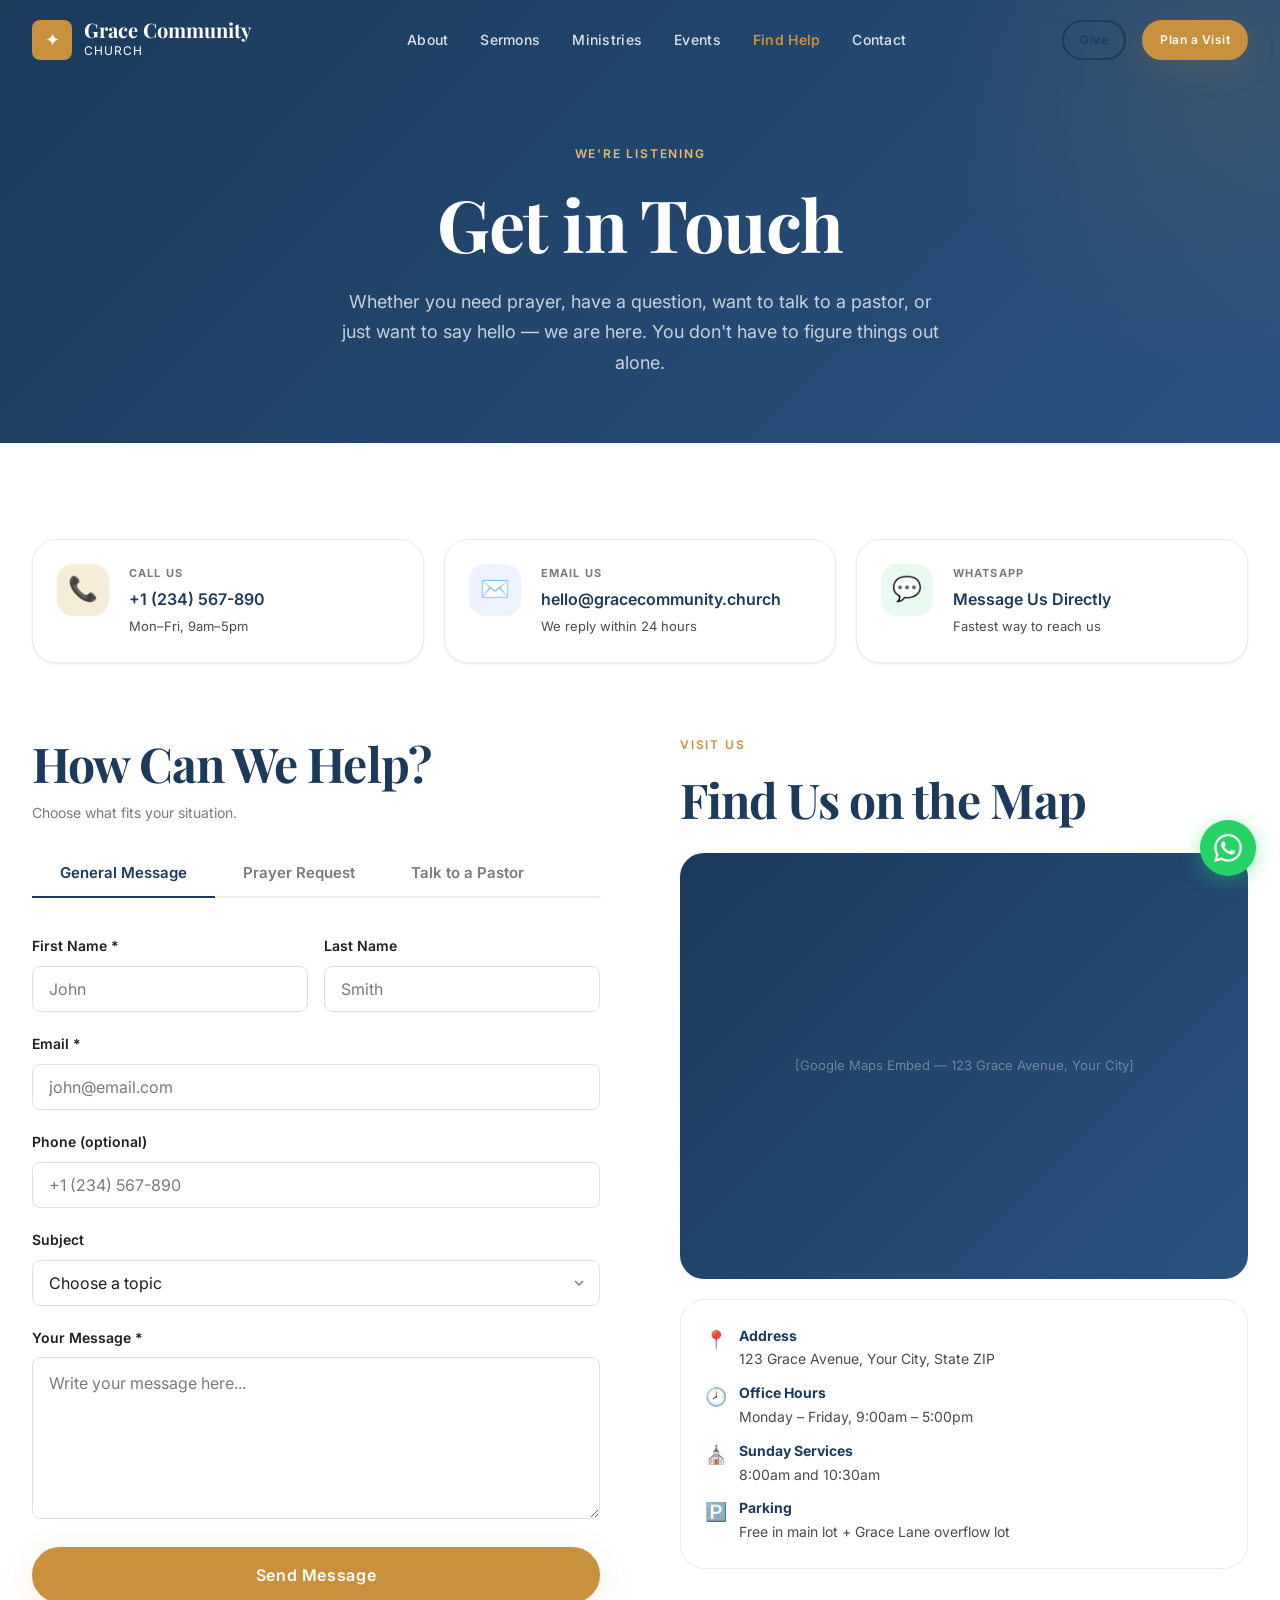
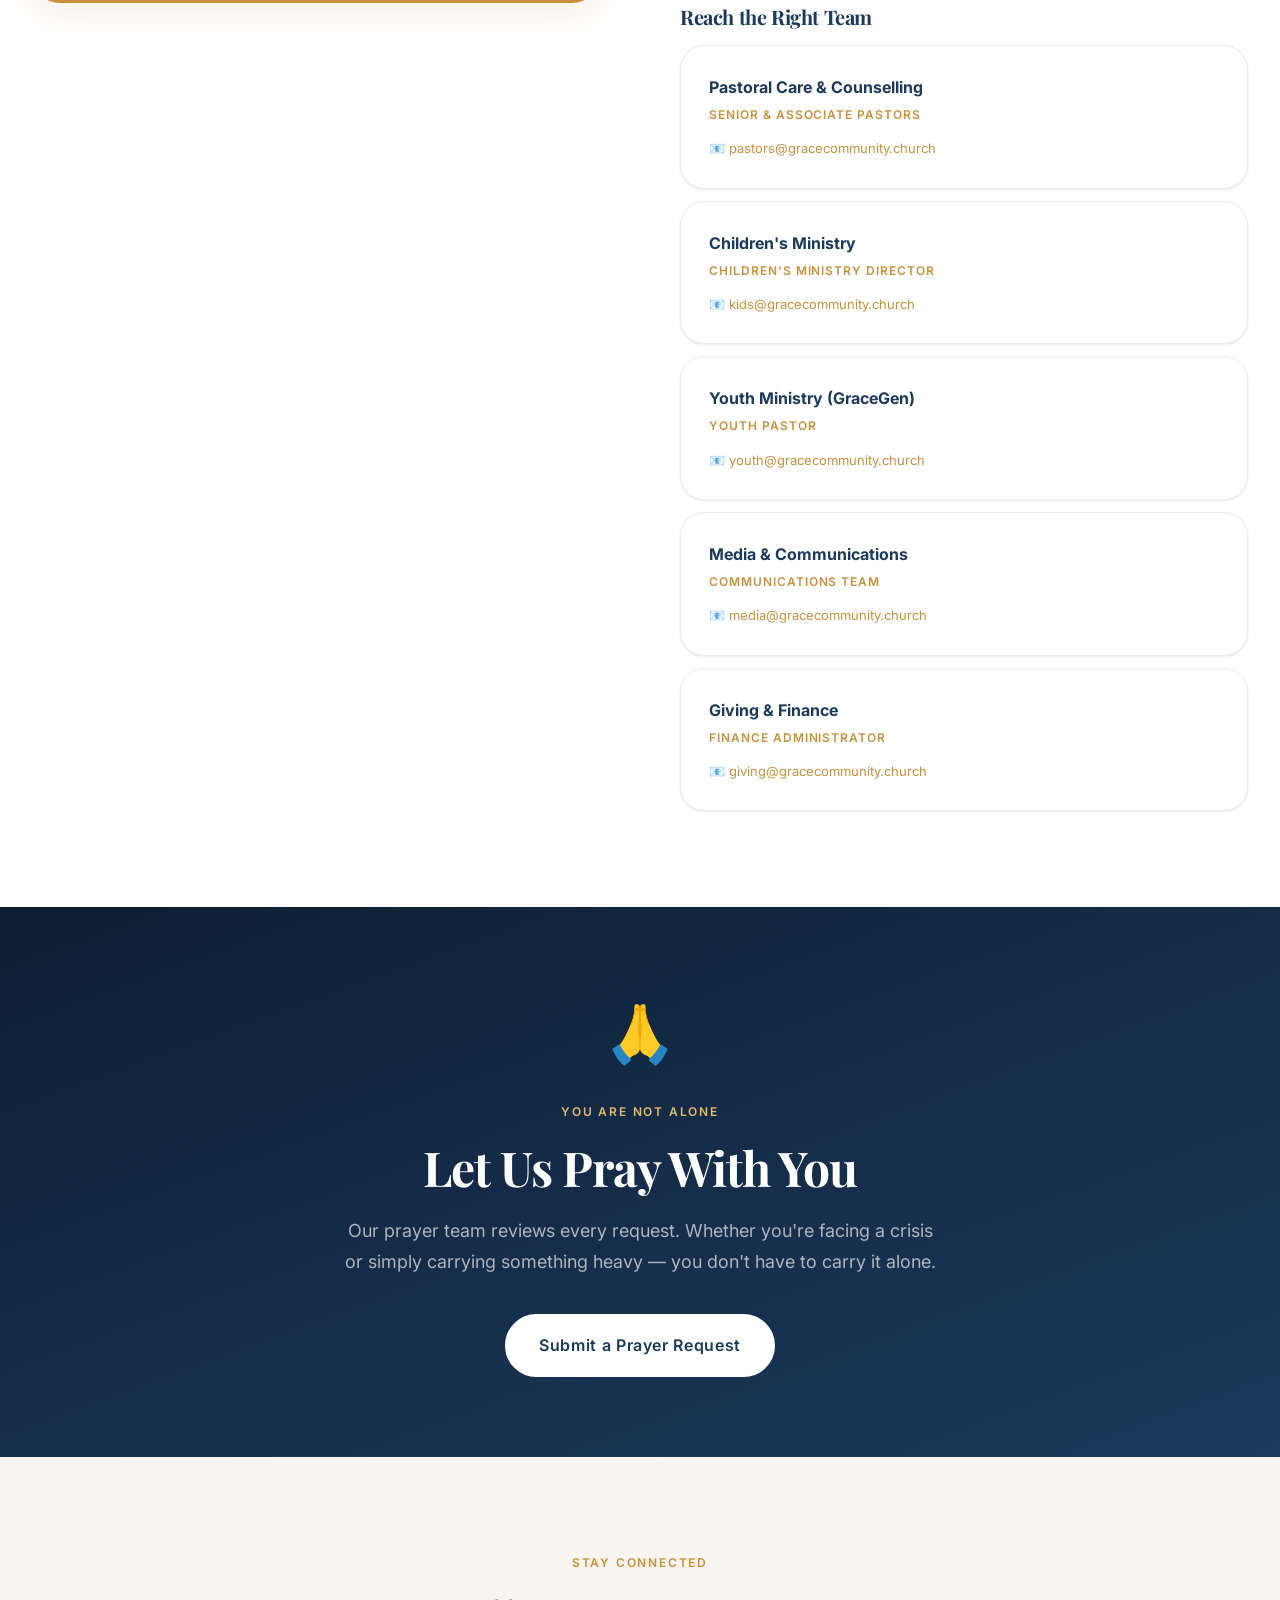
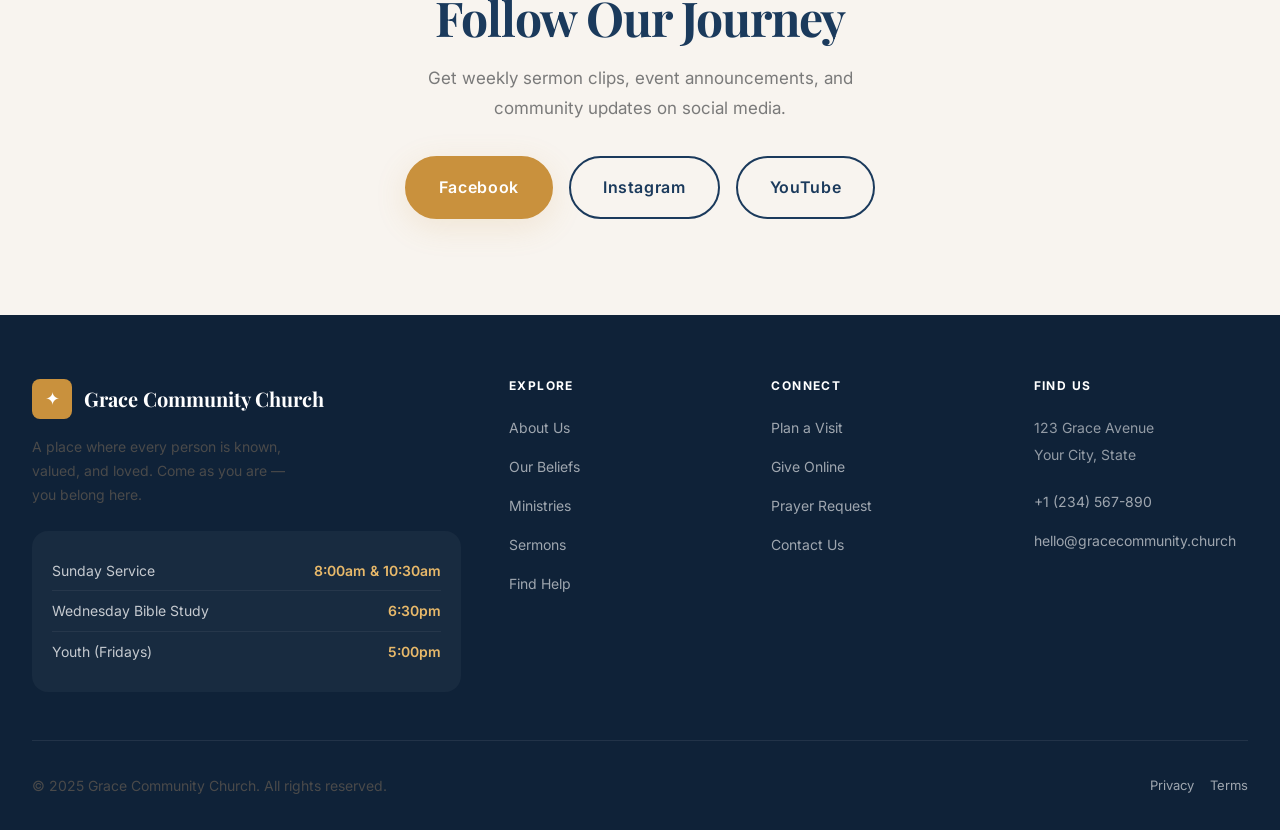
<file: Master Template/contact.html>
<!DOCTYPE html>
<html lang="en">
<head>
  <meta charset="UTF-8" />
  <meta name="viewport" content="width=device-width, initial-scale=1.0" />
  <meta name="description" content="Contact Grace Community Church — send us a message, submit a prayer request, or reach our pastoral team." />
  <title>Contact Us — Grace Community Church</title>
  <link rel="preconnect" href="https://fonts.googleapis.com" />
  <link rel="preconnect" href="https://fonts.gstatic.com" crossorigin />
  <link href="https://fonts.googleapis.com/css2?family=Playfair+Display:ital,wght@0,700;0,800;1,700&family=Inter:wght@400;500;600&display=swap" rel="stylesheet" />
  <link rel="stylesheet" href="css/style.css" />
  <style>
    .contact-tabs {
      display: flex;
      gap: 0;
      border-bottom: 2px solid var(--color-border-light);
      margin-bottom: 36px;
    }
    .contact-tab {
      padding: 14px 28px;
      font-size: 15px;
      font-weight: 600;
      color: var(--color-muted);
      cursor: pointer;
      border: none;
      background: none;
      border-bottom: 2px solid transparent;
      margin-bottom: -2px;
      font-family: var(--font-body);
      transition: all var(--transition-fast);
    }
    .contact-tab--active {
      color: var(--color-primary);
      border-bottom-color: var(--color-primary);
    }
    .contact-panel { display: none; }
    .contact-panel--active { display: block; }
    .contact-info-card {
      display: flex;
      gap: 20px;
      align-items: flex-start;
      padding: 24px;
      background: white;
      border-radius: var(--radius-xl);
      border: 1px solid var(--color-border-light);
      box-shadow: var(--shadow-sm);
      transition: box-shadow var(--transition-fast);
    }
    .contact-info-card:hover { box-shadow: var(--shadow-md); }
    .contact-info-card__icon {
      width: 52px;
      height: 52px;
      border-radius: var(--radius-lg);
      display: flex;
      align-items: center;
      justify-content: center;
      font-size: 24px;
      flex-shrink: 0;
    }
    .contact-info-card__label {
      font-size: 11px;
      font-weight: 700;
      letter-spacing: 0.1em;
      text-transform: uppercase;
      color: var(--color-muted);
      margin-bottom: 4px;
    }
    .contact-info-card__value {
      font-weight: 600;
      font-size: 16px;
      color: var(--color-primary);
      margin-bottom: 2px;
    }
    .contact-info-card__sub {
      font-size: 13px;
      color: var(--color-text-soft);
    }
    .prayer-category-select {
      display: grid;
      grid-template-columns: repeat(2, 1fr);
      gap: 10px;
      margin-bottom: 4px;
    }
    .prayer-cat {
      padding: 12px 16px;
      border: 1.5px solid var(--color-border);
      background: white;
      border-radius: var(--radius-lg);
      font-size: 13px;
      font-weight: 600;
      color: var(--color-text-soft);
      cursor: pointer;
      transition: all var(--transition-fast);
      font-family: var(--font-body);
      text-align: left;
      display: flex;
      align-items: center;
      gap: 8px;
    }
    .prayer-cat--active, .prayer-cat:hover {
      background: var(--color-primary);
      border-color: var(--color-primary);
      color: white;
    }
    .dept-card {
      background: white;
      border-radius: var(--radius-xl);
      padding: 28px;
      border: 1px solid var(--color-border-light);
      box-shadow: var(--shadow-sm);
    }
    .dept-card__title {
      font-weight: 700;
      font-size: 16px;
      color: var(--color-primary);
      margin-bottom: 4px;
    }
    .dept-card__role {
      font-size: 12px;
      font-weight: 600;
      letter-spacing: 0.08em;
      text-transform: uppercase;
      color: var(--color-accent);
      margin-bottom: 12px;
    }
    .dept-card__email {
      font-size: 13px;
      color: var(--color-muted);
    }
    .dept-card__email a {
      color: var(--color-accent);
      text-decoration: none;
    }
    @media (max-width: 768px) {
      .prayer-category-select { grid-template-columns: 1fr 1fr; }
      .contact-tab { padding: 12px 16px; font-size: 13px; }
    }
    @media (max-width: 480px) {
      .prayer-category-select { grid-template-columns: 1fr; }
    }
  </style>
</head>
<body>

  <!-- Navigation -->
  <nav class="nav" id="main-nav" style="background:transparent; position:fixed;" data-transparent="true">
    <div class="nav__inner">
      <a href="index.html" class="nav__logo">
        <div class="nav__logo-mark">✦</div>
        <div>
          <div class="nav__logo-text">Grace Community</div>
          <div class="nav__logo-sub">Church</div>
        </div>
      </a>
      <ul class="nav__links">
        <li><a href="about.html" class="nav__link">About</a></li>
        <li><a href="sermons.html" class="nav__link">Sermons</a></li>
        <li><a href="ministries.html" class="nav__link">Ministries</a></li>
        <li><a href="events.html" class="nav__link">Events</a></li>
        <li><a href="find-help.html" class="nav__link nav__link--find-help">Find Help</a></li>
        <li><a href="contact.html" class="nav__link nav__link--active">Contact</a></li>
      </ul>
      <div class="nav__actions">
        <a href="give.html" class="btn btn--secondary btn--sm">Give</a>
        <a href="plan-visit.html" class="btn btn--primary btn--sm">Plan a Visit</a>
        <button class="nav__menu-btn" id="menu-btn"><span></span><span></span><span></span></button>
      </div>
    </div>
  </nav>
  <div class="mobile-nav" id="mobile-nav">
    <button class="mobile-nav__close" id="mobile-nav-close">✕</button>
    <ul class="mobile-nav__links">
      <li><a href="index.html" class="mobile-nav__link">Home</a></li>
      <li><a href="about.html" class="mobile-nav__link">About</a></li>
      <li><a href="ministries.html" class="mobile-nav__link">Ministries</a></li>
      <li><a href="events.html" class="mobile-nav__link">Events</a></li>
      <li><a href="find-help.html" class="mobile-nav__link mobile-nav__link--find-help">Find Help</a></li>
      <li><a href="plan-visit.html" class="mobile-nav__link">Plan a Visit</a></li>
      <li><a href="give.html" class="mobile-nav__link">Give</a></li>
      <li><a href="contact.html" class="mobile-nav__link">Contact</a></li>
    </ul>
  </div>

  <main>

    <!-- Page Hero -->
    <div class="page-hero">
      <span class="page-hero__label">We're Listening</span>
      <h1 class="page-hero__title">Get in Touch</h1>
      <p class="page-hero__subtitle">
        Whether you need prayer, have a question, want to talk to a pastor, or just
        want to say hello — we are here. You don't have to figure things out alone.
      </p>
    </div>

    <!-- Contact Info Cards -->
    <section class="section">
      <div class="container">
        <div class="grid grid-3 reveal" style="gap:20px; margin-bottom:72px;">

          <a href="tel:+1234567890" class="contact-info-card" style="text-decoration:none;">
            <div class="contact-info-card__icon" style="background:var(--color-accent-subtle);">📞</div>
            <div>
              <div class="contact-info-card__label">Call Us</div>
              <div class="contact-info-card__value">+1 (234) 567-890</div>
              <div class="contact-info-card__sub">Mon–Fri, 9am–5pm</div>
            </div>
          </a>

          <a href="mailto:hello@gracecommunity.church" class="contact-info-card" style="text-decoration:none;">
            <div class="contact-info-card__icon" style="background:#EEF2FF;">✉️</div>
            <div>
              <div class="contact-info-card__label">Email Us</div>
              <div class="contact-info-card__value">hello@gracecommunity.church</div>
              <div class="contact-info-card__sub">We reply within 24 hours</div>
            </div>
          </a>

          <a href="https://wa.me/[CHURCH_WHATSAPP_NUMBER]" class="contact-info-card" style="text-decoration:none;" target="_blank" rel="noopener">
            <div class="contact-info-card__icon" style="background:#E8FAF0;">💬</div>
            <div>
              <div class="contact-info-card__label">WhatsApp</div>
              <div class="contact-info-card__value">Message Us Directly</div>
              <div class="contact-info-card__sub">Fastest way to reach us</div>
            </div>
          </a>

        </div>

        <!-- Tabbed Forms + Location -->
        <div style="display:grid; grid-template-columns:1fr 1fr; gap:80px; align-items:start;">

          <!-- Left: Tabbed Forms -->
          <div class="reveal">
            <h2 style="margin-bottom:8px;">How Can We Help?</h2>
            <p style="font-size:14px; color:var(--color-muted); margin-bottom:24px;">Choose what fits your situation.</p>

            <!-- Tabs -->
            <div class="contact-tabs" id="contact-tabs">
              <button class="contact-tab contact-tab--active" data-tab="general">General Message</button>
              <button class="contact-tab" data-tab="prayer">Prayer Request</button>
              <button class="contact-tab" data-tab="pastoral">Talk to a Pastor</button>
            </div>

            <!-- General Message Panel -->
            <div class="contact-panel contact-panel--active" id="panel-general">
              <form id="general-form">
                <div class="form-row">
                  <div class="form-group">
                    <label class="form-label" for="g-fname">First Name *</label>
                    <input type="text" id="g-fname" class="form-input" placeholder="John" required />
                  </div>
                  <div class="form-group">
                    <label class="form-label" for="g-lname">Last Name</label>
                    <input type="text" id="g-lname" class="form-input" placeholder="Smith" />
                  </div>
                </div>
                <div class="form-group">
                  <label class="form-label" for="g-email">Email *</label>
                  <input type="email" id="g-email" class="form-input" placeholder="john@email.com" required />
                </div>
                <div class="form-group">
                  <label class="form-label" for="g-phone">Phone (optional)</label>
                  <input type="tel" id="g-phone" class="form-input" placeholder="+1 (234) 567-890" />
                </div>
                <div class="form-group">
                  <label class="form-label" for="g-subject">Subject</label>
                  <select id="g-subject" class="form-select">
                    <option value="">Choose a topic</option>
                    <option>General Inquiry</option>
                    <option>Plan a Visit</option>
                    <option>Ministries &amp; Programs</option>
                    <option>Media &amp; Communications</option>
                    <option>Giving &amp; Finance</option>
                    <option>Volunteer Opportunities</option>
                    <option>Weddings &amp; Funerals</option>
                    <option>Other</option>
                  </select>
                </div>
                <div class="form-group">
                  <label class="form-label" for="g-message">Your Message *</label>
                  <textarea id="g-message" class="form-input form-textarea" placeholder="Write your message here..." rows="5" required></textarea>
                </div>
                <button type="submit" class="btn btn--primary btn--full btn--lg">Send Message</button>
              </form>
            </div>

            <!-- Prayer Request Panel -->
            <div class="contact-panel" id="panel-prayer">
              <div style="background:linear-gradient(135deg, #0D1F35, #1B3A5C); border-radius:var(--radius-xl); padding:24px; margin-bottom:24px; text-align:center;">
                <div style="font-size:36px; margin-bottom:10px;">🙏</div>
                <p style="color:rgba(255,255,255,0.85); font-size:15px; line-height:1.7; margin:0;">
                  Your request will be received with care and confidentiality. Our prayer team
                  prays over every submission. You are not alone.
                </p>
              </div>
              <form id="prayer-form">
                <div class="form-row">
                  <div class="form-group">
                    <label class="form-label" for="pr-name">Your Name *</label>
                    <input type="text" id="pr-name" class="form-input" placeholder="First name or anonymous" required />
                  </div>
                  <div class="form-group">
                    <label class="form-label" for="pr-email">Email (optional)</label>
                    <input type="email" id="pr-email" class="form-input" placeholder="For follow-up" />
                  </div>
                </div>
                <div class="form-group">
                  <label class="form-label">What do you need prayer for?</label>
                  <div class="prayer-category-select" id="prayer-cats">
                    <button type="button" class="prayer-cat" data-cat="health">🩺 Health &amp; Healing</button>
                    <button type="button" class="prayer-cat" data-cat="family">👨‍👩‍👧 Family &amp; Marriage</button>
                    <button type="button" class="prayer-cat" data-cat="finances">💼 Finances &amp; Work</button>
                    <button type="button" class="prayer-cat" data-cat="anxiety">🌊 Anxiety &amp; Mental Health</button>
                    <button type="button" class="prayer-cat" data-cat="faith">✝️ Faith &amp; Spiritual Life</button>
                    <button type="button" class="prayer-cat" data-cat="grief">💔 Grief &amp; Loss</button>
                    <button type="button" class="prayer-cat" data-cat="relationships">🤝 Relationships</button>
                    <button type="button" class="prayer-cat" data-cat="other">🙏 Other</button>
                  </div>
                </div>
                <div class="form-group">
                  <label class="form-label" for="pr-request">Share your prayer need *</label>
                  <textarea id="pr-request" class="form-input form-textarea" placeholder="Share as much or as little as you'd like. What is on your heart?" rows="5" required></textarea>
                </div>
                <div class="form-group">
                  <label style="display:flex; align-items:center; gap:10px; cursor:pointer; font-size:14px; color:var(--color-text-soft);">
                    <input type="checkbox" id="pr-urgent" style="width:16px;height:16px;" />
                    This is urgent — please have a pastor contact me
                  </label>
                </div>
                <div class="form-group">
                  <label style="display:flex; align-items:center; gap:10px; cursor:pointer; font-size:14px; color:var(--color-text-soft);">
                    <input type="checkbox" id="pr-private" style="width:16px;height:16px;" checked />
                    Keep this request private (only pastoral team sees it)
                  </label>
                </div>
                <button type="submit" class="btn btn--primary btn--full btn--lg">Submit Prayer Request</button>
                <p style="font-size:12px; color:var(--color-muted); text-align:center; margin-top:12px;">
                  Your request is safe with us. We do not share personal prayer requests publicly.
                </p>
              </form>
            </div>

            <!-- Talk to a Pastor Panel -->
            <div class="contact-panel" id="panel-pastoral">
              <div style="background:var(--color-warm); border-radius:var(--radius-xl); padding:20px 24px; margin-bottom:24px; border-left:4px solid var(--color-accent);">
                <p style="font-size:14px; color:var(--color-text-soft); line-height:1.7; margin:0;">
                  Our pastoral team is available for personal conversations — whether you're going through
                  a crisis, processing grief, navigating relationship issues, or simply seeking counsel.
                  All conversations are confidential.
                </p>
              </div>
              <form id="pastoral-form">
                <div class="form-row">
                  <div class="form-group">
                    <label class="form-label" for="ps-name">Your Name *</label>
                    <input type="text" id="ps-name" class="form-input" placeholder="Full name" required />
                  </div>
                  <div class="form-group">
                    <label class="form-label" for="ps-phone">Phone *</label>
                    <input type="tel" id="ps-phone" class="form-input" placeholder="+1 (234) 567-890" required />
                  </div>
                </div>
                <div class="form-group">
                  <label class="form-label" for="ps-email">Email *</label>
                  <input type="email" id="ps-email" class="form-input" placeholder="your@email.com" required />
                </div>
                <div class="form-group">
                  <label class="form-label" for="ps-situation">What's going on? (briefly)</label>
                  <select id="ps-situation" class="form-select">
                    <option value="">Select a general area</option>
                    <option>Marriage &amp; Relationship Issues</option>
                    <option>Grief &amp; Bereavement</option>
                    <option>Mental Health &amp; Anxiety</option>
                    <option>Addiction &amp; Recovery</option>
                    <option>Family Crisis</option>
                    <option>Spiritual Questions &amp; Doubt</option>
                    <option>Financial Hardship</option>
                    <option>General Pastoral Care</option>
                    <option>Prefer not to say</option>
                  </select>
                </div>
                <div class="form-group">
                  <label class="form-label" for="ps-urgency">How urgent is this?</label>
                  <select id="ps-urgency" class="form-select">
                    <option>Not urgent — whenever available</option>
                    <option>Within the next few days</option>
                    <option>Urgent — please contact me today</option>
                    <option>I'm in crisis — need immediate support</option>
                  </select>
                </div>
                <div class="form-group">
                  <label class="form-label" for="ps-note">Anything else you'd like us to know?</label>
                  <textarea id="ps-note" class="form-input form-textarea" rows="4" placeholder="Share as much or as little as you're comfortable with..."></textarea>
                </div>
                <button type="submit" class="btn btn--primary btn--full btn--lg">Request a Meeting</button>
                <div style="margin-top:16px; padding:16px; background:var(--color-warm); border-radius:var(--radius-lg); display:flex; gap:12px; align-items:center;">
                  <span style="font-size:20px;">🚨</span>
                  <p style="font-size:13px; color:var(--color-text-soft); line-height:1.6; margin:0;">
                    If you or someone you know is in immediate danger, please call emergency services (911)
                    or a crisis line before submitting this form.
                  </p>
                </div>
              </form>
            </div>
          </div>

          <!-- Right: Location + Departments -->
          <div class="reveal">
            <!-- Location -->
            <span class="section-header__label">Visit Us</span>
            <h2 style="margin-bottom:24px;">Find Us on the Map</h2>

            <div style="background:linear-gradient(135deg, #1B3A5C, #2A5280); border-radius:var(--radius-xl); aspect-ratio:4/3; display:flex; align-items:center; justify-content:center; margin-bottom:20px; color:rgba(255,255,255,0.35); font-size:13px; font-family:var(--font-body);">
              <!--
                REPLACE with Google Maps embed:
                <iframe
                  src="https://www.google.com/maps/embed?pb=..."
                  width="100%" height="100%"
                  style="border:0; border-radius:var(--radius-xl);"
                  allowfullscreen loading="lazy">
                </iframe>
              -->
              [Google Maps Embed — 123 Grace Avenue, Your City]
            </div>

            <div style="display:flex; flex-direction:column; gap:10px; margin-bottom:36px; background:white; border-radius:var(--radius-xl); padding:24px; border:1px solid var(--color-border-light);">
              <div style="display:flex; gap:12px; font-size:14px; color:var(--color-text-soft); align-items:flex-start;">
                <span style="font-size:18px; margin-top:1px;">📍</span>
                <div><strong style="color:var(--color-primary);">Address</strong><br>123 Grace Avenue, Your City, State ZIP</div>
              </div>
              <div style="display:flex; gap:12px; font-size:14px; color:var(--color-text-soft); align-items:flex-start;">
                <span style="font-size:18px; margin-top:1px;">🕗</span>
                <div><strong style="color:var(--color-primary);">Office Hours</strong><br>Monday – Friday, 9:00am – 5:00pm</div>
              </div>
              <div style="display:flex; gap:12px; font-size:14px; color:var(--color-text-soft); align-items:flex-start;">
                <span style="font-size:18px; margin-top:1px;">⛪</span>
                <div><strong style="color:var(--color-primary);">Sunday Services</strong><br>8:00am and 10:30am</div>
              </div>
              <div style="display:flex; gap:12px; font-size:14px; color:var(--color-text-soft); align-items:flex-start;">
                <span style="font-size:18px; margin-top:1px;">🅿️</span>
                <div><strong style="color:var(--color-primary);">Parking</strong><br>Free in main lot + Grace Lane overflow lot</div>
              </div>
            </div>

            <!-- Department Contacts -->
            <h3 style="margin-bottom:16px; font-size:20px;">Reach the Right Team</h3>
            <div style="display:flex; flex-direction:column; gap:12px;">
              <div class="dept-card">
                <div class="dept-card__title">Pastoral Care &amp; Counselling</div>
                <div class="dept-card__role">Senior &amp; Associate Pastors</div>
                <div class="dept-card__email">📧 <a href="mailto:pastors@gracecommunity.church">pastors@gracecommunity.church</a></div>
              </div>
              <div class="dept-card">
                <div class="dept-card__title">Children's Ministry</div>
                <div class="dept-card__role">Children's Ministry Director</div>
                <div class="dept-card__email">📧 <a href="mailto:kids@gracecommunity.church">kids@gracecommunity.church</a></div>
              </div>
              <div class="dept-card">
                <div class="dept-card__title">Youth Ministry (GraceGen)</div>
                <div class="dept-card__role">Youth Pastor</div>
                <div class="dept-card__email">📧 <a href="mailto:youth@gracecommunity.church">youth@gracecommunity.church</a></div>
              </div>
              <div class="dept-card">
                <div class="dept-card__title">Media &amp; Communications</div>
                <div class="dept-card__role">Communications Team</div>
                <div class="dept-card__email">📧 <a href="mailto:media@gracecommunity.church">media@gracecommunity.church</a></div>
              </div>
              <div class="dept-card">
                <div class="dept-card__title">Giving &amp; Finance</div>
                <div class="dept-card__role">Finance Administrator</div>
                <div class="dept-card__email">📧 <a href="mailto:giving@gracecommunity.church">giving@gracecommunity.church</a></div>
              </div>
            </div>
          </div>

        </div>
      </div>
    </section>

    <!-- Prayer anchor section -->
    <section class="section" style="background:linear-gradient(160deg, #0D1F35 0%, #1B3A5C 100%); padding:80px 0; text-align:center;" id="prayer">
      <div class="container reveal">
        <div style="max-width:600px; margin:0 auto;">
          <div style="font-size:56px; margin-bottom:20px;">🙏</div>
          <span class="section-header__label" style="color:var(--color-accent-light);">You Are Not Alone</span>
          <h2 style="color:white; margin-bottom:20px;">Let Us Pray With You</h2>
          <p style="color:rgba(255,255,255,0.65); font-size:18px; line-height:1.7; margin-bottom:36px;">
            Our prayer team reviews every request. Whether you're facing a crisis or simply carrying
            something heavy — you don't have to carry it alone.
          </p>
          <a href="#" onclick="document.querySelector('[data-tab=prayer]').click(); window.scrollTo({top: document.getElementById('contact-tabs').offsetTop - 100, behavior: 'smooth'}); return false;" class="btn btn--white btn--lg">Submit a Prayer Request</a>
        </div>
      </div>
    </section>

    <!-- Social + Connect -->
    <section class="section section--warm" style="text-align:center;">
      <div class="container reveal">
        <span class="section-header__label">Stay Connected</span>
        <h2 style="margin-bottom:16px;">Follow Our Journey</h2>
        <p style="font-size:17px; color:var(--color-muted); max-width:480px; margin:0 auto 32px;">
          Get weekly sermon clips, event announcements, and community updates on social media.
        </p>
        <div style="display:flex; gap:16px; justify-content:center; flex-wrap:wrap;">
          <a href="#" class="btn btn--primary btn--lg" target="_blank" rel="noopener">Facebook</a>
          <a href="#" class="btn btn--secondary btn--lg" target="_blank" rel="noopener">Instagram</a>
          <a href="#" class="btn btn--secondary btn--lg" target="_blank" rel="noopener">YouTube</a>
        </div>
      </div>
    </section>

  </main>

  <!-- Footer -->
  <footer class="footer">
    <div class="container">
      <div class="footer__grid">
        <div class="footer__brand">
          <a href="index.html" class="footer__logo"><div class="footer__logo-mark">✦</div><span class="footer__logo-name">Grace Community Church</span></a>
          <p class="footer__tagline">A place where every person is known, valued, and loved. Come as you are — you belong here.</p>
          <div class="footer__service-times">
            <div class="footer__service-time"><span>Sunday Service</span><span>8:00am &amp; 10:30am</span></div>
            <div class="footer__service-time"><span>Wednesday Bible Study</span><span>6:30pm</span></div>
            <div class="footer__service-time"><span>Youth (Fridays)</span><span>5:00pm</span></div>
          </div>
        </div>
        <div><h4 class="footer__col-title">Explore</h4><ul class="footer__links"><li><a href="about.html" class="footer__link">About Us</a></li><li><a href="beliefs.html" class="footer__link">Our Beliefs</a></li><li><a href="ministries.html" class="footer__link">Ministries</a></li><li><a href="sermons.html" class="footer__link">Sermons</a></li><li><a href="find-help.html" class="footer__link">Find Help</a></li></ul></div>
        <div><h4 class="footer__col-title">Connect</h4><ul class="footer__links"><li><a href="plan-visit.html" class="footer__link">Plan a Visit</a></li><li><a href="give.html" class="footer__link">Give Online</a></li><li><a href="contact.html#prayer" class="footer__link">Prayer Request</a></li><li><a href="contact.html" class="footer__link">Contact Us</a></li></ul></div>
        <div><h4 class="footer__col-title">Find Us</h4><ul class="footer__links"><li><span class="footer__link" style="cursor:default;color:rgba(255,255,255,0.55);">123 Grace Avenue<br>Your City, State</span></li><li style="margin-top:8px;"><a href="tel:+1234567890" class="footer__link">+1 (234) 567-890</a></li><li><a href="mailto:hello@gracecommunity.church" class="footer__link">hello@gracecommunity.church</a></li></ul></div>
      </div>
      <div class="footer__bottom"><p>© 2025 Grace Community Church. All rights reserved.</p><div style="display:flex;gap:16px;"><a href="#" class="footer__link" style="font-size:13px;">Privacy</a><a href="#" class="footer__link" style="font-size:13px;">Terms</a></div></div>
    </div>
  </footer>

  <a href="https://wa.me/[CHURCH_WHATSAPP_NUMBER]" class="whatsapp-float" target="_blank" rel="noopener" aria-label="Chat on WhatsApp">
    <svg viewBox="0 0 24 24" xmlns="http://www.w3.org/2000/svg"><path d="M17.472 14.382c-.297-.149-1.758-.867-2.03-.967-.273-.099-.471-.148-.67.15-.197.297-.767.966-.94 1.164-.173.199-.347.223-.644.075-.297-.15-1.255-.463-2.39-1.475-.883-.788-1.48-1.761-1.653-2.059-.173-.297-.018-.458.13-.606.134-.133.298-.347.446-.52.149-.174.198-.298.298-.497.099-.198.05-.371-.025-.52-.075-.149-.669-1.612-.916-2.207-.242-.579-.487-.5-.669-.51-.173-.008-.371-.01-.57-.01-.198 0-.52.074-.792.372-.272.297-1.04 1.016-1.04 2.479 0 1.462 1.065 2.875 1.213 3.074.149.198 2.096 3.2 5.077 4.487.709.306 1.262.489 1.694.625.712.227 1.36.195 1.871.118.571-.085 1.758-.719 2.006-1.413.248-.694.248-1.289.173-1.413-.074-.124-.272-.198-.57-.347m-5.421 7.403h-.004a9.87 9.87 0 01-5.031-1.378l-.361-.214-3.741.982.998-3.648-.235-.374a9.86 9.86 0 01-1.51-5.26c.001-5.45 4.436-9.884 9.888-9.884 2.64 0 5.122 1.03 6.988 2.898a9.825 9.825 0 012.893 6.994c-.003 5.45-4.437 9.884-9.885 9.884m8.413-18.297A11.815 11.815 0 0012.05 0C5.495 0 .16 5.335.157 11.892c0 2.096.547 4.142 1.588 5.945L.057 24l6.305-1.654a11.882 11.882 0 005.683 1.448h.005c6.554 0 11.89-5.335 11.893-11.893a11.821 11.821 0 00-3.48-8.413z" fill="white"/></svg>
  </a>

  <script src="js/main.js"></script>
  <script>
    // Tab switching
    const tabs = document.querySelectorAll('.contact-tab');
    const panels = document.querySelectorAll('.contact-panel');
    tabs.forEach(tab => {
      tab.addEventListener('click', () => {
        tabs.forEach(t => t.classList.remove('contact-tab--active'));
        panels.forEach(p => p.classList.remove('contact-panel--active'));
        tab.classList.add('contact-tab--active');
        document.getElementById('panel-' + tab.dataset.tab).classList.add('contact-panel--active');
      });
    });

    // Prayer category toggle
    const prayerCats = document.querySelectorAll('.prayer-cat');
    prayerCats.forEach(cat => {
      cat.addEventListener('click', () => {
        prayerCats.forEach(c => c.classList.remove('prayer-cat--active'));
        cat.classList.add('prayer-cat--active');
      });
    });
  </script>
</body>
</html>
</file>
<file: css/style.css>
/* ==========================================================================
   GLORY ZONE CHURCH — MASTER STYLESHEET
   Brand: Warm Coral-to-Orange (from logo gradient), fiery & glorious
   ========================================================================== */

/* --------------------------------------------------------------------------
   1. DESIGN TOKENS (CSS VARIABLES)
   -------------------------------------------------------------------------- */
:root {
  /* Primary Palette — Deep Burnt Orange & Warm Gold (Glory Zone logo colors) */
  --color-primary:       #7B2800;
  --color-primary-dark:  #180804;
  --color-primary-light: #A83E10;
  --color-accent:        #E86010;
  --color-accent-light:  #F5A040;
  --color-accent-subtle: #FEF0E4;

  /* Neutrals */
  --color-warm:          #FFF8F4;
  --color-cream:         #FFFAF7;
  --color-white:         #FFFFFF;
  --color-text:          #1E1E1E;
  --color-text-soft:     #4A4A4A;
  --color-muted:         #7A7A7A;
  --color-border:        #F0E8E0;
  --color-border-light:  #F7F0EA;

  /* Emotional UI Colors */
  --color-calm:          #4A7FA5;
  --color-hope:          #7BA05B;
  --color-gentle:        #9E7BB5;

  /* Typography */
  --font-heading: 'Playfair Display', Georgia, serif;
  --font-body:    'Inter', -apple-system, BlinkMacSystemFont, sans-serif;
  --font-label:   'Inter', sans-serif;

  /* Type Scale */
  --text-xs:   0.75rem;
  --text-sm:   0.875rem;
  --text-base: 1rem;
  --text-lg:   1.125rem;
  --text-xl:   1.25rem;
  --text-2xl:  1.5rem;
  --text-3xl:  1.875rem;
  --text-4xl:  2.25rem;
  --text-5xl:  3rem;
  --text-6xl:  3.75rem;
  --text-7xl:  4.5rem;

  /* Spacing */
  --space-1:  0.25rem;
  --space-2:  0.5rem;
  --space-3:  0.75rem;
  --space-4:  1rem;
  --space-5:  1.25rem;
  --space-6:  1.5rem;
  --space-8:  2rem;
  --space-10: 2.5rem;
  --space-12: 3rem;
  --space-16: 4rem;
  --space-20: 5rem;
  --space-24: 6rem;
  --space-32: 8rem;
  --space-40: 10rem;

  /* Border Radius */
  --radius-sm:   4px;
  --radius-md:   8px;
  --radius-lg:   16px;
  --radius-xl:   24px;
  --radius-2xl:  32px;
  --radius-full: 9999px;

  /* Shadows */
  --shadow-sm:   0 1px 3px rgba(0,0,0,0.06), 0 1px 2px rgba(0,0,0,0.04);
  --shadow-md:   0 4px 16px rgba(0,0,0,0.08), 0 2px 6px rgba(0,0,0,0.05);
  --shadow-lg:   0 10px 40px rgba(0,0,0,0.10), 0 4px 16px rgba(0,0,0,0.06);
  --shadow-xl:   0 20px 60px rgba(0,0,0,0.12), 0 8px 24px rgba(0,0,0,0.08);
  --shadow-warm: 0 8px 32px rgba(232, 96, 16, 0.20);

  /* Transitions */
  --transition-fast:   150ms ease;
  --transition-base:   250ms ease;
  --transition-slow:   400ms ease;
  --transition-smooth: 600ms cubic-bezier(0.4, 0, 0.2, 1);

  /* Layout */
  --max-width:       1280px;
  --content-width:   900px;
  --nav-height:      80px;
  --section-padding: var(--space-24) var(--space-8);
}

/* --------------------------------------------------------------------------
   2. RESET & BASE
   -------------------------------------------------------------------------- */
*, *::before, *::after {
  box-sizing: border-box;
  margin: 0;
  padding: 0;
}

html {
  font-size: 16px;
  scroll-behavior: smooth;
  -webkit-font-smoothing: antialiased;
  -moz-osx-font-smoothing: grayscale;
  text-rendering: optimizeLegibility;
  overflow-x: hidden;
  max-width: 100vw;
}

body {
  font-family: var(--font-body);
  font-size: var(--text-base);
  color: var(--color-text);
  background-color: var(--color-white);
  line-height: 1.7;
  overflow-x: hidden;
}

img { max-width: 100%; height: auto; display: block; }
a   { color: inherit; text-decoration: none; }
ul, ol { list-style: none; }
button { font-family: inherit; cursor: pointer; border: none; background: none; }
input, textarea, select { font-family: inherit; font-size: inherit; }

/* --------------------------------------------------------------------------
   3. TYPOGRAPHY
   -------------------------------------------------------------------------- */
h1, h2, h3, h4, h5, h6 {
  font-family: var(--font-heading);
  font-weight: 700;
  line-height: 1.2;
  color: var(--color-primary);
  letter-spacing: -0.02em;
}

h1 { font-size: clamp(var(--text-4xl), 6vw, var(--text-7xl)); }
h2 { font-size: clamp(var(--text-3xl), 4vw, var(--text-5xl)); }
h3 { font-size: clamp(var(--text-2xl), 3vw, var(--text-3xl)); }
h4 { font-size: var(--text-xl); }
h5 { font-size: var(--text-lg); }
h6 { font-size: var(--text-base); }

p { color: var(--color-text-soft); line-height: 1.8; }

.text-lead {
  font-size: var(--text-xl);
  color: var(--color-text-soft);
  line-height: 1.7;
  font-weight: 400;
}

.text-label {
  font-family: var(--font-label);
  font-size: var(--text-xs);
  font-weight: 600;
  letter-spacing: 0.12em;
  text-transform: uppercase;
  color: var(--color-accent);
}

blockquote {
  font-family: var(--font-heading);
  font-size: var(--text-2xl);
  font-style: italic;
  color: var(--color-primary);
  line-height: 1.5;
  border-left: 3px solid var(--color-accent);
  padding-left: var(--space-6);
}

/* --------------------------------------------------------------------------
   4. LAYOUT UTILITIES
   -------------------------------------------------------------------------- */
.container {
  width: 100%;
  max-width: var(--max-width);
  margin-left: auto;
  margin-right: auto;
  padding-left: var(--space-8);
  padding-right: var(--space-8);
}
.container--narrow { max-width: var(--content-width); }
.container--wide   { max-width: 1440px; }

.section    { padding: var(--space-24) 0; }
.section--lg { padding: var(--space-32) 0; }
.section--sm { padding: var(--space-16) 0; }
.section--warm  { background-color: var(--color-warm); }
.section--cream { background-color: var(--color-cream); }
.section--dark  { background-color: var(--color-primary-dark); color: var(--color-white); }

.section--dark h1, .section--dark h2,
.section--dark h3, .section--dark h4 { color: var(--color-white); }
.section--dark p { color: rgba(255,255,255,0.75); }

.grid   { display: grid; gap: var(--space-8); }
.grid-2 { grid-template-columns: repeat(2, 1fr); }
.grid-3 { grid-template-columns: repeat(3, 1fr); }
.grid-4 { grid-template-columns: repeat(4, 1fr); }

.flex         { display: flex; }
.flex-center  { display: flex; align-items: center; justify-content: center; }
.flex-between { display: flex; align-items: center; justify-content: space-between; }
.flex-col     { display: flex; flex-direction: column; }

.text-center { text-align: center; }
.text-left   { text-align: left; }
.text-right  { text-align: right; }

.gap-2 { gap: var(--space-2); }
.gap-4 { gap: var(--space-4); }
.gap-6 { gap: var(--space-6); }
.gap-8 { gap: var(--space-8); }

/* --------------------------------------------------------------------------
   5. NAVIGATION
   -------------------------------------------------------------------------- */
.nav {
  position: fixed;
  top: 0; left: 0; right: 0;
  z-index: 1000;
  height: var(--nav-height);
  display: flex;
  align-items: center;
  transition: background var(--transition-slow), box-shadow var(--transition-slow);
}

.nav--transparent { background: transparent; }

.nav--scrolled {
  background: rgba(255,255,255,0.97);
  backdrop-filter: blur(12px);
  -webkit-backdrop-filter: blur(12px);
  box-shadow: 0 1px 0 rgba(0,0,0,0.06);
}

.nav__inner {
  width: 100%;
  max-width: var(--max-width);
  margin: 0 auto;
  padding: 0 var(--space-8);
  display: flex;
  align-items: center;
  justify-content: space-between;
}

.nav__logo {
  display: flex;
  align-items: center;
  gap: var(--space-3);
  text-decoration: none;
}

.nav__logo-img {
  width: 44px;
  height: 44px;
  border-radius: var(--radius-full);
  object-fit: cover;
  flex-shrink: 0;
}

.nav__logo-text {
  font-family: var(--font-heading);
  font-size: var(--text-xl);
  font-weight: 700;
  color: var(--color-primary);
  line-height: 1.1;
}

.nav__logo-sub {
  font-family: var(--font-body);
  font-size: var(--text-xs);
  color: var(--color-muted);
  font-weight: 400;
  letter-spacing: 0.08em;
  text-transform: uppercase;
}

.nav--transparent .nav__logo-text,
.nav--transparent .nav__logo-sub { color: white; }

.nav__links {
  display: flex;
  align-items: center;
  gap: var(--space-8);
}

.nav__link {
  font-size: var(--text-sm);
  font-weight: 500;
  color: var(--color-text);
  letter-spacing: 0.02em;
  transition: color var(--transition-fast);
  position: relative;
}

.nav--transparent .nav__link { color: rgba(255,255,255,0.85); }
.nav__link:hover, .nav__link--active { color: var(--color-accent); }
.nav--transparent .nav__link:hover  { color: white; }

.nav__link--find-help {
  color: var(--color-accent) !important;
  font-weight: 600;
}

.nav__actions {
  display: flex;
  align-items: center;
  gap: var(--space-4);
}

.nav__menu-btn {
  display: none;
  flex-direction: column;
  gap: 5px;
  padding: var(--space-2);
  cursor: pointer;
}

.nav__menu-btn span {
  display: block;
  width: 24px;
  height: 2px;
  background: var(--color-primary);
  transition: transform var(--transition-base), opacity var(--transition-fast);
  border-radius: 2px;
}

.nav--transparent .nav__menu-btn span { background: white; }

/* Mobile Nav Overlay */
.mobile-nav {
  position: fixed;
  inset: 0;
  z-index: 999;
  background: var(--color-primary-dark);
  display: flex;
  flex-direction: column;
  align-items: center;
  justify-content: center;
  opacity: 0;
  pointer-events: none;
  transition: opacity var(--transition-smooth);
}

.mobile-nav--open { opacity: 1; pointer-events: all; }

.mobile-nav__close {
  position: absolute;
  top: var(--space-6);
  right: var(--space-8);
  color: white;
  font-size: var(--text-2xl);
  cursor: pointer;
}

.mobile-nav__links {
  display: flex;
  flex-direction: column;
  align-items: center;
  gap: var(--space-6);
  text-align: center;
}

.mobile-nav__link {
  font-family: var(--font-heading);
  font-size: var(--text-3xl);
  color: rgba(255,255,255,0.85);
  font-weight: 700;
  transition: color var(--transition-fast);
}

.mobile-nav__link:hover { color: var(--color-accent-light); }
.mobile-nav__link--find-help { color: var(--color-accent-light); }

/* --------------------------------------------------------------------------
   6. BUTTONS & CTAs
   -------------------------------------------------------------------------- */
.btn {
  display: inline-flex;
  align-items: center;
  justify-content: center;
  gap: var(--space-2);
  font-family: var(--font-body);
  font-size: var(--text-sm);
  font-weight: 600;
  letter-spacing: 0.04em;
  padding: var(--space-3) var(--space-6);
  border-radius: var(--radius-full);
  transition: all var(--transition-base);
  cursor: pointer;
  border: 2px solid transparent;
  text-decoration: none;
  white-space: nowrap;
}

.btn--primary {
  background: var(--color-accent);
  color: white;
  border-color: var(--color-accent);
  box-shadow: var(--shadow-warm);
}
.btn--primary:hover {
  background: var(--color-accent-light);
  border-color: var(--color-accent-light);
  transform: translateY(-1px);
  box-shadow: 0 12px 40px rgba(232, 96, 16, 0.30);
}

.btn--secondary {
  background: transparent;
  color: var(--color-primary);
  border-color: var(--color-primary);
}
.btn--secondary:hover {
  background: var(--color-primary);
  color: white;
  transform: translateY(-1px);
}

.btn--ghost {
  background: transparent;
  color: white;
  border-color: rgba(255,255,255,0.5);
}
.btn--ghost:hover {
  background: rgba(255,255,255,0.1);
  border-color: white;
}

.btn--white {
  background: white;
  color: var(--color-primary);
  border-color: white;
}
.btn--white:hover { background: var(--color-warm); transform: translateY(-1px); }

.btn--lg  { font-size: var(--text-base); padding: var(--space-4) var(--space-8); }
.btn--sm  { font-size: var(--text-xs); padding: var(--space-2) var(--space-4); }
.btn--full { width: 100%; }

.btn svg { width: 18px; height: 18px; flex-shrink: 0; }

/* Floating WhatsApp button */
.whatsapp-float {
  position: fixed;
  bottom: var(--space-6);
  right: var(--space-6);
  z-index: 900;
  width: 56px;
  height: 56px;
  background: #25D366;
  border-radius: var(--radius-full);
  display: flex;
  align-items: center;
  justify-content: center;
  box-shadow: 0 4px 20px rgba(37, 211, 102, 0.4);
  transition: transform var(--transition-base), box-shadow var(--transition-base);
}
.whatsapp-float:hover {
  transform: scale(1.1);
  box-shadow: 0 8px 32px rgba(37, 211, 102, 0.5);
}
.whatsapp-float svg { width: 28px; height: 28px; fill: white; }

/* --------------------------------------------------------------------------
   7. HERO SECTIONS
   -------------------------------------------------------------------------- */
.hero {
  position: relative;
  min-height: 100vh;
  display: flex;
  align-items: center;
  overflow: hidden;
}

.hero__bg {
  position: absolute;
  inset: 0;
  background-size: cover;
  background-position: center;
  background-repeat: no-repeat;
}

.hero__bg::after {
  content: '';
  position: absolute;
  inset: 0;
  background: linear-gradient(
    135deg,
    rgba(24, 8, 4, 0.88) 0%,
    rgba(24, 8, 4, 0.62) 50%,
    rgba(232, 96, 16, 0.18) 100%
  );
}

.hero__bg--gradient {
  background: linear-gradient(135deg, #180804 0%, #7B2800 60%, #A83E10 100%);
}
.hero__bg--gradient::after { background: none; }

.hero__content {
  position: relative;
  z-index: 2;
  width: 100%;
  max-width: var(--max-width);
  margin: 0 auto;
  padding: calc(var(--nav-height) + var(--space-16)) var(--space-8) var(--space-16);
}

.hero__label {
  font-family: var(--font-label);
  font-size: var(--text-xs);
  font-weight: 600;
  letter-spacing: 0.15em;
  text-transform: uppercase;
  color: var(--color-accent-light);
  margin-bottom: var(--space-4);
  display: block;
}

.hero__title {
  font-family: var(--font-heading);
  font-size: clamp(var(--text-4xl), 6vw, var(--text-7xl));
  font-weight: 700;
  color: white;
  line-height: 1.1;
  letter-spacing: -0.03em;
  margin-bottom: var(--space-6);
  max-width: 800px;
}

.hero__title span { color: var(--color-accent-light); display: block; }

.hero__subtitle {
  font-size: var(--text-lg);
  color: rgba(255,255,255,0.80);
  line-height: 1.7;
  margin-bottom: var(--space-10);
  max-width: 560px;
}

.hero__actions {
  display: flex;
  flex-wrap: wrap;
  gap: var(--space-4);
  align-items: center;
}

.hero__scroll {
  position: absolute;
  bottom: var(--space-8);
  left: 50%;
  transform: translateX(-50%);
  z-index: 2;
  display: flex;
  flex-direction: column;
  align-items: center;
  gap: var(--space-2);
  color: rgba(255,255,255,0.5);
  font-size: var(--text-xs);
  letter-spacing: 0.1em;
  text-transform: uppercase;
  animation: scrollBounce 2s ease-in-out infinite;
}

.hero__scroll-line {
  width: 1px;
  height: 48px;
  background: linear-gradient(to bottom, rgba(255,255,255,0.5), transparent);
}

@keyframes scrollBounce {
  0%, 100% { transform: translateX(-50%) translateY(0); }
  50%       { transform: translateX(-50%) translateY(6px); }
}

/* Service times bar */
.service-bar {
  background: rgba(255,255,255,0.08);
  backdrop-filter: blur(8px);
  border-top: 1px solid rgba(255,255,255,0.12);
  padding: var(--space-4) var(--space-8);
  position: relative;
  z-index: 2;
}

.service-bar__inner {
  max-width: var(--max-width);
  margin: 0 auto;
  display: flex;
  flex-wrap: wrap;
  align-items: center;
  justify-content: center;
  gap: var(--space-8);
}

.service-bar__item {
  display: flex;
  align-items: center;
  gap: var(--space-3);
  color: rgba(255,255,255,0.85);
  font-size: var(--text-sm);
}

.service-bar__dot {
  width: 6px;
  height: 6px;
  border-radius: var(--radius-full);
  background: var(--color-accent-light);
  flex-shrink: 0;
}

/* Page hero (shorter, inner pages) */
.page-hero {
  padding: calc(var(--nav-height) + var(--space-16)) var(--space-8) var(--space-16);
  background: linear-gradient(135deg, #180804 0%, #7B2800 100%);
  text-align: center;
  position: relative;
  overflow: hidden;
}

.page-hero::before {
  content: '';
  position: absolute;
  top: -50%;
  right: -20%;
  width: 600px;
  height: 600px;
  background: radial-gradient(circle, rgba(232,96,16,0.15) 0%, transparent 70%);
  pointer-events: none;
}

.page-hero__label {
  font-family: var(--font-label);
  font-size: var(--text-xs);
  font-weight: 600;
  letter-spacing: 0.15em;
  text-transform: uppercase;
  color: var(--color-accent-light);
  margin-bottom: var(--space-4);
  display: block;
}

.page-hero__title  { color: white; margin-bottom: var(--space-5); }
.page-hero__subtitle {
  color: rgba(255,255,255,0.75);
  font-size: var(--text-lg);
  max-width: 600px;
  margin: 0 auto;
  line-height: 1.7;
}

/* --------------------------------------------------------------------------
   8. SECTION HEADERS
   -------------------------------------------------------------------------- */
.section-header { margin-bottom: var(--space-12); }
.section-header--center {
  text-align: center;
  max-width: 680px;
  margin-left: auto;
  margin-right: auto;
}

.section-header__label {
  display: block;
  font-family: var(--font-label);
  font-size: var(--text-xs);
  font-weight: 600;
  letter-spacing: 0.15em;
  text-transform: uppercase;
  color: var(--color-accent);
  margin-bottom: var(--space-4);
}

.section-header__title   { margin-bottom: var(--space-5); }
.section-header__desc    { font-size: var(--text-lg); color: var(--color-muted); line-height: 1.7; }

/* --------------------------------------------------------------------------
   9. CARDS
   -------------------------------------------------------------------------- */
.card {
  background: white;
  border-radius: var(--radius-xl);
  overflow: hidden;
  transition: transform var(--transition-base), box-shadow var(--transition-base);
  border: 1px solid var(--color-border-light);
}
.card:hover { transform: translateY(-4px); box-shadow: var(--shadow-lg); }

.card__image {
  width: 100%;
  aspect-ratio: 16/9;
  object-fit: cover;
  background: var(--color-warm);
}

.card__body   { padding: var(--space-6); }
.card__label  {
  font-family: var(--font-label);
  font-size: var(--text-xs);
  font-weight: 600;
  letter-spacing: 0.1em;
  text-transform: uppercase;
  color: var(--color-accent);
  margin-bottom: var(--space-2);
  display: block;
}

.card__title {
  font-size: var(--text-xl);
  font-family: var(--font-heading);
  font-weight: 700;
  color: var(--color-primary);
  margin-bottom: var(--space-3);
  line-height: 1.3;
}

.card__text { font-size: var(--text-sm); color: var(--color-muted); line-height: 1.7; margin-bottom: var(--space-5); }
.card__meta { font-size: var(--text-xs); color: var(--color-muted); display: flex; align-items: center; gap: var(--space-4); }

/* Sermon Card */
.sermon-card {
  background: white;
  border-radius: var(--radius-xl);
  overflow: hidden;
  border: 1px solid var(--color-border-light);
  transition: transform var(--transition-base), box-shadow var(--transition-base);
}
.sermon-card:hover { transform: translateY(-4px); box-shadow: var(--shadow-lg); }

.sermon-card__thumb {
  position: relative;
  aspect-ratio: 16/9;
  background: var(--color-primary-dark);
  overflow: hidden;
}
.sermon-card__thumb img {
  width: 100%;
  height: 100%;
  object-fit: cover;
  opacity: 0.75;
  transition: opacity var(--transition-base);
}
.sermon-card:hover .sermon-card__thumb img { opacity: 0.9; }

.sermon-card__play {
  position: absolute;
  inset: 0;
  display: flex;
  align-items: center;
  justify-content: center;
  z-index: 2;
}

.sermon-card__play-btn {
  width: 56px;
  height: 56px;
  background: rgba(255,255,255,0.95);
  border-radius: var(--radius-full);
  display: flex;
  align-items: center;
  justify-content: center;
  transition: transform var(--transition-base);
  box-shadow: 0 4px 20px rgba(0,0,0,0.2);
  cursor: pointer;
}
.sermon-card:hover .sermon-card__play-btn { transform: scale(1.1); }
.sermon-card__play-btn svg { fill: var(--color-accent); margin-left: 3px; }

.sermon-card__body   { padding: var(--space-5); }
.sermon-card__series {
  font-size: var(--text-xs);
  color: var(--color-accent);
  font-weight: 600;
  letter-spacing: 0.08em;
  text-transform: uppercase;
  margin-bottom: var(--space-2);
}
.sermon-card__title {
  font-family: var(--font-heading);
  font-size: var(--text-lg);
  color: var(--color-primary);
  font-weight: 700;
  margin-bottom: var(--space-2);
  line-height: 1.35;
}
.sermon-card__speaker { font-size: var(--text-sm); color: var(--color-muted); }

/* Help Card */
.help-card {
  position: relative;
  border-radius: var(--radius-xl);
  overflow: hidden;
  cursor: pointer;
  aspect-ratio: 4/5;
  display: flex;
  flex-direction: column;
  justify-content: flex-end;
  transition: transform var(--transition-base), box-shadow var(--transition-base);
  text-decoration: none;
}
.help-card:hover { transform: translateY(-6px); box-shadow: var(--shadow-xl); }

.help-card__bg {
  position: absolute;
  inset: 0;
  background-size: cover;
  background-position: center;
  transition: transform var(--transition-smooth);
}
.help-card:hover .help-card__bg { transform: scale(1.04); }

.help-card__overlay {
  position: absolute;
  inset: 0;
  background: linear-gradient(to top, rgba(15,5,2,0.92) 0%, rgba(15,5,2,0.4) 50%, transparent 100%);
}

.help-card__content { position: relative; z-index: 2; padding: var(--space-6); }
.help-card__icon    { font-size: var(--text-2xl); margin-bottom: var(--space-3); display: block; }
.help-card__title   { font-family: var(--font-heading); font-size: var(--text-xl); color: white; font-weight: 700; margin-bottom: var(--space-2); line-height: 1.25; }
.help-card__sub     { font-size: var(--text-sm); color: rgba(255,255,255,0.7); line-height: 1.5; }

.help-card__arrow {
  width: 36px;
  height: 36px;
  border-radius: var(--radius-full);
  border: 1.5px solid rgba(255,255,255,0.4);
  display: flex;
  align-items: center;
  justify-content: center;
  margin-top: var(--space-4);
  transition: background var(--transition-base), border-color var(--transition-base);
}
.help-card:hover .help-card__arrow { background: var(--color-accent); border-color: var(--color-accent); }
.help-card__arrow svg { width: 16px; height: 16px; stroke: white; fill: none; }

/* Ministry Card */
.ministry-card {
  background: white;
  border-radius: var(--radius-xl);
  padding: var(--space-8);
  border: 1px solid var(--color-border-light);
  transition: all var(--transition-base);
  position: relative;
  overflow: hidden;
}
.ministry-card::before {
  content: '';
  position: absolute;
  top: 0; left: 0; right: 0;
  height: 3px;
  background: linear-gradient(90deg, #F06868, #E86010);
  transform: scaleX(0);
  transform-origin: left;
  transition: transform var(--transition-smooth);
}
.ministry-card:hover::before { transform: scaleX(1); }
.ministry-card:hover { transform: translateY(-4px); box-shadow: var(--shadow-lg); }

.ministry-card__icon {
  width: 56px;
  height: 56px;
  border-radius: var(--radius-lg);
  background: var(--color-accent-subtle);
  display: flex;
  align-items: center;
  justify-content: center;
  font-size: var(--text-2xl);
  margin-bottom: var(--space-5);
}
.ministry-card__title { font-family: var(--font-heading); font-size: var(--text-xl); color: var(--color-primary); margin-bottom: var(--space-3); }
.ministry-card__desc  { font-size: var(--text-sm); color: var(--color-muted); line-height: 1.7; }

/* Team Card */
.team-card { text-align: center; }
.team-card__photo {
  width: 160px;
  height: 160px;
  border-radius: var(--radius-full);
  object-fit: cover;
  margin: 0 auto var(--space-4);
  border: 4px solid var(--color-accent-subtle);
}
.team-card__photo-placeholder {
  width: 160px;
  height: 160px;
  border-radius: var(--radius-full);
  background: linear-gradient(135deg, var(--color-accent-subtle), var(--color-border));
  margin: 0 auto var(--space-4);
  display: flex;
  align-items: center;
  justify-content: center;
  color: var(--color-muted);
  font-size: var(--text-3xl);
}
.team-card__name { font-family: var(--font-heading); font-size: var(--text-xl); color: var(--color-primary); margin-bottom: var(--space-1); }
.team-card__role { font-size: var(--text-sm); color: var(--color-accent); font-weight: 600; text-transform: uppercase; letter-spacing: 0.08em; margin-bottom: var(--space-3); }
.team-card__bio  { font-size: var(--text-sm); color: var(--color-muted); line-height: 1.7; }

/* Stat Card */
.stat-card { text-align: center; padding: var(--space-8); }
.stat-card__number {
  font-family: var(--font-heading);
  font-size: var(--text-6xl);
  font-weight: 700;
  color: var(--color-accent-light);
  line-height: 1;
  margin-bottom: var(--space-2);
}
.stat-card__label { font-size: var(--text-base); color: rgba(255,255,255,0.65); font-weight: 500; }

/* Event Card */
.event-card {
  display: flex;
  gap: var(--space-5);
  padding: var(--space-5);
  background: white;
  border-radius: var(--radius-xl);
  border: 1px solid var(--color-border-light);
  transition: all var(--transition-base);
}
.event-card:hover { box-shadow: var(--shadow-md); transform: translateX(4px); }

.event-card__date {
  flex-shrink: 0;
  width: 60px;
  text-align: center;
  background: var(--color-accent-subtle);
  border-radius: var(--radius-md);
  padding: var(--space-3) var(--space-2);
  display: flex;
  flex-direction: column;
  align-items: center;
  justify-content: center;
}
.event-card__day   { font-family: var(--font-heading); font-size: var(--text-3xl); font-weight: 700; color: var(--color-accent); line-height: 1; }
.event-card__month { font-size: var(--text-xs); font-weight: 600; text-transform: uppercase; color: var(--color-accent); letter-spacing: 0.08em; margin-top: var(--space-1); }
.event-card__body  { flex: 1; }
.event-card__title { font-family: var(--font-heading); font-size: var(--text-lg); color: var(--color-primary); margin-bottom: var(--space-2); font-weight: 700; }
.event-card__meta  { font-size: var(--text-sm); color: var(--color-muted); display: flex; flex-wrap: wrap; gap: var(--space-3); }

/* --------------------------------------------------------------------------
   10. FORMS
   -------------------------------------------------------------------------- */
.form-group  { margin-bottom: var(--space-5); }
.form-label  { display: block; font-size: var(--text-sm); font-weight: 600; color: var(--color-text); margin-bottom: var(--space-2); }
.form-hint   { font-size: var(--text-xs); color: var(--color-muted); margin-top: var(--space-1); }

.form-input, .form-select, .form-textarea {
  width: 100%;
  padding: var(--space-3) var(--space-4);
  border: 1.5px solid var(--color-border);
  border-radius: var(--radius-md);
  font-size: var(--text-base);
  color: var(--color-text);
  background: white;
  transition: border-color var(--transition-fast), box-shadow var(--transition-fast);
  outline: none;
  appearance: none;
}

.form-input:focus, .form-select:focus, .form-textarea:focus {
  border-color: var(--color-accent);
  box-shadow: 0 0 0 3px rgba(232, 96, 16, 0.12);
}

.form-input::placeholder, .form-textarea::placeholder { color: var(--color-muted); }
.form-textarea { resize: vertical; min-height: 140px; line-height: 1.7; }
.form-select {
  background-image: url("data:image/svg+xml,%3Csvg xmlns='http://www.w3.org/2000/svg' width='16' height='16' viewBox='0 0 24 24' fill='none' stroke='%237A7A7A' stroke-width='2'%3E%3Cpath d='M6 9l6 6 6-6'/%3E%3C/svg%3E");
  background-repeat: no-repeat;
  background-position: right var(--space-3) center;
  padding-right: var(--space-10);
}

.form-row { display: grid; grid-template-columns: 1fr 1fr; gap: var(--space-4); }

.form-check { display: flex; align-items: flex-start; gap: var(--space-3); cursor: pointer; }
.form-check input[type="checkbox"] { width: 18px; height: 18px; flex-shrink: 0; margin-top: 2px; accent-color: var(--color-accent); }
.form-check__label { font-size: var(--text-sm); color: var(--color-text-soft); line-height: 1.5; }

.prayer-form {
  background: white;
  border-radius: var(--radius-2xl);
  padding: var(--space-10);
  box-shadow: var(--shadow-lg);
  border: 1px solid var(--color-border-light);
}

/* --------------------------------------------------------------------------
   11. GIVE PAGE
   -------------------------------------------------------------------------- */
.giving-options { display: grid; grid-template-columns: repeat(4, 1fr); gap: var(--space-4); margin-bottom: var(--space-6); }
.giving-amount {
  padding: var(--space-5) var(--space-4);
  border: 2px solid var(--color-border);
  border-radius: var(--radius-lg);
  text-align: center;
  cursor: pointer;
  transition: all var(--transition-fast);
  background: white;
}
.giving-amount:hover, .giving-amount--active { border-color: var(--color-accent); background: var(--color-accent-subtle); }
.giving-amount__value  { font-family: var(--font-heading); font-size: var(--text-2xl); color: var(--color-primary); font-weight: 700; }
.giving-amount__label  { font-size: var(--text-xs); color: var(--color-muted); margin-top: var(--space-1); }

/* --------------------------------------------------------------------------
   12. FIND HELP PAGE
   -------------------------------------------------------------------------- */
.find-help-hero {
  min-height: 60vh;
  background: linear-gradient(160deg, #180804 0%, #3A1008 40%, #180804 100%);
  display: flex;
  align-items: center;
  justify-content: center;
  text-align: center;
  padding: calc(var(--nav-height) + var(--space-16)) var(--space-8) var(--space-16);
  position: relative;
  overflow: hidden;
}
.find-help-hero::before {
  content: '';
  position: absolute;
  inset: 0;
  background: radial-gradient(ellipse at center, rgba(232,96,16,0.10) 0%, transparent 70%);
  pointer-events: none;
}
.find-help-hero::after {
  content: '';
  position: absolute;
  bottom: 0; left: 0; right: 0;
  height: 80px;
  background: linear-gradient(to bottom, transparent, var(--color-white));
}

.find-help-hero__content { position: relative; z-index: 2; max-width: 640px; }

.find-help-hero__eyebrow {
  display: inline-flex;
  align-items: center;
  gap: var(--space-2);
  background: rgba(232,96,16,0.15);
  border: 1px solid rgba(232,96,16,0.3);
  border-radius: var(--radius-full);
  padding: var(--space-2) var(--space-4);
  font-size: var(--text-xs);
  font-weight: 600;
  letter-spacing: 0.1em;
  text-transform: uppercase;
  color: var(--color-accent-light);
  margin-bottom: var(--space-6);
}

.find-help-hero__title {
  font-family: var(--font-heading);
  font-size: clamp(var(--text-4xl), 5vw, var(--text-6xl));
  color: white;
  font-weight: 700;
  line-height: 1.1;
  margin-bottom: var(--space-5);
}
.find-help-hero__sub { font-size: var(--text-lg); color: rgba(255,255,255,0.70); line-height: 1.7; max-width: 480px; margin: 0 auto; }

.help-grid { display: grid; grid-template-columns: repeat(3, 1fr); gap: var(--space-5); }
.help-suboptions { display: grid; grid-template-columns: repeat(2, 1fr); gap: var(--space-3); margin: var(--space-8) 0; }

.help-suboption {
  padding: var(--space-4) var(--space-5);
  background: var(--color-warm);
  border-radius: var(--radius-lg);
  border: 1.5px solid var(--color-border);
  cursor: pointer;
  transition: all var(--transition-fast);
  font-size: var(--text-sm);
  color: var(--color-text-soft);
  font-weight: 500;
  line-height: 1.4;
}
.help-suboption:hover { border-color: var(--color-accent); background: var(--color-accent-subtle); color: var(--color-primary); }

.help-detail { max-width: 800px; margin: 0 auto; padding: var(--space-16) var(--space-8); }
.help-detail__heading { font-size: clamp(var(--text-3xl), 4vw, var(--text-5xl)); color: var(--color-primary); margin-bottom: var(--space-5); }
.help-detail__prayer {
  background: linear-gradient(135deg, var(--color-warm) 0%, var(--color-accent-subtle) 100%);
  border-radius: var(--radius-xl);
  padding: var(--space-8) var(--space-10);
  border-left: 4px solid var(--color-accent);
  margin: var(--space-8) 0;
}
.help-detail__prayer p { font-family: var(--font-heading); font-style: italic; font-size: var(--text-lg); color: var(--color-primary); line-height: 1.7; }

.video-embed {
  width: 100%;
  aspect-ratio: 16/9;
  border-radius: var(--radius-xl);
  overflow: hidden;
  background: var(--color-primary-dark);
  margin: var(--space-8) 0;
  box-shadow: var(--shadow-xl);
}
.video-embed iframe { width: 100%; height: 100%; border: none; }

/* --------------------------------------------------------------------------
   13. TESTIMONIALS
   -------------------------------------------------------------------------- */
.testimonial {
  background: white;
  border-radius: var(--radius-xl);
  padding: var(--space-8);
  border: 1px solid var(--color-border-light);
  position: relative;
}
.testimonial::before {
  content: '"';
  font-family: var(--font-heading);
  font-size: 80px;
  color: var(--color-accent-subtle);
  position: absolute;
  top: var(--space-4);
  left: var(--space-6);
  line-height: 1;
  pointer-events: none;
}
.testimonial__text   { font-size: var(--text-base); color: var(--color-text-soft); line-height: 1.8; margin-bottom: var(--space-6); padding-top: var(--space-4); }
.testimonial__author { display: flex; align-items: center; gap: var(--space-3); }
.testimonial__avatar {
  width: 44px; height: 44px;
  border-radius: var(--radius-full);
  object-fit: cover;
  border: 2px solid var(--color-border);
}
.testimonial__avatar-placeholder {
  width: 44px; height: 44px;
  border-radius: var(--radius-full);
  background: var(--color-accent-subtle);
  display: flex; align-items: center; justify-content: center;
  font-size: var(--text-lg);
  border: 2px solid var(--color-border);
  flex-shrink: 0;
}
.testimonial__name { font-weight: 600; font-size: var(--text-sm); color: var(--color-primary); }
.testimonial__role { font-size: var(--text-xs); color: var(--color-muted); }

/* --------------------------------------------------------------------------
   14. SCRIPTURE BANNER
   -------------------------------------------------------------------------- */
.scripture-banner {
  background: linear-gradient(135deg, #180804 0%, #7B2800 100%);
  padding: var(--space-16) var(--space-8);
  text-align: center;
  position: relative;
  overflow: hidden;
}
.scripture-banner::before {
  content: '"';
  font-family: var(--font-heading);
  font-size: 300px;
  color: rgba(255,255,255,0.03);
  position: absolute;
  top: -60px; left: -30px;
  line-height: 1;
  pointer-events: none;
}
.scripture-banner__text {
  font-family: var(--font-heading);
  font-size: clamp(var(--text-2xl), 3.5vw, var(--text-4xl));
  color: white;
  font-style: italic;
  line-height: 1.4;
  max-width: 800px;
  margin: 0 auto var(--space-4);
}
.scripture-banner__ref {
  font-size: var(--text-sm);
  color: var(--color-accent-light);
  font-weight: 600;
  letter-spacing: 0.1em;
  text-transform: uppercase;
}

/* --------------------------------------------------------------------------
   15. VISIT STEPS
   -------------------------------------------------------------------------- */
.visit-steps { counter-reset: step-counter; }
.visit-step {
  display: flex;
  gap: var(--space-6);
  padding: var(--space-6) 0;
  border-bottom: 1px solid var(--color-border-light);
  counter-increment: step-counter;
}
.visit-step:last-child { border-bottom: none; }
.visit-step__number {
  flex-shrink: 0;
  width: 48px; height: 48px;
  border-radius: var(--radius-full);
  background: var(--color-accent-subtle);
  display: flex; align-items: center; justify-content: center;
  font-family: var(--font-heading);
  font-size: var(--text-xl);
  font-weight: 700;
  color: var(--color-accent);
}
.visit-step__content { flex: 1; }
.visit-step__title { font-family: var(--font-heading); font-size: var(--text-xl); color: var(--color-primary); margin-bottom: var(--space-2); font-weight: 700; }
.visit-step__desc  { font-size: var(--text-base); color: var(--color-muted); line-height: 1.7; }

/* --------------------------------------------------------------------------
   16. BELIEFS
   -------------------------------------------------------------------------- */
.belief-item {
  padding: var(--space-8) 0;
  border-bottom: 1px solid var(--color-border-light);
  display: grid;
  grid-template-columns: 1fr 2fr;
  gap: var(--space-8);
  align-items: start;
}
.belief-item:last-child { border-bottom: none; }
.belief-item__number { font-family: var(--font-heading); font-size: var(--text-7xl); color: var(--color-border); font-weight: 700; line-height: 1; }
.belief-item__title  { font-size: var(--text-xl); color: var(--color-primary); margin-bottom: var(--space-3); font-family: var(--font-heading); }
.belief-item__desc   { color: var(--color-text-soft); line-height: 1.8; }

/* --------------------------------------------------------------------------
   17. FOOTER
   -------------------------------------------------------------------------- */
.footer {
  background: var(--color-primary-dark);
  color: rgba(255,255,255,0.75);
  padding: var(--space-16) 0 var(--space-8);
}

.footer__grid {
  display: grid;
  grid-template-columns: 2fr 1fr 1fr 1fr;
  gap: var(--space-12);
  padding-bottom: var(--space-12);
  border-bottom: 1px solid rgba(255,255,255,0.08);
  margin-bottom: var(--space-8);
}

.footer__logo {
  display: flex;
  align-items: center;
  gap: var(--space-3);
  margin-bottom: var(--space-4);
  text-decoration: none;
}

.footer__logo-img {
  width: 44px;
  height: 44px;
  border-radius: var(--radius-full);
  object-fit: cover;
  flex-shrink: 0;
}

.footer__logo-name {
  font-family: var(--font-heading);
  font-size: var(--text-xl);
  color: white;
  font-weight: 700;
}

.footer__tagline {
  font-size: var(--text-sm);
  line-height: 1.7;
  margin-bottom: var(--space-5);
  max-width: 280px;
}

.footer__socials { display: flex; gap: var(--space-3); }
.footer__social {
  width: 36px; height: 36px;
  border-radius: var(--radius-full);
  border: 1px solid rgba(255,255,255,0.15);
  display: flex; align-items: center; justify-content: center;
  color: rgba(255,255,255,0.6);
  font-size: var(--text-sm);
  transition: all var(--transition-fast);
  text-decoration: none;
}
.footer__social:hover { background: var(--color-accent); border-color: var(--color-accent); color: white; }

.footer__col-title {
  font-family: var(--font-body);
  font-size: var(--text-xs);
  font-weight: 700;
  letter-spacing: 0.12em;
  text-transform: uppercase;
  color: white;
  margin-bottom: var(--space-5);
}

.footer__links { display: flex; flex-direction: column; gap: var(--space-3); }
.footer__link  { font-size: var(--text-sm); color: rgba(255,255,255,0.60); text-decoration: none; transition: color var(--transition-fast); }
.footer__link:hover { color: var(--color-accent-light); }

.footer__bottom {
  display: flex;
  flex-wrap: wrap;
  align-items: center;
  justify-content: space-between;
  gap: var(--space-4);
  font-size: var(--text-sm);
  color: rgba(255,255,255,0.40);
}

.footer__service-times {
  background: rgba(255,255,255,0.04);
  border-radius: var(--radius-lg);
  padding: var(--space-5);
  margin-top: var(--space-6);
}
.footer__service-time {
  display: flex;
  justify-content: space-between;
  font-size: var(--text-sm);
  padding: var(--space-2) 0;
  border-bottom: 1px solid rgba(255,255,255,0.06);
}
.footer__service-time:last-child { border-bottom: none; }
.footer__service-time span:last-child { color: var(--color-accent-light); font-weight: 600; }

/* --------------------------------------------------------------------------
   18. UTILITY CLASSES
   -------------------------------------------------------------------------- */
.sr-only { position: absolute; width: 1px; height: 1px; padding: 0; margin: -1px; overflow: hidden; clip: rect(0,0,0,0); white-space: nowrap; border: 0; }

.divider { width: 48px; height: 3px; background: linear-gradient(90deg, #F06868, #E86010); border-radius: var(--radius-full); margin: var(--space-5) auto; }
.divider--left { margin-left: 0; }

.badge { display: inline-flex; align-items: center; padding: var(--space-1) var(--space-3); border-radius: var(--radius-full); font-size: var(--text-xs); font-weight: 600; letter-spacing: 0.06em; text-transform: uppercase; }
.badge--accent  { background: var(--color-accent-subtle); color: var(--color-accent); }
.badge--primary { background: rgba(123,40,0,0.08); color: var(--color-primary); }

.mt-2  { margin-top: var(--space-2); }
.mt-4  { margin-top: var(--space-4); }
.mt-6  { margin-top: var(--space-6); }
.mt-8  { margin-top: var(--space-8); }
.mt-10 { margin-top: var(--space-10); }
.mt-12 { margin-top: var(--space-12); }
.mb-2  { margin-bottom: var(--space-2); }
.mb-4  { margin-bottom: var(--space-4); }
.mb-6  { margin-bottom: var(--space-6); }
.mb-8  { margin-bottom: var(--space-8); }
.mb-10 { margin-bottom: var(--space-10); }
.mb-12 { margin-bottom: var(--space-12); }

/* --------------------------------------------------------------------------
   19. ANIMATIONS
   -------------------------------------------------------------------------- */
@keyframes fadeInUp  { from { opacity:0; transform:translateY(24px); } to { opacity:1; transform:translateY(0); } }
@keyframes fadeIn    { from { opacity:0; } to { opacity:1; } }
@keyframes slideInLeft { from { opacity:0; transform:translateX(-24px); } to { opacity:1; transform:translateX(0); } }

.animate-fade-up { animation: fadeInUp 0.7s cubic-bezier(0.4,0,0.2,1) forwards; opacity: 0; }
.animate-fade-up--delay-1 { animation-delay: 0.1s; }
.animate-fade-up--delay-2 { animation-delay: 0.2s; }
.animate-fade-up--delay-3 { animation-delay: 0.3s; }
.animate-fade-up--delay-4 { animation-delay: 0.4s; }

.reveal { opacity: 0; transform: translateY(20px); transition: opacity 0.7s ease, transform 0.7s ease; }
.reveal--visible { opacity: 1; transform: translateY(0); }

/* --------------------------------------------------------------------------
   20. RESPONSIVE — TABLET (≤1024px)
   -------------------------------------------------------------------------- */
@media (max-width: 1024px) {
  :root { --section-padding: var(--space-16) var(--space-6); }

  .nav__links { display: none; }
  .nav__actions .btn:not(.btn--primary) { display: none; }
  .nav__menu-btn { display: flex; }

  .grid-4 { grid-template-columns: repeat(2, 1fr); }
  .help-grid { grid-template-columns: repeat(2, 1fr); }

  .footer__grid { grid-template-columns: 1fr 1fr; gap: var(--space-8); }

  .belief-item { grid-template-columns: 1fr; gap: var(--space-3); }
  .belief-item__number { font-size: var(--text-5xl); }

  .giving-options { grid-template-columns: repeat(2, 1fr); }
}

/* --------------------------------------------------------------------------
   21. RESPONSIVE — MOBILE (≤768px)
   -------------------------------------------------------------------------- */
@media (max-width: 768px) {
  :root { --nav-height: 64px; }

  .container { padding-left: var(--space-5); padding-right: var(--space-5); }
  .section    { padding: var(--space-16) 0; }
  .section--lg { padding: var(--space-20) 0; }

  .grid-2, .grid-3 { grid-template-columns: 1fr; }
  .help-grid { grid-template-columns: 1fr 1fr; gap: var(--space-3); }
  .help-suboptions { grid-template-columns: 1fr; }

  .hero__title    { font-size: var(--text-4xl); }
  .hero__subtitle { font-size: var(--text-base); }
  .hero__actions  { flex-direction: column; align-items: flex-start; }
  .hero__actions .btn { width: 100%; text-align: center; justify-content: center; }

  .form-row { grid-template-columns: 1fr; }

  .service-bar__inner { gap: var(--space-4); justify-content: flex-start; overflow-x: auto; }

  .footer__grid   { grid-template-columns: 1fr; gap: var(--space-8); }
  .footer__bottom { flex-direction: column; text-align: center; }

  .giving-options { grid-template-columns: repeat(2, 1fr); }
  .stat-card__number { font-size: var(--text-5xl); }

  .prayer-form { padding: var(--space-6); }
  .page-hero   { padding: calc(var(--nav-height) + var(--space-10)) var(--space-5) var(--space-10); }

  .help-detail { padding: var(--space-10) var(--space-5); }
  .help-detail__prayer { padding: var(--space-6); }

  /* ── Collapse ALL inline two-column grids ──────────────────────────────── */
  div[style*="grid-template-columns:1fr 1fr"],
  div[style*="grid-template-columns: 1fr 1fr"] {
    display: block !important;
  }

  /* ── Collapse inline three-column grids ───────────────────────────────── */
  div[style*="grid-template-columns:repeat(3,1fr)"],
  div[style*="grid-template-columns: repeat(3, 1fr)"],
  div[style*="grid-template-columns:repeat(3, 1fr)"] {
    display: block !important;
  }

  /* ── Welcome section card stack — reset height so children can stack ──── */
  div[style*="position:relative;height:480px"],
  div[style*="position: relative; height: 480px"] {
    height: auto !important;
    min-height: unset !important;
  }

  /* ── Card stack: main image — lift out of absolute, take full width ────── */
  div[style*="position:absolute;top:0;right:0;width:80%"] {
    position: relative !important;
    top: auto !important; right: auto !important;
    width: 100% !important;
    height: 220px !important;
    border-radius: 16px !important;
    margin-bottom: 0 !important;
  }

  /* ── 14-Years badge — lift out of absolute, sit below image ───────────── */
  div[style*="position:absolute;bottom:0;left:0;width:55%"] {
    position: relative !important;
    bottom: auto !important; left: auto !important;
    width: 100% !important;
    height: auto !important;
    min-height: 110px !important;
    padding: 20px 24px !important;
    margin-top: 12px !important;
    border-radius: 16px !important;
    box-sizing: border-box !important;
    flex-direction: row !important;
    align-items: center !important;
    gap: 16px !important;
    justify-content: flex-start !important;
  }

  /* Badge number stays large */
  div[style*="position:absolute;bottom:0;left:0;width:55%"] > div:first-child {
    font-size: 48px !important;
    flex-shrink: 0 !important;
  }

  /* Badge label text */
  div[style*="position:absolute;bottom:0;left:0;width:55%"] > div:last-child {
    font-size: 15px !important;
    line-height: 1.4 !important;
  }

  /* ── Events section header flex — stack on mobile ─────────────────────── */
  div[style*="display:flex;justify-content:space-between;align-items:flex-end"] {
    flex-direction: column !important;
    align-items: flex-start !important;
    gap: 16px !important;
  }

  /* ── Section with inline padding overrides ─────────────────────────────── */
  section[style*="padding:80px 0"],
  section[style*="padding:64px 0"] {
    padding: 48px 0 !important;
  }
}

/* --------------------------------------------------------------------------
   22. RESPONSIVE — SMALL MOBILE (≤480px)
   -------------------------------------------------------------------------- */
@media (max-width: 480px) {
  .help-grid { grid-template-columns: 1fr; }
  .help-card { aspect-ratio: 3/2; }
  .giving-options { grid-template-columns: repeat(2, 1fr); }

  /* Further shrink badge number on tiny screens */
  div[style*="position:absolute;bottom:0;left:0;width:55%"] > div:first-child {
    font-size: 36px !important;
  }
}

/* --------------------------------------------------------------------------
   23. PRINT
   -------------------------------------------------------------------------- */
@media print {
  .nav, .whatsapp-float, .mobile-nav { display: none; }
  body { font-size: 12pt; }
  h1, h2, h3 { page-break-after: avoid; }
}
</file>
<file: Master Template/css/style.css>
/* ==========================================================================
   CHURCH WEBSITE — MASTER STYLESHEET
   Design System: Clean, Modern, Emotionally Warm, Spiritually Grounded
   ========================================================================== */

/* --------------------------------------------------------------------------
   1. DESIGN TOKENS (CSS VARIABLES)
   -------------------------------------------------------------------------- */
:root {
  /* Primary Palette — Deep Navy & Warm Gold */
  --color-primary:       #1B3A5C;
  --color-primary-dark:  #0F2238;
  --color-primary-light: #2A5280;
  --color-accent:        #C9913D;
  --color-accent-light:  #E8B96A;
  --color-accent-subtle: #F5EDD8;

  /* Neutrals */
  --color-warm:          #F8F4EF;
  --color-cream:         #FDF9F4;
  --color-white:         #FFFFFF;
  --color-text:          #1E1E1E;
  --color-text-soft:     #4A4A4A;
  --color-muted:         #7A7A7A;
  --color-border:        #E6DFD7;
  --color-border-light:  #F0EBE4;

  /* Emotional UI Colors */
  --color-calm:          #4A7FA5;
  --color-hope:          #7BA05B;
  --color-gentle:        #9E7BB5;

  /* Typography */
  --font-heading:        'Playfair Display', Georgia, serif;
  --font-body:           'Inter', -apple-system, BlinkMacSystemFont, sans-serif;
  --font-label:          'Inter', sans-serif;

  /* Type Scale */
  --text-xs:   0.75rem;
  --text-sm:   0.875rem;
  --text-base: 1rem;
  --text-lg:   1.125rem;
  --text-xl:   1.25rem;
  --text-2xl:  1.5rem;
  --text-3xl:  1.875rem;
  --text-4xl:  2.25rem;
  --text-5xl:  3rem;
  --text-6xl:  3.75rem;
  --text-7xl:  4.5rem;

  /* Spacing */
  --space-1:   0.25rem;
  --space-2:   0.5rem;
  --space-3:   0.75rem;
  --space-4:   1rem;
  --space-5:   1.25rem;
  --space-6:   1.5rem;
  --space-8:   2rem;
  --space-10:  2.5rem;
  --space-12:  3rem;
  --space-16:  4rem;
  --space-20:  5rem;
  --space-24:  6rem;
  --space-32:  8rem;
  --space-40:  10rem;

  /* Border Radius */
  --radius-sm:   4px;
  --radius-md:   8px;
  --radius-lg:   16px;
  --radius-xl:   24px;
  --radius-2xl:  32px;
  --radius-full: 9999px;

  /* Shadows */
  --shadow-sm:  0 1px 3px rgba(0,0,0,0.06), 0 1px 2px rgba(0,0,0,0.04);
  --shadow-md:  0 4px 16px rgba(0,0,0,0.08), 0 2px 6px rgba(0,0,0,0.05);
  --shadow-lg:  0 10px 40px rgba(0,0,0,0.10), 0 4px 16px rgba(0,0,0,0.06);
  --shadow-xl:  0 20px 60px rgba(0,0,0,0.12), 0 8px 24px rgba(0,0,0,0.08);
  --shadow-warm: 0 8px 32px rgba(201, 145, 61, 0.15);

  /* Transitions */
  --transition-fast:   150ms ease;
  --transition-base:   250ms ease;
  --transition-slow:   400ms ease;
  --transition-smooth: 600ms cubic-bezier(0.4, 0, 0.2, 1);

  /* Layout */
  --max-width:       1280px;
  --content-width:   900px;
  --nav-height:      80px;
  --section-padding: var(--space-24) var(--space-8);
}

/* --------------------------------------------------------------------------
   2. RESET & BASE
   -------------------------------------------------------------------------- */
*, *::before, *::after {
  box-sizing: border-box;
  margin: 0;
  padding: 0;
}

html {
  font-size: 16px;
  scroll-behavior: smooth;
  -webkit-font-smoothing: antialiased;
  -moz-osx-font-smoothing: grayscale;
  text-rendering: optimizeLegibility;
}

body {
  font-family: var(--font-body);
  font-size: var(--text-base);
  color: var(--color-text);
  background-color: var(--color-white);
  line-height: 1.7;
  overflow-x: hidden;
}

img {
  max-width: 100%;
  height: auto;
  display: block;
}

a {
  color: inherit;
  text-decoration: none;
}

ul, ol { list-style: none; }

button {
  font-family: inherit;
  cursor: pointer;
  border: none;
  background: none;
}

input, textarea, select {
  font-family: inherit;
  font-size: inherit;
}

/* --------------------------------------------------------------------------
   3. TYPOGRAPHY
   -------------------------------------------------------------------------- */
h1, h2, h3, h4, h5, h6 {
  font-family: var(--font-heading);
  font-weight: 700;
  line-height: 1.2;
  color: var(--color-primary);
  letter-spacing: -0.02em;
}

h1 { font-size: clamp(var(--text-4xl), 6vw, var(--text-7xl)); }
h2 { font-size: clamp(var(--text-3xl), 4vw, var(--text-5xl)); }
h3 { font-size: clamp(var(--text-2xl), 3vw, var(--text-3xl)); }
h4 { font-size: var(--text-xl); }
h5 { font-size: var(--text-lg); }
h6 { font-size: var(--text-base); }

p {
  color: var(--color-text-soft);
  line-height: 1.8;
}

.text-lead {
  font-size: var(--text-xl);
  color: var(--color-text-soft);
  line-height: 1.7;
  font-weight: 400;
}

.text-label {
  font-family: var(--font-label);
  font-size: var(--text-xs);
  font-weight: 600;
  letter-spacing: 0.12em;
  text-transform: uppercase;
  color: var(--color-accent);
}

blockquote {
  font-family: var(--font-heading);
  font-size: var(--text-2xl);
  font-style: italic;
  color: var(--color-primary);
  line-height: 1.5;
  border-left: 3px solid var(--color-accent);
  padding-left: var(--space-6);
}

/* --------------------------------------------------------------------------
   4. LAYOUT UTILITIES
   -------------------------------------------------------------------------- */
.container {
  width: 100%;
  max-width: var(--max-width);
  margin-left: auto;
  margin-right: auto;
  padding-left: var(--space-8);
  padding-right: var(--space-8);
}

.container--narrow {
  max-width: var(--content-width);
}

.container--wide {
  max-width: 1440px;
}

.section {
  padding: var(--space-24) 0;
}

.section--lg {
  padding: var(--space-32) 0;
}

.section--sm {
  padding: var(--space-16) 0;
}

.section--warm {
  background-color: var(--color-warm);
}

.section--cream {
  background-color: var(--color-cream);
}

.section--dark {
  background-color: var(--color-primary);
  color: var(--color-white);
}

.section--dark h1,
.section--dark h2,
.section--dark h3,
.section--dark h4 {
  color: var(--color-white);
}

.section--dark p {
  color: rgba(255,255,255,0.75);
}

.grid {
  display: grid;
  gap: var(--space-8);
}

.grid-2 { grid-template-columns: repeat(2, 1fr); }
.grid-3 { grid-template-columns: repeat(3, 1fr); }
.grid-4 { grid-template-columns: repeat(4, 1fr); }

.flex { display: flex; }
.flex-center { display: flex; align-items: center; justify-content: center; }
.flex-between { display: flex; align-items: center; justify-content: space-between; }
.flex-col { display: flex; flex-direction: column; }

.text-center { text-align: center; }
.text-left { text-align: left; }
.text-right { text-align: right; }

.gap-2 { gap: var(--space-2); }
.gap-4 { gap: var(--space-4); }
.gap-6 { gap: var(--space-6); }
.gap-8 { gap: var(--space-8); }

/* --------------------------------------------------------------------------
   5. NAVIGATION
   -------------------------------------------------------------------------- */
.nav {
  position: fixed;
  top: 0;
  left: 0;
  right: 0;
  z-index: 1000;
  height: var(--nav-height);
  display: flex;
  align-items: center;
  transition: background var(--transition-slow), box-shadow var(--transition-slow);
}

.nav--transparent {
  background: transparent;
}

.nav--scrolled {
  background: rgba(255, 255, 255, 0.96);
  backdrop-filter: blur(12px);
  -webkit-backdrop-filter: blur(12px);
  box-shadow: 0 1px 0 rgba(0,0,0,0.06);
}

.nav__inner {
  width: 100%;
  max-width: var(--max-width);
  margin: 0 auto;
  padding: 0 var(--space-8);
  display: flex;
  align-items: center;
  justify-content: space-between;
}

.nav__logo {
  display: flex;
  align-items: center;
  gap: var(--space-3);
  text-decoration: none;
}

.nav__logo-mark {
  width: 40px;
  height: 40px;
  background: var(--color-accent);
  border-radius: var(--radius-md);
  display: flex;
  align-items: center;
  justify-content: center;
  color: white;
  font-size: var(--text-lg);
}

.nav__logo-text {
  font-family: var(--font-heading);
  font-size: var(--text-xl);
  font-weight: 700;
  color: var(--color-primary);
  line-height: 1.1;
}

.nav__logo-sub {
  font-family: var(--font-body);
  font-size: var(--text-xs);
  color: var(--color-muted);
  font-weight: 400;
  letter-spacing: 0.08em;
  text-transform: uppercase;
}

.nav--transparent .nav__logo-text,
.nav--transparent .nav__logo-sub {
  color: white;
}

.nav__links {
  display: flex;
  align-items: center;
  gap: var(--space-8);
}

.nav__link {
  font-size: var(--text-sm);
  font-weight: 500;
  color: var(--color-text);
  letter-spacing: 0.02em;
  transition: color var(--transition-fast);
  position: relative;
}

.nav--transparent .nav__link {
  color: rgba(255,255,255,0.85);
}

.nav__link:hover,
.nav__link--active {
  color: var(--color-accent);
}

.nav--transparent .nav__link:hover {
  color: white;
}

.nav__link--find-help {
  color: var(--color-accent) !important;
  font-weight: 600;
}

.nav__actions {
  display: flex;
  align-items: center;
  gap: var(--space-4);
}

.nav__menu-btn {
  display: none;
  flex-direction: column;
  gap: 5px;
  padding: var(--space-2);
  cursor: pointer;
}

.nav__menu-btn span {
  display: block;
  width: 24px;
  height: 2px;
  background: var(--color-primary);
  transition: transform var(--transition-base), opacity var(--transition-fast);
  border-radius: 2px;
}

.nav--transparent .nav__menu-btn span {
  background: white;
}

/* Mobile Nav Overlay */
.mobile-nav {
  position: fixed;
  inset: 0;
  z-index: 999;
  background: var(--color-primary);
  display: flex;
  flex-direction: column;
  align-items: center;
  justify-content: center;
  opacity: 0;
  pointer-events: none;
  transition: opacity var(--transition-smooth);
}

.mobile-nav--open {
  opacity: 1;
  pointer-events: all;
}

.mobile-nav__close {
  position: absolute;
  top: var(--space-6);
  right: var(--space-8);
  color: white;
  font-size: var(--text-2xl);
  cursor: pointer;
}

.mobile-nav__links {
  display: flex;
  flex-direction: column;
  align-items: center;
  gap: var(--space-6);
  text-align: center;
}

.mobile-nav__link {
  font-family: var(--font-heading);
  font-size: var(--text-3xl);
  color: rgba(255,255,255,0.85);
  font-weight: 700;
  transition: color var(--transition-fast);
}

.mobile-nav__link:hover { color: var(--color-accent); }

.mobile-nav__link--find-help {
  color: var(--color-accent-light);
}

/* --------------------------------------------------------------------------
   6. BUTTONS & CTAs
   -------------------------------------------------------------------------- */
.btn {
  display: inline-flex;
  align-items: center;
  justify-content: center;
  gap: var(--space-2);
  font-family: var(--font-body);
  font-size: var(--text-sm);
  font-weight: 600;
  letter-spacing: 0.04em;
  padding: var(--space-3) var(--space-6);
  border-radius: var(--radius-full);
  transition: all var(--transition-base);
  cursor: pointer;
  border: 2px solid transparent;
  text-decoration: none;
  white-space: nowrap;
}

.btn--primary {
  background: var(--color-accent);
  color: white;
  border-color: var(--color-accent);
  box-shadow: var(--shadow-warm);
}

.btn--primary:hover {
  background: var(--color-accent-light);
  border-color: var(--color-accent-light);
  transform: translateY(-1px);
  box-shadow: 0 12px 40px rgba(201, 145, 61, 0.25);
}

.btn--secondary {
  background: transparent;
  color: var(--color-primary);
  border-color: var(--color-primary);
}

.btn--secondary:hover {
  background: var(--color-primary);
  color: white;
  transform: translateY(-1px);
}

.btn--ghost {
  background: transparent;
  color: white;
  border-color: rgba(255,255,255,0.5);
}

.btn--ghost:hover {
  background: rgba(255,255,255,0.1);
  border-color: white;
}

.btn--white {
  background: white;
  color: var(--color-primary);
  border-color: white;
}

.btn--white:hover {
  background: var(--color-warm);
  transform: translateY(-1px);
}

.btn--lg {
  font-size: var(--text-base);
  padding: var(--space-4) var(--space-8);
}

.btn--sm {
  font-size: var(--text-xs);
  padding: var(--space-2) var(--space-4);
}

.btn--full { width: 100%; }

.btn svg {
  width: 18px;
  height: 18px;
  flex-shrink: 0;
}

/* Floating WhatsApp button */
.whatsapp-float {
  position: fixed;
  bottom: var(--space-6);
  right: var(--space-6);
  z-index: 900;
  width: 56px;
  height: 56px;
  background: #25D366;
  border-radius: var(--radius-full);
  display: flex;
  align-items: center;
  justify-content: center;
  box-shadow: 0 4px 20px rgba(37, 211, 102, 0.4);
  transition: transform var(--transition-base), box-shadow var(--transition-base);
  text-decoration: none;
}

.whatsapp-float:hover {
  transform: scale(1.1);
  box-shadow: 0 8px 32px rgba(37, 211, 102, 0.5);
}

.whatsapp-float svg {
  width: 28px;
  height: 28px;
  fill: white;
}

/* --------------------------------------------------------------------------
   7. HERO SECTIONS
   -------------------------------------------------------------------------- */
.hero {
  position: relative;
  min-height: 100vh;
  display: flex;
  align-items: center;
  overflow: hidden;
}

.hero__bg {
  position: absolute;
  inset: 0;
  background-size: cover;
  background-position: center;
  background-repeat: no-repeat;
}

.hero__bg::after {
  content: '';
  position: absolute;
  inset: 0;
  background: linear-gradient(
    135deg,
    rgba(27, 58, 92, 0.82) 0%,
    rgba(27, 58, 92, 0.55) 50%,
    rgba(201, 145, 61, 0.20) 100%
  );
}

/* Gradient background fallback (no image) */
.hero__bg--gradient {
  background: linear-gradient(135deg, var(--color-primary) 0%, var(--color-primary-light) 60%, #2E6B8A 100%);
}

.hero__bg--gradient::after {
  background: none;
}

.hero__content {
  position: relative;
  z-index: 2;
  width: 100%;
  max-width: var(--max-width);
  margin: 0 auto;
  padding: calc(var(--nav-height) + var(--space-16)) var(--space-8) var(--space-16);
}

.hero__label {
  font-family: var(--font-label);
  font-size: var(--text-xs);
  font-weight: 600;
  letter-spacing: 0.15em;
  text-transform: uppercase;
  color: var(--color-accent-light);
  margin-bottom: var(--space-4);
  display: block;
}

.hero__title {
  font-family: var(--font-heading);
  font-size: clamp(var(--text-4xl), 6vw, var(--text-7xl));
  font-weight: 700;
  color: white;
  line-height: 1.1;
  letter-spacing: -0.03em;
  margin-bottom: var(--space-6);
  max-width: 800px;
}

.hero__title span {
  color: var(--color-accent-light);
  display: block;
}

.hero__subtitle {
  font-size: var(--text-lg);
  color: rgba(255,255,255,0.80);
  line-height: 1.7;
  margin-bottom: var(--space-10);
  max-width: 560px;
}

.hero__actions {
  display: flex;
  flex-wrap: wrap;
  gap: var(--space-4);
  align-items: center;
}

.hero__scroll {
  position: absolute;
  bottom: var(--space-8);
  left: 50%;
  transform: translateX(-50%);
  z-index: 2;
  display: flex;
  flex-direction: column;
  align-items: center;
  gap: var(--space-2);
  color: rgba(255,255,255,0.5);
  font-size: var(--text-xs);
  letter-spacing: 0.1em;
  text-transform: uppercase;
  animation: scrollBounce 2s ease-in-out infinite;
}

.hero__scroll-line {
  width: 1px;
  height: 48px;
  background: linear-gradient(to bottom, rgba(255,255,255,0.5), transparent);
}

@keyframes scrollBounce {
  0%, 100% { transform: translateX(-50%) translateY(0); }
  50% { transform: translateX(-50%) translateY(6px); }
}

/* Service times bar */
.service-bar {
  background: rgba(255,255,255,0.08);
  backdrop-filter: blur(8px);
  border-top: 1px solid rgba(255,255,255,0.12);
  padding: var(--space-4) var(--space-8);
  position: relative;
  z-index: 2;
}

.service-bar__inner {
  max-width: var(--max-width);
  margin: 0 auto;
  display: flex;
  flex-wrap: wrap;
  align-items: center;
  justify-content: center;
  gap: var(--space-8);
}

.service-bar__item {
  display: flex;
  align-items: center;
  gap: var(--space-3);
  color: rgba(255,255,255,0.85);
  font-size: var(--text-sm);
}

.service-bar__dot {
  width: 6px;
  height: 6px;
  border-radius: var(--radius-full);
  background: var(--color-accent-light);
  flex-shrink: 0;
}

/* Page hero (shorter, for inner pages) */
.page-hero {
  padding: calc(var(--nav-height) + var(--space-16)) var(--space-8) var(--space-16);
  background: linear-gradient(135deg, var(--color-primary) 0%, var(--color-primary-light) 100%);
  text-align: center;
  position: relative;
  overflow: hidden;
}

.page-hero::before {
  content: '';
  position: absolute;
  top: -50%;
  right: -20%;
  width: 600px;
  height: 600px;
  background: radial-gradient(circle, rgba(201,145,61,0.12) 0%, transparent 70%);
  pointer-events: none;
}

.page-hero__label {
  font-family: var(--font-label);
  font-size: var(--text-xs);
  font-weight: 600;
  letter-spacing: 0.15em;
  text-transform: uppercase;
  color: var(--color-accent-light);
  margin-bottom: var(--space-4);
  display: block;
}

.page-hero__title {
  color: white;
  margin-bottom: var(--space-5);
}

.page-hero__subtitle {
  color: rgba(255,255,255,0.75);
  font-size: var(--text-lg);
  max-width: 600px;
  margin: 0 auto;
  line-height: 1.7;
}

/* --------------------------------------------------------------------------
   8. SECTION HEADERS
   -------------------------------------------------------------------------- */
.section-header {
  margin-bottom: var(--space-12);
}

.section-header--center {
  text-align: center;
  max-width: 680px;
  margin-left: auto;
  margin-right: auto;
}

.section-header__label {
  display: block;
  font-family: var(--font-label);
  font-size: var(--text-xs);
  font-weight: 600;
  letter-spacing: 0.15em;
  text-transform: uppercase;
  color: var(--color-accent);
  margin-bottom: var(--space-4);
}

.section-header__title {
  margin-bottom: var(--space-5);
}

.section-header__desc {
  font-size: var(--text-lg);
  color: var(--color-muted);
  line-height: 1.7;
}

/* --------------------------------------------------------------------------
   9. CARDS
   -------------------------------------------------------------------------- */
.card {
  background: white;
  border-radius: var(--radius-xl);
  overflow: hidden;
  transition: transform var(--transition-base), box-shadow var(--transition-base);
  border: 1px solid var(--color-border-light);
}

.card:hover {
  transform: translateY(-4px);
  box-shadow: var(--shadow-lg);
}

.card__image {
  width: 100%;
  aspect-ratio: 16/9;
  object-fit: cover;
  background: var(--color-warm);
}

.card__image-placeholder {
  width: 100%;
  aspect-ratio: 16/9;
  background: linear-gradient(135deg, var(--color-warm) 0%, var(--color-border) 100%);
  display: flex;
  align-items: center;
  justify-content: center;
  color: var(--color-muted);
  font-size: var(--text-sm);
}

.card__body {
  padding: var(--space-6);
}

.card__label {
  font-family: var(--font-label);
  font-size: var(--text-xs);
  font-weight: 600;
  letter-spacing: 0.1em;
  text-transform: uppercase;
  color: var(--color-accent);
  margin-bottom: var(--space-2);
  display: block;
}

.card__title {
  font-size: var(--text-xl);
  font-family: var(--font-heading);
  font-weight: 700;
  color: var(--color-primary);
  margin-bottom: var(--space-3);
  line-height: 1.3;
}

.card__text {
  font-size: var(--text-sm);
  color: var(--color-muted);
  line-height: 1.7;
  margin-bottom: var(--space-5);
}

.card__meta {
  font-size: var(--text-xs);
  color: var(--color-muted);
  display: flex;
  align-items: center;
  gap: var(--space-4);
}

/* Sermon Card */
.sermon-card {
  background: white;
  border-radius: var(--radius-xl);
  overflow: hidden;
  border: 1px solid var(--color-border-light);
  transition: transform var(--transition-base), box-shadow var(--transition-base);
}

.sermon-card:hover { transform: translateY(-4px); box-shadow: var(--shadow-lg); }

.sermon-card__thumb {
  position: relative;
  aspect-ratio: 16/9;
  background: var(--color-primary);
  overflow: hidden;
}

.sermon-card__thumb img {
  width: 100%;
  height: 100%;
  object-fit: cover;
  opacity: 0.7;
  transition: opacity var(--transition-base);
}

.sermon-card:hover .sermon-card__thumb img { opacity: 0.9; }

.sermon-card__play {
  position: absolute;
  inset: 0;
  display: flex;
  align-items: center;
  justify-content: center;
  z-index: 2;
}

.sermon-card__play-btn {
  width: 56px;
  height: 56px;
  background: rgba(255,255,255,0.95);
  border-radius: var(--radius-full);
  display: flex;
  align-items: center;
  justify-content: center;
  transition: transform var(--transition-base);
  box-shadow: 0 4px 20px rgba(0,0,0,0.2);
}

.sermon-card:hover .sermon-card__play-btn { transform: scale(1.1); }

.sermon-card__play-btn svg { fill: var(--color-primary); margin-left: 3px; }

.sermon-card__body { padding: var(--space-5); }

.sermon-card__series {
  font-size: var(--text-xs);
  color: var(--color-accent);
  font-weight: 600;
  letter-spacing: 0.08em;
  text-transform: uppercase;
  margin-bottom: var(--space-2);
}

.sermon-card__title {
  font-family: var(--font-heading);
  font-size: var(--text-lg);
  color: var(--color-primary);
  font-weight: 700;
  margin-bottom: var(--space-2);
  line-height: 1.35;
}

.sermon-card__speaker {
  font-size: var(--text-sm);
  color: var(--color-muted);
}

/* Help Card (Find Help page) */
.help-card {
  position: relative;
  border-radius: var(--radius-xl);
  overflow: hidden;
  cursor: pointer;
  aspect-ratio: 4/5;
  display: flex;
  flex-direction: column;
  justify-content: flex-end;
  transition: transform var(--transition-base), box-shadow var(--transition-base);
}

.help-card:hover {
  transform: translateY(-6px);
  box-shadow: var(--shadow-xl);
}

.help-card__bg {
  position: absolute;
  inset: 0;
  background-size: cover;
  background-position: center;
  transition: transform var(--transition-smooth);
}

.help-card:hover .help-card__bg {
  transform: scale(1.04);
}

.help-card__overlay {
  position: absolute;
  inset: 0;
  background: linear-gradient(
    to top,
    rgba(15, 25, 45, 0.92) 0%,
    rgba(15, 25, 45, 0.4) 50%,
    transparent 100%
  );
}

.help-card__content {
  position: relative;
  z-index: 2;
  padding: var(--space-6);
}

.help-card__icon {
  font-size: var(--text-2xl);
  margin-bottom: var(--space-3);
  display: block;
}

.help-card__title {
  font-family: var(--font-heading);
  font-size: var(--text-xl);
  color: white;
  font-weight: 700;
  margin-bottom: var(--space-2);
  line-height: 1.25;
}

.help-card__sub {
  font-size: var(--text-sm);
  color: rgba(255,255,255,0.7);
  line-height: 1.5;
}

.help-card__arrow {
  width: 36px;
  height: 36px;
  border-radius: var(--radius-full);
  border: 1.5px solid rgba(255,255,255,0.4);
  display: flex;
  align-items: center;
  justify-content: center;
  margin-top: var(--space-4);
  transition: background var(--transition-base), border-color var(--transition-base);
}

.help-card:hover .help-card__arrow {
  background: var(--color-accent);
  border-color: var(--color-accent);
}

.help-card__arrow svg {
  width: 16px;
  height: 16px;
  stroke: white;
  fill: none;
}

/* Ministry Card */
.ministry-card {
  background: white;
  border-radius: var(--radius-xl);
  padding: var(--space-8);
  border: 1px solid var(--color-border-light);
  transition: all var(--transition-base);
  position: relative;
  overflow: hidden;
}

.ministry-card::before {
  content: '';
  position: absolute;
  top: 0;
  left: 0;
  right: 0;
  height: 3px;
  background: var(--color-accent);
  transform: scaleX(0);
  transform-origin: left;
  transition: transform var(--transition-smooth);
}

.ministry-card:hover::before { transform: scaleX(1); }

.ministry-card:hover {
  transform: translateY(-4px);
  box-shadow: var(--shadow-lg);
}

.ministry-card__icon {
  width: 56px;
  height: 56px;
  border-radius: var(--radius-lg);
  background: var(--color-accent-subtle);
  display: flex;
  align-items: center;
  justify-content: center;
  font-size: var(--text-2xl);
  margin-bottom: var(--space-5);
}

.ministry-card__title {
  font-family: var(--font-heading);
  font-size: var(--text-xl);
  color: var(--color-primary);
  margin-bottom: var(--space-3);
}

.ministry-card__desc {
  font-size: var(--text-sm);
  color: var(--color-muted);
  line-height: 1.7;
}

/* Team Card */
.team-card {
  text-align: center;
}

.team-card__photo {
  width: 120px;
  height: 120px;
  border-radius: var(--radius-full);
  object-fit: cover;
  margin: 0 auto var(--space-4);
  background: var(--color-warm);
  border: 3px solid var(--color-border);
}

.team-card__photo-placeholder {
  width: 120px;
  height: 120px;
  border-radius: var(--radius-full);
  background: linear-gradient(135deg, var(--color-warm), var(--color-border));
  margin: 0 auto var(--space-4);
  display: flex;
  align-items: center;
  justify-content: center;
  color: var(--color-muted);
  font-size: var(--text-3xl);
}

.team-card__name {
  font-family: var(--font-heading);
  font-size: var(--text-xl);
  color: var(--color-primary);
  margin-bottom: var(--space-1);
}

.team-card__role {
  font-size: var(--text-sm);
  color: var(--color-accent);
  font-weight: 600;
  text-transform: uppercase;
  letter-spacing: 0.08em;
  margin-bottom: var(--space-3);
}

.team-card__bio {
  font-size: var(--text-sm);
  color: var(--color-muted);
  line-height: 1.7;
}

/* Stat Card */
.stat-card {
  text-align: center;
  padding: var(--space-8);
}

.stat-card__number {
  font-family: var(--font-heading);
  font-size: var(--text-6xl);
  font-weight: 700;
  color: var(--color-accent);
  line-height: 1;
  margin-bottom: var(--space-2);
}

.stat-card__label {
  font-size: var(--text-base);
  color: var(--color-text-soft);
  font-weight: 500;
}

/* Event Card */
.event-card {
  display: flex;
  gap: var(--space-5);
  padding: var(--space-5);
  background: white;
  border-radius: var(--radius-xl);
  border: 1px solid var(--color-border-light);
  transition: all var(--transition-base);
}

.event-card:hover {
  box-shadow: var(--shadow-md);
  transform: translateX(4px);
}

.event-card__date {
  flex-shrink: 0;
  width: 60px;
  text-align: center;
  background: var(--color-accent-subtle);
  border-radius: var(--radius-md);
  padding: var(--space-3) var(--space-2);
  display: flex;
  flex-direction: column;
  align-items: center;
  justify-content: center;
}

.event-card__day {
  font-family: var(--font-heading);
  font-size: var(--text-3xl);
  font-weight: 700;
  color: var(--color-accent);
  line-height: 1;
}

.event-card__month {
  font-size: var(--text-xs);
  font-weight: 600;
  text-transform: uppercase;
  color: var(--color-accent);
  letter-spacing: 0.08em;
  margin-top: var(--space-1);
}

.event-card__body { flex: 1; }

.event-card__title {
  font-family: var(--font-heading);
  font-size: var(--text-lg);
  color: var(--color-primary);
  margin-bottom: var(--space-2);
  font-weight: 700;
}

.event-card__meta {
  font-size: var(--text-sm);
  color: var(--color-muted);
  display: flex;
  flex-wrap: wrap;
  gap: var(--space-3);
}

/* --------------------------------------------------------------------------
   10. FORMS
   -------------------------------------------------------------------------- */
.form-group {
  margin-bottom: var(--space-5);
}

.form-label {
  display: block;
  font-size: var(--text-sm);
  font-weight: 600;
  color: var(--color-text);
  margin-bottom: var(--space-2);
}

.form-hint {
  font-size: var(--text-xs);
  color: var(--color-muted);
  margin-top: var(--space-1);
}

.form-input,
.form-select,
.form-textarea {
  width: 100%;
  padding: var(--space-3) var(--space-4);
  border: 1.5px solid var(--color-border);
  border-radius: var(--radius-md);
  font-size: var(--text-base);
  color: var(--color-text);
  background: white;
  transition: border-color var(--transition-fast), box-shadow var(--transition-fast);
  outline: none;
  appearance: none;
}

.form-input:focus,
.form-select:focus,
.form-textarea:focus {
  border-color: var(--color-primary);
  box-shadow: 0 0 0 3px rgba(27, 58, 92, 0.1);
}

.form-input::placeholder,
.form-textarea::placeholder {
  color: var(--color-muted);
}

.form-textarea {
  resize: vertical;
  min-height: 140px;
  line-height: 1.7;
}

.form-select {
  background-image: url("data:image/svg+xml,%3Csvg xmlns='http://www.w3.org/2000/svg' width='16' height='16' viewBox='0 0 24 24' fill='none' stroke='%237A7A7A' stroke-width='2'%3E%3Cpath d='M6 9l6 6 6-6'/%3E%3C/svg%3E");
  background-repeat: no-repeat;
  background-position: right var(--space-3) center;
  padding-right: var(--space-10);
}

.form-row {
  display: grid;
  grid-template-columns: 1fr 1fr;
  gap: var(--space-4);
}

.form-check {
  display: flex;
  align-items: flex-start;
  gap: var(--space-3);
  cursor: pointer;
}

.form-check input[type="checkbox"] {
  width: 18px;
  height: 18px;
  flex-shrink: 0;
  margin-top: 2px;
  accent-color: var(--color-accent);
}

.form-check__label {
  font-size: var(--text-sm);
  color: var(--color-text-soft);
  line-height: 1.5;
}

/* Prayer Request Form */
.prayer-form {
  background: white;
  border-radius: var(--radius-2xl);
  padding: var(--space-10);
  box-shadow: var(--shadow-lg);
  border: 1px solid var(--color-border-light);
}

/* --------------------------------------------------------------------------
   11. GIVE PAGE — GIVING TIERS
   -------------------------------------------------------------------------- */
.giving-options {
  display: grid;
  grid-template-columns: repeat(4, 1fr);
  gap: var(--space-4);
  margin-bottom: var(--space-6);
}

.giving-amount {
  padding: var(--space-5) var(--space-4);
  border: 2px solid var(--color-border);
  border-radius: var(--radius-lg);
  text-align: center;
  cursor: pointer;
  transition: all var(--transition-fast);
  background: white;
}

.giving-amount:hover,
.giving-amount--active {
  border-color: var(--color-accent);
  background: var(--color-accent-subtle);
}

.giving-amount__value {
  font-family: var(--font-heading);
  font-size: var(--text-2xl);
  color: var(--color-primary);
  font-weight: 700;
}

.giving-amount__label {
  font-size: var(--text-xs);
  color: var(--color-muted);
  margin-top: var(--space-1);
}

/* --------------------------------------------------------------------------
   12. FIND HELP PAGE
   -------------------------------------------------------------------------- */
.find-help-hero {
  min-height: 60vh;
  background: linear-gradient(160deg, #0D1F35 0%, #1B3A5C 40%, #0F3040 100%);
  display: flex;
  align-items: center;
  justify-content: center;
  text-align: center;
  padding: calc(var(--nav-height) + var(--space-16)) var(--space-8) var(--space-16);
  position: relative;
  overflow: hidden;
}

.find-help-hero::before {
  content: '';
  position: absolute;
  inset: 0;
  background: radial-gradient(ellipse at center, rgba(201,145,61,0.08) 0%, transparent 70%);
  pointer-events: none;
}

.find-help-hero::after {
  content: '';
  position: absolute;
  bottom: 0;
  left: 0;
  right: 0;
  height: 80px;
  background: linear-gradient(to bottom, transparent, var(--color-white));
}

.find-help-hero__content {
  position: relative;
  z-index: 2;
  max-width: 640px;
}

.find-help-hero__eyebrow {
  display: inline-flex;
  align-items: center;
  gap: var(--space-2);
  background: rgba(201,145,61,0.15);
  border: 1px solid rgba(201,145,61,0.3);
  border-radius: var(--radius-full);
  padding: var(--space-2) var(--space-4);
  font-size: var(--text-xs);
  font-weight: 600;
  letter-spacing: 0.1em;
  text-transform: uppercase;
  color: var(--color-accent-light);
  margin-bottom: var(--space-6);
}

.find-help-hero__title {
  font-family: var(--font-heading);
  font-size: clamp(var(--text-4xl), 5vw, var(--text-6xl));
  color: white;
  font-weight: 700;
  line-height: 1.1;
  margin-bottom: var(--space-5);
}

.find-help-hero__sub {
  font-size: var(--text-lg);
  color: rgba(255,255,255,0.70);
  line-height: 1.7;
  max-width: 480px;
  margin: 0 auto;
}

.help-grid {
  display: grid;
  grid-template-columns: repeat(3, 1fr);
  gap: var(--space-5);
}

/* Sub-options list inside help detail */
.help-suboptions {
  display: grid;
  grid-template-columns: repeat(2, 1fr);
  gap: var(--space-3);
  margin: var(--space-8) 0;
}

.help-suboption {
  padding: var(--space-4) var(--space-5);
  background: var(--color-warm);
  border-radius: var(--radius-lg);
  border: 1.5px solid var(--color-border);
  cursor: pointer;
  transition: all var(--transition-fast);
  font-size: var(--text-sm);
  color: var(--color-text-soft);
  font-weight: 500;
  line-height: 1.4;
}

.help-suboption:hover {
  border-color: var(--color-accent);
  background: var(--color-accent-subtle);
  color: var(--color-primary);
}

/* Help detail page */
.help-detail {
  max-width: 800px;
  margin: 0 auto;
  padding: var(--space-16) var(--space-8);
}

.help-detail__heading {
  font-size: clamp(var(--text-3xl), 4vw, var(--text-5xl));
  color: var(--color-primary);
  margin-bottom: var(--space-5);
}

.help-detail__prayer {
  background: linear-gradient(135deg, var(--color-warm) 0%, var(--color-accent-subtle) 100%);
  border-radius: var(--radius-xl);
  padding: var(--space-8) var(--space-10);
  border-left: 4px solid var(--color-accent);
  margin: var(--space-8) 0;
}

.help-detail__prayer p {
  font-family: var(--font-heading);
  font-style: italic;
  font-size: var(--text-lg);
  color: var(--color-primary);
  line-height: 1.7;
}

.video-embed {
  width: 100%;
  aspect-ratio: 16/9;
  border-radius: var(--radius-xl);
  overflow: hidden;
  background: var(--color-primary);
  margin: var(--space-8) 0;
  box-shadow: var(--shadow-xl);
}

.video-embed iframe {
  width: 100%;
  height: 100%;
  border: none;
}

/* --------------------------------------------------------------------------
   13. TESTIMONIALS
   -------------------------------------------------------------------------- */
.testimonial {
  background: white;
  border-radius: var(--radius-xl);
  padding: var(--space-8);
  border: 1px solid var(--color-border-light);
  position: relative;
}

.testimonial::before {
  content: '"';
  font-family: var(--font-heading);
  font-size: 80px;
  color: var(--color-accent-subtle);
  position: absolute;
  top: var(--space-4);
  left: var(--space-6);
  line-height: 1;
  pointer-events: none;
}

.testimonial__text {
  font-size: var(--text-base);
  color: var(--color-text-soft);
  line-height: 1.8;
  margin-bottom: var(--space-6);
  padding-top: var(--space-4);
}

.testimonial__author {
  display: flex;
  align-items: center;
  gap: var(--space-3);
}

.testimonial__avatar {
  width: 44px;
  height: 44px;
  border-radius: var(--radius-full);
  object-fit: cover;
  background: var(--color-warm);
  border: 2px solid var(--color-border);
}

.testimonial__avatar-placeholder {
  width: 44px;
  height: 44px;
  border-radius: var(--radius-full);
  background: var(--color-warm);
  display: flex;
  align-items: center;
  justify-content: center;
  font-size: var(--text-lg);
  border: 2px solid var(--color-border);
  flex-shrink: 0;
}

.testimonial__name {
  font-weight: 600;
  font-size: var(--text-sm);
  color: var(--color-primary);
}

.testimonial__role {
  font-size: var(--text-xs);
  color: var(--color-muted);
}

/* --------------------------------------------------------------------------
   14. SCRIPTURE BANNER
   -------------------------------------------------------------------------- */
.scripture-banner {
  background: linear-gradient(135deg, var(--color-primary) 0%, var(--color-primary-light) 100%);
  padding: var(--space-16) var(--space-8);
  text-align: center;
  position: relative;
  overflow: hidden;
}

.scripture-banner::before {
  content: '"';
  font-family: var(--font-heading);
  font-size: 300px;
  color: rgba(255,255,255,0.03);
  position: absolute;
  top: -60px;
  left: -30px;
  line-height: 1;
  pointer-events: none;
}

.scripture-banner__text {
  font-family: var(--font-heading);
  font-size: clamp(var(--text-2xl), 3.5vw, var(--text-4xl));
  color: white;
  font-style: italic;
  line-height: 1.4;
  max-width: 800px;
  margin: 0 auto var(--space-4);
}

.scripture-banner__ref {
  font-size: var(--text-sm);
  color: var(--color-accent-light);
  font-weight: 600;
  letter-spacing: 0.1em;
  text-transform: uppercase;
}

/* --------------------------------------------------------------------------
   15. VISIT PAGE STEPS
   -------------------------------------------------------------------------- */
.visit-steps {
  counter-reset: step-counter;
}

.visit-step {
  display: flex;
  gap: var(--space-6);
  padding: var(--space-6) 0;
  border-bottom: 1px solid var(--color-border-light);
  counter-increment: step-counter;
}

.visit-step:last-child { border-bottom: none; }

.visit-step__number {
  flex-shrink: 0;
  width: 48px;
  height: 48px;
  border-radius: var(--radius-full);
  background: var(--color-accent-subtle);
  display: flex;
  align-items: center;
  justify-content: center;
  font-family: var(--font-heading);
  font-size: var(--text-xl);
  font-weight: 700;
  color: var(--color-accent);
}

.visit-step__content { flex: 1; }

.visit-step__title {
  font-family: var(--font-heading);
  font-size: var(--text-xl);
  color: var(--color-primary);
  margin-bottom: var(--space-2);
  font-weight: 700;
}

.visit-step__desc {
  font-size: var(--text-base);
  color: var(--color-muted);
  line-height: 1.7;
}

/* --------------------------------------------------------------------------
   16. BELIEFS
   -------------------------------------------------------------------------- */
.belief-item {
  padding: var(--space-8) 0;
  border-bottom: 1px solid var(--color-border-light);
  display: grid;
  grid-template-columns: 1fr 2fr;
  gap: var(--space-8);
  align-items: start;
}

.belief-item:last-child { border-bottom: none; }

.belief-item__number {
  font-family: var(--font-heading);
  font-size: var(--text-7xl);
  color: var(--color-border);
  font-weight: 700;
  line-height: 1;
}

.belief-item__title {
  font-size: var(--text-xl);
  color: var(--color-primary);
  margin-bottom: var(--space-3);
  font-family: var(--font-heading);
}

.belief-item__desc {
  color: var(--color-text-soft);
  line-height: 1.8;
}

/* --------------------------------------------------------------------------
   17. FOOTER
   -------------------------------------------------------------------------- */
.footer {
  background: var(--color-primary-dark);
  color: rgba(255,255,255,0.75);
  padding: var(--space-16) 0 var(--space-8);
}

.footer__grid {
  display: grid;
  grid-template-columns: 2fr 1fr 1fr 1fr;
  gap: var(--space-12);
  padding-bottom: var(--space-12);
  border-bottom: 1px solid rgba(255,255,255,0.08);
  margin-bottom: var(--space-8);
}

.footer__brand { }

.footer__logo {
  display: flex;
  align-items: center;
  gap: var(--space-3);
  margin-bottom: var(--space-4);
  text-decoration: none;
}

.footer__logo-mark {
  width: 40px;
  height: 40px;
  background: var(--color-accent);
  border-radius: var(--radius-md);
  display: flex;
  align-items: center;
  justify-content: center;
  color: white;
  font-size: var(--text-lg);
}

.footer__logo-name {
  font-family: var(--font-heading);
  font-size: var(--text-xl);
  color: white;
  font-weight: 700;
}

.footer__tagline {
  font-size: var(--text-sm);
  line-height: 1.7;
  margin-bottom: var(--space-5);
  max-width: 280px;
}

.footer__socials {
  display: flex;
  gap: var(--space-3);
}

.footer__social {
  width: 36px;
  height: 36px;
  border-radius: var(--radius-full);
  border: 1px solid rgba(255,255,255,0.15);
  display: flex;
  align-items: center;
  justify-content: center;
  color: rgba(255,255,255,0.6);
  font-size: var(--text-sm);
  transition: all var(--transition-fast);
  text-decoration: none;
}

.footer__social:hover {
  background: var(--color-accent);
  border-color: var(--color-accent);
  color: white;
}

.footer__col-title {
  font-family: var(--font-body);
  font-size: var(--text-xs);
  font-weight: 700;
  letter-spacing: 0.12em;
  text-transform: uppercase;
  color: white;
  margin-bottom: var(--space-5);
}

.footer__links {
  display: flex;
  flex-direction: column;
  gap: var(--space-3);
}

.footer__link {
  font-size: var(--text-sm);
  color: rgba(255,255,255,0.60);
  text-decoration: none;
  transition: color var(--transition-fast);
}

.footer__link:hover { color: var(--color-accent-light); }

.footer__bottom {
  display: flex;
  flex-wrap: wrap;
  align-items: center;
  justify-content: space-between;
  gap: var(--space-4);
  font-size: var(--text-sm);
  color: rgba(255,255,255,0.40);
}

.footer__service-times {
  background: rgba(255,255,255,0.04);
  border-radius: var(--radius-lg);
  padding: var(--space-5);
  margin-top: var(--space-6);
}

.footer__service-time {
  display: flex;
  justify-content: space-between;
  font-size: var(--text-sm);
  padding: var(--space-2) 0;
  border-bottom: 1px solid rgba(255,255,255,0.06);
}

.footer__service-time:last-child { border-bottom: none; }

.footer__service-time span:last-child {
  color: var(--color-accent-light);
  font-weight: 600;
}

/* --------------------------------------------------------------------------
   18. UTILITY CLASSES
   -------------------------------------------------------------------------- */
.sr-only {
  position: absolute;
  width: 1px;
  height: 1px;
  padding: 0;
  margin: -1px;
  overflow: hidden;
  clip: rect(0,0,0,0);
  white-space: nowrap;
  border: 0;
}

.divider {
  width: 48px;
  height: 3px;
  background: var(--color-accent);
  border-radius: var(--radius-full);
  margin: var(--space-5) auto;
}

.divider--left { margin-left: 0; }

.badge {
  display: inline-flex;
  align-items: center;
  padding: var(--space-1) var(--space-3);
  border-radius: var(--radius-full);
  font-size: var(--text-xs);
  font-weight: 600;
  letter-spacing: 0.06em;
  text-transform: uppercase;
}

.badge--accent {
  background: var(--color-accent-subtle);
  color: var(--color-accent);
}

.badge--primary {
  background: rgba(27,58,92,0.1);
  color: var(--color-primary);
}

.mt-2 { margin-top: var(--space-2); }
.mt-4 { margin-top: var(--space-4); }
.mt-6 { margin-top: var(--space-6); }
.mt-8 { margin-top: var(--space-8); }
.mt-10 { margin-top: var(--space-10); }
.mt-12 { margin-top: var(--space-12); }

.mb-2 { margin-bottom: var(--space-2); }
.mb-4 { margin-bottom: var(--space-4); }
.mb-6 { margin-bottom: var(--space-6); }
.mb-8 { margin-bottom: var(--space-8); }
.mb-10 { margin-bottom: var(--space-10); }
.mb-12 { margin-bottom: var(--space-12); }

/* --------------------------------------------------------------------------
   19. ANIMATIONS
   -------------------------------------------------------------------------- */
@keyframes fadeInUp {
  from { opacity: 0; transform: translateY(24px); }
  to   { opacity: 1; transform: translateY(0); }
}

@keyframes fadeIn {
  from { opacity: 0; }
  to   { opacity: 1; }
}

@keyframes slideInLeft {
  from { opacity: 0; transform: translateX(-24px); }
  to   { opacity: 1; transform: translateX(0); }
}

.animate-fade-up {
  animation: fadeInUp 0.7s cubic-bezier(0.4, 0, 0.2, 1) forwards;
  opacity: 0;
}

.animate-fade-up--delay-1 { animation-delay: 0.1s; }
.animate-fade-up--delay-2 { animation-delay: 0.2s; }
.animate-fade-up--delay-3 { animation-delay: 0.3s; }
.animate-fade-up--delay-4 { animation-delay: 0.4s; }

/* Intersection observer triggered */
.reveal {
  opacity: 0;
  transform: translateY(20px);
  transition: opacity 0.7s ease, transform 0.7s ease;
}

.reveal--visible {
  opacity: 1;
  transform: translateY(0);
}

/* --------------------------------------------------------------------------
   20. RESPONSIVE — TABLET (≤1024px)
   -------------------------------------------------------------------------- */
@media (max-width: 1024px) {
  :root {
    --section-padding: var(--space-16) var(--space-6);
  }

  .nav__links { display: none; }
  .nav__actions .btn:not(.btn--primary) { display: none; }
  .nav__menu-btn { display: flex; }

  .grid-4 { grid-template-columns: repeat(2, 1fr); }
  .help-grid { grid-template-columns: repeat(2, 1fr); }

  .footer__grid {
    grid-template-columns: 1fr 1fr;
    gap: var(--space-8);
  }

  .belief-item {
    grid-template-columns: 1fr;
    gap: var(--space-3);
  }

  .belief-item__number { font-size: var(--text-5xl); }

  .giving-options { grid-template-columns: repeat(2, 1fr); }
}

/* --------------------------------------------------------------------------
   21. RESPONSIVE — MOBILE (≤768px)
   -------------------------------------------------------------------------- */
@media (max-width: 768px) {
  :root {
    --nav-height: 64px;
  }

  .container { padding-left: var(--space-5); padding-right: var(--space-5); }

  .section { padding: var(--space-16) 0; }
  .section--lg { padding: var(--space-20) 0; }

  .grid-2, .grid-3 { grid-template-columns: 1fr; }
  .help-grid { grid-template-columns: 1fr 1fr; gap: var(--space-3); }
  .help-suboptions { grid-template-columns: 1fr; }

  .hero__title { font-size: var(--text-4xl); }
  .hero__subtitle { font-size: var(--text-base); }

  .hero__actions { flex-direction: column; align-items: flex-start; }
  .hero__actions .btn { width: 100%; text-align: center; justify-content: center; }

  .form-row { grid-template-columns: 1fr; }

  .service-bar__inner { gap: var(--space-4); justify-content: flex-start; overflow-x: auto; }

  .footer__grid { grid-template-columns: 1fr; gap: var(--space-8); }
  .footer__bottom { flex-direction: column; text-align: center; }

  .giving-options { grid-template-columns: repeat(2, 1fr); }

  .stat-card__number { font-size: var(--text-5xl); }

  .prayer-form { padding: var(--space-6); }

  .page-hero { padding: calc(var(--nav-height) + var(--space-10)) var(--space-5) var(--space-10); }

  .help-detail { padding: var(--space-10) var(--space-5); }
  .help-detail__prayer { padding: var(--space-6); }
}

/* --------------------------------------------------------------------------
   22. RESPONSIVE — SMALL MOBILE (≤480px)
   -------------------------------------------------------------------------- */
@media (max-width: 480px) {
  .help-grid { grid-template-columns: 1fr; }
  .help-card { aspect-ratio: 3/2; }
  .giving-options { grid-template-columns: repeat(2, 1fr); }
}

/* --------------------------------------------------------------------------
   23. PRINT STYLES
   -------------------------------------------------------------------------- */
@media print {
  .nav, .whatsapp-float, .mobile-nav { display: none; }
  body { font-size: 12pt; }
  h1, h2, h3 { page-break-after: avoid; }
}
</file>
